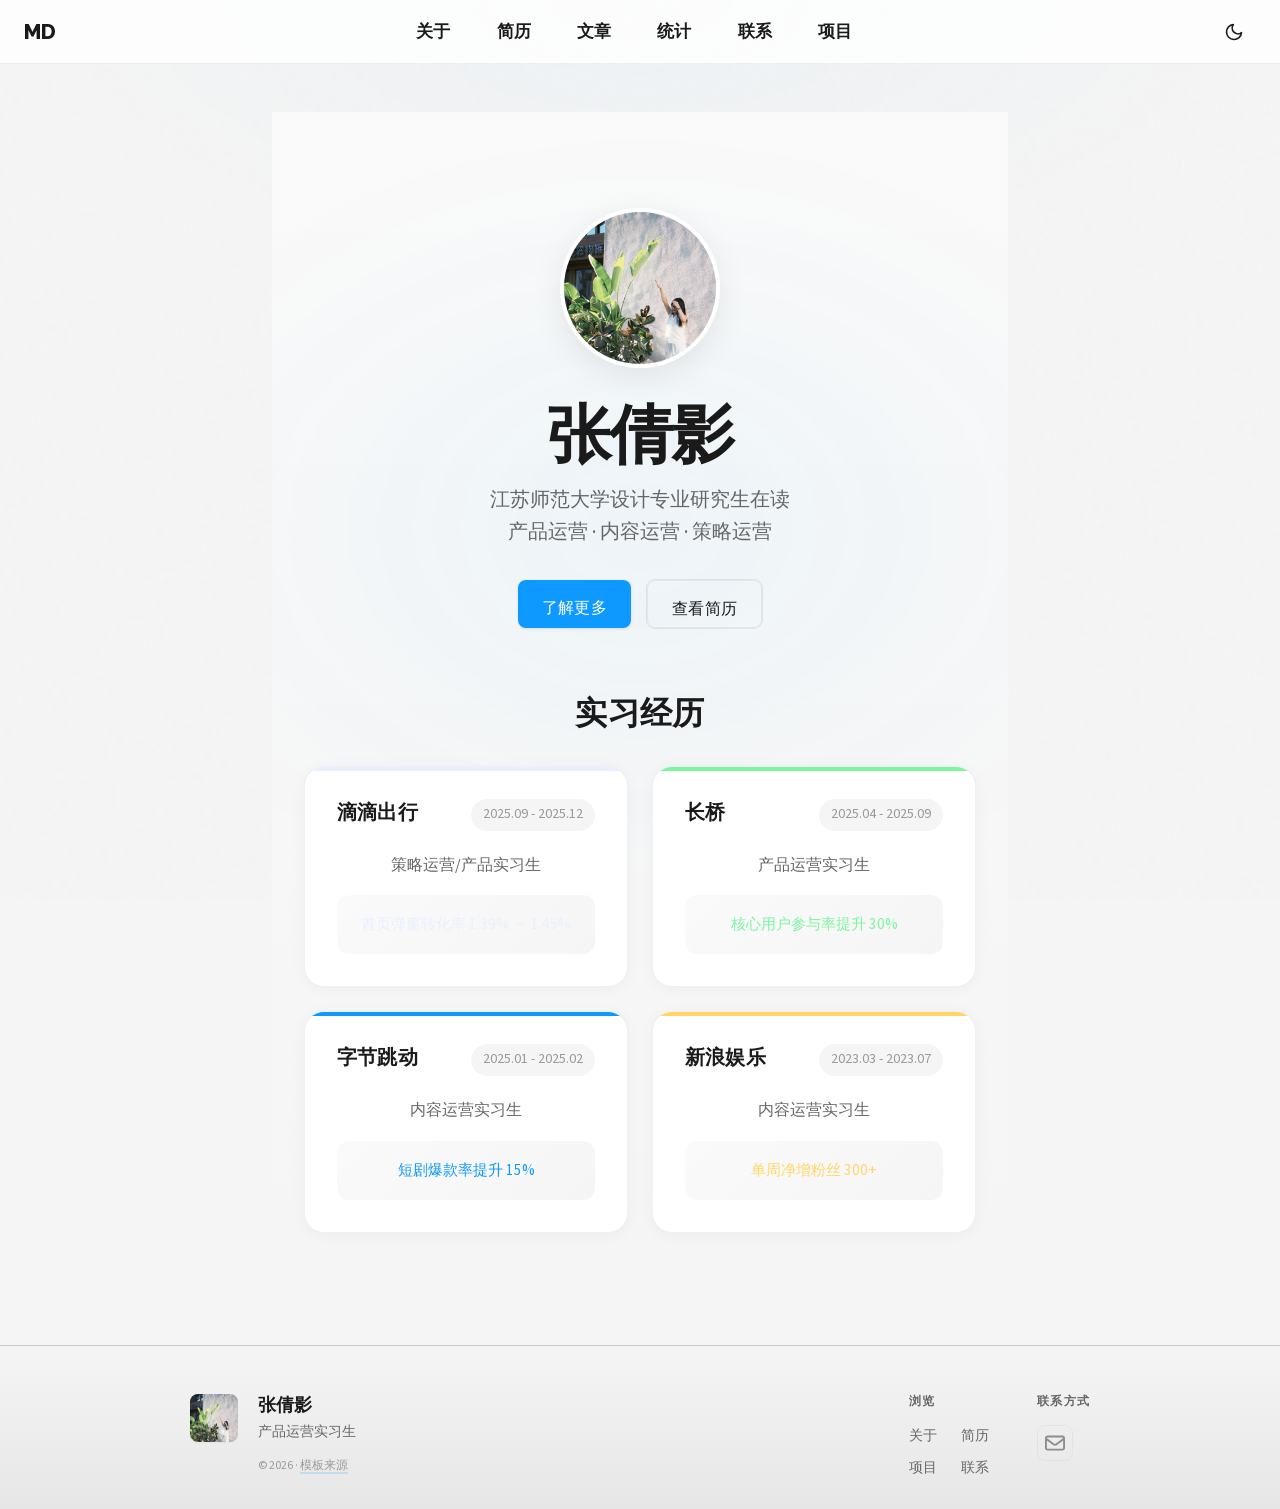
<file: index.html>
<!DOCTYPE html><!--EH5hfFubOTfuYgAp0MLqk--><html lang="en" class="source_sans_3_b4b8baf9-module__d0kohG__variable raleway_3c2bfd15-module__T0_MJG__variable"><head><meta charSet="utf-8"/><meta name="viewport" content="width=device-width, initial-scale=1"/><link rel="preload" href="/_next/static/media/47df9ba1c7236d3b-s.p.7bbb93ea.woff2" as="font" crossorigin="" type="font/woff2"/><link rel="preload" href="/_next/static/media/c825fd02acae0153-s.p.1692d83b.woff2" as="font" crossorigin="" type="font/woff2"/><link rel="preload" href="/images/me-light.jpg" as="image"/><link rel="stylesheet" href="/_next/static/chunks/00f484feee1a6010.css" data-precedence="next"/><link rel="preload" as="script" fetchPriority="low" href="/_next/static/chunks/55fff0aad5fc101e.js"/><script src="/_next/static/chunks/aa738914f7a2fc1d.js" async=""></script><script src="/_next/static/chunks/ae2a127822adcdc1.js" async=""></script><script src="/_next/static/chunks/c3f46326fa651de2.js" async=""></script><script src="/_next/static/chunks/turbopack-a39da94efcc15593.js" async=""></script><script src="/_next/static/chunks/a5694de5572f6771.js" async=""></script><script src="/_next/static/chunks/fd83b9409e91cd68.js" async=""></script><script src="/_next/static/chunks/61aaecc94655ba98.js" async=""></script><meta name="next-size-adjust" content=""/><title>张倩影</title><meta name="description" content="Co-founder &amp; CTO at Promptfoo building LLM security tools. Previously VP Engineering at Smile ID. YC alum, Stanford ICME."/><meta name="author" content="张倩影"/><meta name="keywords" content="张倩影,产品运营,内容运营,策略运营,互联网运营,设计"/><meta name="creator" content="张倩影"/><meta name="robots" content="index, follow"/><meta name="googlebot" content="index, follow, max-video-preview:-1, max-image-preview:large, max-snippet:-1"/><meta property="og:title" content="张倩影"/><meta property="og:description" content="张倩影的个人网站，设计专业研究生，有丰富的互联网运营经验，擅长内容运营、策略运营、产品运营。"/><meta property="og:url" content="https://rico-zhangqy.github.io/"/><meta property="og:site_name" content="张倩影"/><meta property="og:locale" content="en_US"/><meta property="og:image" content="https://rico-zhangqy.github.io/images/me.jpg"/><meta property="og:image:width" content="1200"/><meta property="og:image:height" content="630"/><meta property="og:image:alt" content="张倩影"/><meta property="og:type" content="website"/><meta name="twitter:card" content="summary_large_image"/><meta name="twitter:title" content="张倩影"/><meta name="twitter:description" content="张倩影的个人网站，设计专业研究生，有丰富的互联网运营经验，擅长内容运营、策略运营、产品运营。"/><meta name="twitter:image" content="https://rico-zhangqy.github.io/images/me.jpg"/><link rel="icon" href="/favicon.ico?favicon.1e9db811.ico" sizes="32x32" type="image/x-icon"/><script>(self.__next_s=self.__next_s||[]).push([0,{"children":"(function(){try{var t=localStorage.getItem('theme');if(t==='dark'||t==='light'){document.documentElement.setAttribute('data-theme',t)}else if(window.matchMedia('(prefers-color-scheme:dark)').matches){document.documentElement.setAttribute('data-theme','dark')}else{document.documentElement.setAttribute('data-theme','light')}}catch(e){}})();","id":"theme-init"}])</script><script src="/_next/static/chunks/a6dad97d9634a72d.js" noModule=""></script></head><body><div hidden=""><!--$--><!--/$--></div><div class="site-wrapper"><header class="site-header"><a class="site-logo" href="/"><span class="logo-text">MD</span></a><nav class="nav-links"><a class="nav-link " href="/about/">关于</a><a class="nav-link " href="/resume/">简历</a><a class="nav-link " href="/writing/">文章</a><a class="nav-link " href="/stats/">统计</a><a class="nav-link " href="/contact/">联系</a><a class="nav-link " href="/projects/">项目</a></nav><div class="nav-actions"><div class="theme-toggle-placeholder"></div><div class="hamburger-container"><nav class="main" id="hamburger-nav"><ul><li class="menu"><button type="button" class="hamburger-button" aria-label="Open navigation menu" aria-expanded="false" aria-controls="mobile-nav-menu"><span class="hamburger-icon"><span></span><span></span><span></span></span></button></li></ul></nav></div></div></header><div class="page-container"><main class="page-main"><script type="application/ld+json">{"@context":"https://schema.org","@type":"Person","name":"张倩影","url":"https://rico-zhangqy.github.io","image":"https://rico-zhangqy.github.io/images/me.jpg","jobTitle":"Co-founder & CTO","email":"1641753761@qq.com","sameAs":[],"worksFor":{"@type":"Organization","name":"Promptfoo","url":"https://promptfoo.dev"},"alumniOf":[{"@type":"CollegeOrUniversity","name":"Stanford University","url":"https://stanford.edu"},{"@type":"CollegeOrUniversity","name":"University at Buffalo","url":"https://buffalo.edu"}]}</script><section class="hero"><div class="hero-content"><div class="hero-left"><div class="hero-avatar"><span class="theme-portrait "><img src="/images/me-light.jpg" alt="Michael D&#x27;Angelo" width="160" height="160" loading="eager" decoding="async" class="theme-portrait-light"/><img src="/images/me-dark.jpg" alt="Michael D&#x27;Angelo" width="160" height="160" loading="lazy" decoding="async" class="theme-portrait-dark" aria-hidden="true"/></span></div><h1 class="hero-title"><span class="hero-name">张倩影</span></h1><p class="hero-tagline">江苏师范大学设计专业研究生在读<br/>产品运营 · 内容运营 · 策略运营</p><div class="hero-cta"><a class="button button-primary" href="/about/">了解更多</a><a class="button button-secondary" href="/resume/">查看简历</a></div></div><div class="hero-right"><h3 class="internships-title">实习经历</h3><div class="internships-grid"><div class="internship-card" style="--card-color:#e6f0ff"><div class="card-header"><h4 class="company-name">滴滴出行</h4><span class="period">2025.09 - 2025.12</span></div><p class="role">策略运营/产品实习生</p><div class="highlight"><span class="highlight-text">首页弹窗转化率 1.39% → 1.45%</span></div></div><div class="internship-card" style="--card-color:#7bf5a0"><div class="card-header"><h4 class="company-name">长桥</h4><span class="period">2025.04 - 2025.09</span></div><p class="role">产品运营实习生</p><div class="highlight"><span class="highlight-text">核心用户参与率提升 30%</span></div></div><div class="internship-card" style="--card-color:#0d99ff"><div class="card-header"><h4 class="company-name">字节跳动</h4><span class="period">2025.01 - 2025.02</span></div><p class="role">内容运营实习生</p><div class="highlight"><span class="highlight-text">短剧爆款率提升 15%</span></div></div><div class="internship-card" style="--card-color:#ffd666"><div class="card-header"><h4 class="company-name">新浪娱乐</h4><span class="period">2023.03 - 2023.07</span></div><p class="role">内容运营实习生</p><div class="highlight"><span class="highlight-text">单周净增粉丝 300+</span></div></div></div></div></div><div class="hero-bg" aria-hidden="true"><div class="hero-gradient"></div></div></section></main><footer class="site-footer-new"><div class="footer-content"><div class="footer-identity"><a class="footer-avatar" href="/"><span class="theme-portrait "><img src="/images/me-light.jpg" alt="Michael D&#x27;Angelo" width="80" height="80" loading="lazy" decoding="async" class="theme-portrait-light"/><img src="/images/me-dark.jpg" alt="Michael D&#x27;Angelo" width="80" height="80" loading="lazy" decoding="async" class="theme-portrait-dark" aria-hidden="true"/></span></a><div class="footer-info"><h3>张倩影</h3><p class="footer-role">产品运营实习生</p><p class="footer-copyright">© <!-- -->2026<!-- --> ·<!-- --> <a href="https://github.com/mldangelo/personal-site" target="_blank" rel="noopener noreferrer">模板来源</a></p></div></div><div class="footer-right"><nav class="footer-links" aria-labelledby="footer-links-heading"><h4 id="footer-links-heading" class="footer-links-label">浏览</h4><div class="footer-links-grid"><a href="/about/">关于</a><a href="/resume/">简历</a><a href="/projects/">项目</a><a href="/contact/">联系</a></div></nav><div class="footer-social" aria-labelledby="footer-social-heading"><h4 id="footer-social-heading" class="footer-social-label">联系方式</h4><ul class="icons"><li><a href="mailto:1641753761@qq.com" aria-label="邮箱 (opens in new tab)" target="_blank" rel="noopener noreferrer"><svg data-prefix="far" data-icon="envelope" class="svg-inline--fa fa-envelope size-5" role="img" viewBox="0 0 512 512" aria-hidden="true"><path fill="currentColor" d="M61.4 64C27.5 64 0 91.5 0 125.4 0 126.3 0 127.1 .1 128L0 128 0 384c0 35.3 28.7 64 64 64l384 0c35.3 0 64-28.7 64-64l0-256-.1 0c0-.9 .1-1.7 .1-2.6 0-33.9-27.5-61.4-61.4-61.4L61.4 64zM464 192.3L464 384c0 8.8-7.2 16-16 16L64 400c-8.8 0-16-7.2-16-16l0-191.7 154.8 117.4c31.4 23.9 74.9 23.9 106.4 0L464 192.3zM48 125.4C48 118 54 112 61.4 112l389.2 0c7.4 0 13.4 6 13.4 13.4 0 4.2-2 8.2-5.3 10.7L280.2 271.5c-14.3 10.8-34.1 10.8-48.4 0L53.3 136.1c-3.3-2.5-5.3-6.5-5.3-10.7z"></path></svg></a></li></ul></div></div></div></footer></div><!--$--><!--/$--></div><script src="/_next/static/chunks/55fff0aad5fc101e.js" id="_R_" async=""></script><script>(self.__next_f=self.__next_f||[]).push([0])</script><script>self.__next_f.push([1,"1:\"$Sreact.fragment\"\n2:I[75528,[\"/_next/static/chunks/a5694de5572f6771.js\"],\"\"]\n3:I[54511,[\"/_next/static/chunks/a5694de5572f6771.js\"],\"default\"]\n4:I[3586,[\"/_next/static/chunks/a5694de5572f6771.js\"],\"default\"]\n5:I[40456,[\"/_next/static/chunks/fd83b9409e91cd68.js\",\"/_next/static/chunks/61aaecc94655ba98.js\"],\"default\"]\n6:I[64934,[\"/_next/static/chunks/fd83b9409e91cd68.js\",\"/_next/static/chunks/61aaecc94655ba98.js\"],\"default\"]\n7:I[59599,[\"/_next/static/chunks/a5694de5572f6771.js\"],\"\"]\nf:I[50256,[],\"default\"]\n:HL[\"/_next/static/chunks/00f484feee1a6010.css\",\"style\"]\n:HL[\"/_next/static/media/47df9ba1c7236d3b-s.p.7bbb93ea.woff2\",\"font\",{\"crossOrigin\":\"\",\"type\":\"font/woff2\"}]\n:HL[\"/_next/static/media/c825fd02acae0153-s.p.1692d83b.woff2\",\"font\",{\"crossOrigin\":\"\",\"type\":\"font/woff2\"}]\n:HL[\"/images/me-light.jpg\",\"image\"]\n"])</script><script>self.__next_f.push([1,"0:{\"P\":null,\"b\":\"EH5hfFubOTfuYgAp0MLqk\",\"c\":[\"\",\"\"],\"q\":\"\",\"i\":false,\"f\":[[[\"\",{\"children\":[\"__PAGE__\",{}]},\"$undefined\",\"$undefined\",true],[[\"$\",\"$1\",\"c\",{\"children\":[[[\"$\",\"link\",\"0\",{\"rel\":\"stylesheet\",\"href\":\"/_next/static/chunks/00f484feee1a6010.css\",\"precedence\":\"next\",\"crossOrigin\":\"$undefined\",\"nonce\":\"$undefined\"}],[\"$\",\"script\",\"script-0\",{\"src\":\"/_next/static/chunks/a5694de5572f6771.js\",\"async\":true,\"nonce\":\"$undefined\"}]],[\"$\",\"html\",null,{\"lang\":\"en\",\"className\":\"source_sans_3_b4b8baf9-module__d0kohG__variable raleway_3c2bfd15-module__T0_MJG__variable\",\"suppressHydrationWarning\":true,\"children\":[[\"$\",\"head\",null,{\"children\":[\"$\",\"$L2\",null,{\"id\":\"theme-init\",\"strategy\":\"beforeInteractive\",\"children\":\"(function(){try{var t=localStorage.getItem('theme');if(t==='dark'||t==='light'){document.documentElement.setAttribute('data-theme',t)}else if(window.matchMedia('(prefers-color-scheme:dark)').matches){document.documentElement.setAttribute('data-theme','dark')}else{document.documentElement.setAttribute('data-theme','light')}}catch(e){}})();\"}]}],[\"$\",\"body\",null,{\"children\":[[\"$\",\"$L3\",null,{}],[\"$\",\"div\",null,{\"className\":\"site-wrapper\",\"children\":[[\"$\",\"$L4\",null,{}],[\"$\",\"$L5\",null,{\"parallelRouterKey\":\"children\",\"error\":\"$undefined\",\"errorStyles\":\"$undefined\",\"errorScripts\":\"$undefined\",\"template\":[\"$\",\"$L6\",null,{}],\"templateStyles\":\"$undefined\",\"templateScripts\":\"$undefined\",\"notFound\":[[\"$\",\"main\",null,{\"className\":\"not-found-page\",\"children\":[\"$\",\"div\",null,{\"className\":\"not-found-content\",\"children\":[[\"$\",\"span\",null,{\"className\":\"not-found-code\",\"children\":\"404\"}],[\"$\",\"h1\",null,{\"className\":\"not-found-title\",\"children\":\"Page Not Found\"}],[\"$\",\"p\",null,{\"className\":\"not-found-message\",\"children\":\"The page you're looking for doesn't exist or has been moved.\"}],[\"$\",\"div\",null,{\"className\":\"not-found-actions\",\"children\":[[\"$\",\"$L7\",null,{\"href\":\"/\",\"className\":\"not-found-button\",\"children\":\"Go Home\"}],[\"$\",\"$L7\",null,{\"href\":\"/contact\",\"className\":\"not-found-link\",\"children\":\"Contact Me\"}]]}]]}]}],[]],\"forbidden\":\"$undefined\",\"unauthorized\":\"$undefined\"}]]}],null]}]]}]]}],{\"children\":[[\"$\",\"$1\",\"c\",{\"children\":[[\"$\",\"div\",null,{\"className\":\"page-container\",\"children\":[[\"$\",\"main\",null,{\"className\":\"page-main\",\"children\":[[\"$\",\"script\",null,{\"type\":\"application/ld+json\",\"dangerouslySetInnerHTML\":{\"__html\":\"{\\\"@context\\\":\\\"https://schema.org\\\",\\\"@type\\\":\\\"Person\\\",\\\"name\\\":\\\"张倩影\\\",\\\"url\\\":\\\"https://rico-zhangqy.github.io\\\",\\\"image\\\":\\\"https://rico-zhangqy.github.io/images/me.jpg\\\",\\\"jobTitle\\\":\\\"Co-founder \u0026 CTO\\\",\\\"email\\\":\\\"1641753761@qq.com\\\",\\\"sameAs\\\":[],\\\"worksFor\\\":{\\\"@type\\\":\\\"Organization\\\",\\\"name\\\":\\\"Promptfoo\\\",\\\"url\\\":\\\"https://promptfoo.dev\\\"},\\\"alumniOf\\\":[{\\\"@type\\\":\\\"CollegeOrUniversity\\\",\\\"name\\\":\\\"Stanford University\\\",\\\"url\\\":\\\"https://stanford.edu\\\"},{\\\"@type\\\":\\\"CollegeOrUniversity\\\",\\\"name\\\":\\\"University at Buffalo\\\",\\\"url\\\":\\\"https://buffalo.edu\\\"}]}\"}}],[\"$\",\"section\",null,{\"className\":\"hero\",\"children\":[[\"$\",\"div\",null,{\"className\":\"hero-content\",\"children\":[[\"$\",\"div\",null,{\"className\":\"hero-left\",\"children\":[[\"$\",\"div\",null,{\"className\":\"hero-avatar\",\"children\":[\"$\",\"span\",null,{\"className\":\"theme-portrait \",\"children\":[[\"$\",\"img\",null,{\"src\":\"/images/me-light.jpg\",\"alt\":\"Michael D'Angelo\",\"width\":160,\"height\":160,\"loading\":\"eager\",\"decoding\":\"async\",\"className\":\"theme-portrait-light\"}],[\"$\",\"img\",null,{\"src\":\"/images/me-dark.jpg\",\"alt\":\"Michael D'Angelo\",\"width\":160,\"height\":160,\"loading\":\"lazy\",\"decoding\":\"async\",\"className\":\"theme-portrait-dark\",\"aria-hidden\":\"true\"}]]}]}],[\"$\",\"h1\",null,{\"className\":\"hero-title\",\"children\":[\"$\",\"span\",null,{\"className\":\"hero-name\",\"children\":\"张倩影\"}]}],[\"$\",\"p\",null,{\"className\":\"hero-tagline\",\"children\":[\"江苏师范大学设计专业研究生在读\",[\"$\",\"br\",null,{}],\"产品运营 · 内容运营 · 策略运营\"]}],[\"$\",\"div\",null,{\"className\":\"hero-cta\",\"children\":[[\"$\",\"$L7\",null,{\"href\":\"/about\",\"className\":\"button button-primary\",\"children\":\"了解更多\"}],[\"$\",\"$L7\",null,{\"href\":\"/resume\",\"className\":\"button button-secondary\",\"children\":\"查看简历\"}]]}]]}],[\"$\",\"div\",null,{\"className\":\"hero-right\",\"children\":[[\"$\",\"h3\",null,{\"className\":\"internships-title\",\"children\":\"实习经历\"}],[\"$\",\"div\",null,{\"className\":\"internships-grid\",\"children\":[[\"$\",\"div\",\"滴滴出行\",{\"className\":\"internship-card\",\"style\":{\"--card-color\":\"#e6f0ff\"},\"children\":[[\"$\",\"div\",null,{\"className\":\"card-header\",\"children\":[[\"$\",\"h4\",null,{\"className\":\"company-name\",\"children\":\"滴滴出行\"}],[\"$\",\"span\",null,{\"className\":\"period\",\"children\":\"2025.09 - 2025.12\"}]]}],[\"$\",\"p\",null,{\"className\":\"role\",\"children\":\"策略运营/产品实习生\"}],[\"$\",\"div\",null,{\"className\":\"highlight\",\"children\":[\"$\",\"span\",null,{\"className\":\"highlight-text\",\"children\":\"首页弹窗转化率 1.39% → 1.45%\"}]}]]}],\"$L8\",\"$L9\",\"$La\"]}]]}]]}],\"$Lb\"]}]]}],\"$Lc\"]}],null,\"$Ld\"]}],{},null,false,false]},null,false,false],\"$Le\",false]],\"m\":\"$undefined\",\"G\":[\"$f\",[]],\"S\":true}\n"])</script><script>self.__next_f.push([1,"10:I[93151,[\"/_next/static/chunks/fd83b9409e91cd68.js\",\"/_next/static/chunks/61aaecc94655ba98.js\"],\"OutletBoundary\"]\n11:\"$Sreact.suspense\"\n13:I[93151,[\"/_next/static/chunks/fd83b9409e91cd68.js\",\"/_next/static/chunks/61aaecc94655ba98.js\"],\"ViewportBoundary\"]\n15:I[93151,[\"/_next/static/chunks/fd83b9409e91cd68.js\",\"/_next/static/chunks/61aaecc94655ba98.js\"],\"MetadataBoundary\"]\n8:[\"$\",\"div\",\"长桥\",{\"className\":\"internship-card\",\"style\":{\"--card-color\":\"#7bf5a0\"},\"children\":[[\"$\",\"div\",null,{\"className\":\"card-header\",\"children\":[[\"$\",\"h4\",null,{\"className\":\"company-name\",\"children\":\"长桥\"}],[\"$\",\"span\",null,{\"className\":\"period\",\"children\":\"2025.04 - 2025.09\"}]]}],[\"$\",\"p\",null,{\"className\":\"role\",\"children\":\"产品运营实习生\"}],[\"$\",\"div\",null,{\"className\":\"highlight\",\"children\":[\"$\",\"span\",null,{\"className\":\"highlight-text\",\"children\":\"核心用户参与率提升 30%\"}]}]]}]\n9:[\"$\",\"div\",\"字节跳动\",{\"className\":\"internship-card\",\"style\":{\"--card-color\":\"#0d99ff\"},\"children\":[[\"$\",\"div\",null,{\"className\":\"card-header\",\"children\":[[\"$\",\"h4\",null,{\"className\":\"company-name\",\"children\":\"字节跳动\"}],[\"$\",\"span\",null,{\"className\":\"period\",\"children\":\"2025.01 - 2025.02\"}]]}],[\"$\",\"p\",null,{\"className\":\"role\",\"children\":\"内容运营实习生\"}],[\"$\",\"div\",null,{\"className\":\"highlight\",\"children\":[\"$\",\"span\",null,{\"className\":\"highlight-text\",\"children\":\"短剧爆款率提升 15%\"}]}]]}]\na:[\"$\",\"div\",\"新浪娱乐\",{\"className\":\"internship-card\",\"style\":{\"--card-color\":\"#ffd666\"},\"children\":[[\"$\",\"div\",null,{\"className\":\"card-header\",\"children\":[[\"$\",\"h4\",null,{\"className\":\"company-name\",\"children\":\"新浪娱乐\"}],[\"$\",\"span\",null,{\"className\":\"period\",\"children\":\"2023.03 - 2023.07\"}]]}],[\"$\",\"p\",null,{\"className\":\"role\",\"children\":\"内容运营实习生\"}],[\"$\",\"div\",null,{\"className\":\"highlight\",\"children\":[\"$\",\"span\",null,{\"className\":\"highlight-text\",\"children\":\"单周净增粉丝 300+\"}]}]]}]\nb:[\"$\",\"div\",null,{\"className\":\"hero-bg\",\"aria-hidden\":\"true\",\"children\":[\"$\",\"div\",null,{\"className\":\"hero-gradient\"}]}]\n"])</script><script>self.__next_f.push([1,"c:[\"$\",\"footer\",null,{\"className\":\"site-footer-new\",\"children\":[\"$\",\"div\",null,{\"className\":\"footer-content\",\"children\":[[\"$\",\"div\",null,{\"className\":\"footer-identity\",\"children\":[[\"$\",\"$L7\",null,{\"href\":\"/\",\"className\":\"footer-avatar\",\"children\":[\"$\",\"span\",null,{\"className\":\"theme-portrait \",\"children\":[[\"$\",\"img\",null,{\"src\":\"/images/me-light.jpg\",\"alt\":\"Michael D'Angelo\",\"width\":80,\"height\":80,\"loading\":\"lazy\",\"decoding\":\"async\",\"className\":\"theme-portrait-light\"}],[\"$\",\"img\",null,{\"src\":\"/images/me-dark.jpg\",\"alt\":\"Michael D'Angelo\",\"width\":80,\"height\":80,\"loading\":\"lazy\",\"decoding\":\"async\",\"className\":\"theme-portrait-dark\",\"aria-hidden\":\"true\"}]]}]}],[\"$\",\"div\",null,{\"className\":\"footer-info\",\"children\":[[\"$\",\"h3\",null,{\"children\":\"张倩影\"}],[\"$\",\"p\",null,{\"className\":\"footer-role\",\"children\":\"产品运营实习生\"}],[\"$\",\"p\",null,{\"className\":\"footer-copyright\",\"children\":[\"© \",2026,\" ·\",\" \",[\"$\",\"a\",null,{\"href\":\"https://github.com/mldangelo/personal-site\",\"target\":\"_blank\",\"rel\":\"noopener noreferrer\",\"children\":\"模板来源\"}]]}]]}]]}],[\"$\",\"div\",null,{\"className\":\"footer-right\",\"children\":[[\"$\",\"nav\",null,{\"className\":\"footer-links\",\"aria-labelledby\":\"footer-links-heading\",\"children\":[[\"$\",\"h4\",null,{\"id\":\"footer-links-heading\",\"className\":\"footer-links-label\",\"children\":\"浏览\"}],[\"$\",\"div\",null,{\"className\":\"footer-links-grid\",\"children\":[[\"$\",\"$L7\",null,{\"href\":\"/about\",\"children\":\"关于\"}],[\"$\",\"$L7\",null,{\"href\":\"/resume\",\"children\":\"简历\"}],[\"$\",\"$L7\",null,{\"href\":\"/projects\",\"children\":\"项目\"}],[\"$\",\"$L7\",null,{\"href\":\"/contact\",\"children\":\"联系\"}]]}]]}],[\"$\",\"div\",null,{\"className\":\"footer-social\",\"aria-labelledby\":\"footer-social-heading\",\"children\":[[\"$\",\"h4\",null,{\"id\":\"footer-social-heading\",\"className\":\"footer-social-label\",\"children\":\"联系方式\"}],[\"$\",\"ul\",null,{\"className\":\"icons\",\"children\":[[\"$\",\"li\",\"邮箱\",{\"children\":[\"$\",\"a\",null,{\"href\":\"mailto:1641753761@qq.com\",\"aria-label\":\"邮箱 (opens in new tab)\",\"target\":\"_blank\",\"rel\":\"noopener noreferrer\",\"children\":[\"$\",\"svg\",null,{\"data-prefix\":\"far\",\"data-icon\":\"envelope\",\"className\":\"svg-inline--fa fa-envelope size-5\",\"role\":\"img\",\"viewBox\":\"0 0 512 512\",\"aria-hidden\":\"true\",\"ref\":\"$undefined\",\"children\":[\"$\",\"path\",null,{\"fill\":\"currentColor\",\"d\":\"M61.4 64C27.5 64 0 91.5 0 125.4 0 126.3 0 127.1 .1 128L0 128 0 384c0 35.3 28.7 64 64 64l384 0c35.3 0 64-28.7 64-64l0-256-.1 0c0-.9 .1-1.7 .1-2.6 0-33.9-27.5-61.4-61.4-61.4L61.4 64zM464 192.3L464 384c0 8.8-7.2 16-16 16L64 400c-8.8 0-16-7.2-16-16l0-191.7 154.8 117.4c31.4 23.9 74.9 23.9 106.4 0L464 192.3zM48 125.4C48 118 54 112 61.4 112l389.2 0c7.4 0 13.4 6 13.4 13.4 0 4.2-2 8.2-5.3 10.7L280.2 271.5c-14.3 10.8-34.1 10.8-48.4 0L53.3 136.1c-3.3-2.5-5.3-6.5-5.3-10.7z\"}]}]}]}]]}]]}]]}]]}]}]\n"])</script><script>self.__next_f.push([1,"d:[\"$\",\"$L10\",null,{\"children\":[\"$\",\"$11\",null,{\"name\":\"Next.MetadataOutlet\",\"children\":\"$@12\"}]}]\ne:[\"$\",\"$1\",\"h\",{\"children\":[null,[\"$\",\"$L13\",null,{\"children\":\"$L14\"}],[\"$\",\"div\",null,{\"hidden\":true,\"children\":[\"$\",\"$L15\",null,{\"children\":[\"$\",\"$11\",null,{\"name\":\"Next.Metadata\",\"children\":\"$L16\"}]}]}],[\"$\",\"meta\",null,{\"name\":\"next-size-adjust\",\"content\":\"\"}]]}]\n"])</script><script>self.__next_f.push([1,"14:[[\"$\",\"meta\",\"0\",{\"charSet\":\"utf-8\"}],[\"$\",\"meta\",\"1\",{\"name\":\"viewport\",\"content\":\"width=device-width, initial-scale=1\"}]]\n"])</script><script>self.__next_f.push([1,"17:I[82766,[\"/_next/static/chunks/fd83b9409e91cd68.js\",\"/_next/static/chunks/61aaecc94655ba98.js\"],\"IconMark\"]\n12:null\n"])</script><script>self.__next_f.push([1,"16:[[\"$\",\"title\",\"0\",{\"children\":\"张倩影\"}],[\"$\",\"meta\",\"1\",{\"name\":\"description\",\"content\":\"Co-founder \u0026 CTO at Promptfoo building LLM security tools. Previously VP Engineering at Smile ID. YC alum, Stanford ICME.\"}],[\"$\",\"meta\",\"2\",{\"name\":\"author\",\"content\":\"张倩影\"}],[\"$\",\"meta\",\"3\",{\"name\":\"keywords\",\"content\":\"张倩影,产品运营,内容运营,策略运营,互联网运营,设计\"}],[\"$\",\"meta\",\"4\",{\"name\":\"creator\",\"content\":\"张倩影\"}],[\"$\",\"meta\",\"5\",{\"name\":\"robots\",\"content\":\"index, follow\"}],[\"$\",\"meta\",\"6\",{\"name\":\"googlebot\",\"content\":\"index, follow, max-video-preview:-1, max-image-preview:large, max-snippet:-1\"}],[\"$\",\"meta\",\"7\",{\"property\":\"og:title\",\"content\":\"张倩影\"}],[\"$\",\"meta\",\"8\",{\"property\":\"og:description\",\"content\":\"张倩影的个人网站，设计专业研究生，有丰富的互联网运营经验，擅长内容运营、策略运营、产品运营。\"}],[\"$\",\"meta\",\"9\",{\"property\":\"og:url\",\"content\":\"https://rico-zhangqy.github.io/\"}],[\"$\",\"meta\",\"10\",{\"property\":\"og:site_name\",\"content\":\"张倩影\"}],[\"$\",\"meta\",\"11\",{\"property\":\"og:locale\",\"content\":\"en_US\"}],[\"$\",\"meta\",\"12\",{\"property\":\"og:image\",\"content\":\"https://rico-zhangqy.github.io/images/me.jpg\"}],[\"$\",\"meta\",\"13\",{\"property\":\"og:image:width\",\"content\":\"1200\"}],[\"$\",\"meta\",\"14\",{\"property\":\"og:image:height\",\"content\":\"630\"}],[\"$\",\"meta\",\"15\",{\"property\":\"og:image:alt\",\"content\":\"张倩影\"}],[\"$\",\"meta\",\"16\",{\"property\":\"og:type\",\"content\":\"website\"}],[\"$\",\"meta\",\"17\",{\"name\":\"twitter:card\",\"content\":\"summary_large_image\"}],[\"$\",\"meta\",\"18\",{\"name\":\"twitter:title\",\"content\":\"张倩影\"}],[\"$\",\"meta\",\"19\",{\"name\":\"twitter:description\",\"content\":\"张倩影的个人网站，设计专业研究生，有丰富的互联网运营经验，擅长内容运营、策略运营、产品运营。\"}],[\"$\",\"meta\",\"20\",{\"name\":\"twitter:image\",\"content\":\"https://rico-zhangqy.github.io/images/me.jpg\"}],[\"$\",\"link\",\"21\",{\"rel\":\"icon\",\"href\":\"/favicon.ico?favicon.1e9db811.ico\",\"sizes\":\"32x32\",\"type\":\"image/x-icon\"}],[\"$\",\"$L17\",\"22\",{}]]\n"])</script></body></html>
</file>
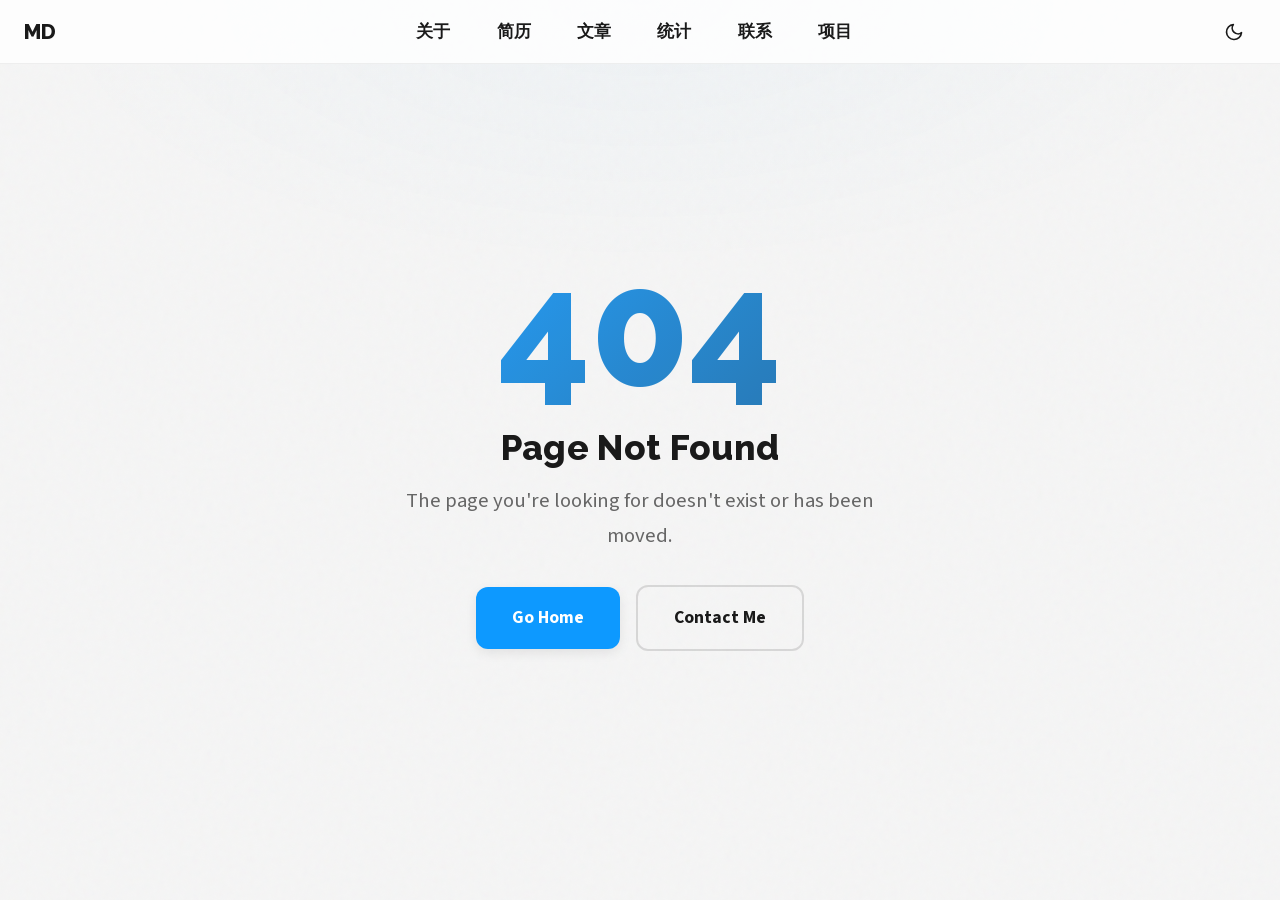
<file: 404/index.html>
<!DOCTYPE html><!--EH5hfFubOTfuYgAp0MLqk--><html lang="en" class="source_sans_3_b4b8baf9-module__d0kohG__variable raleway_3c2bfd15-module__T0_MJG__variable"><head><meta charSet="utf-8"/><meta name="viewport" content="width=device-width, initial-scale=1"/><link rel="stylesheet" href="/_next/static/chunks/00f484feee1a6010.css" data-precedence="next"/><link rel="preload" as="script" fetchPriority="low" href="/_next/static/chunks/55fff0aad5fc101e.js"/><script src="/_next/static/chunks/aa738914f7a2fc1d.js" async=""></script><script src="/_next/static/chunks/ae2a127822adcdc1.js" async=""></script><script src="/_next/static/chunks/c3f46326fa651de2.js" async=""></script><script src="/_next/static/chunks/turbopack-a39da94efcc15593.js" async=""></script><script src="/_next/static/chunks/a5694de5572f6771.js" async=""></script><script src="/_next/static/chunks/fd83b9409e91cd68.js" async=""></script><script src="/_next/static/chunks/61aaecc94655ba98.js" async=""></script><meta name="robots" content="noindex"/><meta name="next-size-adjust" content=""/><title>Page Not Found | 张倩影</title><meta name="description" content="The page you are looking for could not be found."/><meta name="author" content="张倩影"/><meta name="keywords" content="张倩影,产品运营,内容运营,策略运营,互联网运营,设计"/><meta name="creator" content="张倩影"/><meta name="robots" content="index, follow"/><meta name="googlebot" content="index, follow, max-video-preview:-1, max-image-preview:large, max-snippet:-1"/><meta property="og:title" content="张倩影"/><meta property="og:description" content="张倩影的个人网站，设计专业研究生，有丰富的互联网运营经验，擅长内容运营、策略运营、产品运营。"/><meta property="og:url" content="https://rico-zhangqy.github.io/"/><meta property="og:site_name" content="张倩影"/><meta property="og:locale" content="en_US"/><meta property="og:image" content="https://rico-zhangqy.github.io/images/me.jpg"/><meta property="og:image:width" content="1200"/><meta property="og:image:height" content="630"/><meta property="og:image:alt" content="张倩影"/><meta property="og:type" content="website"/><meta name="twitter:card" content="summary_large_image"/><meta name="twitter:title" content="张倩影"/><meta name="twitter:description" content="张倩影的个人网站，设计专业研究生，有丰富的互联网运营经验，擅长内容运营、策略运营、产品运营。"/><meta name="twitter:image" content="https://rico-zhangqy.github.io/images/me.jpg"/><link rel="icon" href="/favicon.ico?favicon.1e9db811.ico" sizes="32x32" type="image/x-icon"/><script>(self.__next_s=self.__next_s||[]).push([0,{"children":"(function(){try{var t=localStorage.getItem('theme');if(t==='dark'||t==='light'){document.documentElement.setAttribute('data-theme',t)}else if(window.matchMedia('(prefers-color-scheme:dark)').matches){document.documentElement.setAttribute('data-theme','dark')}else{document.documentElement.setAttribute('data-theme','light')}}catch(e){}})();","id":"theme-init"}])</script><script src="/_next/static/chunks/a6dad97d9634a72d.js" noModule=""></script></head><body><div hidden=""><!--$--><!--/$--></div><div class="site-wrapper"><header class="site-header"><a class="site-logo" href="/"><span class="logo-text">MD</span></a><nav class="nav-links"><a class="nav-link " href="/about/">关于</a><a class="nav-link " href="/resume/">简历</a><a class="nav-link " href="/writing/">文章</a><a class="nav-link " href="/stats/">统计</a><a class="nav-link " href="/contact/">联系</a><a class="nav-link " href="/projects/">项目</a></nav><div class="nav-actions"><div class="theme-toggle-placeholder"></div><div class="hamburger-container"><nav class="main" id="hamburger-nav"><ul><li class="menu"><button type="button" class="hamburger-button" aria-label="Open navigation menu" aria-expanded="false" aria-controls="mobile-nav-menu"><span class="hamburger-icon"><span></span><span></span><span></span></span></button></li></ul></nav></div></div></header><main class="not-found-page"><div class="not-found-content"><span class="not-found-code">404</span><h1 class="not-found-title">Page Not Found</h1><p class="not-found-message">The page you&#x27;re looking for doesn&#x27;t exist or has been moved.</p><div class="not-found-actions"><a class="not-found-button" href="/">Go Home</a><a class="not-found-link" href="/contact/">Contact Me</a></div></div></main><!--$--><!--/$--></div><script src="/_next/static/chunks/55fff0aad5fc101e.js" id="_R_" async=""></script><script>(self.__next_f=self.__next_f||[]).push([0])</script><script>self.__next_f.push([1,"1:\"$Sreact.fragment\"\n2:I[75528,[\"/_next/static/chunks/a5694de5572f6771.js\"],\"\"]\n3:I[54511,[\"/_next/static/chunks/a5694de5572f6771.js\"],\"default\"]\n4:I[3586,[\"/_next/static/chunks/a5694de5572f6771.js\"],\"default\"]\n5:I[40456,[\"/_next/static/chunks/fd83b9409e91cd68.js\",\"/_next/static/chunks/61aaecc94655ba98.js\"],\"default\"]\n6:I[64934,[\"/_next/static/chunks/fd83b9409e91cd68.js\",\"/_next/static/chunks/61aaecc94655ba98.js\"],\"default\"]\n7:I[59599,[\"/_next/static/chunks/a5694de5572f6771.js\"],\"\"]\n8:I[93151,[\"/_next/static/chunks/fd83b9409e91cd68.js\",\"/_next/static/chunks/61aaecc94655ba98.js\"],\"OutletBoundary\"]\n9:\"$Sreact.suspense\"\nb:I[93151,[\"/_next/static/chunks/fd83b9409e91cd68.js\",\"/_next/static/chunks/61aaecc94655ba98.js\"],\"ViewportBoundary\"]\nd:I[93151,[\"/_next/static/chunks/fd83b9409e91cd68.js\",\"/_next/static/chunks/61aaecc94655ba98.js\"],\"MetadataBoundary\"]\nf:I[50256,[\"/_next/static/chunks/fd83b9409e91cd68.js\",\"/_next/static/chunks/61aaecc94655ba98.js\"],\"default\"]\n:HL[\"/_next/static/chunks/00f484feee1a6010.css\",\"style\"]\n"])</script><script>self.__next_f.push([1,"0:{\"P\":null,\"b\":\"EH5hfFubOTfuYgAp0MLqk\",\"c\":[\"\",\"_not-found\",\"\"],\"q\":\"\",\"i\":false,\"f\":[[[\"\",{\"children\":[\"/_not-found\",{\"children\":[\"__PAGE__\",{}]}]},\"$undefined\",\"$undefined\",true],[[\"$\",\"$1\",\"c\",{\"children\":[[[\"$\",\"link\",\"0\",{\"rel\":\"stylesheet\",\"href\":\"/_next/static/chunks/00f484feee1a6010.css\",\"precedence\":\"next\",\"crossOrigin\":\"$undefined\",\"nonce\":\"$undefined\"}],[\"$\",\"script\",\"script-0\",{\"src\":\"/_next/static/chunks/a5694de5572f6771.js\",\"async\":true,\"nonce\":\"$undefined\"}]],[\"$\",\"html\",null,{\"lang\":\"en\",\"className\":\"source_sans_3_b4b8baf9-module__d0kohG__variable raleway_3c2bfd15-module__T0_MJG__variable\",\"suppressHydrationWarning\":true,\"children\":[[\"$\",\"head\",null,{\"children\":[\"$\",\"$L2\",null,{\"id\":\"theme-init\",\"strategy\":\"beforeInteractive\",\"children\":\"(function(){try{var t=localStorage.getItem('theme');if(t==='dark'||t==='light'){document.documentElement.setAttribute('data-theme',t)}else if(window.matchMedia('(prefers-color-scheme:dark)').matches){document.documentElement.setAttribute('data-theme','dark')}else{document.documentElement.setAttribute('data-theme','light')}}catch(e){}})();\"}]}],[\"$\",\"body\",null,{\"children\":[[\"$\",\"$L3\",null,{}],[\"$\",\"div\",null,{\"className\":\"site-wrapper\",\"children\":[[\"$\",\"$L4\",null,{}],[\"$\",\"$L5\",null,{\"parallelRouterKey\":\"children\",\"error\":\"$undefined\",\"errorStyles\":\"$undefined\",\"errorScripts\":\"$undefined\",\"template\":[\"$\",\"$L6\",null,{}],\"templateStyles\":\"$undefined\",\"templateScripts\":\"$undefined\",\"notFound\":[[\"$\",\"main\",null,{\"className\":\"not-found-page\",\"children\":[\"$\",\"div\",null,{\"className\":\"not-found-content\",\"children\":[[\"$\",\"span\",null,{\"className\":\"not-found-code\",\"children\":\"404\"}],[\"$\",\"h1\",null,{\"className\":\"not-found-title\",\"children\":\"Page Not Found\"}],[\"$\",\"p\",null,{\"className\":\"not-found-message\",\"children\":\"The page you're looking for doesn't exist or has been moved.\"}],[\"$\",\"div\",null,{\"className\":\"not-found-actions\",\"children\":[[\"$\",\"$L7\",null,{\"href\":\"/\",\"className\":\"not-found-button\",\"children\":\"Go Home\"}],[\"$\",\"$L7\",null,{\"href\":\"/contact\",\"className\":\"not-found-link\",\"children\":\"Contact Me\"}]]}]]}]}],[]],\"forbidden\":\"$undefined\",\"unauthorized\":\"$undefined\"}]]}],null]}]]}]]}],{\"children\":[[\"$\",\"$1\",\"c\",{\"children\":[null,[\"$\",\"$L5\",null,{\"parallelRouterKey\":\"children\",\"error\":\"$undefined\",\"errorStyles\":\"$undefined\",\"errorScripts\":\"$undefined\",\"template\":[\"$\",\"$L6\",null,{}],\"templateStyles\":\"$undefined\",\"templateScripts\":\"$undefined\",\"notFound\":\"$undefined\",\"forbidden\":\"$undefined\",\"unauthorized\":\"$undefined\"}]]}],{\"children\":[[\"$\",\"$1\",\"c\",{\"children\":[[\"$\",\"main\",null,{\"className\":\"not-found-page\",\"children\":[\"$\",\"div\",null,{\"className\":\"not-found-content\",\"children\":[[\"$\",\"span\",null,{\"className\":\"not-found-code\",\"children\":\"404\"}],[\"$\",\"h1\",null,{\"className\":\"not-found-title\",\"children\":\"Page Not Found\"}],[\"$\",\"p\",null,{\"className\":\"not-found-message\",\"children\":\"The page you're looking for doesn't exist or has been moved.\"}],[\"$\",\"div\",null,{\"className\":\"not-found-actions\",\"children\":[[\"$\",\"$L7\",null,{\"href\":\"/\",\"className\":\"not-found-button\",\"children\":\"Go Home\"}],[\"$\",\"$L7\",null,{\"href\":\"/contact\",\"className\":\"not-found-link\",\"children\":\"Contact Me\"}]]}]]}]}],null,[\"$\",\"$L8\",null,{\"children\":[\"$\",\"$9\",null,{\"name\":\"Next.MetadataOutlet\",\"children\":\"$@a\"}]}]]}],{},null,false,false]},null,false,false]},null,false,false],[\"$\",\"$1\",\"h\",{\"children\":[[\"$\",\"meta\",null,{\"name\":\"robots\",\"content\":\"noindex\"}],[\"$\",\"$Lb\",null,{\"children\":\"$Lc\"}],[\"$\",\"div\",null,{\"hidden\":true,\"children\":[\"$\",\"$Ld\",null,{\"children\":[\"$\",\"$9\",null,{\"name\":\"Next.Metadata\",\"children\":\"$Le\"}]}]}],[\"$\",\"meta\",null,{\"name\":\"next-size-adjust\",\"content\":\"\"}]]}],false]],\"m\":\"$undefined\",\"G\":[\"$f\",\"$undefined\"],\"S\":true}\n"])</script><script>self.__next_f.push([1,"c:[[\"$\",\"meta\",\"0\",{\"charSet\":\"utf-8\"}],[\"$\",\"meta\",\"1\",{\"name\":\"viewport\",\"content\":\"width=device-width, initial-scale=1\"}]]\n"])</script><script>self.__next_f.push([1,"10:I[82766,[\"/_next/static/chunks/fd83b9409e91cd68.js\",\"/_next/static/chunks/61aaecc94655ba98.js\"],\"IconMark\"]\na:null\n"])</script><script>self.__next_f.push([1,"e:[[\"$\",\"title\",\"0\",{\"children\":\"Page Not Found | 张倩影\"}],[\"$\",\"meta\",\"1\",{\"name\":\"description\",\"content\":\"The page you are looking for could not be found.\"}],[\"$\",\"meta\",\"2\",{\"name\":\"author\",\"content\":\"张倩影\"}],[\"$\",\"meta\",\"3\",{\"name\":\"keywords\",\"content\":\"张倩影,产品运营,内容运营,策略运营,互联网运营,设计\"}],[\"$\",\"meta\",\"4\",{\"name\":\"creator\",\"content\":\"张倩影\"}],[\"$\",\"meta\",\"5\",{\"name\":\"robots\",\"content\":\"index, follow\"}],[\"$\",\"meta\",\"6\",{\"name\":\"googlebot\",\"content\":\"index, follow, max-video-preview:-1, max-image-preview:large, max-snippet:-1\"}],[\"$\",\"meta\",\"7\",{\"property\":\"og:title\",\"content\":\"张倩影\"}],[\"$\",\"meta\",\"8\",{\"property\":\"og:description\",\"content\":\"张倩影的个人网站，设计专业研究生，有丰富的互联网运营经验，擅长内容运营、策略运营、产品运营。\"}],[\"$\",\"meta\",\"9\",{\"property\":\"og:url\",\"content\":\"https://rico-zhangqy.github.io/\"}],[\"$\",\"meta\",\"10\",{\"property\":\"og:site_name\",\"content\":\"张倩影\"}],[\"$\",\"meta\",\"11\",{\"property\":\"og:locale\",\"content\":\"en_US\"}],[\"$\",\"meta\",\"12\",{\"property\":\"og:image\",\"content\":\"https://rico-zhangqy.github.io/images/me.jpg\"}],[\"$\",\"meta\",\"13\",{\"property\":\"og:image:width\",\"content\":\"1200\"}],[\"$\",\"meta\",\"14\",{\"property\":\"og:image:height\",\"content\":\"630\"}],[\"$\",\"meta\",\"15\",{\"property\":\"og:image:alt\",\"content\":\"张倩影\"}],[\"$\",\"meta\",\"16\",{\"property\":\"og:type\",\"content\":\"website\"}],[\"$\",\"meta\",\"17\",{\"name\":\"twitter:card\",\"content\":\"summary_large_image\"}],[\"$\",\"meta\",\"18\",{\"name\":\"twitter:title\",\"content\":\"张倩影\"}],[\"$\",\"meta\",\"19\",{\"name\":\"twitter:description\",\"content\":\"张倩影的个人网站，设计专业研究生，有丰富的互联网运营经验，擅长内容运营、策略运营、产品运营。\"}],[\"$\",\"meta\",\"20\",{\"name\":\"twitter:image\",\"content\":\"https://rico-zhangqy.github.io/images/me.jpg\"}],[\"$\",\"link\",\"21\",{\"rel\":\"icon\",\"href\":\"/favicon.ico?favicon.1e9db811.ico\",\"sizes\":\"32x32\",\"type\":\"image/x-icon\"}],[\"$\",\"$L10\",\"22\",{}]]\n"])</script></body></html>
</file>
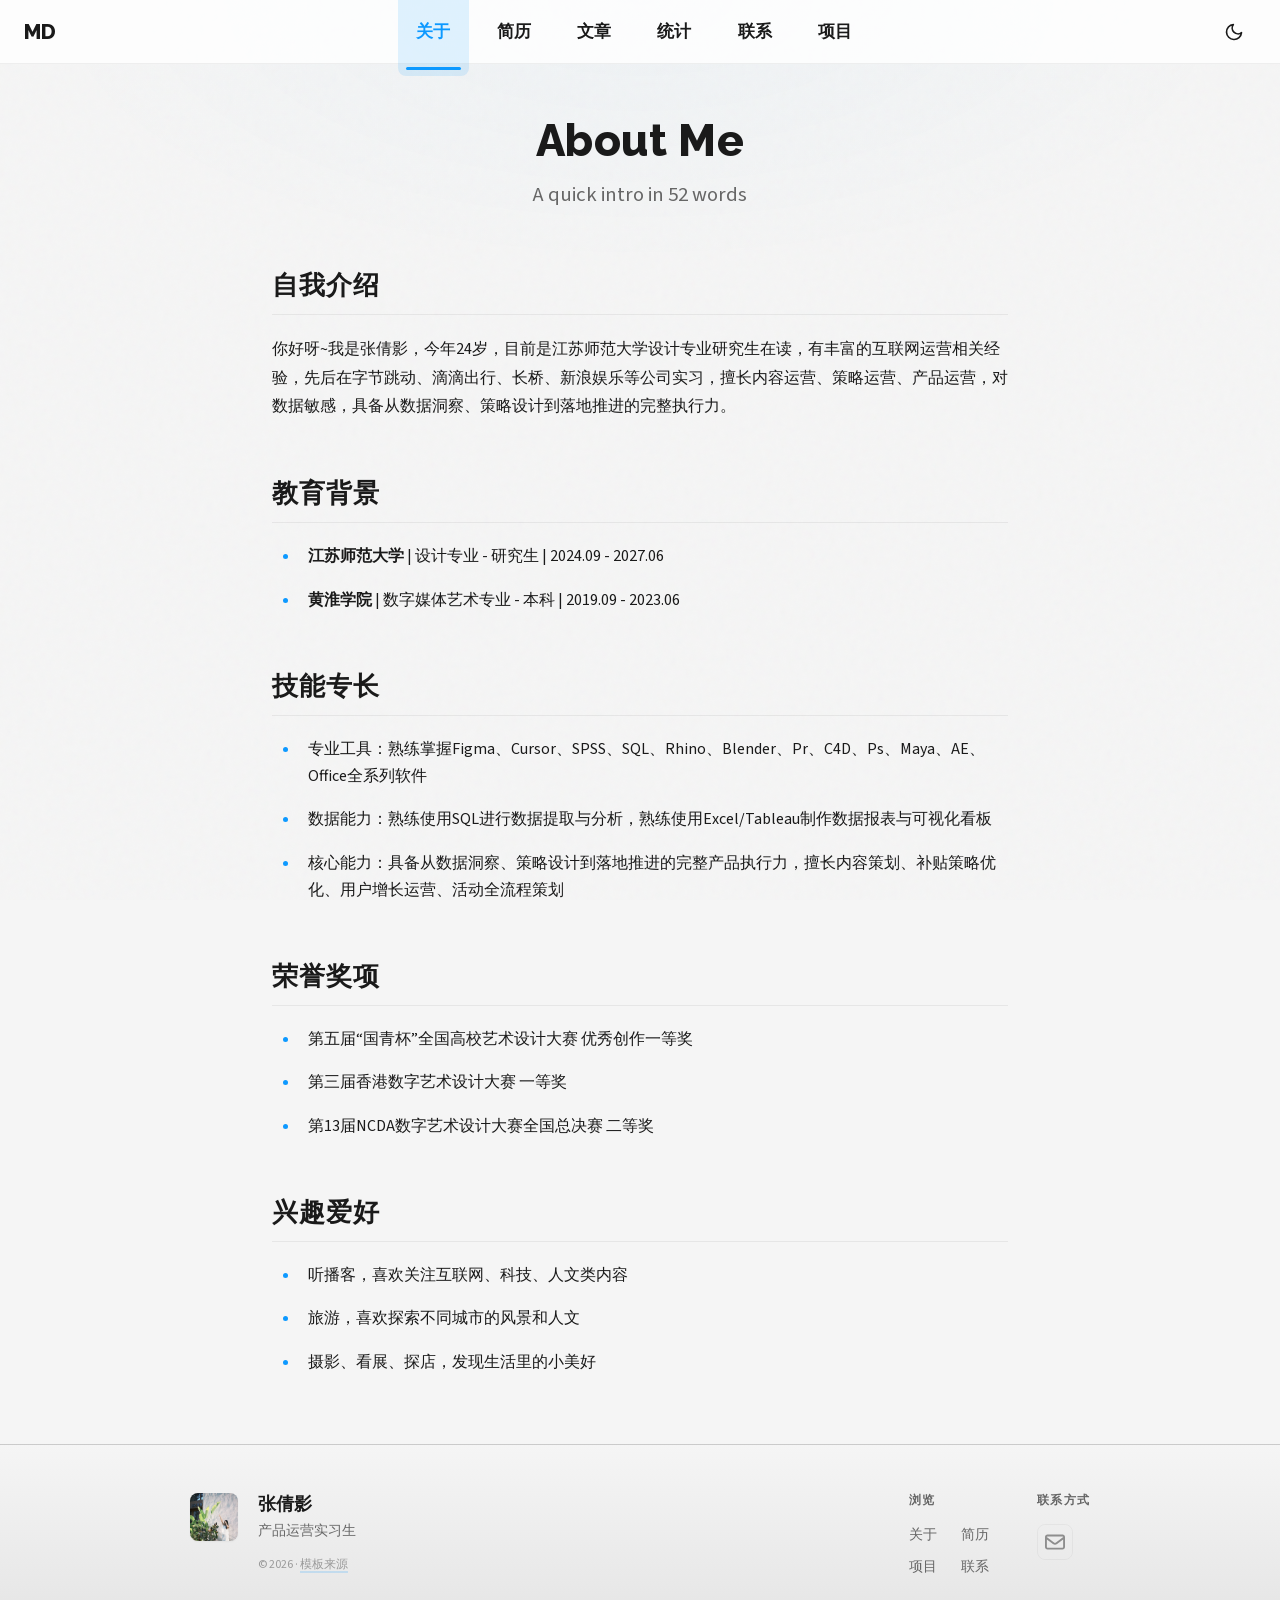
<file: about/index.html>
<!DOCTYPE html><!--EH5hfFubOTfuYgAp0MLqk--><html lang="en" class="source_sans_3_b4b8baf9-module__d0kohG__variable raleway_3c2bfd15-module__T0_MJG__variable"><head><meta charSet="utf-8"/><meta name="viewport" content="width=device-width, initial-scale=1"/><link rel="preload" href="/_next/static/media/47df9ba1c7236d3b-s.p.7bbb93ea.woff2" as="font" crossorigin="" type="font/woff2"/><link rel="preload" href="/_next/static/media/c825fd02acae0153-s.p.1692d83b.woff2" as="font" crossorigin="" type="font/woff2"/><link rel="stylesheet" href="/_next/static/chunks/00f484feee1a6010.css" data-precedence="next"/><link rel="preload" as="script" fetchPriority="low" href="/_next/static/chunks/55fff0aad5fc101e.js"/><script src="/_next/static/chunks/aa738914f7a2fc1d.js" async=""></script><script src="/_next/static/chunks/ae2a127822adcdc1.js" async=""></script><script src="/_next/static/chunks/c3f46326fa651de2.js" async=""></script><script src="/_next/static/chunks/turbopack-a39da94efcc15593.js" async=""></script><script src="/_next/static/chunks/a5694de5572f6771.js" async=""></script><script src="/_next/static/chunks/fd83b9409e91cd68.js" async=""></script><script src="/_next/static/chunks/61aaecc94655ba98.js" async=""></script><meta name="next-size-adjust" content=""/><title>About | 张倩影</title><meta name="description" content="Learn about Michael D&#x27;Angelo - Co-founder &amp; CTO building LLM security tools."/><meta name="author" content="张倩影"/><meta name="keywords" content="张倩影,产品运营,内容运营,策略运营,互联网运营,设计"/><meta name="creator" content="张倩影"/><meta name="robots" content="index, follow"/><meta name="googlebot" content="index, follow, max-video-preview:-1, max-image-preview:large, max-snippet:-1"/><meta property="og:title" content="张倩影"/><meta property="og:description" content="张倩影的个人网站，设计专业研究生，有丰富的互联网运营经验，擅长内容运营、策略运营、产品运营。"/><meta property="og:url" content="https://rico-zhangqy.github.io/"/><meta property="og:site_name" content="张倩影"/><meta property="og:locale" content="en_US"/><meta property="og:image" content="https://rico-zhangqy.github.io/images/me.jpg"/><meta property="og:image:width" content="1200"/><meta property="og:image:height" content="630"/><meta property="og:image:alt" content="张倩影"/><meta property="og:type" content="website"/><meta name="twitter:card" content="summary_large_image"/><meta name="twitter:title" content="张倩影"/><meta name="twitter:description" content="张倩影的个人网站，设计专业研究生，有丰富的互联网运营经验，擅长内容运营、策略运营、产品运营。"/><meta name="twitter:image" content="https://rico-zhangqy.github.io/images/me.jpg"/><link rel="icon" href="/favicon.ico?favicon.1e9db811.ico" sizes="32x32" type="image/x-icon"/><script>(self.__next_s=self.__next_s||[]).push([0,{"children":"(function(){try{var t=localStorage.getItem('theme');if(t==='dark'||t==='light'){document.documentElement.setAttribute('data-theme',t)}else if(window.matchMedia('(prefers-color-scheme:dark)').matches){document.documentElement.setAttribute('data-theme','dark')}else{document.documentElement.setAttribute('data-theme','light')}}catch(e){}})();","id":"theme-init"}])</script><script src="/_next/static/chunks/a6dad97d9634a72d.js" noModule=""></script></head><body><div hidden=""><!--$--><!--/$--></div><div class="site-wrapper"><header class="site-header"><a class="site-logo" href="/"><span class="logo-text">MD</span></a><nav class="nav-links"><a class="nav-link active" aria-current="page" href="/about/">关于</a><a class="nav-link " href="/resume/">简历</a><a class="nav-link " href="/writing/">文章</a><a class="nav-link " href="/stats/">统计</a><a class="nav-link " href="/contact/">联系</a><a class="nav-link " href="/projects/">项目</a></nav><div class="nav-actions"><div class="theme-toggle-placeholder"></div><div class="hamburger-container"><nav class="main" id="hamburger-nav"><ul><li class="menu"><button type="button" class="hamburger-button" aria-label="Open navigation menu" aria-expanded="false" aria-controls="mobile-nav-menu"><span class="hamburger-icon"><span></span><span></span><span></span></span></button></li></ul></nav></div></div></header><div class="page-container"><main class="page-main"><section class="about-page"><header class="about-header"><h1 class="page-title">About Me</h1><p class="page-subtitle">A quick intro in <!-- -->52<!-- --> words</p></header><article class="about-content"><div><h1 id="">自我介绍</h1><p>你好呀~我是张倩影，今年24岁，目前是江苏师范大学设计专业研究生在读，有丰富的互联网运营相关经验，先后在字节跳动、滴滴出行、长桥、新浪娱乐等公司实习，擅长内容运营、策略运营、产品运营，对数据敏感，具备从数据洞察、策略设计到落地推进的完整执行力。</p><h1 id="">教育背景</h1><ul><li><strong>江苏师范大学</strong> | 设计专业 - 研究生 | 2024.09 - 2027.06</li><li><strong>黄淮学院</strong> | 数字媒体艺术专业 - 本科 | 2019.09 - 2023.06</li></ul><h1 id="">技能专长</h1><ul><li>专业工具：熟练掌握Figma、Cursor、SPSS、SQL、Rhino、Blender、Pr、C4D、Ps、Maya、AE、Office全系列软件</li><li>数据能力：熟练使用SQL进行数据提取与分析，熟练使用Excel/Tableau制作数据报表与可视化看板</li><li>核心能力：具备从数据洞察、策略设计到落地推进的完整产品执行力，擅长内容策划、补贴策略优化、用户增长运营、活动全流程策划</li></ul><h1 id="">荣誉奖项</h1><ul><li>第五届“国青杯”全国高校艺术设计大赛 优秀创作一等奖</li><li>第三届香港数字艺术设计大赛 一等奖</li><li>第13届NCDA数字艺术设计大赛全国总决赛 二等奖</li></ul><h1 id="">兴趣爱好</h1><ul><li>听播客，喜欢关注互联网、科技、人文类内容</li><li>旅游，喜欢探索不同城市的风景和人文</li><li>摄影、看展、探店，发现生活里的小美好</li></ul></div></article></section></main><footer class="site-footer-new"><div class="footer-content"><div class="footer-identity"><a class="footer-avatar" href="/"><span class="theme-portrait "><img src="/images/me-light.jpg" alt="Michael D&#x27;Angelo" width="80" height="80" loading="lazy" decoding="async" class="theme-portrait-light"/><img src="/images/me-dark.jpg" alt="Michael D&#x27;Angelo" width="80" height="80" loading="lazy" decoding="async" class="theme-portrait-dark" aria-hidden="true"/></span></a><div class="footer-info"><h3>张倩影</h3><p class="footer-role">产品运营实习生</p><p class="footer-copyright">© <!-- -->2026<!-- --> ·<!-- --> <a href="https://github.com/mldangelo/personal-site" target="_blank" rel="noopener noreferrer">模板来源</a></p></div></div><div class="footer-right"><nav class="footer-links" aria-labelledby="footer-links-heading"><h4 id="footer-links-heading" class="footer-links-label">浏览</h4><div class="footer-links-grid"><a href="/about/">关于</a><a href="/resume/">简历</a><a href="/projects/">项目</a><a href="/contact/">联系</a></div></nav><div class="footer-social" aria-labelledby="footer-social-heading"><h4 id="footer-social-heading" class="footer-social-label">联系方式</h4><ul class="icons"><li><a href="mailto:1641753761@qq.com" aria-label="邮箱 (opens in new tab)" target="_blank" rel="noopener noreferrer"><svg data-prefix="far" data-icon="envelope" class="svg-inline--fa fa-envelope size-5" role="img" viewBox="0 0 512 512" aria-hidden="true"><path fill="currentColor" d="M61.4 64C27.5 64 0 91.5 0 125.4 0 126.3 0 127.1 .1 128L0 128 0 384c0 35.3 28.7 64 64 64l384 0c35.3 0 64-28.7 64-64l0-256-.1 0c0-.9 .1-1.7 .1-2.6 0-33.9-27.5-61.4-61.4-61.4L61.4 64zM464 192.3L464 384c0 8.8-7.2 16-16 16L64 400c-8.8 0-16-7.2-16-16l0-191.7 154.8 117.4c31.4 23.9 74.9 23.9 106.4 0L464 192.3zM48 125.4C48 118 54 112 61.4 112l389.2 0c7.4 0 13.4 6 13.4 13.4 0 4.2-2 8.2-5.3 10.7L280.2 271.5c-14.3 10.8-34.1 10.8-48.4 0L53.3 136.1c-3.3-2.5-5.3-6.5-5.3-10.7z"></path></svg></a></li></ul></div></div></div></footer></div><!--$--><!--/$--></div><script src="/_next/static/chunks/55fff0aad5fc101e.js" id="_R_" async=""></script><script>(self.__next_f=self.__next_f||[]).push([0])</script><script>self.__next_f.push([1,"1:\"$Sreact.fragment\"\n2:I[75528,[\"/_next/static/chunks/a5694de5572f6771.js\"],\"\"]\n3:I[54511,[\"/_next/static/chunks/a5694de5572f6771.js\"],\"default\"]\n4:I[3586,[\"/_next/static/chunks/a5694de5572f6771.js\"],\"default\"]\n5:I[40456,[\"/_next/static/chunks/fd83b9409e91cd68.js\",\"/_next/static/chunks/61aaecc94655ba98.js\"],\"default\"]\n6:I[64934,[\"/_next/static/chunks/fd83b9409e91cd68.js\",\"/_next/static/chunks/61aaecc94655ba98.js\"],\"default\"]\n7:I[59599,[\"/_next/static/chunks/a5694de5572f6771.js\"],\"\"]\nd:I[50256,[],\"default\"]\n:HL[\"/_next/static/chunks/00f484feee1a6010.css\",\"style\"]\n:HL[\"/_next/static/media/47df9ba1c7236d3b-s.p.7bbb93ea.woff2\",\"font\",{\"crossOrigin\":\"\",\"type\":\"font/woff2\"}]\n:HL[\"/_next/static/media/c825fd02acae0153-s.p.1692d83b.woff2\",\"font\",{\"crossOrigin\":\"\",\"type\":\"font/woff2\"}]\n"])</script><script>self.__next_f.push([1,"0:{\"P\":null,\"b\":\"EH5hfFubOTfuYgAp0MLqk\",\"c\":[\"\",\"about\",\"\"],\"q\":\"\",\"i\":false,\"f\":[[[\"\",{\"children\":[\"about\",{\"children\":[\"__PAGE__\",{}]}]},\"$undefined\",\"$undefined\",true],[[\"$\",\"$1\",\"c\",{\"children\":[[[\"$\",\"link\",\"0\",{\"rel\":\"stylesheet\",\"href\":\"/_next/static/chunks/00f484feee1a6010.css\",\"precedence\":\"next\",\"crossOrigin\":\"$undefined\",\"nonce\":\"$undefined\"}],[\"$\",\"script\",\"script-0\",{\"src\":\"/_next/static/chunks/a5694de5572f6771.js\",\"async\":true,\"nonce\":\"$undefined\"}]],[\"$\",\"html\",null,{\"lang\":\"en\",\"className\":\"source_sans_3_b4b8baf9-module__d0kohG__variable raleway_3c2bfd15-module__T0_MJG__variable\",\"suppressHydrationWarning\":true,\"children\":[[\"$\",\"head\",null,{\"children\":[\"$\",\"$L2\",null,{\"id\":\"theme-init\",\"strategy\":\"beforeInteractive\",\"children\":\"(function(){try{var t=localStorage.getItem('theme');if(t==='dark'||t==='light'){document.documentElement.setAttribute('data-theme',t)}else if(window.matchMedia('(prefers-color-scheme:dark)').matches){document.documentElement.setAttribute('data-theme','dark')}else{document.documentElement.setAttribute('data-theme','light')}}catch(e){}})();\"}]}],[\"$\",\"body\",null,{\"children\":[[\"$\",\"$L3\",null,{}],[\"$\",\"div\",null,{\"className\":\"site-wrapper\",\"children\":[[\"$\",\"$L4\",null,{}],[\"$\",\"$L5\",null,{\"parallelRouterKey\":\"children\",\"error\":\"$undefined\",\"errorStyles\":\"$undefined\",\"errorScripts\":\"$undefined\",\"template\":[\"$\",\"$L6\",null,{}],\"templateStyles\":\"$undefined\",\"templateScripts\":\"$undefined\",\"notFound\":[[\"$\",\"main\",null,{\"className\":\"not-found-page\",\"children\":[\"$\",\"div\",null,{\"className\":\"not-found-content\",\"children\":[[\"$\",\"span\",null,{\"className\":\"not-found-code\",\"children\":\"404\"}],[\"$\",\"h1\",null,{\"className\":\"not-found-title\",\"children\":\"Page Not Found\"}],[\"$\",\"p\",null,{\"className\":\"not-found-message\",\"children\":\"The page you're looking for doesn't exist or has been moved.\"}],[\"$\",\"div\",null,{\"className\":\"not-found-actions\",\"children\":[[\"$\",\"$L7\",null,{\"href\":\"/\",\"className\":\"not-found-button\",\"children\":\"Go Home\"}],[\"$\",\"$L7\",null,{\"href\":\"/contact\",\"className\":\"not-found-link\",\"children\":\"Contact Me\"}]]}]]}]}],[]],\"forbidden\":\"$undefined\",\"unauthorized\":\"$undefined\"}]]}],null]}]]}]]}],{\"children\":[[\"$\",\"$1\",\"c\",{\"children\":[null,[\"$\",\"$L5\",null,{\"parallelRouterKey\":\"children\",\"error\":\"$undefined\",\"errorStyles\":\"$undefined\",\"errorScripts\":\"$undefined\",\"template\":[\"$\",\"$L6\",null,{}],\"templateStyles\":\"$undefined\",\"templateScripts\":\"$undefined\",\"notFound\":\"$undefined\",\"forbidden\":\"$undefined\",\"unauthorized\":\"$undefined\"}]]}],{\"children\":[[\"$\",\"$1\",\"c\",{\"children\":[[\"$\",\"div\",null,{\"className\":\"page-container\",\"children\":[[\"$\",\"main\",null,{\"className\":\"page-main\",\"children\":[\"$\",\"section\",null,{\"className\":\"about-page\",\"children\":[[\"$\",\"header\",null,{\"className\":\"about-header\",\"children\":[[\"$\",\"h1\",null,{\"className\":\"page-title\",\"children\":\"About Me\"}],[\"$\",\"p\",null,{\"className\":\"page-subtitle\",\"children\":[\"A quick intro in \",52,\" words\"]}]]}],[\"$\",\"article\",null,{\"className\":\"about-content\",\"children\":[[\"$\",\"div\",\"outer\",{\"children\":[[\"$\",\"h1\",\"0\",{\"id\":\"\",\"className\":\"$undefined\",\"children\":[\"自我介绍\"]}],[\"$\",\"p\",\"1\",{\"className\":\"$undefined\",\"children\":[\"你好呀~我是张倩影，今年24岁，目前是江苏师范大学设计专业研究生在读，有丰富的互联网运营相关经验，先后在字节跳动、滴滴出行、长桥、新浪娱乐等公司实习，擅长内容运营、策略运营、产品运营，对数据敏感，具备从数据洞察、策略设计到落地推进的完整执行力。\"]}],[\"$\",\"h1\",\"2\",{\"id\":\"\",\"className\":\"$undefined\",\"children\":[\"教育背景\"]}],[\"$\",\"ul\",\"3\",{\"start\":\"$undefined\",\"className\":\"$undefined\",\"children\":[[\"$\",\"li\",\"0\",{\"className\":\"$undefined\",\"children\":[[\"$\",\"strong\",\"0\",{\"className\":\"$undefined\",\"children\":[\"江苏师范大学\"]}],\" | 设计专业 - 研究生 | 2024.09 - 2027.06\"]}],[\"$\",\"li\",\"1\",{\"className\":\"$undefined\",\"children\":[[\"$\",\"strong\",\"0\",{\"className\":\"$undefined\",\"children\":[\"黄淮学院\"]}],\" | 数字媒体艺术专业 - 本科 | 2019.09 - 2023.06\"]}]]}],[\"$\",\"h1\",\"4\",{\"id\":\"\",\"className\":\"$undefined\",\"children\":[\"技能专长\"]}],[\"$\",\"ul\",\"5\",{\"start\":\"$undefined\",\"className\":\"$undefined\",\"children\":[[\"$\",\"li\",\"0\",{\"className\":\"$undefined\",\"children\":[\"专业工具：熟练掌握Figma、Cursor、SPSS、SQL、Rhino、Blender、Pr、C4D、Ps、Maya、AE、Office全系列软件\"]}],[\"$\",\"li\",\"1\",{\"className\":\"$undefined\",\"children\":[\"数据能力：熟练使用SQL进行数据提取与分析，熟练使用Excel/Tableau制作数据报表与可视化看板\"]}],[\"$\",\"li\",\"2\",{\"className\":\"$undefined\",\"children\":[\"核心能力：具备从数据洞察、策略设计到落地推进的完整产品执行力，擅长内容策划、补贴策略优化、用户增长运营、活动全流程策划\"]}]]}],[\"$\",\"h1\",\"6\",{\"id\":\"\",\"className\":\"$undefined\",\"children\":[\"荣誉奖项\"]}],[\"$\",\"ul\",\"7\",{\"start\":\"$undefined\",\"className\":\"$undefined\",\"children\":[[\"$\",\"li\",\"0\",{\"className\":\"$undefined\",\"children\":[\"第五届“国青杯”全国高校艺术设计大赛 优秀创作一等奖\"]}],[\"$\",\"li\",\"1\",{\"className\":\"$undefined\",\"children\":[\"第三届香港数字艺术设计大赛 一等奖\"]}],[\"$\",\"li\",\"2\",{\"className\":\"$undefined\",\"children\":[\"第13届NCDA数字艺术设计大赛全国总决赛 二等奖\"]}]]}],[\"$\",\"h1\",\"8\",{\"id\":\"\",\"className\":\"$undefined\",\"children\":[\"兴趣爱好\"]}],[\"$\",\"ul\",\"9\",{\"start\":\"$undefined\",\"className\":\"$undefined\",\"children\":[[\"$\",\"li\",\"0\",{\"className\":\"$undefined\",\"children\":[\"听播客，喜欢关注互联网、科技、人文类内容\"]}],[\"$\",\"li\",\"1\",{\"className\":\"$undefined\",\"children\":[\"旅游，喜欢探索不同城市的风景和人文\"]}],[\"$\",\"li\",\"2\",{\"className\":\"$undefined\",\"children\":[\"摄影、看展、探店，发现生活里的小美好\"]}]]}]]}]]}]]}]}],[\"$\",\"footer\",null,{\"className\":\"site-footer-new\",\"children\":[\"$\",\"div\",null,{\"className\":\"footer-content\",\"children\":[[\"$\",\"div\",null,{\"className\":\"footer-identity\",\"children\":[\"$L8\",\"$L9\"]}],\"$La\"]}]}]]}],null,\"$Lb\"]}],{},null,false,false]},null,false,false]},null,false,false],\"$Lc\",false]],\"m\":\"$undefined\",\"G\":[\"$d\",[]],\"S\":true}\n"])</script><script>self.__next_f.push([1,"e:I[93151,[\"/_next/static/chunks/fd83b9409e91cd68.js\",\"/_next/static/chunks/61aaecc94655ba98.js\"],\"OutletBoundary\"]\nf:\"$Sreact.suspense\"\n11:I[93151,[\"/_next/static/chunks/fd83b9409e91cd68.js\",\"/_next/static/chunks/61aaecc94655ba98.js\"],\"ViewportBoundary\"]\n13:I[93151,[\"/_next/static/chunks/fd83b9409e91cd68.js\",\"/_next/static/chunks/61aaecc94655ba98.js\"],\"MetadataBoundary\"]\n8:[\"$\",\"$L7\",null,{\"href\":\"/\",\"className\":\"footer-avatar\",\"children\":[\"$\",\"span\",null,{\"className\":\"theme-portrait \",\"children\":[[\"$\",\"img\",null,{\"src\":\"/images/me-light.jpg\",\"alt\":\"Michael D'Angelo\",\"width\":80,\"height\":80,\"loading\":\"lazy\",\"decoding\":\"async\",\"className\":\"theme-portrait-light\"}],[\"$\",\"img\",null,{\"src\":\"/images/me-dark.jpg\",\"alt\":\"Michael D'Angelo\",\"width\":80,\"height\":80,\"loading\":\"lazy\",\"decoding\":\"async\",\"className\":\"theme-portrait-dark\",\"aria-hidden\":\"true\"}]]}]}]\n9:[\"$\",\"div\",null,{\"className\":\"footer-info\",\"children\":[[\"$\",\"h3\",null,{\"children\":\"张倩影\"}],[\"$\",\"p\",null,{\"className\":\"footer-role\",\"children\":\"产品运营实习生\"}],[\"$\",\"p\",null,{\"className\":\"footer-copyright\",\"children\":[\"© \",2026,\" ·\",\" \",[\"$\",\"a\",null,{\"href\":\"https://github.com/mldangelo/personal-site\",\"target\":\"_blank\",\"rel\":\"noopener noreferrer\",\"children\":\"模板来源\"}]]}]]}]\n"])</script><script>self.__next_f.push([1,"a:[\"$\",\"div\",null,{\"className\":\"footer-right\",\"children\":[[\"$\",\"nav\",null,{\"className\":\"footer-links\",\"aria-labelledby\":\"footer-links-heading\",\"children\":[[\"$\",\"h4\",null,{\"id\":\"footer-links-heading\",\"className\":\"footer-links-label\",\"children\":\"浏览\"}],[\"$\",\"div\",null,{\"className\":\"footer-links-grid\",\"children\":[[\"$\",\"$L7\",null,{\"href\":\"/about\",\"children\":\"关于\"}],[\"$\",\"$L7\",null,{\"href\":\"/resume\",\"children\":\"简历\"}],[\"$\",\"$L7\",null,{\"href\":\"/projects\",\"children\":\"项目\"}],[\"$\",\"$L7\",null,{\"href\":\"/contact\",\"children\":\"联系\"}]]}]]}],[\"$\",\"div\",null,{\"className\":\"footer-social\",\"aria-labelledby\":\"footer-social-heading\",\"children\":[[\"$\",\"h4\",null,{\"id\":\"footer-social-heading\",\"className\":\"footer-social-label\",\"children\":\"联系方式\"}],[\"$\",\"ul\",null,{\"className\":\"icons\",\"children\":[[\"$\",\"li\",\"邮箱\",{\"children\":[\"$\",\"a\",null,{\"href\":\"mailto:1641753761@qq.com\",\"aria-label\":\"邮箱 (opens in new tab)\",\"target\":\"_blank\",\"rel\":\"noopener noreferrer\",\"children\":[\"$\",\"svg\",null,{\"data-prefix\":\"far\",\"data-icon\":\"envelope\",\"className\":\"svg-inline--fa fa-envelope size-5\",\"role\":\"img\",\"viewBox\":\"0 0 512 512\",\"aria-hidden\":\"true\",\"ref\":\"$undefined\",\"children\":[\"$\",\"path\",null,{\"fill\":\"currentColor\",\"d\":\"M61.4 64C27.5 64 0 91.5 0 125.4 0 126.3 0 127.1 .1 128L0 128 0 384c0 35.3 28.7 64 64 64l384 0c35.3 0 64-28.7 64-64l0-256-.1 0c0-.9 .1-1.7 .1-2.6 0-33.9-27.5-61.4-61.4-61.4L61.4 64zM464 192.3L464 384c0 8.8-7.2 16-16 16L64 400c-8.8 0-16-7.2-16-16l0-191.7 154.8 117.4c31.4 23.9 74.9 23.9 106.4 0L464 192.3zM48 125.4C48 118 54 112 61.4 112l389.2 0c7.4 0 13.4 6 13.4 13.4 0 4.2-2 8.2-5.3 10.7L280.2 271.5c-14.3 10.8-34.1 10.8-48.4 0L53.3 136.1c-3.3-2.5-5.3-6.5-5.3-10.7z\"}]}]}]}]]}]]}]]}]\n"])</script><script>self.__next_f.push([1,"b:[\"$\",\"$Le\",null,{\"children\":[\"$\",\"$f\",null,{\"name\":\"Next.MetadataOutlet\",\"children\":\"$@10\"}]}]\nc:[\"$\",\"$1\",\"h\",{\"children\":[null,[\"$\",\"$L11\",null,{\"children\":\"$L12\"}],[\"$\",\"div\",null,{\"hidden\":true,\"children\":[\"$\",\"$L13\",null,{\"children\":[\"$\",\"$f\",null,{\"name\":\"Next.Metadata\",\"children\":\"$L14\"}]}]}],[\"$\",\"meta\",null,{\"name\":\"next-size-adjust\",\"content\":\"\"}]]}]\n"])</script><script>self.__next_f.push([1,"12:[[\"$\",\"meta\",\"0\",{\"charSet\":\"utf-8\"}],[\"$\",\"meta\",\"1\",{\"name\":\"viewport\",\"content\":\"width=device-width, initial-scale=1\"}]]\n"])</script><script>self.__next_f.push([1,"15:I[82766,[\"/_next/static/chunks/fd83b9409e91cd68.js\",\"/_next/static/chunks/61aaecc94655ba98.js\"],\"IconMark\"]\n10:null\n"])</script><script>self.__next_f.push([1,"14:[[\"$\",\"title\",\"0\",{\"children\":\"About | 张倩影\"}],[\"$\",\"meta\",\"1\",{\"name\":\"description\",\"content\":\"Learn about Michael D'Angelo - Co-founder \u0026 CTO building LLM security tools.\"}],[\"$\",\"meta\",\"2\",{\"name\":\"author\",\"content\":\"张倩影\"}],[\"$\",\"meta\",\"3\",{\"name\":\"keywords\",\"content\":\"张倩影,产品运营,内容运营,策略运营,互联网运营,设计\"}],[\"$\",\"meta\",\"4\",{\"name\":\"creator\",\"content\":\"张倩影\"}],[\"$\",\"meta\",\"5\",{\"name\":\"robots\",\"content\":\"index, follow\"}],[\"$\",\"meta\",\"6\",{\"name\":\"googlebot\",\"content\":\"index, follow, max-video-preview:-1, max-image-preview:large, max-snippet:-1\"}],[\"$\",\"meta\",\"7\",{\"property\":\"og:title\",\"content\":\"张倩影\"}],[\"$\",\"meta\",\"8\",{\"property\":\"og:description\",\"content\":\"张倩影的个人网站，设计专业研究生，有丰富的互联网运营经验，擅长内容运营、策略运营、产品运营。\"}],[\"$\",\"meta\",\"9\",{\"property\":\"og:url\",\"content\":\"https://rico-zhangqy.github.io/\"}],[\"$\",\"meta\",\"10\",{\"property\":\"og:site_name\",\"content\":\"张倩影\"}],[\"$\",\"meta\",\"11\",{\"property\":\"og:locale\",\"content\":\"en_US\"}],[\"$\",\"meta\",\"12\",{\"property\":\"og:image\",\"content\":\"https://rico-zhangqy.github.io/images/me.jpg\"}],[\"$\",\"meta\",\"13\",{\"property\":\"og:image:width\",\"content\":\"1200\"}],[\"$\",\"meta\",\"14\",{\"property\":\"og:image:height\",\"content\":\"630\"}],[\"$\",\"meta\",\"15\",{\"property\":\"og:image:alt\",\"content\":\"张倩影\"}],[\"$\",\"meta\",\"16\",{\"property\":\"og:type\",\"content\":\"website\"}],[\"$\",\"meta\",\"17\",{\"name\":\"twitter:card\",\"content\":\"summary_large_image\"}],[\"$\",\"meta\",\"18\",{\"name\":\"twitter:title\",\"content\":\"张倩影\"}],[\"$\",\"meta\",\"19\",{\"name\":\"twitter:description\",\"content\":\"张倩影的个人网站，设计专业研究生，有丰富的互联网运营经验，擅长内容运营、策略运营、产品运营。\"}],[\"$\",\"meta\",\"20\",{\"name\":\"twitter:image\",\"content\":\"https://rico-zhangqy.github.io/images/me.jpg\"}],[\"$\",\"link\",\"21\",{\"rel\":\"icon\",\"href\":\"/favicon.ico?favicon.1e9db811.ico\",\"sizes\":\"32x32\",\"type\":\"image/x-icon\"}],[\"$\",\"$L15\",\"22\",{}]]\n"])</script></body></html>
</file>
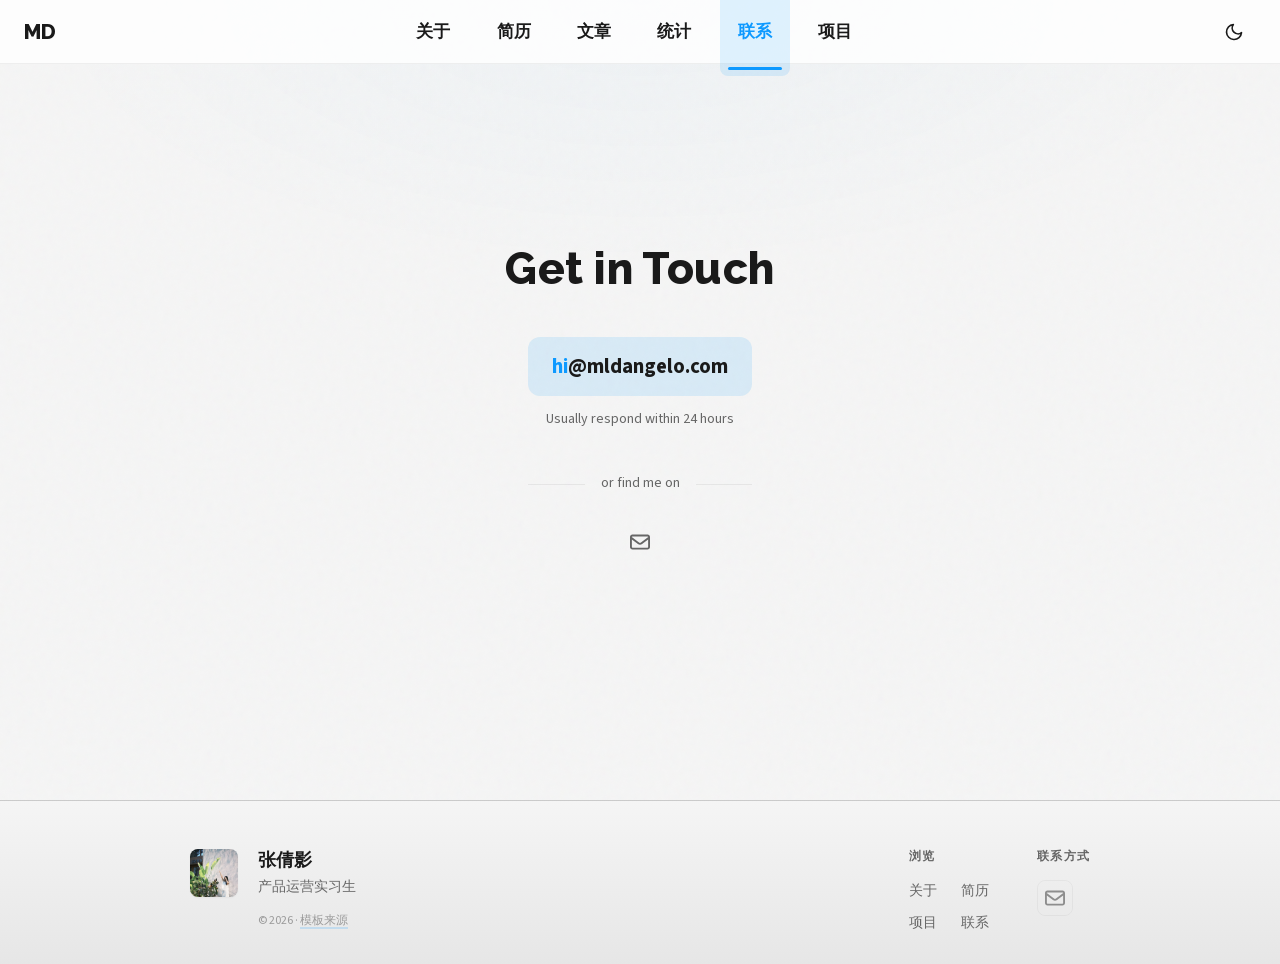
<file: contact/index.html>
<!DOCTYPE html><!--EH5hfFubOTfuYgAp0MLqk--><html lang="en" class="source_sans_3_b4b8baf9-module__d0kohG__variable raleway_3c2bfd15-module__T0_MJG__variable"><head><meta charSet="utf-8"/><meta name="viewport" content="width=device-width, initial-scale=1"/><link rel="preload" href="/_next/static/media/47df9ba1c7236d3b-s.p.7bbb93ea.woff2" as="font" crossorigin="" type="font/woff2"/><link rel="preload" href="/_next/static/media/c825fd02acae0153-s.p.1692d83b.woff2" as="font" crossorigin="" type="font/woff2"/><link rel="stylesheet" href="/_next/static/chunks/00f484feee1a6010.css" data-precedence="next"/><link rel="preload" as="script" fetchPriority="low" href="/_next/static/chunks/55fff0aad5fc101e.js"/><script src="/_next/static/chunks/aa738914f7a2fc1d.js" async=""></script><script src="/_next/static/chunks/ae2a127822adcdc1.js" async=""></script><script src="/_next/static/chunks/c3f46326fa651de2.js" async=""></script><script src="/_next/static/chunks/turbopack-a39da94efcc15593.js" async=""></script><script src="/_next/static/chunks/a5694de5572f6771.js" async=""></script><script src="/_next/static/chunks/fd83b9409e91cd68.js" async=""></script><script src="/_next/static/chunks/61aaecc94655ba98.js" async=""></script><script src="/_next/static/chunks/5f9536f3d5a713fd.js" async=""></script><meta name="next-size-adjust" content=""/><title>Contact | 张倩影</title><meta name="description" content="Contact Michael D&#x27;Angelo via email @ hi@mldangelo.com"/><meta name="author" content="张倩影"/><meta name="keywords" content="张倩影,产品运营,内容运营,策略运营,互联网运营,设计"/><meta name="creator" content="张倩影"/><meta name="robots" content="index, follow"/><meta name="googlebot" content="index, follow, max-video-preview:-1, max-image-preview:large, max-snippet:-1"/><meta property="og:title" content="张倩影"/><meta property="og:description" content="张倩影的个人网站，设计专业研究生，有丰富的互联网运营经验，擅长内容运营、策略运营、产品运营。"/><meta property="og:url" content="https://rico-zhangqy.github.io/"/><meta property="og:site_name" content="张倩影"/><meta property="og:locale" content="en_US"/><meta property="og:image" content="https://rico-zhangqy.github.io/images/me.jpg"/><meta property="og:image:width" content="1200"/><meta property="og:image:height" content="630"/><meta property="og:image:alt" content="张倩影"/><meta property="og:type" content="website"/><meta name="twitter:card" content="summary_large_image"/><meta name="twitter:title" content="张倩影"/><meta name="twitter:description" content="张倩影的个人网站，设计专业研究生，有丰富的互联网运营经验，擅长内容运营、策略运营、产品运营。"/><meta name="twitter:image" content="https://rico-zhangqy.github.io/images/me.jpg"/><link rel="icon" href="/favicon.ico?favicon.1e9db811.ico" sizes="32x32" type="image/x-icon"/><script>(self.__next_s=self.__next_s||[]).push([0,{"children":"(function(){try{var t=localStorage.getItem('theme');if(t==='dark'||t==='light'){document.documentElement.setAttribute('data-theme',t)}else if(window.matchMedia('(prefers-color-scheme:dark)').matches){document.documentElement.setAttribute('data-theme','dark')}else{document.documentElement.setAttribute('data-theme','light')}}catch(e){}})();","id":"theme-init"}])</script><script src="/_next/static/chunks/a6dad97d9634a72d.js" noModule=""></script></head><body><div hidden=""><!--$--><!--/$--></div><div class="site-wrapper"><header class="site-header"><a class="site-logo" href="/"><span class="logo-text">MD</span></a><nav class="nav-links"><a class="nav-link " href="/about/">关于</a><a class="nav-link " href="/resume/">简历</a><a class="nav-link " href="/writing/">文章</a><a class="nav-link " href="/stats/">统计</a><a class="nav-link active" aria-current="page" href="/contact/">联系</a><a class="nav-link " href="/projects/">项目</a></nav><div class="nav-actions"><div class="theme-toggle-placeholder"></div><div class="hamburger-container"><nav class="main" id="hamburger-nav"><ul><li class="menu"><button type="button" class="hamburger-button" aria-label="Open navigation menu" aria-expanded="false" aria-controls="mobile-nav-menu"><span class="hamburger-icon"><span></span><span></span><span></span></span></button></li></ul></nav></div></div></header><div class="page-container"><main class="page-main"><section class="contact-page"><header class="contact-header"><h1 class="page-title">Get in Touch</h1></header><div class="contact-content"><div class="contact-email-block"><div class="contact-email-container"><a href="mailto:hi@mldangelo.com" class="contact-email-link"><span class="contact-email-prefix">hi</span><span class="contact-email-domain">@mldangelo.com</span></a></div><p class="contact-hint">Usually respond within 24 hours</p></div><div class="contact-divider"><span>or find me on</span></div><ul class="icons"><li><a href="mailto:1641753761@qq.com" aria-label="邮箱 (opens in new tab)" target="_blank" rel="noopener noreferrer"><svg data-prefix="far" data-icon="envelope" class="svg-inline--fa fa-envelope size-5" role="img" viewBox="0 0 512 512" aria-hidden="true"><path fill="currentColor" d="M61.4 64C27.5 64 0 91.5 0 125.4 0 126.3 0 127.1 .1 128L0 128 0 384c0 35.3 28.7 64 64 64l384 0c35.3 0 64-28.7 64-64l0-256-.1 0c0-.9 .1-1.7 .1-2.6 0-33.9-27.5-61.4-61.4-61.4L61.4 64zM464 192.3L464 384c0 8.8-7.2 16-16 16L64 400c-8.8 0-16-7.2-16-16l0-191.7 154.8 117.4c31.4 23.9 74.9 23.9 106.4 0L464 192.3zM48 125.4C48 118 54 112 61.4 112l389.2 0c7.4 0 13.4 6 13.4 13.4 0 4.2-2 8.2-5.3 10.7L280.2 271.5c-14.3 10.8-34.1 10.8-48.4 0L53.3 136.1c-3.3-2.5-5.3-6.5-5.3-10.7z"></path></svg></a></li></ul></div></section></main><footer class="site-footer-new"><div class="footer-content"><div class="footer-identity"><a class="footer-avatar" href="/"><span class="theme-portrait "><img src="/images/me-light.jpg" alt="Michael D&#x27;Angelo" width="80" height="80" loading="lazy" decoding="async" class="theme-portrait-light"/><img src="/images/me-dark.jpg" alt="Michael D&#x27;Angelo" width="80" height="80" loading="lazy" decoding="async" class="theme-portrait-dark" aria-hidden="true"/></span></a><div class="footer-info"><h3>张倩影</h3><p class="footer-role">产品运营实习生</p><p class="footer-copyright">© <!-- -->2026<!-- --> ·<!-- --> <a href="https://github.com/mldangelo/personal-site" target="_blank" rel="noopener noreferrer">模板来源</a></p></div></div><div class="footer-right"><nav class="footer-links" aria-labelledby="footer-links-heading"><h4 id="footer-links-heading" class="footer-links-label">浏览</h4><div class="footer-links-grid"><a href="/about/">关于</a><a href="/resume/">简历</a><a href="/projects/">项目</a><a href="/contact/">联系</a></div></nav><div class="footer-social" aria-labelledby="footer-social-heading"><h4 id="footer-social-heading" class="footer-social-label">联系方式</h4><ul class="icons"><li><a href="mailto:1641753761@qq.com" aria-label="邮箱 (opens in new tab)" target="_blank" rel="noopener noreferrer"><svg data-prefix="far" data-icon="envelope" class="svg-inline--fa fa-envelope size-5" role="img" viewBox="0 0 512 512" aria-hidden="true"><path fill="currentColor" d="M61.4 64C27.5 64 0 91.5 0 125.4 0 126.3 0 127.1 .1 128L0 128 0 384c0 35.3 28.7 64 64 64l384 0c35.3 0 64-28.7 64-64l0-256-.1 0c0-.9 .1-1.7 .1-2.6 0-33.9-27.5-61.4-61.4-61.4L61.4 64zM464 192.3L464 384c0 8.8-7.2 16-16 16L64 400c-8.8 0-16-7.2-16-16l0-191.7 154.8 117.4c31.4 23.9 74.9 23.9 106.4 0L464 192.3zM48 125.4C48 118 54 112 61.4 112l389.2 0c7.4 0 13.4 6 13.4 13.4 0 4.2-2 8.2-5.3 10.7L280.2 271.5c-14.3 10.8-34.1 10.8-48.4 0L53.3 136.1c-3.3-2.5-5.3-6.5-5.3-10.7z"></path></svg></a></li></ul></div></div></div></footer></div><!--$--><!--/$--></div><script src="/_next/static/chunks/55fff0aad5fc101e.js" id="_R_" async=""></script><script>(self.__next_f=self.__next_f||[]).push([0])</script><script>self.__next_f.push([1,"1:\"$Sreact.fragment\"\n2:I[75528,[\"/_next/static/chunks/a5694de5572f6771.js\"],\"\"]\n3:I[54511,[\"/_next/static/chunks/a5694de5572f6771.js\"],\"default\"]\n4:I[3586,[\"/_next/static/chunks/a5694de5572f6771.js\"],\"default\"]\n5:I[40456,[\"/_next/static/chunks/fd83b9409e91cd68.js\",\"/_next/static/chunks/61aaecc94655ba98.js\"],\"default\"]\n6:I[64934,[\"/_next/static/chunks/fd83b9409e91cd68.js\",\"/_next/static/chunks/61aaecc94655ba98.js\"],\"default\"]\n7:I[59599,[\"/_next/static/chunks/a5694de5572f6771.js\",\"/_next/static/chunks/5f9536f3d5a713fd.js\"],\"\"]\n8:I[76328,[\"/_next/static/chunks/a5694de5572f6771.js\",\"/_next/static/chunks/5f9536f3d5a713fd.js\"],\"default\"]\ne:I[50256,[],\"default\"]\n:HL[\"/_next/static/chunks/00f484feee1a6010.css\",\"style\"]\n:HL[\"/_next/static/media/47df9ba1c7236d3b-s.p.7bbb93ea.woff2\",\"font\",{\"crossOrigin\":\"\",\"type\":\"font/woff2\"}]\n:HL[\"/_next/static/media/c825fd02acae0153-s.p.1692d83b.woff2\",\"font\",{\"crossOrigin\":\"\",\"type\":\"font/woff2\"}]\n"])</script><script>self.__next_f.push([1,"0:{\"P\":null,\"b\":\"EH5hfFubOTfuYgAp0MLqk\",\"c\":[\"\",\"contact\",\"\"],\"q\":\"\",\"i\":false,\"f\":[[[\"\",{\"children\":[\"contact\",{\"children\":[\"__PAGE__\",{}]}]},\"$undefined\",\"$undefined\",true],[[\"$\",\"$1\",\"c\",{\"children\":[[[\"$\",\"link\",\"0\",{\"rel\":\"stylesheet\",\"href\":\"/_next/static/chunks/00f484feee1a6010.css\",\"precedence\":\"next\",\"crossOrigin\":\"$undefined\",\"nonce\":\"$undefined\"}],[\"$\",\"script\",\"script-0\",{\"src\":\"/_next/static/chunks/a5694de5572f6771.js\",\"async\":true,\"nonce\":\"$undefined\"}]],[\"$\",\"html\",null,{\"lang\":\"en\",\"className\":\"source_sans_3_b4b8baf9-module__d0kohG__variable raleway_3c2bfd15-module__T0_MJG__variable\",\"suppressHydrationWarning\":true,\"children\":[[\"$\",\"head\",null,{\"children\":[\"$\",\"$L2\",null,{\"id\":\"theme-init\",\"strategy\":\"beforeInteractive\",\"children\":\"(function(){try{var t=localStorage.getItem('theme');if(t==='dark'||t==='light'){document.documentElement.setAttribute('data-theme',t)}else if(window.matchMedia('(prefers-color-scheme:dark)').matches){document.documentElement.setAttribute('data-theme','dark')}else{document.documentElement.setAttribute('data-theme','light')}}catch(e){}})();\"}]}],[\"$\",\"body\",null,{\"children\":[[\"$\",\"$L3\",null,{}],[\"$\",\"div\",null,{\"className\":\"site-wrapper\",\"children\":[[\"$\",\"$L4\",null,{}],[\"$\",\"$L5\",null,{\"parallelRouterKey\":\"children\",\"error\":\"$undefined\",\"errorStyles\":\"$undefined\",\"errorScripts\":\"$undefined\",\"template\":[\"$\",\"$L6\",null,{}],\"templateStyles\":\"$undefined\",\"templateScripts\":\"$undefined\",\"notFound\":[[\"$\",\"main\",null,{\"className\":\"not-found-page\",\"children\":[\"$\",\"div\",null,{\"className\":\"not-found-content\",\"children\":[[\"$\",\"span\",null,{\"className\":\"not-found-code\",\"children\":\"404\"}],[\"$\",\"h1\",null,{\"className\":\"not-found-title\",\"children\":\"Page Not Found\"}],[\"$\",\"p\",null,{\"className\":\"not-found-message\",\"children\":\"The page you're looking for doesn't exist or has been moved.\"}],[\"$\",\"div\",null,{\"className\":\"not-found-actions\",\"children\":[[\"$\",\"$L7\",null,{\"href\":\"/\",\"className\":\"not-found-button\",\"children\":\"Go Home\"}],[\"$\",\"$L7\",null,{\"href\":\"/contact\",\"className\":\"not-found-link\",\"children\":\"Contact Me\"}]]}]]}]}],[]],\"forbidden\":\"$undefined\",\"unauthorized\":\"$undefined\"}]]}],null]}]]}]]}],{\"children\":[[\"$\",\"$1\",\"c\",{\"children\":[null,[\"$\",\"$L5\",null,{\"parallelRouterKey\":\"children\",\"error\":\"$undefined\",\"errorStyles\":\"$undefined\",\"errorScripts\":\"$undefined\",\"template\":[\"$\",\"$L6\",null,{}],\"templateStyles\":\"$undefined\",\"templateScripts\":\"$undefined\",\"notFound\":\"$undefined\",\"forbidden\":\"$undefined\",\"unauthorized\":\"$undefined\"}]]}],{\"children\":[[\"$\",\"$1\",\"c\",{\"children\":[[\"$\",\"div\",null,{\"className\":\"page-container\",\"children\":[[\"$\",\"main\",null,{\"className\":\"page-main\",\"children\":[\"$\",\"section\",null,{\"className\":\"contact-page\",\"children\":[[\"$\",\"header\",null,{\"className\":\"contact-header\",\"children\":[\"$\",\"h1\",null,{\"className\":\"page-title\",\"children\":\"Get in Touch\"}]}],[\"$\",\"div\",null,{\"className\":\"contact-content\",\"children\":[[\"$\",\"div\",null,{\"className\":\"contact-email-block\",\"children\":[[\"$\",\"$L8\",null,{}],[\"$\",\"p\",null,{\"className\":\"contact-hint\",\"children\":\"Usually respond within 24 hours\"}]]}],[\"$\",\"div\",null,{\"className\":\"contact-divider\",\"children\":[\"$\",\"span\",null,{\"children\":\"or find me on\"}]}],[\"$\",\"ul\",null,{\"className\":\"icons\",\"children\":[[\"$\",\"li\",\"邮箱\",{\"children\":[\"$\",\"a\",null,{\"href\":\"mailto:1641753761@qq.com\",\"aria-label\":\"邮箱 (opens in new tab)\",\"target\":\"_blank\",\"rel\":\"noopener noreferrer\",\"children\":[\"$\",\"svg\",null,{\"data-prefix\":\"far\",\"data-icon\":\"envelope\",\"className\":\"svg-inline--fa fa-envelope size-5\",\"role\":\"img\",\"viewBox\":\"0 0 512 512\",\"aria-hidden\":\"true\",\"ref\":\"$undefined\",\"children\":[\"$\",\"path\",null,{\"fill\":\"currentColor\",\"d\":\"M61.4 64C27.5 64 0 91.5 0 125.4 0 126.3 0 127.1 .1 128L0 128 0 384c0 35.3 28.7 64 64 64l384 0c35.3 0 64-28.7 64-64l0-256-.1 0c0-.9 .1-1.7 .1-2.6 0-33.9-27.5-61.4-61.4-61.4L61.4 64zM464 192.3L464 384c0 8.8-7.2 16-16 16L64 400c-8.8 0-16-7.2-16-16l0-191.7 154.8 117.4c31.4 23.9 74.9 23.9 106.4 0L464 192.3zM48 125.4C48 118 54 112 61.4 112l389.2 0c7.4 0 13.4 6 13.4 13.4 0 4.2-2 8.2-5.3 10.7L280.2 271.5c-14.3 10.8-34.1 10.8-48.4 0L53.3 136.1c-3.3-2.5-5.3-6.5-5.3-10.7z\"}]}]}]}]]}]]}]]}]}],[\"$\",\"footer\",null,{\"className\":\"site-footer-new\",\"children\":[\"$\",\"div\",null,{\"className\":\"footer-content\",\"children\":[[\"$\",\"div\",null,{\"className\":\"footer-identity\",\"children\":[[\"$\",\"$L7\",null,{\"href\":\"/\",\"className\":\"footer-avatar\",\"children\":[\"$\",\"span\",null,{\"className\":\"theme-portrait \",\"children\":[[\"$\",\"img\",null,{\"src\":\"/images/me-light.jpg\",\"alt\":\"Michael D'Angelo\",\"width\":80,\"height\":80,\"loading\":\"lazy\",\"decoding\":\"async\",\"className\":\"theme-portrait-light\"}],[\"$\",\"img\",null,{\"src\":\"/images/me-dark.jpg\",\"alt\":\"Michael D'Angelo\",\"width\":80,\"height\":80,\"loading\":\"lazy\",\"decoding\":\"async\",\"className\":\"theme-portrait-dark\",\"aria-hidden\":\"true\"}]]}]}],\"$L9\"]}],\"$La\"]}]}]]}],[\"$Lb\"],\"$Lc\"]}],{},null,false,false]},null,false,false]},null,false,false],\"$Ld\",false]],\"m\":\"$undefined\",\"G\":[\"$e\",[]],\"S\":true}\n"])</script><script>self.__next_f.push([1,"f:I[93151,[\"/_next/static/chunks/fd83b9409e91cd68.js\",\"/_next/static/chunks/61aaecc94655ba98.js\"],\"OutletBoundary\"]\n10:\"$Sreact.suspense\"\n12:I[93151,[\"/_next/static/chunks/fd83b9409e91cd68.js\",\"/_next/static/chunks/61aaecc94655ba98.js\"],\"ViewportBoundary\"]\n14:I[93151,[\"/_next/static/chunks/fd83b9409e91cd68.js\",\"/_next/static/chunks/61aaecc94655ba98.js\"],\"MetadataBoundary\"]\n9:[\"$\",\"div\",null,{\"className\":\"footer-info\",\"children\":[[\"$\",\"h3\",null,{\"children\":\"张倩影\"}],[\"$\",\"p\",null,{\"className\":\"footer-role\",\"children\":\"产品运营实习生\"}],[\"$\",\"p\",null,{\"className\":\"footer-copyright\",\"children\":[\"© \",2026,\" ·\",\" \",[\"$\",\"a\",null,{\"href\":\"https://github.com/mldangelo/personal-site\",\"target\":\"_blank\",\"rel\":\"noopener noreferrer\",\"children\":\"模板来源\"}]]}]]}]\n"])</script><script>self.__next_f.push([1,"a:[\"$\",\"div\",null,{\"className\":\"footer-right\",\"children\":[[\"$\",\"nav\",null,{\"className\":\"footer-links\",\"aria-labelledby\":\"footer-links-heading\",\"children\":[[\"$\",\"h4\",null,{\"id\":\"footer-links-heading\",\"className\":\"footer-links-label\",\"children\":\"浏览\"}],[\"$\",\"div\",null,{\"className\":\"footer-links-grid\",\"children\":[[\"$\",\"$L7\",null,{\"href\":\"/about\",\"children\":\"关于\"}],[\"$\",\"$L7\",null,{\"href\":\"/resume\",\"children\":\"简历\"}],[\"$\",\"$L7\",null,{\"href\":\"/projects\",\"children\":\"项目\"}],[\"$\",\"$L7\",null,{\"href\":\"/contact\",\"children\":\"联系\"}]]}]]}],[\"$\",\"div\",null,{\"className\":\"footer-social\",\"aria-labelledby\":\"footer-social-heading\",\"children\":[[\"$\",\"h4\",null,{\"id\":\"footer-social-heading\",\"className\":\"footer-social-label\",\"children\":\"联系方式\"}],[\"$\",\"ul\",null,{\"className\":\"icons\",\"children\":[[\"$\",\"li\",\"邮箱\",{\"children\":[\"$\",\"a\",null,{\"href\":\"mailto:1641753761@qq.com\",\"aria-label\":\"邮箱 (opens in new tab)\",\"target\":\"_blank\",\"rel\":\"noopener noreferrer\",\"children\":[\"$\",\"svg\",null,{\"data-prefix\":\"far\",\"data-icon\":\"envelope\",\"className\":\"svg-inline--fa fa-envelope size-5\",\"role\":\"img\",\"viewBox\":\"0 0 512 512\",\"aria-hidden\":\"true\",\"ref\":\"$undefined\",\"children\":[\"$\",\"path\",null,{\"fill\":\"currentColor\",\"d\":\"M61.4 64C27.5 64 0 91.5 0 125.4 0 126.3 0 127.1 .1 128L0 128 0 384c0 35.3 28.7 64 64 64l384 0c35.3 0 64-28.7 64-64l0-256-.1 0c0-.9 .1-1.7 .1-2.6 0-33.9-27.5-61.4-61.4-61.4L61.4 64zM464 192.3L464 384c0 8.8-7.2 16-16 16L64 400c-8.8 0-16-7.2-16-16l0-191.7 154.8 117.4c31.4 23.9 74.9 23.9 106.4 0L464 192.3zM48 125.4C48 118 54 112 61.4 112l389.2 0c7.4 0 13.4 6 13.4 13.4 0 4.2-2 8.2-5.3 10.7L280.2 271.5c-14.3 10.8-34.1 10.8-48.4 0L53.3 136.1c-3.3-2.5-5.3-6.5-5.3-10.7z\"}]}]}]}]]}]]}]]}]\n"])</script><script>self.__next_f.push([1,"b:[\"$\",\"script\",\"script-0\",{\"src\":\"/_next/static/chunks/5f9536f3d5a713fd.js\",\"async\":true,\"nonce\":\"$undefined\"}]\nc:[\"$\",\"$Lf\",null,{\"children\":[\"$\",\"$10\",null,{\"name\":\"Next.MetadataOutlet\",\"children\":\"$@11\"}]}]\nd:[\"$\",\"$1\",\"h\",{\"children\":[null,[\"$\",\"$L12\",null,{\"children\":\"$L13\"}],[\"$\",\"div\",null,{\"hidden\":true,\"children\":[\"$\",\"$L14\",null,{\"children\":[\"$\",\"$10\",null,{\"name\":\"Next.Metadata\",\"children\":\"$L15\"}]}]}],[\"$\",\"meta\",null,{\"name\":\"next-size-adjust\",\"content\":\"\"}]]}]\n"])</script><script>self.__next_f.push([1,"13:[[\"$\",\"meta\",\"0\",{\"charSet\":\"utf-8\"}],[\"$\",\"meta\",\"1\",{\"name\":\"viewport\",\"content\":\"width=device-width, initial-scale=1\"}]]\n"])</script><script>self.__next_f.push([1,"16:I[82766,[\"/_next/static/chunks/fd83b9409e91cd68.js\",\"/_next/static/chunks/61aaecc94655ba98.js\"],\"IconMark\"]\n11:null\n"])</script><script>self.__next_f.push([1,"15:[[\"$\",\"title\",\"0\",{\"children\":\"Contact | 张倩影\"}],[\"$\",\"meta\",\"1\",{\"name\":\"description\",\"content\":\"Contact Michael D'Angelo via email @ hi@mldangelo.com\"}],[\"$\",\"meta\",\"2\",{\"name\":\"author\",\"content\":\"张倩影\"}],[\"$\",\"meta\",\"3\",{\"name\":\"keywords\",\"content\":\"张倩影,产品运营,内容运营,策略运营,互联网运营,设计\"}],[\"$\",\"meta\",\"4\",{\"name\":\"creator\",\"content\":\"张倩影\"}],[\"$\",\"meta\",\"5\",{\"name\":\"robots\",\"content\":\"index, follow\"}],[\"$\",\"meta\",\"6\",{\"name\":\"googlebot\",\"content\":\"index, follow, max-video-preview:-1, max-image-preview:large, max-snippet:-1\"}],[\"$\",\"meta\",\"7\",{\"property\":\"og:title\",\"content\":\"张倩影\"}],[\"$\",\"meta\",\"8\",{\"property\":\"og:description\",\"content\":\"张倩影的个人网站，设计专业研究生，有丰富的互联网运营经验，擅长内容运营、策略运营、产品运营。\"}],[\"$\",\"meta\",\"9\",{\"property\":\"og:url\",\"content\":\"https://rico-zhangqy.github.io/\"}],[\"$\",\"meta\",\"10\",{\"property\":\"og:site_name\",\"content\":\"张倩影\"}],[\"$\",\"meta\",\"11\",{\"property\":\"og:locale\",\"content\":\"en_US\"}],[\"$\",\"meta\",\"12\",{\"property\":\"og:image\",\"content\":\"https://rico-zhangqy.github.io/images/me.jpg\"}],[\"$\",\"meta\",\"13\",{\"property\":\"og:image:width\",\"content\":\"1200\"}],[\"$\",\"meta\",\"14\",{\"property\":\"og:image:height\",\"content\":\"630\"}],[\"$\",\"meta\",\"15\",{\"property\":\"og:image:alt\",\"content\":\"张倩影\"}],[\"$\",\"meta\",\"16\",{\"property\":\"og:type\",\"content\":\"website\"}],[\"$\",\"meta\",\"17\",{\"name\":\"twitter:card\",\"content\":\"summary_large_image\"}],[\"$\",\"meta\",\"18\",{\"name\":\"twitter:title\",\"content\":\"张倩影\"}],[\"$\",\"meta\",\"19\",{\"name\":\"twitter:description\",\"content\":\"张倩影的个人网站，设计专业研究生，有丰富的互联网运营经验，擅长内容运营、策略运营、产品运营。\"}],[\"$\",\"meta\",\"20\",{\"name\":\"twitter:image\",\"content\":\"https://rico-zhangqy.github.io/images/me.jpg\"}],[\"$\",\"link\",\"21\",{\"rel\":\"icon\",\"href\":\"/favicon.ico?favicon.1e9db811.ico\",\"sizes\":\"32x32\",\"type\":\"image/x-icon\"}],[\"$\",\"$L16\",\"22\",{}]]\n"])</script></body></html>
</file>
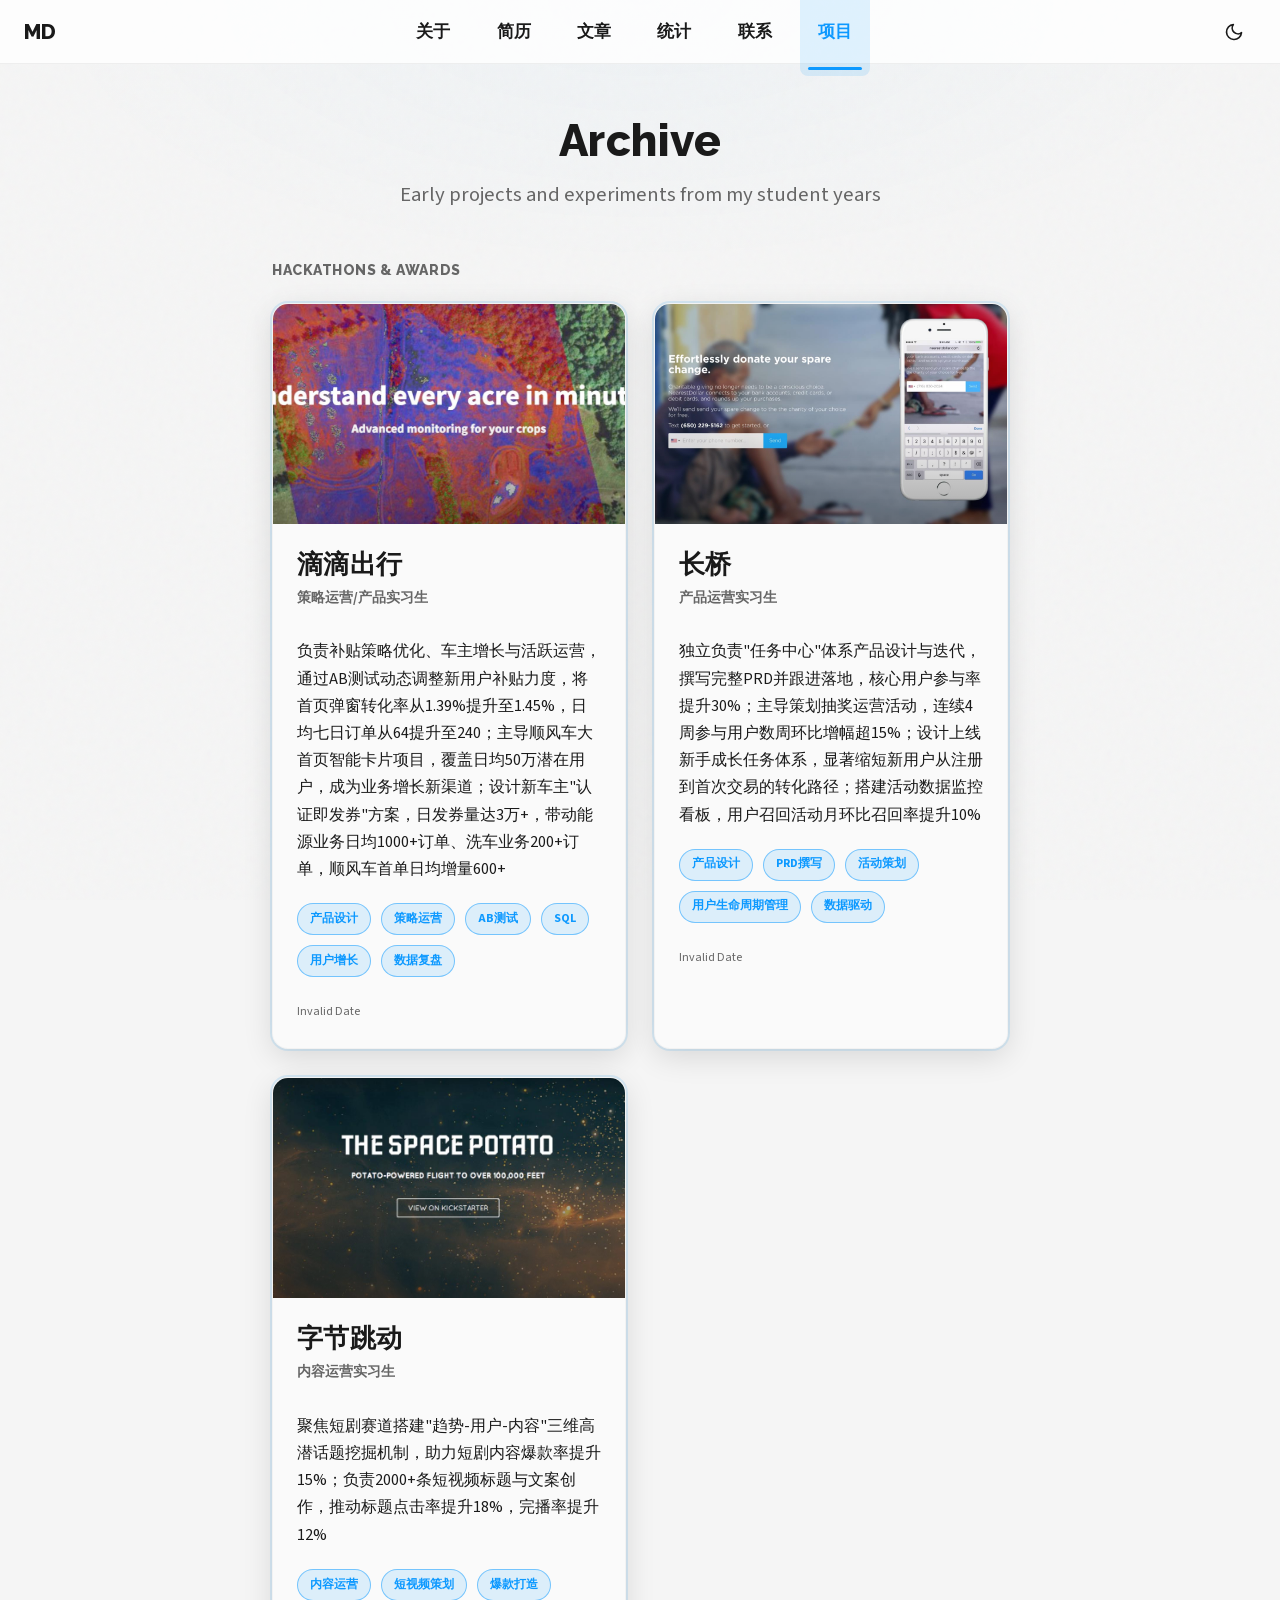
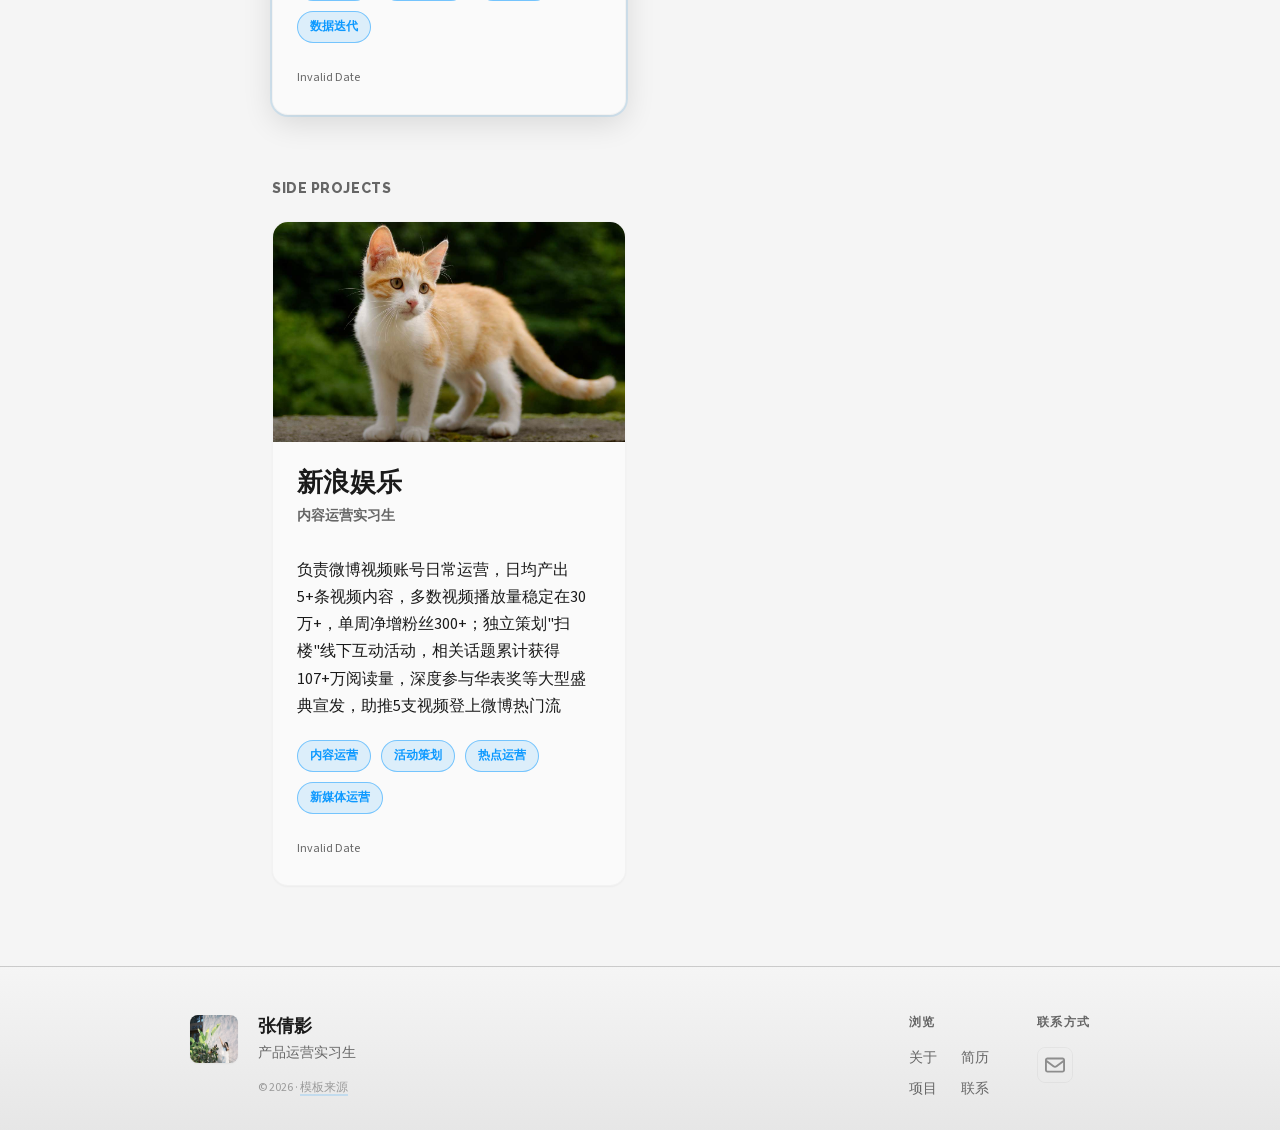
<file: projects/index.html>
<!DOCTYPE html><!--EH5hfFubOTfuYgAp0MLqk--><html lang="en" class="source_sans_3_b4b8baf9-module__d0kohG__variable raleway_3c2bfd15-module__T0_MJG__variable"><head><meta charSet="utf-8"/><meta name="viewport" content="width=device-width, initial-scale=1"/><link rel="preload" href="/_next/static/media/47df9ba1c7236d3b-s.p.7bbb93ea.woff2" as="font" crossorigin="" type="font/woff2"/><link rel="preload" href="/_next/static/media/c825fd02acae0153-s.p.1692d83b.woff2" as="font" crossorigin="" type="font/woff2"/><link rel="stylesheet" href="/_next/static/chunks/00f484feee1a6010.css" data-precedence="next"/><link rel="preload" as="script" fetchPriority="low" href="/_next/static/chunks/55fff0aad5fc101e.js"/><script src="/_next/static/chunks/aa738914f7a2fc1d.js" async=""></script><script src="/_next/static/chunks/ae2a127822adcdc1.js" async=""></script><script src="/_next/static/chunks/c3f46326fa651de2.js" async=""></script><script src="/_next/static/chunks/turbopack-a39da94efcc15593.js" async=""></script><script src="/_next/static/chunks/a5694de5572f6771.js" async=""></script><script src="/_next/static/chunks/fd83b9409e91cd68.js" async=""></script><script src="/_next/static/chunks/61aaecc94655ba98.js" async=""></script><script src="/_next/static/chunks/882123ad6db0c8c2.js" async=""></script><meta name="next-size-adjust" content=""/><title>Archive | 张倩影</title><meta name="description" content="Early projects and experiments from Michael D&#x27;Angelo (2015 and earlier)."/><meta name="author" content="张倩影"/><meta name="keywords" content="张倩影,产品运营,内容运营,策略运营,互联网运营,设计"/><meta name="creator" content="张倩影"/><meta name="robots" content="index, follow"/><meta name="googlebot" content="index, follow, max-video-preview:-1, max-image-preview:large, max-snippet:-1"/><meta property="og:title" content="张倩影"/><meta property="og:description" content="张倩影的个人网站，设计专业研究生，有丰富的互联网运营经验，擅长内容运营、策略运营、产品运营。"/><meta property="og:url" content="https://rico-zhangqy.github.io/"/><meta property="og:site_name" content="张倩影"/><meta property="og:locale" content="en_US"/><meta property="og:image" content="https://rico-zhangqy.github.io/images/me.jpg"/><meta property="og:image:width" content="1200"/><meta property="og:image:height" content="630"/><meta property="og:image:alt" content="张倩影"/><meta property="og:type" content="website"/><meta name="twitter:card" content="summary_large_image"/><meta name="twitter:title" content="张倩影"/><meta name="twitter:description" content="张倩影的个人网站，设计专业研究生，有丰富的互联网运营经验，擅长内容运营、策略运营、产品运营。"/><meta name="twitter:image" content="https://rico-zhangqy.github.io/images/me.jpg"/><link rel="icon" href="/favicon.ico?favicon.1e9db811.ico" sizes="32x32" type="image/x-icon"/><script>(self.__next_s=self.__next_s||[]).push([0,{"children":"(function(){try{var t=localStorage.getItem('theme');if(t==='dark'||t==='light'){document.documentElement.setAttribute('data-theme',t)}else if(window.matchMedia('(prefers-color-scheme:dark)').matches){document.documentElement.setAttribute('data-theme','dark')}else{document.documentElement.setAttribute('data-theme','light')}}catch(e){}})();","id":"theme-init"}])</script><script src="/_next/static/chunks/a6dad97d9634a72d.js" noModule=""></script></head><body><div hidden=""><!--$--><!--/$--></div><div class="site-wrapper"><header class="site-header"><a class="site-logo" href="/"><span class="logo-text">MD</span></a><nav class="nav-links"><a class="nav-link " href="/about/">关于</a><a class="nav-link " href="/resume/">简历</a><a class="nav-link " href="/writing/">文章</a><a class="nav-link " href="/stats/">统计</a><a class="nav-link " href="/contact/">联系</a><a class="nav-link active" aria-current="page" href="/projects/">项目</a></nav><div class="nav-actions"><div class="theme-toggle-placeholder"></div><div class="hamburger-container"><nav class="main" id="hamburger-nav"><ul><li class="menu"><button type="button" class="hamburger-button" aria-label="Open navigation menu" aria-expanded="false" aria-controls="mobile-nav-menu"><span class="hamburger-icon"><span></span><span></span><span></span></span></button></li></ul></nav></div></div></header><div class="page-container"><main class="page-main"><section class="projects-page"><header class="projects-header"><h1 class="page-title">Archive</h1><p class="page-subtitle">Early projects and experiments from my student years</p></header><section class="projects-featured"><h2 class="projects-section-title">Hackathons &amp; Awards</h2><div class="projects-grid projects-grid--featured"><article class="project-card project-card--featured project-card--static"><div class="project-card-static"><div class="project-card-image"><img alt="滴滴出行" loading="lazy" width="600" height="400" decoding="async" data-nimg="1" style="color:transparent" src="/images/projects/harvest.jpg"/><div class="project-card-overlay"></div></div><div class="project-card-content"><header class="project-card-header"><h3 class="project-card-title">滴滴出行</h3><p class="project-card-subtitle">策略运营/产品实习生</p></header><p class="project-card-desc">负责补贴策略优化、车主增长与活跃运营，通过AB测试动态调整新用户补贴力度，将首页弹窗转化率从1.39%提升至1.45%，日均七日订单从64提升至240；主导顺风车大首页智能卡片项目，覆盖日均50万潜在用户，成为业务增长新渠道；设计新车主&quot;认证即发券&quot;方案，日发券量达3万+，带动能源业务日均1000+订单、洗车业务200+订单，顺风车首单日均增量600+</p><div class="project-card-tech"><span class="tech-tag">产品设计</span><span class="tech-tag">策略运营</span><span class="tech-tag">AB测试</span><span class="tech-tag">SQL</span><span class="tech-tag">用户增长</span><span class="tech-tag">数据复盘</span></div><time class="project-card-date" dateTime="2025-09 - 2025-12">Invalid Date</time></div></div></article><article class="project-card project-card--featured project-card--static"><div class="project-card-static"><div class="project-card-image"><img alt="长桥" loading="lazy" width="600" height="400" decoding="async" data-nimg="1" style="color:transparent" src="/images/projects/nearestdollar.jpg"/><div class="project-card-overlay"></div></div><div class="project-card-content"><header class="project-card-header"><h3 class="project-card-title">长桥</h3><p class="project-card-subtitle">产品运营实习生</p></header><p class="project-card-desc">独立负责&quot;任务中心&quot;体系产品设计与迭代，撰写完整PRD并跟进落地，核心用户参与率提升30%；主导策划抽奖运营活动，连续4周参与用户数周环比增幅超15%；设计上线新手成长任务体系，显著缩短新用户从注册到首次交易的转化路径；搭建活动数据监控看板，用户召回活动月环比召回率提升10%</p><div class="project-card-tech"><span class="tech-tag">产品设计</span><span class="tech-tag">PRD撰写</span><span class="tech-tag">活动策划</span><span class="tech-tag">用户生命周期管理</span><span class="tech-tag">数据驱动</span></div><time class="project-card-date" dateTime="2025-04 - 2025-09">Invalid Date</time></div></div></article><article class="project-card project-card--featured project-card--static"><div class="project-card-static"><div class="project-card-image"><img alt="字节跳动" loading="lazy" width="600" height="400" decoding="async" data-nimg="1" style="color:transparent" src="/images/projects/spacepotato.jpg"/><div class="project-card-overlay"></div></div><div class="project-card-content"><header class="project-card-header"><h3 class="project-card-title">字节跳动</h3><p class="project-card-subtitle">内容运营实习生</p></header><p class="project-card-desc">聚焦短剧赛道搭建&quot;趋势-用户-内容&quot;三维高潜话题挖掘机制，助力短剧内容爆款率提升15%；负责2000+条短视频标题与文案创作，推动标题点击率提升18%，完播率提升12%</p><div class="project-card-tech"><span class="tech-tag">内容运营</span><span class="tech-tag">短视频策划</span><span class="tech-tag">爆款打造</span><span class="tech-tag">数据迭代</span></div><time class="project-card-date" dateTime="2025-01 - 2025-02">Invalid Date</time></div></div></article></div></section><section class="projects-other"><h2 class="projects-section-title">Side Projects</h2><div class="projects-grid"><article class="project-card  project-card--static"><div class="project-card-static"><div class="project-card-image"><img alt="新浪娱乐" loading="lazy" width="600" height="400" decoding="async" data-nimg="1" style="color:transparent" src="/images/projects/catdetector.jpg"/><div class="project-card-overlay"></div></div><div class="project-card-content"><header class="project-card-header"><h3 class="project-card-title">新浪娱乐</h3><p class="project-card-subtitle">内容运营实习生</p></header><p class="project-card-desc">负责微博视频账号日常运营，日均产出5+条视频内容，多数视频播放量稳定在30万+，单周净增粉丝300+；独立策划&quot;扫楼&quot;线下互动活动，相关话题累计获得107+万阅读量，深度参与华表奖等大型盛典宣发，助推5支视频登上微博热门流</p><div class="project-card-tech"><span class="tech-tag">内容运营</span><span class="tech-tag">活动策划</span><span class="tech-tag">热点运营</span><span class="tech-tag">新媒体运营</span></div><time class="project-card-date" dateTime="2023-03 - 2023-07">Invalid Date</time></div></div></article></div></section></section></main><footer class="site-footer-new"><div class="footer-content"><div class="footer-identity"><a class="footer-avatar" href="/"><span class="theme-portrait "><img src="/images/me-light.jpg" alt="Michael D&#x27;Angelo" width="80" height="80" loading="lazy" decoding="async" class="theme-portrait-light"/><img src="/images/me-dark.jpg" alt="Michael D&#x27;Angelo" width="80" height="80" loading="lazy" decoding="async" class="theme-portrait-dark" aria-hidden="true"/></span></a><div class="footer-info"><h3>张倩影</h3><p class="footer-role">产品运营实习生</p><p class="footer-copyright">© <!-- -->2026<!-- --> ·<!-- --> <a href="https://github.com/mldangelo/personal-site" target="_blank" rel="noopener noreferrer">模板来源</a></p></div></div><div class="footer-right"><nav class="footer-links" aria-labelledby="footer-links-heading"><h4 id="footer-links-heading" class="footer-links-label">浏览</h4><div class="footer-links-grid"><a href="/about/">关于</a><a href="/resume/">简历</a><a href="/projects/">项目</a><a href="/contact/">联系</a></div></nav><div class="footer-social" aria-labelledby="footer-social-heading"><h4 id="footer-social-heading" class="footer-social-label">联系方式</h4><ul class="icons"><li><a href="mailto:1641753761@qq.com" aria-label="邮箱 (opens in new tab)" target="_blank" rel="noopener noreferrer"><svg data-prefix="far" data-icon="envelope" class="svg-inline--fa fa-envelope size-5" role="img" viewBox="0 0 512 512" aria-hidden="true"><path fill="currentColor" d="M61.4 64C27.5 64 0 91.5 0 125.4 0 126.3 0 127.1 .1 128L0 128 0 384c0 35.3 28.7 64 64 64l384 0c35.3 0 64-28.7 64-64l0-256-.1 0c0-.9 .1-1.7 .1-2.6 0-33.9-27.5-61.4-61.4-61.4L61.4 64zM464 192.3L464 384c0 8.8-7.2 16-16 16L64 400c-8.8 0-16-7.2-16-16l0-191.7 154.8 117.4c31.4 23.9 74.9 23.9 106.4 0L464 192.3zM48 125.4C48 118 54 112 61.4 112l389.2 0c7.4 0 13.4 6 13.4 13.4 0 4.2-2 8.2-5.3 10.7L280.2 271.5c-14.3 10.8-34.1 10.8-48.4 0L53.3 136.1c-3.3-2.5-5.3-6.5-5.3-10.7z"></path></svg></a></li></ul></div></div></div></footer></div><!--$--><!--/$--></div><script src="/_next/static/chunks/55fff0aad5fc101e.js" id="_R_" async=""></script><script>(self.__next_f=self.__next_f||[]).push([0])</script><script>self.__next_f.push([1,"1:\"$Sreact.fragment\"\n2:I[75528,[\"/_next/static/chunks/a5694de5572f6771.js\"],\"\"]\n3:I[54511,[\"/_next/static/chunks/a5694de5572f6771.js\"],\"default\"]\n4:I[3586,[\"/_next/static/chunks/a5694de5572f6771.js\"],\"default\"]\n5:I[40456,[\"/_next/static/chunks/fd83b9409e91cd68.js\",\"/_next/static/chunks/61aaecc94655ba98.js\"],\"default\"]\n6:I[64934,[\"/_next/static/chunks/fd83b9409e91cd68.js\",\"/_next/static/chunks/61aaecc94655ba98.js\"],\"default\"]\n7:I[59599,[\"/_next/static/chunks/a5694de5572f6771.js\",\"/_next/static/chunks/882123ad6db0c8c2.js\"],\"\"]\n8:I[17883,[\"/_next/static/chunks/a5694de5572f6771.js\",\"/_next/static/chunks/882123ad6db0c8c2.js\"],\"Image\"]\n10:I[50256,[],\"default\"]\n:HL[\"/_next/static/chunks/00f484feee1a6010.css\",\"style\"]\n:HL[\"/_next/static/media/47df9ba1c7236d3b-s.p.7bbb93ea.woff2\",\"font\",{\"crossOrigin\":\"\",\"type\":\"font/woff2\"}]\n:HL[\"/_next/static/media/c825fd02acae0153-s.p.1692d83b.woff2\",\"font\",{\"crossOrigin\":\"\",\"type\":\"font/woff2\"}]\n"])</script><script>self.__next_f.push([1,"0:{\"P\":null,\"b\":\"EH5hfFubOTfuYgAp0MLqk\",\"c\":[\"\",\"projects\",\"\"],\"q\":\"\",\"i\":false,\"f\":[[[\"\",{\"children\":[\"projects\",{\"children\":[\"__PAGE__\",{}]}]},\"$undefined\",\"$undefined\",true],[[\"$\",\"$1\",\"c\",{\"children\":[[[\"$\",\"link\",\"0\",{\"rel\":\"stylesheet\",\"href\":\"/_next/static/chunks/00f484feee1a6010.css\",\"precedence\":\"next\",\"crossOrigin\":\"$undefined\",\"nonce\":\"$undefined\"}],[\"$\",\"script\",\"script-0\",{\"src\":\"/_next/static/chunks/a5694de5572f6771.js\",\"async\":true,\"nonce\":\"$undefined\"}]],[\"$\",\"html\",null,{\"lang\":\"en\",\"className\":\"source_sans_3_b4b8baf9-module__d0kohG__variable raleway_3c2bfd15-module__T0_MJG__variable\",\"suppressHydrationWarning\":true,\"children\":[[\"$\",\"head\",null,{\"children\":[\"$\",\"$L2\",null,{\"id\":\"theme-init\",\"strategy\":\"beforeInteractive\",\"children\":\"(function(){try{var t=localStorage.getItem('theme');if(t==='dark'||t==='light'){document.documentElement.setAttribute('data-theme',t)}else if(window.matchMedia('(prefers-color-scheme:dark)').matches){document.documentElement.setAttribute('data-theme','dark')}else{document.documentElement.setAttribute('data-theme','light')}}catch(e){}})();\"}]}],[\"$\",\"body\",null,{\"children\":[[\"$\",\"$L3\",null,{}],[\"$\",\"div\",null,{\"className\":\"site-wrapper\",\"children\":[[\"$\",\"$L4\",null,{}],[\"$\",\"$L5\",null,{\"parallelRouterKey\":\"children\",\"error\":\"$undefined\",\"errorStyles\":\"$undefined\",\"errorScripts\":\"$undefined\",\"template\":[\"$\",\"$L6\",null,{}],\"templateStyles\":\"$undefined\",\"templateScripts\":\"$undefined\",\"notFound\":[[\"$\",\"main\",null,{\"className\":\"not-found-page\",\"children\":[\"$\",\"div\",null,{\"className\":\"not-found-content\",\"children\":[[\"$\",\"span\",null,{\"className\":\"not-found-code\",\"children\":\"404\"}],[\"$\",\"h1\",null,{\"className\":\"not-found-title\",\"children\":\"Page Not Found\"}],[\"$\",\"p\",null,{\"className\":\"not-found-message\",\"children\":\"The page you're looking for doesn't exist or has been moved.\"}],[\"$\",\"div\",null,{\"className\":\"not-found-actions\",\"children\":[[\"$\",\"$L7\",null,{\"href\":\"/\",\"className\":\"not-found-button\",\"children\":\"Go Home\"}],[\"$\",\"$L7\",null,{\"href\":\"/contact\",\"className\":\"not-found-link\",\"children\":\"Contact Me\"}]]}]]}]}],[]],\"forbidden\":\"$undefined\",\"unauthorized\":\"$undefined\"}]]}],null]}]]}]]}],{\"children\":[[\"$\",\"$1\",\"c\",{\"children\":[null,[\"$\",\"$L5\",null,{\"parallelRouterKey\":\"children\",\"error\":\"$undefined\",\"errorStyles\":\"$undefined\",\"errorScripts\":\"$undefined\",\"template\":[\"$\",\"$L6\",null,{}],\"templateStyles\":\"$undefined\",\"templateScripts\":\"$undefined\",\"notFound\":\"$undefined\",\"forbidden\":\"$undefined\",\"unauthorized\":\"$undefined\"}]]}],{\"children\":[[\"$\",\"$1\",\"c\",{\"children\":[[\"$\",\"div\",null,{\"className\":\"page-container\",\"children\":[[\"$\",\"main\",null,{\"className\":\"page-main\",\"children\":[\"$\",\"section\",null,{\"className\":\"projects-page\",\"children\":[[\"$\",\"header\",null,{\"className\":\"projects-header\",\"children\":[[\"$\",\"h1\",null,{\"className\":\"page-title\",\"children\":\"Archive\"}],[\"$\",\"p\",null,{\"className\":\"page-subtitle\",\"children\":\"Early projects and experiments from my student years\"}]]}],[\"$\",\"section\",null,{\"className\":\"projects-featured\",\"children\":[[\"$\",\"h2\",null,{\"className\":\"projects-section-title\",\"children\":\"Hackathons \u0026 Awards\"}],[\"$\",\"div\",null,{\"className\":\"projects-grid projects-grid--featured\",\"children\":[[\"$\",\"article\",\"滴滴出行\",{\"className\":\"project-card project-card--featured project-card--static\",\"children\":[\"$\",\"div\",null,{\"className\":\"project-card-static\",\"children\":[[\"$\",\"div\",null,{\"className\":\"project-card-image\",\"children\":[[\"$\",\"$L8\",null,{\"src\":\"/images/projects/harvest.jpg\",\"alt\":\"滴滴出行\",\"width\":600,\"height\":400,\"sizes\":\"(max-width: 600px) 100vw, 50vw\"}],[\"$\",\"div\",null,{\"className\":\"project-card-overlay\"}]]}],[\"$\",\"div\",null,{\"className\":\"project-card-content\",\"children\":[[\"$\",\"header\",null,{\"className\":\"project-card-header\",\"children\":[[\"$\",\"h3\",null,{\"className\":\"project-card-title\",\"children\":\"滴滴出行\"}],[\"$\",\"p\",null,{\"className\":\"project-card-subtitle\",\"children\":\"策略运营/产品实习生\"}]]}],[\"$\",\"p\",null,{\"className\":\"project-card-desc\",\"children\":\"负责补贴策略优化、车主增长与活跃运营，通过AB测试动态调整新用户补贴力度，将首页弹窗转化率从1.39%提升至1.45%，日均七日订单从64提升至240；主导顺风车大首页智能卡片项目，覆盖日均50万潜在用户，成为业务增长新渠道；设计新车主\\\"认证即发券\\\"方案，日发券量达3万+，带动能源业务日均1000+订单、洗车业务200+订单，顺风车首单日均增量600+\"}],[\"$\",\"div\",null,{\"className\":\"project-card-tech\",\"children\":[[\"$\",\"span\",\"产品设计\",{\"className\":\"tech-tag\",\"children\":\"产品设计\"}],[\"$\",\"span\",\"策略运营\",{\"className\":\"tech-tag\",\"children\":\"策略运营\"}],[\"$\",\"span\",\"AB测试\",{\"className\":\"tech-tag\",\"children\":\"AB测试\"}],[\"$\",\"span\",\"SQL\",{\"className\":\"tech-tag\",\"children\":\"SQL\"}],[\"$\",\"span\",\"用户增长\",{\"className\":\"tech-tag\",\"children\":\"用户增长\"}],[\"$\",\"span\",\"数据复盘\",{\"className\":\"tech-tag\",\"children\":\"数据复盘\"}]]}],[\"$\",\"time\",null,{\"className\":\"project-card-date\",\"dateTime\":\"2025-09 - 2025-12\",\"children\":\"Invalid Date\"}]]}]]}]}],[\"$\",\"article\",\"长桥\",{\"className\":\"project-card project-card--featured project-card--static\",\"children\":\"$L9\"}],\"$La\"]}]]}],\"$Lb\"]}]}],\"$Lc\"]}],[\"$Ld\"],\"$Le\"]}],{},null,false,false]},null,false,false]},null,false,false],\"$Lf\",false]],\"m\":\"$undefined\",\"G\":[\"$10\",[]],\"S\":true}\n"])</script><script>self.__next_f.push([1,"11:I[93151,[\"/_next/static/chunks/fd83b9409e91cd68.js\",\"/_next/static/chunks/61aaecc94655ba98.js\"],\"OutletBoundary\"]\n12:\"$Sreact.suspense\"\n14:I[93151,[\"/_next/static/chunks/fd83b9409e91cd68.js\",\"/_next/static/chunks/61aaecc94655ba98.js\"],\"ViewportBoundary\"]\n16:I[93151,[\"/_next/static/chunks/fd83b9409e91cd68.js\",\"/_next/static/chunks/61aaecc94655ba98.js\"],\"MetadataBoundary\"]\n9:[\"$\",\"div\",null,{\"className\":\"project-card-static\",\"children\":[[\"$\",\"div\",null,{\"className\":\"project-card-image\",\"children\":[[\"$\",\"$L8\",null,{\"src\":\"/images/projects/nearestdollar.jpg\",\"alt\":\"长桥\",\"width\":600,\"height\":400,\"sizes\":\"(max-width: 600px) 100vw, 50vw\"}],[\"$\",\"div\",null,{\"className\":\"project-card-overlay\"}]]}],[\"$\",\"div\",null,{\"className\":\"project-card-content\",\"children\":[[\"$\",\"header\",null,{\"className\":\"project-card-header\",\"children\":[[\"$\",\"h3\",null,{\"className\":\"project-card-title\",\"children\":\"长桥\"}],[\"$\",\"p\",null,{\"className\":\"project-card-subtitle\",\"children\":\"产品运营实习生\"}]]}],[\"$\",\"p\",null,{\"className\":\"project-card-desc\",\"children\":\"独立负责\\\"任务中心\\\"体系产品设计与迭代，撰写完整PRD并跟进落地，核心用户参与率提升30%；主导策划抽奖运营活动，连续4周参与用户数周环比增幅超15%；设计上线新手成长任务体系，显著缩短新用户从注册到首次交易的转化路径；搭建活动数据监控看板，用户召回活动月环比召回率提升10%\"}],[\"$\",\"div\",null,{\"className\":\"project-card-tech\",\"children\":[[\"$\",\"span\",\"产品设计\",{\"className\":\"tech-tag\",\"children\":\"产品设计\"}],[\"$\",\"span\",\"PRD撰写\",{\"className\":\"tech-tag\",\"children\":\"PRD撰写\"}],[\"$\",\"span\",\"活动策划\",{\"className\":\"tech-tag\",\"children\":\"活动策划\"}],[\"$\",\"span\",\"用户生命周期管理\",{\"className\":\"tech-tag\",\"children\":\"用户生命周期管理\"}],[\"$\",\"span\",\"数据驱动\",{\"className\":\"tech-tag\",\"children\":\"数据驱动\"}]]}],[\"$\",\"time\",null,{\"className\":\"project-card-date\",\"dateTime\":\"2025-04 - 2025-09\",\"children\":\"Invalid Date\"}]]}]]}]\na:[\"$\",\"article\",\"字节跳动\",{\"className\":\"project-card project-card--featured project-card--static\",\"children\":[\"$\",\"div\",null,{\"className\":\"project-card-static\",\"children\":[[\"$\",\"div\",null,{\"className\":\"project-card-image\",\"children\":[[\"$\",\"$L8\",null,{\"src\":\"/images/projects/spacepotato.jpg\",\"alt\":\"字节跳动\",\"width\":600,\"height\":400,\"sizes\":\"(max-width: 600px) 100vw, 50vw\"}],[\"$\",\"div\",null,{\"className\":\"project-card-overlay\"}]]}],[\"$\",\"div\",null,{\"className\":\"project-card-content\",\"children\":[[\"$\",\"header\",null,{\"className\":\"project-card-header\",\"children\":[[\"$\",\"h3\",null,{\"className\":\"project-card-title\",\"children\":\"字节跳动\"}],[\"$\",\"p\",null,{\"className\":\"project-card-subtitle\",\"children\":\"内容运营实习生\"}]]}],[\"$\",\"p\",null,{\"className\":\"project-card-desc\",\"children\":\"聚焦短剧赛道搭建\\\"趋势-用户-内容\\\"三维高潜话题挖掘机制，助力短剧内容爆款率提升15%；负责2000+条短视频标题与文案创作，推动标题点击率提升18%，完播率提升12%\"}],[\"$\",\"div\",null,{\"className\":\"project-card-tech\",\"children\":[[\"$\",\"span\",\"内容运营\",{\"className\":\"tech-tag\",\"children\":\"内容运营\"}],[\"$\",\"span\",\"短视频策划\",{\"className\":\"tech-tag\",\"children\":\"短视频策划\"}],[\"$\",\"span\",\"爆款打造\",{\"className\":\"tech-tag\",\"children\":\"爆款打造\"}],[\"$\",\"span\",\"数据迭代\",{\"className\":\"tech-tag\",\"children\":\"数据迭代\"}]]}],[\"$\",\"time\",null,{\"className\":\"project-card-date\",\"dateTime\":\"2025-01 - 2025-02\",\"children\":\"Invalid Date\"}]]}]]}]}]\n"])</script><script>self.__next_f.push([1,"b:[\"$\",\"section\",null,{\"className\":\"projects-other\",\"children\":[[\"$\",\"h2\",null,{\"className\":\"projects-section-title\",\"children\":\"Side Projects\"}],[\"$\",\"div\",null,{\"className\":\"projects-grid\",\"children\":[[\"$\",\"article\",\"新浪娱乐\",{\"className\":\"project-card  project-card--static\",\"children\":[\"$\",\"div\",null,{\"className\":\"project-card-static\",\"children\":[[\"$\",\"div\",null,{\"className\":\"project-card-image\",\"children\":[[\"$\",\"$L8\",null,{\"src\":\"/images/projects/catdetector.jpg\",\"alt\":\"新浪娱乐\",\"width\":600,\"height\":400,\"sizes\":\"(max-width: 600px) 100vw, 50vw\"}],[\"$\",\"div\",null,{\"className\":\"project-card-overlay\"}]]}],[\"$\",\"div\",null,{\"className\":\"project-card-content\",\"children\":[[\"$\",\"header\",null,{\"className\":\"project-card-header\",\"children\":[[\"$\",\"h3\",null,{\"className\":\"project-card-title\",\"children\":\"新浪娱乐\"}],[\"$\",\"p\",null,{\"className\":\"project-card-subtitle\",\"children\":\"内容运营实习生\"}]]}],[\"$\",\"p\",null,{\"className\":\"project-card-desc\",\"children\":\"负责微博视频账号日常运营，日均产出5+条视频内容，多数视频播放量稳定在30万+，单周净增粉丝300+；独立策划\\\"扫楼\\\"线下互动活动，相关话题累计获得107+万阅读量，深度参与华表奖等大型盛典宣发，助推5支视频登上微博热门流\"}],[\"$\",\"div\",null,{\"className\":\"project-card-tech\",\"children\":[[\"$\",\"span\",\"内容运营\",{\"className\":\"tech-tag\",\"children\":\"内容运营\"}],[\"$\",\"span\",\"活动策划\",{\"className\":\"tech-tag\",\"children\":\"活动策划\"}],[\"$\",\"span\",\"热点运营\",{\"className\":\"tech-tag\",\"children\":\"热点运营\"}],[\"$\",\"span\",\"新媒体运营\",{\"className\":\"tech-tag\",\"children\":\"新媒体运营\"}]]}],[\"$\",\"time\",null,{\"className\":\"project-card-date\",\"dateTime\":\"2023-03 - 2023-07\",\"children\":\"Invalid Date\"}]]}]]}]}]]}]]}]\n"])</script><script>self.__next_f.push([1,"c:[\"$\",\"footer\",null,{\"className\":\"site-footer-new\",\"children\":[\"$\",\"div\",null,{\"className\":\"footer-content\",\"children\":[[\"$\",\"div\",null,{\"className\":\"footer-identity\",\"children\":[[\"$\",\"$L7\",null,{\"href\":\"/\",\"className\":\"footer-avatar\",\"children\":[\"$\",\"span\",null,{\"className\":\"theme-portrait \",\"children\":[[\"$\",\"img\",null,{\"src\":\"/images/me-light.jpg\",\"alt\":\"Michael D'Angelo\",\"width\":80,\"height\":80,\"loading\":\"lazy\",\"decoding\":\"async\",\"className\":\"theme-portrait-light\"}],[\"$\",\"img\",null,{\"src\":\"/images/me-dark.jpg\",\"alt\":\"Michael D'Angelo\",\"width\":80,\"height\":80,\"loading\":\"lazy\",\"decoding\":\"async\",\"className\":\"theme-portrait-dark\",\"aria-hidden\":\"true\"}]]}]}],[\"$\",\"div\",null,{\"className\":\"footer-info\",\"children\":[[\"$\",\"h3\",null,{\"children\":\"张倩影\"}],[\"$\",\"p\",null,{\"className\":\"footer-role\",\"children\":\"产品运营实习生\"}],[\"$\",\"p\",null,{\"className\":\"footer-copyright\",\"children\":[\"© \",2026,\" ·\",\" \",[\"$\",\"a\",null,{\"href\":\"https://github.com/mldangelo/personal-site\",\"target\":\"_blank\",\"rel\":\"noopener noreferrer\",\"children\":\"模板来源\"}]]}]]}]]}],[\"$\",\"div\",null,{\"className\":\"footer-right\",\"children\":[[\"$\",\"nav\",null,{\"className\":\"footer-links\",\"aria-labelledby\":\"footer-links-heading\",\"children\":[[\"$\",\"h4\",null,{\"id\":\"footer-links-heading\",\"className\":\"footer-links-label\",\"children\":\"浏览\"}],[\"$\",\"div\",null,{\"className\":\"footer-links-grid\",\"children\":[[\"$\",\"$L7\",null,{\"href\":\"/about\",\"children\":\"关于\"}],[\"$\",\"$L7\",null,{\"href\":\"/resume\",\"children\":\"简历\"}],[\"$\",\"$L7\",null,{\"href\":\"/projects\",\"children\":\"项目\"}],[\"$\",\"$L7\",null,{\"href\":\"/contact\",\"children\":\"联系\"}]]}]]}],[\"$\",\"div\",null,{\"className\":\"footer-social\",\"aria-labelledby\":\"footer-social-heading\",\"children\":[[\"$\",\"h4\",null,{\"id\":\"footer-social-heading\",\"className\":\"footer-social-label\",\"children\":\"联系方式\"}],[\"$\",\"ul\",null,{\"className\":\"icons\",\"children\":[[\"$\",\"li\",\"邮箱\",{\"children\":[\"$\",\"a\",null,{\"href\":\"mailto:1641753761@qq.com\",\"aria-label\":\"邮箱 (opens in new tab)\",\"target\":\"_blank\",\"rel\":\"noopener noreferrer\",\"children\":[\"$\",\"svg\",null,{\"data-prefix\":\"far\",\"data-icon\":\"envelope\",\"className\":\"svg-inline--fa fa-envelope size-5\",\"role\":\"img\",\"viewBox\":\"0 0 512 512\",\"aria-hidden\":\"true\",\"ref\":\"$undefined\",\"children\":[\"$\",\"path\",null,{\"fill\":\"currentColor\",\"d\":\"M61.4 64C27.5 64 0 91.5 0 125.4 0 126.3 0 127.1 .1 128L0 128 0 384c0 35.3 28.7 64 64 64l384 0c35.3 0 64-28.7 64-64l0-256-.1 0c0-.9 .1-1.7 .1-2.6 0-33.9-27.5-61.4-61.4-61.4L61.4 64zM464 192.3L464 384c0 8.8-7.2 16-16 16L64 400c-8.8 0-16-7.2-16-16l0-191.7 154.8 117.4c31.4 23.9 74.9 23.9 106.4 0L464 192.3zM48 125.4C48 118 54 112 61.4 112l389.2 0c7.4 0 13.4 6 13.4 13.4 0 4.2-2 8.2-5.3 10.7L280.2 271.5c-14.3 10.8-34.1 10.8-48.4 0L53.3 136.1c-3.3-2.5-5.3-6.5-5.3-10.7z\"}]}]}]}]]}]]}]]}]]}]}]\n"])</script><script>self.__next_f.push([1,"d:[\"$\",\"script\",\"script-0\",{\"src\":\"/_next/static/chunks/882123ad6db0c8c2.js\",\"async\":true,\"nonce\":\"$undefined\"}]\ne:[\"$\",\"$L11\",null,{\"children\":[\"$\",\"$12\",null,{\"name\":\"Next.MetadataOutlet\",\"children\":\"$@13\"}]}]\nf:[\"$\",\"$1\",\"h\",{\"children\":[null,[\"$\",\"$L14\",null,{\"children\":\"$L15\"}],[\"$\",\"div\",null,{\"hidden\":true,\"children\":[\"$\",\"$L16\",null,{\"children\":[\"$\",\"$12\",null,{\"name\":\"Next.Metadata\",\"children\":\"$L17\"}]}]}],[\"$\",\"meta\",null,{\"name\":\"next-size-adjust\",\"content\":\"\"}]]}]\n"])</script><script>self.__next_f.push([1,"15:[[\"$\",\"meta\",\"0\",{\"charSet\":\"utf-8\"}],[\"$\",\"meta\",\"1\",{\"name\":\"viewport\",\"content\":\"width=device-width, initial-scale=1\"}]]\n"])</script><script>self.__next_f.push([1,"18:I[82766,[\"/_next/static/chunks/fd83b9409e91cd68.js\",\"/_next/static/chunks/61aaecc94655ba98.js\"],\"IconMark\"]\n13:null\n"])</script><script>self.__next_f.push([1,"17:[[\"$\",\"title\",\"0\",{\"children\":\"Archive | 张倩影\"}],[\"$\",\"meta\",\"1\",{\"name\":\"description\",\"content\":\"Early projects and experiments from Michael D'Angelo (2015 and earlier).\"}],[\"$\",\"meta\",\"2\",{\"name\":\"author\",\"content\":\"张倩影\"}],[\"$\",\"meta\",\"3\",{\"name\":\"keywords\",\"content\":\"张倩影,产品运营,内容运营,策略运营,互联网运营,设计\"}],[\"$\",\"meta\",\"4\",{\"name\":\"creator\",\"content\":\"张倩影\"}],[\"$\",\"meta\",\"5\",{\"name\":\"robots\",\"content\":\"index, follow\"}],[\"$\",\"meta\",\"6\",{\"name\":\"googlebot\",\"content\":\"index, follow, max-video-preview:-1, max-image-preview:large, max-snippet:-1\"}],[\"$\",\"meta\",\"7\",{\"property\":\"og:title\",\"content\":\"张倩影\"}],[\"$\",\"meta\",\"8\",{\"property\":\"og:description\",\"content\":\"张倩影的个人网站，设计专业研究生，有丰富的互联网运营经验，擅长内容运营、策略运营、产品运营。\"}],[\"$\",\"meta\",\"9\",{\"property\":\"og:url\",\"content\":\"https://rico-zhangqy.github.io/\"}],[\"$\",\"meta\",\"10\",{\"property\":\"og:site_name\",\"content\":\"张倩影\"}],[\"$\",\"meta\",\"11\",{\"property\":\"og:locale\",\"content\":\"en_US\"}],[\"$\",\"meta\",\"12\",{\"property\":\"og:image\",\"content\":\"https://rico-zhangqy.github.io/images/me.jpg\"}],[\"$\",\"meta\",\"13\",{\"property\":\"og:image:width\",\"content\":\"1200\"}],[\"$\",\"meta\",\"14\",{\"property\":\"og:image:height\",\"content\":\"630\"}],[\"$\",\"meta\",\"15\",{\"property\":\"og:image:alt\",\"content\":\"张倩影\"}],[\"$\",\"meta\",\"16\",{\"property\":\"og:type\",\"content\":\"website\"}],[\"$\",\"meta\",\"17\",{\"name\":\"twitter:card\",\"content\":\"summary_large_image\"}],[\"$\",\"meta\",\"18\",{\"name\":\"twitter:title\",\"content\":\"张倩影\"}],[\"$\",\"meta\",\"19\",{\"name\":\"twitter:description\",\"content\":\"张倩影的个人网站，设计专业研究生，有丰富的互联网运营经验，擅长内容运营、策略运营、产品运营。\"}],[\"$\",\"meta\",\"20\",{\"name\":\"twitter:image\",\"content\":\"https://rico-zhangqy.github.io/images/me.jpg\"}],[\"$\",\"link\",\"21\",{\"rel\":\"icon\",\"href\":\"/favicon.ico?favicon.1e9db811.ico\",\"sizes\":\"32x32\",\"type\":\"image/x-icon\"}],[\"$\",\"$L18\",\"22\",{}]]\n"])</script></body></html>
</file>
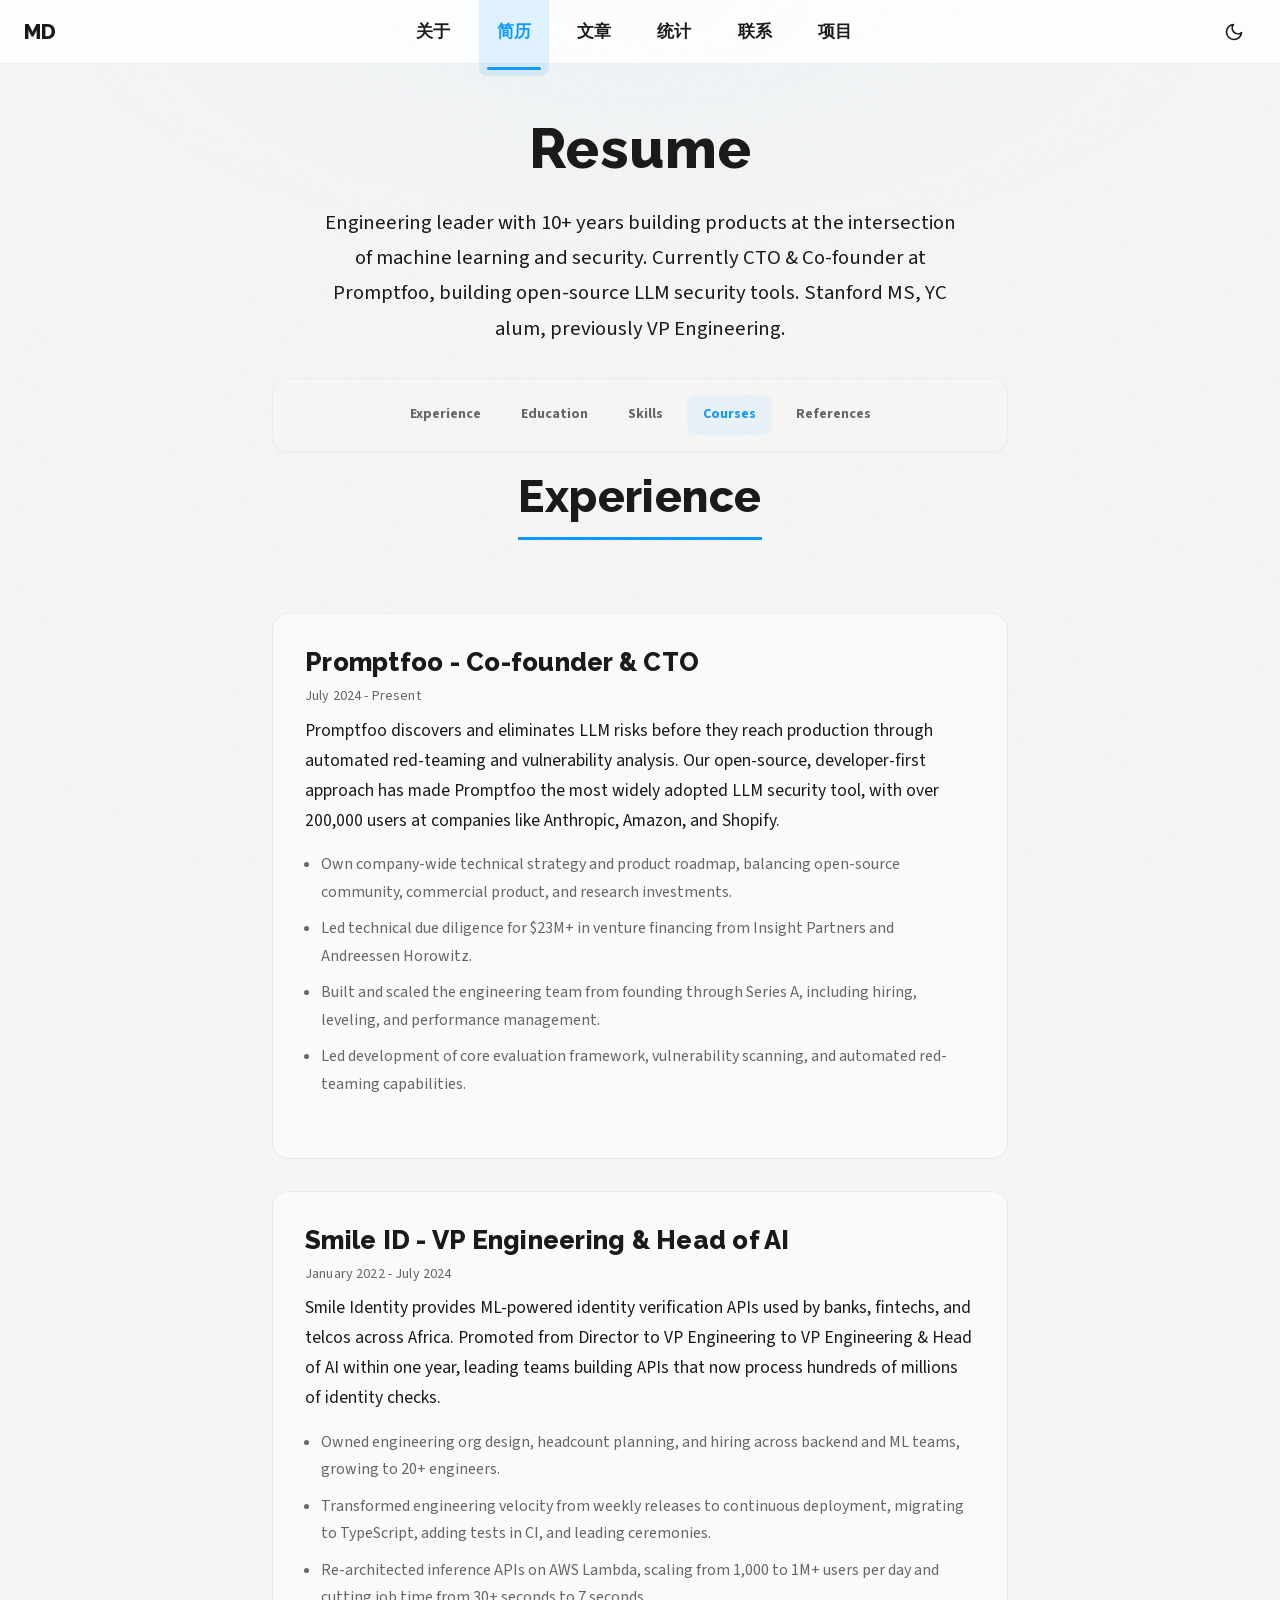
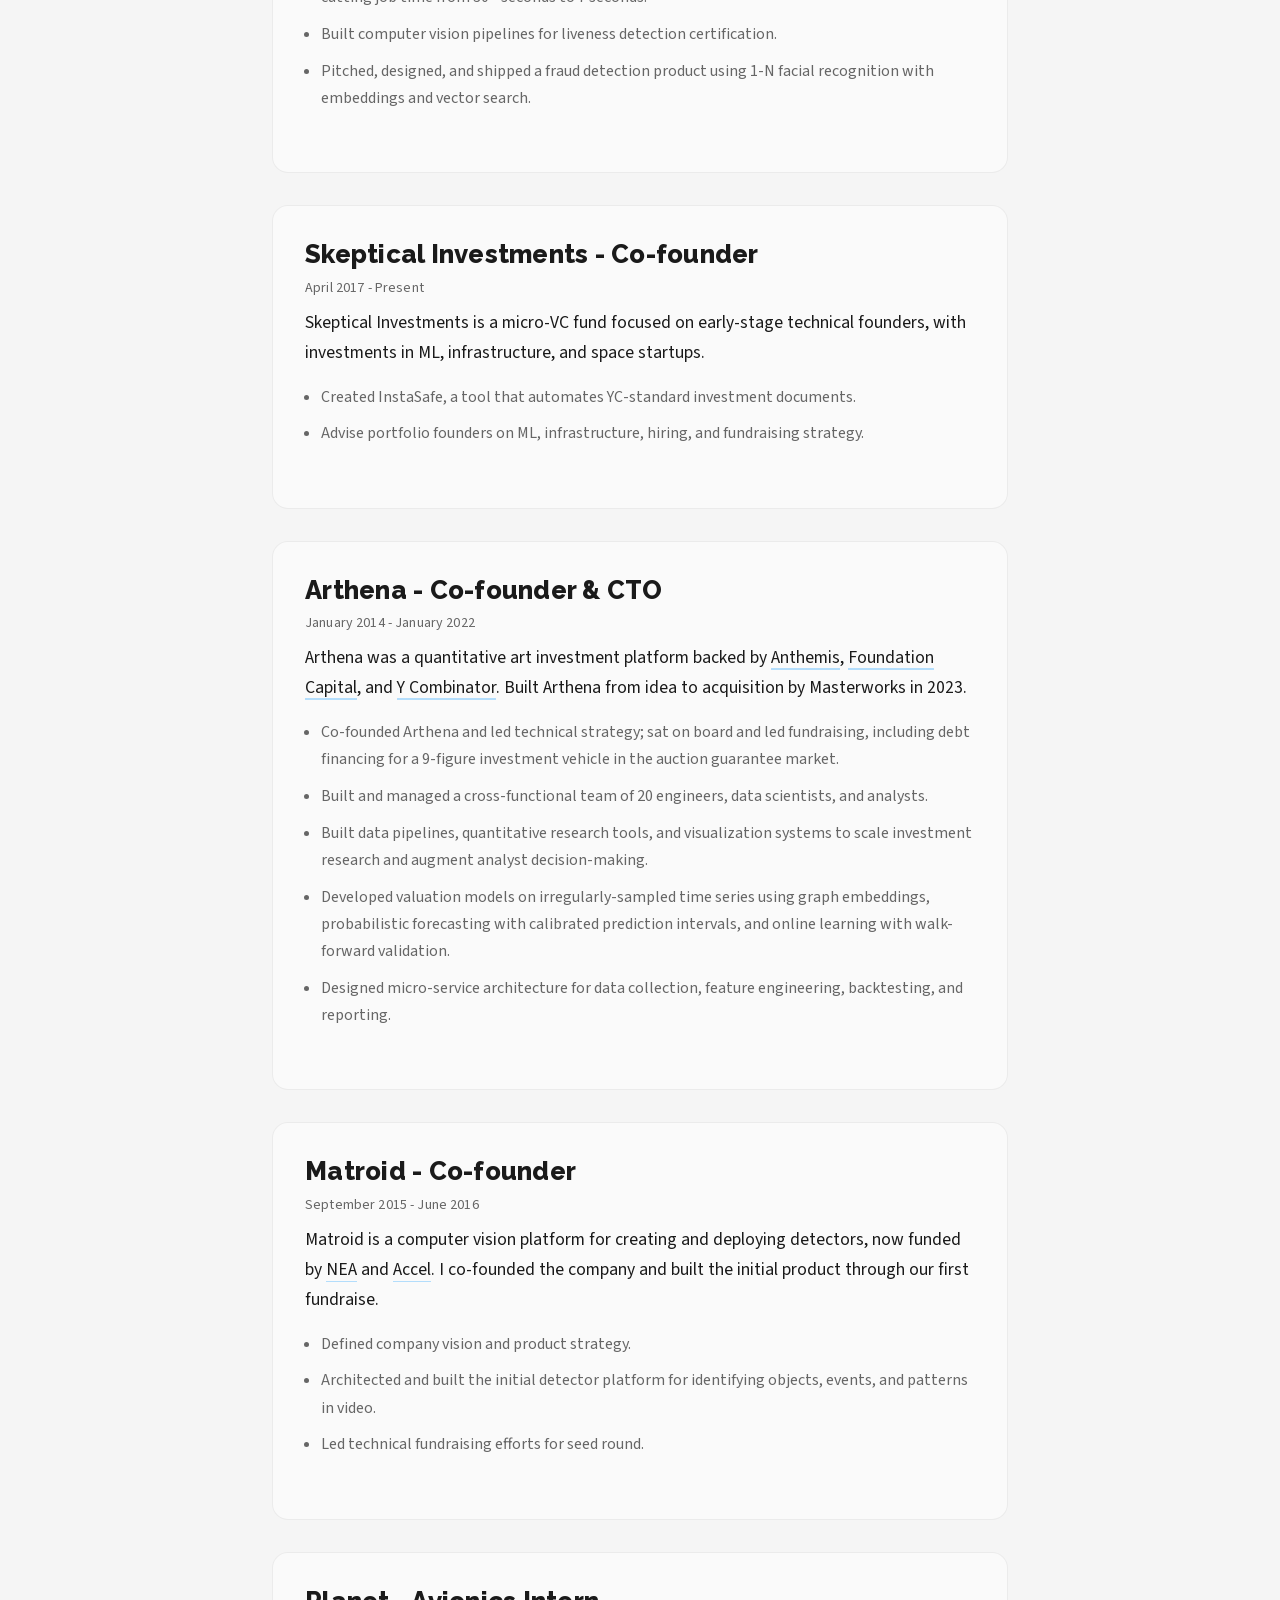
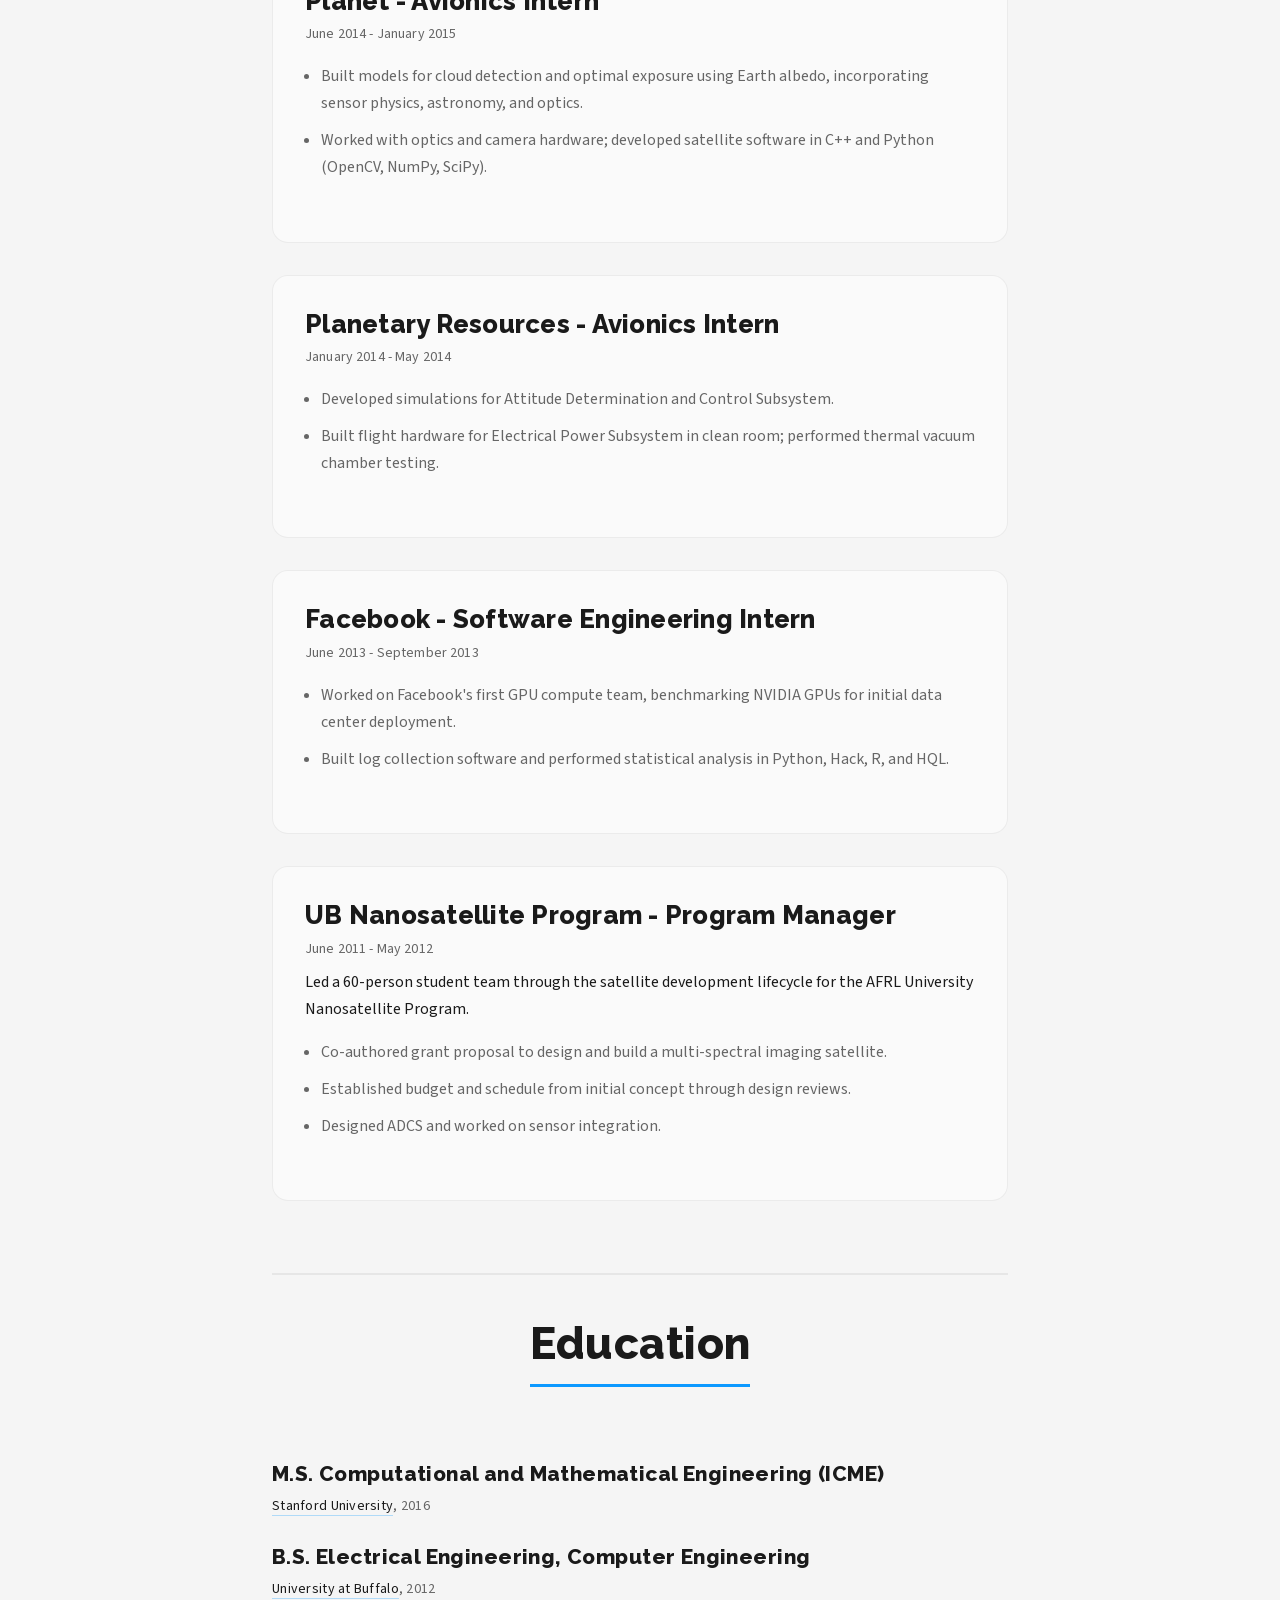
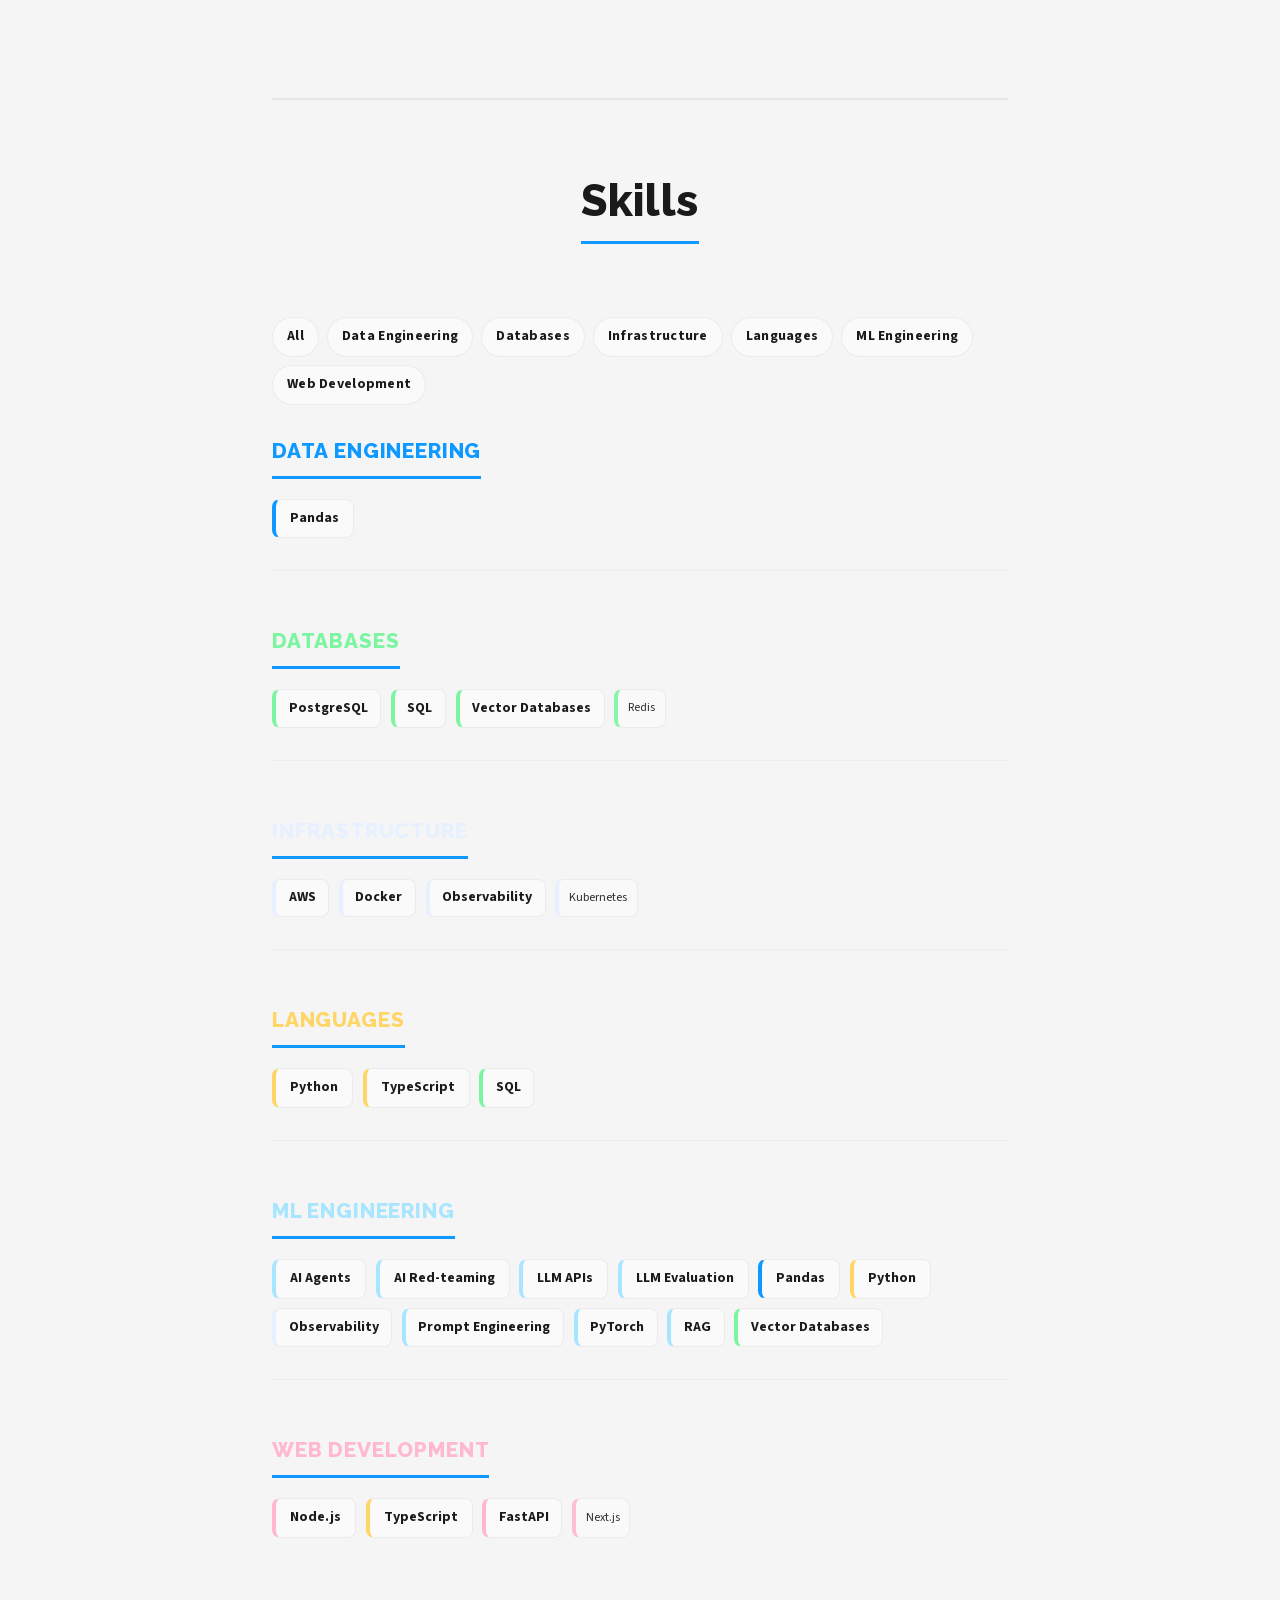
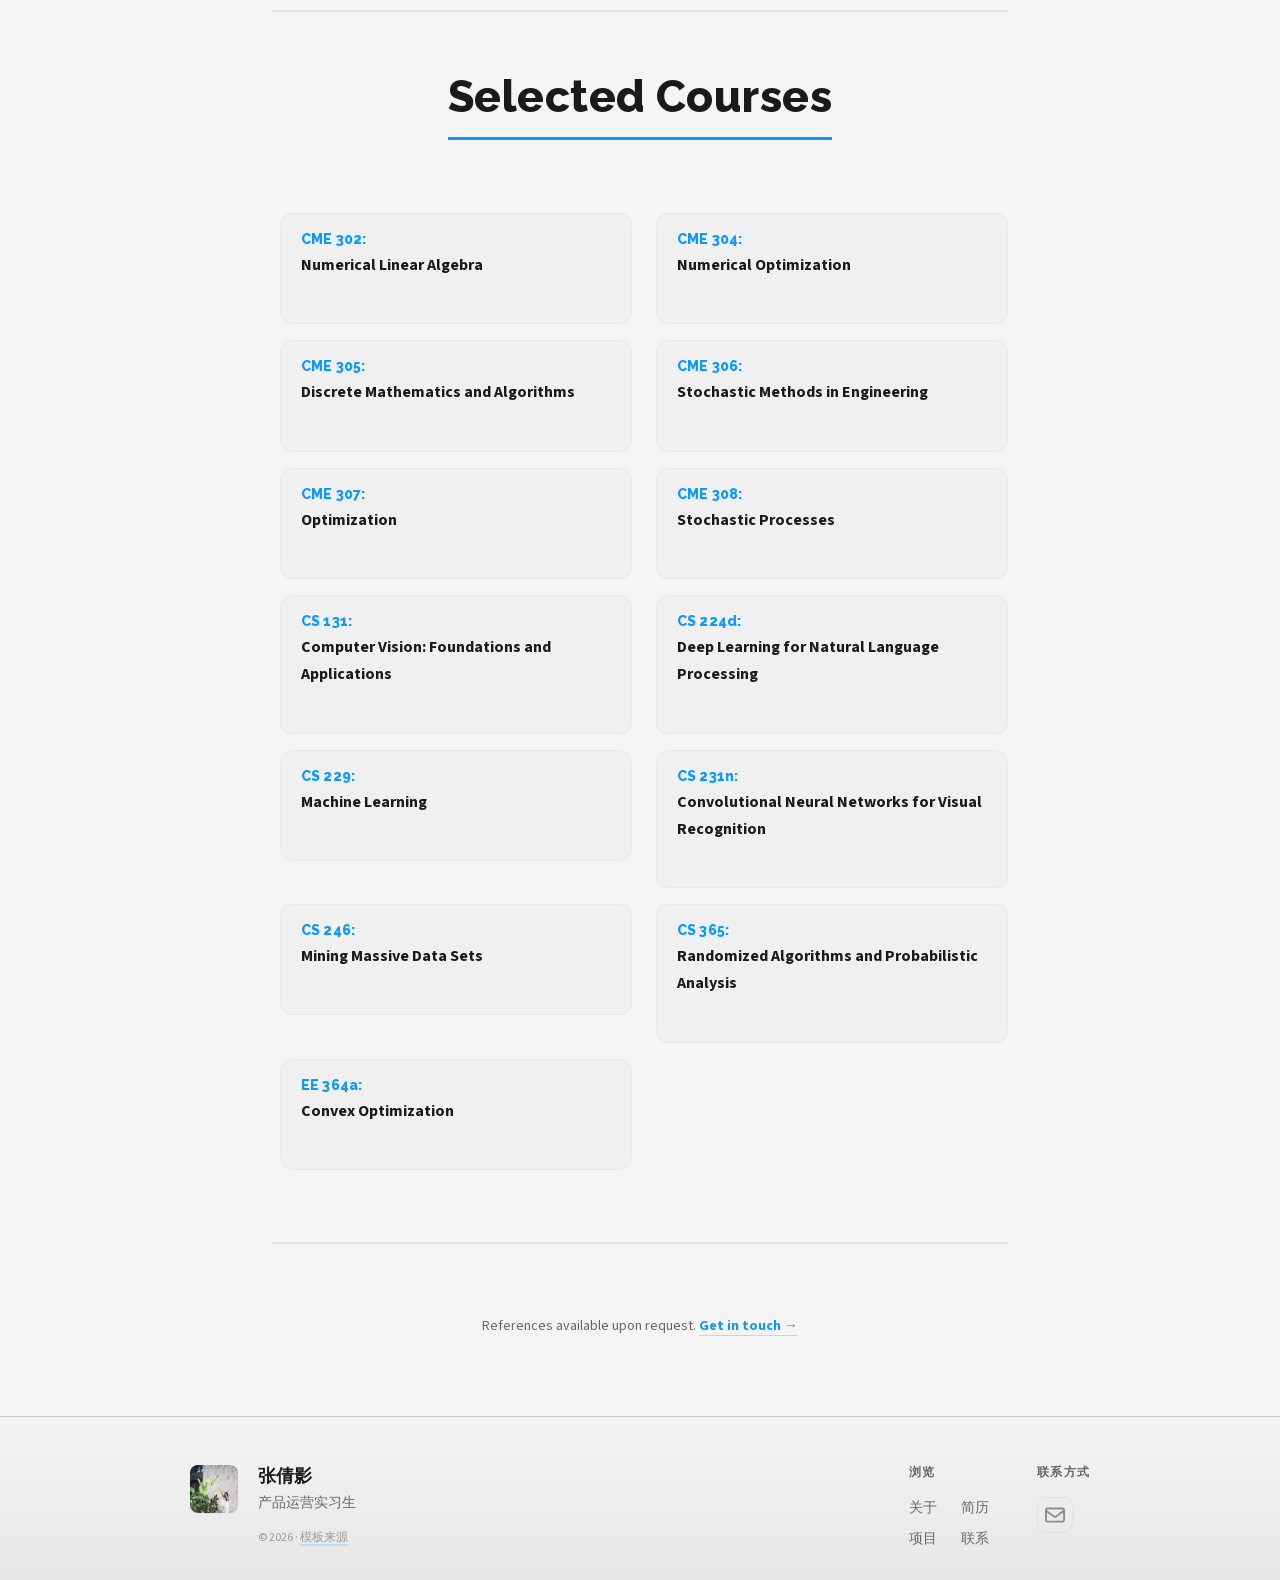
<file: resume/index.html>
<!DOCTYPE html><!--EH5hfFubOTfuYgAp0MLqk--><html lang="en" class="source_sans_3_b4b8baf9-module__d0kohG__variable raleway_3c2bfd15-module__T0_MJG__variable"><head><meta charSet="utf-8"/><meta name="viewport" content="width=device-width, initial-scale=1"/><link rel="preload" href="/_next/static/media/47df9ba1c7236d3b-s.p.7bbb93ea.woff2" as="font" crossorigin="" type="font/woff2"/><link rel="preload" href="/_next/static/media/c825fd02acae0153-s.p.1692d83b.woff2" as="font" crossorigin="" type="font/woff2"/><link rel="stylesheet" href="/_next/static/chunks/00f484feee1a6010.css" data-precedence="next"/><link rel="preload" as="script" fetchPriority="low" href="/_next/static/chunks/55fff0aad5fc101e.js"/><script src="/_next/static/chunks/aa738914f7a2fc1d.js" async=""></script><script src="/_next/static/chunks/ae2a127822adcdc1.js" async=""></script><script src="/_next/static/chunks/c3f46326fa651de2.js" async=""></script><script src="/_next/static/chunks/turbopack-a39da94efcc15593.js" async=""></script><script src="/_next/static/chunks/a5694de5572f6771.js" async=""></script><script src="/_next/static/chunks/fd83b9409e91cd68.js" async=""></script><script src="/_next/static/chunks/61aaecc94655ba98.js" async=""></script><script src="/_next/static/chunks/5d1024b84334c7e8.js" async=""></script><meta name="next-size-adjust" content=""/><title>Resume | 张倩影</title><meta name="description" content="Michael D&#x27;Angelo&#x27;s Resume. Promptfoo, Smile ID, Arthena, Matroid, Stanford ICME, YC alum."/><meta name="author" content="张倩影"/><meta name="keywords" content="张倩影,产品运营,内容运营,策略运营,互联网运营,设计"/><meta name="creator" content="张倩影"/><meta name="robots" content="index, follow"/><meta name="googlebot" content="index, follow, max-video-preview:-1, max-image-preview:large, max-snippet:-1"/><meta property="og:title" content="张倩影"/><meta property="og:description" content="张倩影的个人网站，设计专业研究生，有丰富的互联网运营经验，擅长内容运营、策略运营、产品运营。"/><meta property="og:url" content="https://rico-zhangqy.github.io/"/><meta property="og:site_name" content="张倩影"/><meta property="og:locale" content="en_US"/><meta property="og:image" content="https://rico-zhangqy.github.io/images/me.jpg"/><meta property="og:image:width" content="1200"/><meta property="og:image:height" content="630"/><meta property="og:image:alt" content="张倩影"/><meta property="og:type" content="website"/><meta name="twitter:card" content="summary_large_image"/><meta name="twitter:title" content="张倩影"/><meta name="twitter:description" content="张倩影的个人网站，设计专业研究生，有丰富的互联网运营经验，擅长内容运营、策略运营、产品运营。"/><meta name="twitter:image" content="https://rico-zhangqy.github.io/images/me.jpg"/><link rel="icon" href="/favicon.ico?favicon.1e9db811.ico" sizes="32x32" type="image/x-icon"/><script>(self.__next_s=self.__next_s||[]).push([0,{"children":"(function(){try{var t=localStorage.getItem('theme');if(t==='dark'||t==='light'){document.documentElement.setAttribute('data-theme',t)}else if(window.matchMedia('(prefers-color-scheme:dark)').matches){document.documentElement.setAttribute('data-theme','dark')}else{document.documentElement.setAttribute('data-theme','light')}}catch(e){}})();","id":"theme-init"}])</script><script src="/_next/static/chunks/a6dad97d9634a72d.js" noModule=""></script></head><body><div hidden=""><!--$--><!--/$--></div><div class="site-wrapper"><header class="site-header"><a class="site-logo" href="/"><span class="logo-text">MD</span></a><nav class="nav-links"><a class="nav-link " href="/about/">关于</a><a class="nav-link active" aria-current="page" href="/resume/">简历</a><a class="nav-link " href="/writing/">文章</a><a class="nav-link " href="/stats/">统计</a><a class="nav-link " href="/contact/">联系</a><a class="nav-link " href="/projects/">项目</a></nav><div class="nav-actions"><div class="theme-toggle-placeholder"></div><div class="hamburger-container"><nav class="main" id="hamburger-nav"><ul><li class="menu"><button type="button" class="hamburger-button" aria-label="Open navigation menu" aria-expanded="false" aria-controls="mobile-nav-menu"><span class="hamburger-icon"><span></span><span></span><span></span></span></button></li></ul></nav></div></div></header><div class="page-container"><main class="page-main"><section class="resume-page"><header class="resume-header"><h1 class="resume-title">Resume</h1><p class="resume-summary">Engineering leader with 10+ years building products at the intersection of machine learning and security. Currently CTO &amp; Co-founder at Promptfoo, building open-source LLM security tools. Stanford MS, YC alum, previously VP Engineering.</p></header><nav class="resume-nav" aria-label="Resume sections"><a href="#experience" class="resume-nav-link active" aria-current="location">Experience</a><a href="#education" class="resume-nav-link ">Education</a><a href="#skills" class="resume-nav-link ">Skills</a><a href="#courses" class="resume-nav-link ">Courses</a><a href="#references" class="resume-nav-link ">References</a></nav><div class="resume-content"><section id="experience" class="resume-section"><div class="experience"><div class="link-to" id="experience"></div><div class="title"><h3>Experience</h3></div><article class="jobs-container"><header><h4><a href="https://promptfoo.dev">Promptfoo</a> - <!-- -->Co-founder &amp; CTO</h4><p class="daterange"> <time dateTime="2024-07-01">July 2024</time> <!-- -->-<!-- --> <!-- -->Present</p></header><p class="summary">Promptfoo discovers and eliminates LLM risks before they reach production through automated
red-teaming and vulnerability analysis. Our open-source, developer-first approach has made Promptfoo the most
widely adopted LLM security tool, with over 200,000 users at companies like Anthropic, Amazon, and Shopify.</p><ul class="points"><li>Own company-wide technical strategy and product roadmap, balancing open-source community, commercial product, and research investments.</li><li>Led technical due diligence for $23M+ in venture financing from Insight Partners and Andreessen Horowitz.</li><li>Built and scaled the engineering team from founding through Series A, including hiring, leveling, and performance management.</li><li>Led development of core evaluation framework, vulnerability scanning, and automated red-teaming capabilities.</li></ul></article><article class="jobs-container"><header><h4><a href="https://usesmileid.com">Smile ID</a> - <!-- -->VP Engineering &amp; Head of AI</h4><p class="daterange"> <time dateTime="2022-01-01">January 2022</time> <!-- -->-<!-- --> <time dateTime="2024-07-01">July 2024</time></p></header><p class="summary">Smile Identity provides ML-powered identity verification APIs used by banks, fintechs, and
telcos across Africa. Promoted from Director to VP Engineering to VP Engineering &amp; Head of AI within one year,
leading teams building APIs that now process hundreds of millions of identity checks.</p><ul class="points"><li>Owned engineering org design, headcount planning, and hiring across backend and ML teams, growing to 20+ engineers.</li><li>Transformed engineering velocity from weekly releases to continuous deployment, migrating to TypeScript, adding tests in CI, and leading ceremonies.</li><li>Re-architected inference APIs on AWS Lambda, scaling from 1,000 to 1M+ users per day and cutting job time from 30+ seconds to 7 seconds.</li><li>Built computer vision pipelines for liveness detection certification.</li><li>Pitched, designed, and shipped a fraud detection product using 1-N facial recognition with embeddings and vector search.</li></ul></article><article class="jobs-container"><header><h4><a href="http://skepticalinvestments.biz">Skeptical Investments</a> - <!-- -->Co-founder</h4><p class="daterange"> <time dateTime="2017-04-01">April 2017</time> <!-- -->-<!-- --> <!-- -->Present</p></header><p class="summary">Skeptical Investments is a micro-VC fund focused on early-stage technical founders,
with investments in ML, infrastructure, and space startups.</p><ul class="points"><li>Created InstaSafe, a tool that automates YC-standard investment documents.</li><li>Advise portfolio founders on ML, infrastructure, hiring, and fundraising strategy.</li></ul></article><article class="jobs-container"><header><h4><a href="https://arthena.com">Arthena</a> - <!-- -->Co-founder &amp; CTO</h4><p class="daterange"> <time dateTime="2014-01-01">January 2014</time> <!-- -->-<!-- --> <time dateTime="2022-01-01">January 2022</time></p></header><p class="summary">Arthena was a quantitative art investment platform backed by <a href="https://www.anthemis.com/">Anthemis</a>,
<a href="https://foundationcapital.com">Foundation Capital</a>, and <a href="https://ycombinator.com">Y Combinator</a>.
Built Arthena from idea to acquisition by Masterworks in 2023.</p><ul class="points"><li>Co-founded Arthena and led technical strategy; sat on board and led fundraising, including debt financing for a 9-figure investment vehicle in the auction guarantee market.</li><li>Built and managed a cross-functional team of 20 engineers, data scientists, and analysts.</li><li>Built data pipelines, quantitative research tools, and visualization systems to scale investment research and augment analyst decision-making.</li><li>Developed valuation models on irregularly-sampled time series using graph embeddings, probabilistic forecasting with calibrated prediction intervals, and online learning with walk-forward validation.</li><li>Designed micro-service architecture for data collection, feature engineering, backtesting, and reporting.</li></ul></article><article class="jobs-container"><header><h4><a href="https://matroid.com">Matroid</a> - <!-- -->Co-founder</h4><p class="daterange"> <time dateTime="2015-09-01">September 2015</time> <!-- -->-<!-- --> <time dateTime="2016-06-01">June 2016</time></p></header><p class="summary">Matroid is a computer vision platform for creating and deploying detectors, now funded by
<a href="https://www.nea.com">NEA</a> and <a href="https://www.accel.com">Accel</a>. I co-founded
the company and built the initial product through our first fundraise.</p><ul class="points"><li>Defined company vision and product strategy.</li><li>Architected and built the initial detector platform for identifying objects, events, and patterns in video.</li><li>Led technical fundraising efforts for seed round.</li></ul></article><article class="jobs-container"><header><h4><a href="https://planet.com">Planet</a> - <!-- -->Avionics Intern</h4><p class="daterange"> <time dateTime="2014-06-01">June 2014</time> <!-- -->-<!-- --> <time dateTime="2015-01-01">January 2015</time></p></header><ul class="points"><li>Built models for cloud detection and optimal exposure using Earth albedo, incorporating sensor physics, astronomy, and optics.</li><li>Worked with optics and camera hardware; developed satellite software in C++ and Python (OpenCV, NumPy, SciPy).</li></ul></article><article class="jobs-container"><header><h4><a href="https://www.planetaryresources.com">Planetary Resources</a> - <!-- -->Avionics Intern</h4><p class="daterange"> <time dateTime="2014-01-01">January 2014</time> <!-- -->-<!-- --> <time dateTime="2014-05-01">May 2014</time></p></header><ul class="points"><li>Developed simulations for Attitude Determination and Control Subsystem.</li><li>Built flight hardware for Electrical Power Subsystem in clean room; performed thermal vacuum chamber testing.</li></ul></article><article class="jobs-container"><header><h4><a href="https://facebook.com">Facebook</a> - <!-- -->Software Engineering Intern</h4><p class="daterange"> <time dateTime="2013-06-01">June 2013</time> <!-- -->-<!-- --> <time dateTime="2013-09-01">September 2013</time></p></header><ul class="points"><li>Worked on Facebook&#x27;s first GPU compute team, benchmarking NVIDIA GPUs for initial data center deployment.</li><li>Built log collection software and performed statistical analysis in Python, Hack, R, and HQL.</li></ul></article><article class="jobs-container"><header><h4><a href="https://ubnl.space/">UB Nanosatellite Program</a> - <!-- -->Program Manager</h4><p class="daterange"> <time dateTime="2011-06-01">June 2011</time> <!-- -->-<!-- --> <time dateTime="2012-05-01">May 2012</time></p></header>Led a 60-person student team through the satellite development lifecycle for the AFRL University Nanosatellite Program.<ul class="points"><li>Co-authored grant proposal to design and build a multi-spectral imaging satellite.</li><li>Established budget and schedule from initial concept through design reviews.</li><li>Designed ADCS and worked on sensor integration.</li></ul></article></div></section><section id="education" class="resume-section"><div class="education"><div class="link-to" id="education"></div><div class="title"><h3>Education</h3></div><article class="degree-container"><header><h4 class="degree">M.S. Computational and Mathematical Engineering (ICME)</h4><p class="school"><a href="https://stanford.edu">Stanford University</a>,<!-- --> <time dateTime="2016">2016</time></p></header></article><article class="degree-container"><header><h4 class="degree">B.S. Electrical Engineering, Computer Engineering</h4><p class="school"><a href="https://buffalo.edu">University at Buffalo</a>,<!-- --> <time dateTime="2012">2012</time></p></header></article></div></section><section id="skills" class="resume-section"><div class="skills"><div class="link-to" id="skills"></div><div class="title"><h3>Skills</h3></div><div class="skill-button-container"><button class="skillbutton " type="button" aria-pressed="false">All</button><button class="skillbutton " type="button" aria-pressed="false">Data Engineering</button><button class="skillbutton " type="button" aria-pressed="false">Databases</button><button class="skillbutton " type="button" aria-pressed="false">Infrastructure</button><button class="skillbutton " type="button" aria-pressed="false">Languages</button><button class="skillbutton " type="button" aria-pressed="false">ML Engineering</button><button class="skillbutton " type="button" aria-pressed="false">Web Development</button></div><div class="skill-groups"><div class="skill-group"><h4 class="skill-group-title" style="--skill-category-color:var(--color-skill-1)">Data Engineering</h4><div class="skill-tags"><span class="skill-tag skill-tag--lg" style="--tag-color:var(--color-skill-1)" title="Pandas: 5 out of 5" aria-label="Pandas: proficiency 5 out of 5"><span class="skill-tag-name">Pandas</span></span></div></div><div class="skill-group"><h4 class="skill-group-title" style="--skill-category-color:var(--color-skill-2)">Databases</h4><div class="skill-tags"><span class="skill-tag skill-tag--md" style="--tag-color:var(--color-skill-2)" title="PostgreSQL: 4 out of 5" aria-label="PostgreSQL: proficiency 4 out of 5"><span class="skill-tag-name">PostgreSQL</span></span><span class="skill-tag skill-tag--md" style="--tag-color:var(--color-skill-2)" title="SQL: 4 out of 5" aria-label="SQL: proficiency 4 out of 5"><span class="skill-tag-name">SQL</span></span><span class="skill-tag skill-tag--md" style="--tag-color:var(--color-skill-2)" title="Vector Databases: 4 out of 5" aria-label="Vector Databases: proficiency 4 out of 5"><span class="skill-tag-name">Vector Databases</span></span><span class="skill-tag skill-tag--sm" style="--tag-color:var(--color-skill-2)" title="Redis: 3 out of 5" aria-label="Redis: proficiency 3 out of 5"><span class="skill-tag-name">Redis</span></span></div></div><div class="skill-group"><h4 class="skill-group-title" style="--skill-category-color:var(--color-skill-3)">Infrastructure</h4><div class="skill-tags"><span class="skill-tag skill-tag--md" style="--tag-color:var(--color-skill-3)" title="AWS: 4 out of 5" aria-label="AWS: proficiency 4 out of 5"><span class="skill-tag-name">AWS</span></span><span class="skill-tag skill-tag--md" style="--tag-color:var(--color-skill-3)" title="Docker: 4 out of 5" aria-label="Docker: proficiency 4 out of 5"><span class="skill-tag-name">Docker</span></span><span class="skill-tag skill-tag--md" style="--tag-color:var(--color-skill-3)" title="Observability: 4 out of 5" aria-label="Observability: proficiency 4 out of 5"><span class="skill-tag-name">Observability</span></span><span class="skill-tag skill-tag--sm" style="--tag-color:var(--color-skill-3)" title="Kubernetes: 3 out of 5" aria-label="Kubernetes: proficiency 3 out of 5"><span class="skill-tag-name">Kubernetes</span></span></div></div><div class="skill-group"><h4 class="skill-group-title" style="--skill-category-color:var(--color-skill-4)">Languages</h4><div class="skill-tags"><span class="skill-tag skill-tag--lg" style="--tag-color:var(--color-skill-4)" title="Python: 5 out of 5" aria-label="Python: proficiency 5 out of 5"><span class="skill-tag-name">Python</span></span><span class="skill-tag skill-tag--lg" style="--tag-color:var(--color-skill-4)" title="TypeScript: 5 out of 5" aria-label="TypeScript: proficiency 5 out of 5"><span class="skill-tag-name">TypeScript</span></span><span class="skill-tag skill-tag--md" style="--tag-color:var(--color-skill-2)" title="SQL: 4 out of 5" aria-label="SQL: proficiency 4 out of 5"><span class="skill-tag-name">SQL</span></span></div></div><div class="skill-group"><h4 class="skill-group-title" style="--skill-category-color:var(--color-skill-5)">ML Engineering</h4><div class="skill-tags"><span class="skill-tag skill-tag--lg" style="--tag-color:var(--color-skill-5)" title="AI Agents: 5 out of 5" aria-label="AI Agents: proficiency 5 out of 5"><span class="skill-tag-name">AI Agents</span></span><span class="skill-tag skill-tag--lg" style="--tag-color:var(--color-skill-5)" title="AI Red-teaming: 5 out of 5" aria-label="AI Red-teaming: proficiency 5 out of 5"><span class="skill-tag-name">AI Red-teaming</span></span><span class="skill-tag skill-tag--lg" style="--tag-color:var(--color-skill-5)" title="LLM APIs: 5 out of 5" aria-label="LLM APIs: proficiency 5 out of 5"><span class="skill-tag-name">LLM APIs</span></span><span class="skill-tag skill-tag--lg" style="--tag-color:var(--color-skill-5)" title="LLM Evaluation: 5 out of 5" aria-label="LLM Evaluation: proficiency 5 out of 5"><span class="skill-tag-name">LLM Evaluation</span></span><span class="skill-tag skill-tag--lg" style="--tag-color:var(--color-skill-1)" title="Pandas: 5 out of 5" aria-label="Pandas: proficiency 5 out of 5"><span class="skill-tag-name">Pandas</span></span><span class="skill-tag skill-tag--lg" style="--tag-color:var(--color-skill-4)" title="Python: 5 out of 5" aria-label="Python: proficiency 5 out of 5"><span class="skill-tag-name">Python</span></span><span class="skill-tag skill-tag--md" style="--tag-color:var(--color-skill-3)" title="Observability: 4 out of 5" aria-label="Observability: proficiency 4 out of 5"><span class="skill-tag-name">Observability</span></span><span class="skill-tag skill-tag--md" style="--tag-color:var(--color-skill-5)" title="Prompt Engineering: 4 out of 5" aria-label="Prompt Engineering: proficiency 4 out of 5"><span class="skill-tag-name">Prompt Engineering</span></span><span class="skill-tag skill-tag--md" style="--tag-color:var(--color-skill-5)" title="PyTorch: 4 out of 5" aria-label="PyTorch: proficiency 4 out of 5"><span class="skill-tag-name">PyTorch</span></span><span class="skill-tag skill-tag--md" style="--tag-color:var(--color-skill-5)" title="RAG: 4 out of 5" aria-label="RAG: proficiency 4 out of 5"><span class="skill-tag-name">RAG</span></span><span class="skill-tag skill-tag--md" style="--tag-color:var(--color-skill-2)" title="Vector Databases: 4 out of 5" aria-label="Vector Databases: proficiency 4 out of 5"><span class="skill-tag-name">Vector Databases</span></span></div></div><div class="skill-group"><h4 class="skill-group-title" style="--skill-category-color:var(--color-skill-6)">Web Development</h4><div class="skill-tags"><span class="skill-tag skill-tag--lg" style="--tag-color:var(--color-skill-6)" title="Node.js: 5 out of 5" aria-label="Node.js: proficiency 5 out of 5"><span class="skill-tag-name">Node.js</span></span><span class="skill-tag skill-tag--lg" style="--tag-color:var(--color-skill-4)" title="TypeScript: 5 out of 5" aria-label="TypeScript: proficiency 5 out of 5"><span class="skill-tag-name">TypeScript</span></span><span class="skill-tag skill-tag--md" style="--tag-color:var(--color-skill-6)" title="FastAPI: 4 out of 5" aria-label="FastAPI: proficiency 4 out of 5"><span class="skill-tag-name">FastAPI</span></span><span class="skill-tag skill-tag--sm" style="--tag-color:var(--color-skill-6)" title="Next.js: 3 out of 5" aria-label="Next.js: proficiency 3 out of 5"><span class="skill-tag-name">Next.js</span></span></div></div></div></div></section><section id="courses" class="resume-section"><div class="courses"><div class="link-to" id="courses"></div><div class="title"><h3>Selected Courses</h3></div><ul class="course-list"><li class="course-container"><a href="http://scpd.stanford.edu/search/publicCourseSearchDetails.do;jsessionid=561188A06434D7D97953C4706DE12831?method=load&amp;courseId=11685"><h4 class="course-number">CME 302<!-- -->:</h4><p class="course-name">Numerical Linear Algebra</p></a></li><li class="course-container"><a href="http://web.stanford.edu/class/cme304/"><h4 class="course-number">CME 304<!-- -->:</h4><p class="course-name">Numerical Optimization</p></a></li><li class="course-container"><a href="http://stanford.edu/~rezab/discrete/"><h4 class="course-number">CME 305<!-- -->:</h4><p class="course-name">Discrete Mathematics and Algorithms</p></a></li><li class="course-container"><a href="http://web.stanford.edu/class/cme306/"><h4 class="course-number">CME 306<!-- -->:</h4><p class="course-name">Stochastic Methods in Engineering</p></a></li><li class="course-container"><a href="http://stanford.edu/class/cme307/"><h4 class="course-number">CME 307<!-- -->:</h4><p class="course-name">Optimization</p></a></li><li class="course-container"><a href="http://web.stanford.edu/class/cme308/"><h4 class="course-number">CME 308<!-- -->:</h4><p class="course-name">Stochastic Processes</p></a></li><li class="course-container"><a href="http://vision.stanford.edu/teaching/cs131_fall1415/index.html"><h4 class="course-number">CS 131<!-- -->:</h4><p class="course-name">Computer Vision: Foundations and Applications</p></a></li><li class="course-container"><a href="http://cs224d.stanford.edu"><h4 class="course-number">CS 224d<!-- -->:</h4><p class="course-name">Deep Learning for Natural Language Processing</p></a></li><li class="course-container"><a href="http://cs229.stanford.edu/"><h4 class="course-number">CS 229<!-- -->:</h4><p class="course-name">Machine Learning</p></a></li><li class="course-container"><a href="http://cs231n.stanford.edu/"><h4 class="course-number">CS 231n<!-- -->:</h4><p class="course-name">Convolutional Neural Networks for Visual Recognition</p></a></li><li class="course-container"><a href="http://web.stanford.edu/class/cs246/"><h4 class="course-number">CS 246<!-- -->:</h4><p class="course-name">Mining Massive Data Sets</p></a></li><li class="course-container"><a href="http://web.stanford.edu/class/cs365/"><h4 class="course-number">CS 365<!-- -->:</h4><p class="course-name">Randomized Algorithms and Probabilistic Analysis</p></a></li><li class="course-container"><a href="http://stanford.edu/class/ee364a/"><h4 class="course-number">EE 364a<!-- -->:</h4><p class="course-name">Convex Optimization</p></a></li></ul></div></section><section id="references" class="resume-section"><div class="references"><div class="link-to" id="references"></div><p class="text-sm text-[var(--color-fg-light)] text-center">References available upon request.<!-- --> <a class="font-medium text-[var(--color-accent)] hover:text-[var(--color-fg-bold)] transition-colors duration-150" href="/contact/">Get in touch →</a></p></div></section></div></section></main><footer class="site-footer-new"><div class="footer-content"><div class="footer-identity"><a class="footer-avatar" href="/"><span class="theme-portrait "><img src="/images/me-light.jpg" alt="Michael D&#x27;Angelo" width="80" height="80" loading="lazy" decoding="async" class="theme-portrait-light"/><img src="/images/me-dark.jpg" alt="Michael D&#x27;Angelo" width="80" height="80" loading="lazy" decoding="async" class="theme-portrait-dark" aria-hidden="true"/></span></a><div class="footer-info"><h3>张倩影</h3><p class="footer-role">产品运营实习生</p><p class="footer-copyright">© <!-- -->2026<!-- --> ·<!-- --> <a href="https://github.com/mldangelo/personal-site" target="_blank" rel="noopener noreferrer">模板来源</a></p></div></div><div class="footer-right"><nav class="footer-links" aria-labelledby="footer-links-heading"><h4 id="footer-links-heading" class="footer-links-label">浏览</h4><div class="footer-links-grid"><a href="/about/">关于</a><a href="/resume/">简历</a><a href="/projects/">项目</a><a href="/contact/">联系</a></div></nav><div class="footer-social" aria-labelledby="footer-social-heading"><h4 id="footer-social-heading" class="footer-social-label">联系方式</h4><ul class="icons"><li><a href="mailto:1641753761@qq.com" aria-label="邮箱 (opens in new tab)" target="_blank" rel="noopener noreferrer"><svg data-prefix="far" data-icon="envelope" class="svg-inline--fa fa-envelope size-5" role="img" viewBox="0 0 512 512" aria-hidden="true"><path fill="currentColor" d="M61.4 64C27.5 64 0 91.5 0 125.4 0 126.3 0 127.1 .1 128L0 128 0 384c0 35.3 28.7 64 64 64l384 0c35.3 0 64-28.7 64-64l0-256-.1 0c0-.9 .1-1.7 .1-2.6 0-33.9-27.5-61.4-61.4-61.4L61.4 64zM464 192.3L464 384c0 8.8-7.2 16-16 16L64 400c-8.8 0-16-7.2-16-16l0-191.7 154.8 117.4c31.4 23.9 74.9 23.9 106.4 0L464 192.3zM48 125.4C48 118 54 112 61.4 112l389.2 0c7.4 0 13.4 6 13.4 13.4 0 4.2-2 8.2-5.3 10.7L280.2 271.5c-14.3 10.8-34.1 10.8-48.4 0L53.3 136.1c-3.3-2.5-5.3-6.5-5.3-10.7z"></path></svg></a></li></ul></div></div></div></footer></div><!--$--><!--/$--></div><script src="/_next/static/chunks/55fff0aad5fc101e.js" id="_R_" async=""></script><script>(self.__next_f=self.__next_f||[]).push([0])</script><script>self.__next_f.push([1,"1:\"$Sreact.fragment\"\n2:I[75528,[\"/_next/static/chunks/a5694de5572f6771.js\"],\"\"]\n3:I[54511,[\"/_next/static/chunks/a5694de5572f6771.js\"],\"default\"]\n4:I[3586,[\"/_next/static/chunks/a5694de5572f6771.js\"],\"default\"]\n5:I[40456,[\"/_next/static/chunks/fd83b9409e91cd68.js\",\"/_next/static/chunks/61aaecc94655ba98.js\"],\"default\"]\n6:I[64934,[\"/_next/static/chunks/fd83b9409e91cd68.js\",\"/_next/static/chunks/61aaecc94655ba98.js\"],\"default\"]\n7:I[59599,[\"/_next/static/chunks/a5694de5572f6771.js\",\"/_next/static/chunks/5d1024b84334c7e8.js\"],\"\"]\n8:I[63567,[\"/_next/static/chunks/a5694de5572f6771.js\",\"/_next/static/chunks/5d1024b84334c7e8.js\"],\"default\"]\n1c:I[50256,[],\"default\"]\n:HL[\"/_next/static/chunks/00f484feee1a6010.css\",\"style\"]\n:HL[\"/_next/static/media/47df9ba1c7236d3b-s.p.7bbb93ea.woff2\",\"font\",{\"crossOrigin\":\"\",\"type\":\"font/woff2\"}]\n:HL[\"/_next/static/media/c825fd02acae0153-s.p.1692d83b.woff2\",\"font\",{\"crossOrigin\":\"\",\"type\":\"font/woff2\"}]\n"])</script><script>self.__next_f.push([1,"0:{\"P\":null,\"b\":\"EH5hfFubOTfuYgAp0MLqk\",\"c\":[\"\",\"resume\",\"\"],\"q\":\"\",\"i\":false,\"f\":[[[\"\",{\"children\":[\"resume\",{\"children\":[\"__PAGE__\",{}]}]},\"$undefined\",\"$undefined\",true],[[\"$\",\"$1\",\"c\",{\"children\":[[[\"$\",\"link\",\"0\",{\"rel\":\"stylesheet\",\"href\":\"/_next/static/chunks/00f484feee1a6010.css\",\"precedence\":\"next\",\"crossOrigin\":\"$undefined\",\"nonce\":\"$undefined\"}],[\"$\",\"script\",\"script-0\",{\"src\":\"/_next/static/chunks/a5694de5572f6771.js\",\"async\":true,\"nonce\":\"$undefined\"}]],[\"$\",\"html\",null,{\"lang\":\"en\",\"className\":\"source_sans_3_b4b8baf9-module__d0kohG__variable raleway_3c2bfd15-module__T0_MJG__variable\",\"suppressHydrationWarning\":true,\"children\":[[\"$\",\"head\",null,{\"children\":[\"$\",\"$L2\",null,{\"id\":\"theme-init\",\"strategy\":\"beforeInteractive\",\"children\":\"(function(){try{var t=localStorage.getItem('theme');if(t==='dark'||t==='light'){document.documentElement.setAttribute('data-theme',t)}else if(window.matchMedia('(prefers-color-scheme:dark)').matches){document.documentElement.setAttribute('data-theme','dark')}else{document.documentElement.setAttribute('data-theme','light')}}catch(e){}})();\"}]}],[\"$\",\"body\",null,{\"children\":[[\"$\",\"$L3\",null,{}],[\"$\",\"div\",null,{\"className\":\"site-wrapper\",\"children\":[[\"$\",\"$L4\",null,{}],[\"$\",\"$L5\",null,{\"parallelRouterKey\":\"children\",\"error\":\"$undefined\",\"errorStyles\":\"$undefined\",\"errorScripts\":\"$undefined\",\"template\":[\"$\",\"$L6\",null,{}],\"templateStyles\":\"$undefined\",\"templateScripts\":\"$undefined\",\"notFound\":[[\"$\",\"main\",null,{\"className\":\"not-found-page\",\"children\":[\"$\",\"div\",null,{\"className\":\"not-found-content\",\"children\":[[\"$\",\"span\",null,{\"className\":\"not-found-code\",\"children\":\"404\"}],[\"$\",\"h1\",null,{\"className\":\"not-found-title\",\"children\":\"Page Not Found\"}],[\"$\",\"p\",null,{\"className\":\"not-found-message\",\"children\":\"The page you're looking for doesn't exist or has been moved.\"}],[\"$\",\"div\",null,{\"className\":\"not-found-actions\",\"children\":[[\"$\",\"$L7\",null,{\"href\":\"/\",\"className\":\"not-found-button\",\"children\":\"Go Home\"}],[\"$\",\"$L7\",null,{\"href\":\"/contact\",\"className\":\"not-found-link\",\"children\":\"Contact Me\"}]]}]]}]}],[]],\"forbidden\":\"$undefined\",\"unauthorized\":\"$undefined\"}]]}],null]}]]}]]}],{\"children\":[[\"$\",\"$1\",\"c\",{\"children\":[null,[\"$\",\"$L5\",null,{\"parallelRouterKey\":\"children\",\"error\":\"$undefined\",\"errorStyles\":\"$undefined\",\"errorScripts\":\"$undefined\",\"template\":[\"$\",\"$L6\",null,{}],\"templateStyles\":\"$undefined\",\"templateScripts\":\"$undefined\",\"notFound\":\"$undefined\",\"forbidden\":\"$undefined\",\"unauthorized\":\"$undefined\"}]]}],{\"children\":[[\"$\",\"$1\",\"c\",{\"children\":[[\"$\",\"div\",null,{\"className\":\"page-container\",\"children\":[[\"$\",\"main\",null,{\"className\":\"page-main\",\"children\":[\"$\",\"section\",null,{\"className\":\"resume-page\",\"children\":[[\"$\",\"header\",null,{\"className\":\"resume-header\",\"children\":[[\"$\",\"h1\",null,{\"className\":\"resume-title\",\"children\":\"Resume\"}],[\"$\",\"p\",null,{\"className\":\"resume-summary\",\"children\":\"Engineering leader with 10+ years building products at the intersection of machine learning and security. Currently CTO \u0026 Co-founder at Promptfoo, building open-source LLM security tools. Stanford MS, YC alum, previously VP Engineering.\"}]]}],[\"$\",\"$L8\",null,{}],[\"$\",\"div\",null,{\"className\":\"resume-content\",\"children\":[[\"$\",\"section\",null,{\"id\":\"experience\",\"className\":\"resume-section\",\"children\":[\"$\",\"div\",null,{\"className\":\"experience\",\"children\":[[\"$\",\"div\",null,{\"className\":\"link-to\",\"id\":\"experience\"}],[\"$\",\"div\",null,{\"className\":\"title\",\"children\":[\"$\",\"h3\",null,{\"children\":\"Experience\"}]}],[[\"$\",\"article\",\"Promptfoo-Co-founder \u0026 CTO\",{\"className\":\"jobs-container\",\"children\":[[\"$\",\"header\",null,{\"children\":[[\"$\",\"h4\",null,{\"children\":[[\"$\",\"a\",null,{\"href\":\"https://promptfoo.dev\",\"children\":\"Promptfoo\"}],\" - \",\"Co-founder \u0026 CTO\"]}],[\"$\",\"p\",null,{\"className\":\"daterange\",\"children\":[\" \",[\"$\",\"time\",null,{\"dateTime\":\"2024-07-01\",\"children\":\"July 2024\"}],\" \",\"-\",\" \",\"Present\"]}]]}],[[\"$\",\"p\",\"0\",{\"className\":\"summary\",\"children\":[\"Promptfoo discovers and eliminates LLM risks before they reach production through automated\\nred-teaming and vulnerability analysis. Our open-source, developer-first approach has made Promptfoo the most\\nwidely adopted LLM security tool, with over 200,000 users at companies like Anthropic, Amazon, and Shopify.\"]}]],[\"$\",\"ul\",null,{\"className\":\"points\",\"children\":[[\"$\",\"li\",\"Own company-wide technical strategy and product roadmap, balancing open-source community, commercial product, and research investments.\",{\"children\":\"Own company-wide technical strategy and product roadmap, balancing open-source community, commercial product, and research investments.\"}],\"$L9\",\"$La\",\"$Lb\"]}]]}],\"$Lc\",\"$Ld\",\"$Le\",\"$Lf\",\"$L10\",\"$L11\",\"$L12\",\"$L13\"]]}]}],\"$L14\",\"$L15\",\"$L16\",\"$L17\"]}]]}]}],\"$L18\"]}],[\"$L19\"],\"$L1a\"]}],{},null,false,false]},null,false,false]},null,false,false],\"$L1b\",false]],\"m\":\"$undefined\",\"G\":[\"$1c\",[]],\"S\":true}\n"])</script><script>self.__next_f.push([1,"1d:I[14780,[\"/_next/static/chunks/a5694de5572f6771.js\",\"/_next/static/chunks/5d1024b84334c7e8.js\"],\"default\"]\n20:I[93151,[\"/_next/static/chunks/fd83b9409e91cd68.js\",\"/_next/static/chunks/61aaecc94655ba98.js\"],\"OutletBoundary\"]\n21:\"$Sreact.suspense\"\n23:I[93151,[\"/_next/static/chunks/fd83b9409e91cd68.js\",\"/_next/static/chunks/61aaecc94655ba98.js\"],\"ViewportBoundary\"]\n25:I[93151,[\"/_next/static/chunks/fd83b9409e91cd68.js\",\"/_next/static/chunks/61aaecc94655ba98.js\"],\"MetadataBoundary\"]\n9:[\"$\",\"li\",\"Led technical due diligence for $23M+ in venture financing from Insight Partners and Andreessen Horowitz.\",{\"children\":\"Led technical due diligence for $23M+ in venture financing from Insight Partners and Andreessen Horowitz.\"}]\na:[\"$\",\"li\",\"Built and scaled the engineering team from founding through Series A, including hiring, leveling, and performance management.\",{\"children\":\"Built and scaled the engineering team from founding through Series A, including hiring, leveling, and performance management.\"}]\nb:[\"$\",\"li\",\"Led development of core evaluation framework, vulnerability scanning, and automated red-teaming capabilities.\",{\"children\":\"Led development of core evaluation framework, vulnerability scanning, and automated red-teaming capabilities.\"}]\n"])</script><script>self.__next_f.push([1,"c:[\"$\",\"article\",\"Smile ID-VP Engineering \u0026 Head of AI\",{\"className\":\"jobs-container\",\"children\":[[\"$\",\"header\",null,{\"children\":[[\"$\",\"h4\",null,{\"children\":[[\"$\",\"a\",null,{\"href\":\"https://usesmileid.com\",\"children\":\"Smile ID\"}],\" - \",\"VP Engineering \u0026 Head of AI\"]}],[\"$\",\"p\",null,{\"className\":\"daterange\",\"children\":[\" \",[\"$\",\"time\",null,{\"dateTime\":\"2022-01-01\",\"children\":\"January 2022\"}],\" \",\"-\",\" \",[\"$\",\"time\",null,{\"dateTime\":\"2024-07-01\",\"children\":\"July 2024\"}]]}]]}],[[\"$\",\"p\",\"0\",{\"className\":\"summary\",\"children\":[\"Smile Identity provides ML-powered identity verification APIs used by banks, fintechs, and\\ntelcos across Africa. Promoted from Director to VP Engineering to VP Engineering \u0026 Head of AI within one year,\\nleading teams building APIs that now process hundreds of millions of identity checks.\"]}]],[\"$\",\"ul\",null,{\"className\":\"points\",\"children\":[[\"$\",\"li\",\"Owned engineering org design, headcount planning, and hiring across backend and ML teams, growing to 20+ engineers.\",{\"children\":\"Owned engineering org design, headcount planning, and hiring across backend and ML teams, growing to 20+ engineers.\"}],[\"$\",\"li\",\"Transformed engineering velocity from weekly releases to continuous deployment, migrating to TypeScript, adding tests in CI, and leading ceremonies.\",{\"children\":\"Transformed engineering velocity from weekly releases to continuous deployment, migrating to TypeScript, adding tests in CI, and leading ceremonies.\"}],[\"$\",\"li\",\"Re-architected inference APIs on AWS Lambda, scaling from 1,000 to 1M+ users per day and cutting job time from 30+ seconds to 7 seconds.\",{\"children\":\"Re-architected inference APIs on AWS Lambda, scaling from 1,000 to 1M+ users per day and cutting job time from 30+ seconds to 7 seconds.\"}],[\"$\",\"li\",\"Built computer vision pipelines for liveness detection certification.\",{\"children\":\"Built computer vision pipelines for liveness detection certification.\"}],[\"$\",\"li\",\"Pitched, designed, and shipped a fraud detection product using 1-N facial recognition with embeddings and vector search.\",{\"children\":\"Pitched, designed, and shipped a fraud detection product using 1-N facial recognition with embeddings and vector search.\"}]]}]]}]\n"])</script><script>self.__next_f.push([1,"d:[\"$\",\"article\",\"Skeptical Investments-Co-founder\",{\"className\":\"jobs-container\",\"children\":[[\"$\",\"header\",null,{\"children\":[[\"$\",\"h4\",null,{\"children\":[[\"$\",\"a\",null,{\"href\":\"http://skepticalinvestments.biz\",\"children\":\"Skeptical Investments\"}],\" - \",\"Co-founder\"]}],[\"$\",\"p\",null,{\"className\":\"daterange\",\"children\":[\" \",[\"$\",\"time\",null,{\"dateTime\":\"2017-04-01\",\"children\":\"April 2017\"}],\" \",\"-\",\" \",\"Present\"]}]]}],[[\"$\",\"p\",\"0\",{\"className\":\"summary\",\"children\":[\"Skeptical Investments is a micro-VC fund focused on early-stage technical founders,\\nwith investments in ML, infrastructure, and space startups.\"]}]],[\"$\",\"ul\",null,{\"className\":\"points\",\"children\":[[\"$\",\"li\",\"Created InstaSafe, a tool that automates YC-standard investment documents.\",{\"children\":\"Created InstaSafe, a tool that automates YC-standard investment documents.\"}],[\"$\",\"li\",\"Advise portfolio founders on ML, infrastructure, hiring, and fundraising strategy.\",{\"children\":\"Advise portfolio founders on ML, infrastructure, hiring, and fundraising strategy.\"}]]}]]}]\n"])</script><script>self.__next_f.push([1,"e:[\"$\",\"article\",\"Arthena-Co-founder \u0026 CTO\",{\"className\":\"jobs-container\",\"children\":[[\"$\",\"header\",null,{\"children\":[[\"$\",\"h4\",null,{\"children\":[[\"$\",\"a\",null,{\"href\":\"https://arthena.com\",\"children\":\"Arthena\"}],\" - \",\"Co-founder \u0026 CTO\"]}],[\"$\",\"p\",null,{\"className\":\"daterange\",\"children\":[\" \",[\"$\",\"time\",null,{\"dateTime\":\"2014-01-01\",\"children\":\"January 2014\"}],\" \",\"-\",\" \",[\"$\",\"time\",null,{\"dateTime\":\"2022-01-01\",\"children\":\"January 2022\"}]]}]]}],[[\"$\",\"p\",\"0\",{\"className\":\"summary\",\"children\":[\"Arthena was a quantitative art investment platform backed by \",[\"$\",\"a\",\"1\",{\"href\":\"https://www.anthemis.com/\",\"className\":\"$undefined\",\"children\":[\"Anthemis\"]}],\",\\n\",[\"$\",\"a\",\"4\",{\"href\":\"https://foundationcapital.com\",\"className\":\"$undefined\",\"children\":[\"Foundation Capital\"]}],\", and \",[\"$\",\"a\",\"6\",{\"href\":\"https://ycombinator.com\",\"className\":\"$undefined\",\"children\":[\"Y Combinator\"]}],\".\\nBuilt Arthena from idea to acquisition by Masterworks in 2023.\"]}]],[\"$\",\"ul\",null,{\"className\":\"points\",\"children\":[[\"$\",\"li\",\"Co-founded Arthena and led technical strategy; sat on board and led fundraising, including debt financing for a 9-figure investment vehicle in the auction guarantee market.\",{\"children\":\"Co-founded Arthena and led technical strategy; sat on board and led fundraising, including debt financing for a 9-figure investment vehicle in the auction guarantee market.\"}],[\"$\",\"li\",\"Built and managed a cross-functional team of 20 engineers, data scientists, and analysts.\",{\"children\":\"Built and managed a cross-functional team of 20 engineers, data scientists, and analysts.\"}],[\"$\",\"li\",\"Built data pipelines, quantitative research tools, and visualization systems to scale investment research and augment analyst decision-making.\",{\"children\":\"Built data pipelines, quantitative research tools, and visualization systems to scale investment research and augment analyst decision-making.\"}],[\"$\",\"li\",\"Developed valuation models on irregularly-sampled time series using graph embeddings, probabilistic forecasting with calibrated prediction intervals, and online learning with walk-forward validation.\",{\"children\":\"Developed valuation models on irregularly-sampled time series using graph embeddings, probabilistic forecasting with calibrated prediction intervals, and online learning with walk-forward validation.\"}],[\"$\",\"li\",\"Designed micro-service architecture for data collection, feature engineering, backtesting, and reporting.\",{\"children\":\"Designed micro-service architecture for data collection, feature engineering, backtesting, and reporting.\"}]]}]]}]\n"])</script><script>self.__next_f.push([1,"f:[\"$\",\"article\",\"Matroid-Co-founder\",{\"className\":\"jobs-container\",\"children\":[[\"$\",\"header\",null,{\"children\":[[\"$\",\"h4\",null,{\"children\":[[\"$\",\"a\",null,{\"href\":\"https://matroid.com\",\"children\":\"Matroid\"}],\" - \",\"Co-founder\"]}],[\"$\",\"p\",null,{\"className\":\"daterange\",\"children\":[\" \",[\"$\",\"time\",null,{\"dateTime\":\"2015-09-01\",\"children\":\"September 2015\"}],\" \",\"-\",\" \",[\"$\",\"time\",null,{\"dateTime\":\"2016-06-01\",\"children\":\"June 2016\"}]]}]]}],[[\"$\",\"p\",\"0\",{\"className\":\"summary\",\"children\":[\"Matroid is a computer vision platform for creating and deploying detectors, now funded by\\n\",[\"$\",\"a\",\"2\",{\"href\":\"https://www.nea.com\",\"className\":\"$undefined\",\"children\":[\"NEA\"]}],\" and \",[\"$\",\"a\",\"4\",{\"href\":\"https://www.accel.com\",\"className\":\"$undefined\",\"children\":[\"Accel\"]}],\". I co-founded\\nthe company and built the initial product through our first fundraise.\"]}]],[\"$\",\"ul\",null,{\"className\":\"points\",\"children\":[[\"$\",\"li\",\"Defined company vision and product strategy.\",{\"children\":\"Defined company vision and product strategy.\"}],[\"$\",\"li\",\"Architected and built the initial detector platform for identifying objects, events, and patterns in video.\",{\"children\":\"Architected and built the initial detector platform for identifying objects, events, and patterns in video.\"}],[\"$\",\"li\",\"Led technical fundraising efforts for seed round.\",{\"children\":\"Led technical fundraising efforts for seed round.\"}]]}]]}]\n"])</script><script>self.__next_f.push([1,"10:[\"$\",\"article\",\"Planet-Avionics Intern\",{\"className\":\"jobs-container\",\"children\":[[\"$\",\"header\",null,{\"children\":[[\"$\",\"h4\",null,{\"children\":[[\"$\",\"a\",null,{\"href\":\"https://planet.com\",\"children\":\"Planet\"}],\" - \",\"Avionics Intern\"]}],[\"$\",\"p\",null,{\"className\":\"daterange\",\"children\":[\" \",[\"$\",\"time\",null,{\"dateTime\":\"2014-06-01\",\"children\":\"June 2014\"}],\" \",\"-\",\" \",[\"$\",\"time\",null,{\"dateTime\":\"2015-01-01\",\"children\":\"January 2015\"}]]}]]}],null,[\"$\",\"ul\",null,{\"className\":\"points\",\"children\":[[\"$\",\"li\",\"Built models for cloud detection and optimal exposure using Earth albedo, incorporating sensor physics, astronomy, and optics.\",{\"children\":\"Built models for cloud detection and optimal exposure using Earth albedo, incorporating sensor physics, astronomy, and optics.\"}],[\"$\",\"li\",\"Worked with optics and camera hardware; developed satellite software in C++ and Python (OpenCV, NumPy, SciPy).\",{\"children\":\"Worked with optics and camera hardware; developed satellite software in C++ and Python (OpenCV, NumPy, SciPy).\"}]]}]]}]\n11:[\"$\",\"article\",\"Planetary Resources-Avionics Intern\",{\"className\":\"jobs-container\",\"children\":[[\"$\",\"header\",null,{\"children\":[[\"$\",\"h4\",null,{\"children\":[[\"$\",\"a\",null,{\"href\":\"https://www.planetaryresources.com\",\"children\":\"Planetary Resources\"}],\" - \",\"Avionics Intern\"]}],[\"$\",\"p\",null,{\"className\":\"daterange\",\"children\":[\" \",[\"$\",\"time\",null,{\"dateTime\":\"2014-01-01\",\"children\":\"January 2014\"}],\" \",\"-\",\" \",[\"$\",\"time\",null,{\"dateTime\":\"2014-05-01\",\"children\":\"May 2014\"}]]}]]}],null,[\"$\",\"ul\",null,{\"className\":\"points\",\"children\":[[\"$\",\"li\",\"Developed simulations for Attitude Determination and Control Subsystem.\",{\"children\":\"Developed simulations for Attitude Determination and Control Subsystem.\"}],[\"$\",\"li\",\"Built flight hardware for Electrical Power Subsystem in clean room; performed thermal vacuum chamber testing.\",{\"children\":\"Built flight hardware for Electrical Power Subsystem in clean room; performed thermal vacuum chamber testing.\"}]]}]]}]\n12:[\"$\",\"article\",\"Facebook-Software Engineering Intern\",{\"className\":\"jobs-container\",\"children\":[[\"$\",\"header\",null,{\"children\":[[\"$\",\"h4\",null,{\"children\":[[\"$\",\"a\",null,{\"href\":\"https://facebook.com\",\"children\":\"Facebook\"}],\" - \",\"Software Engineering Intern\"]}],[\"$\",\"p\",null,{\"className\":\"daterange\",\"children\":[\" \",[\"$\",\"time\",null,{\"dateTime\":\"2013-06-01\",\"children\":\"June 2013\"}],\" \",\"-\",\" \",[\"$\",\"time\",null,{\"dateTime\":\"2013-09-01\",\"children\":\"September 2013\"}]]}]]}],null,[\"$\",\"ul\",null,{\"className\":\"points\",\"children\":[[\"$\",\"li\",\"Worked on Facebook's first GPU compute team, benchmarking NVIDIA GPUs for initial data center deployment.\",{\"children\":\"Worked on Facebook's first GPU compute team, benchmarking NVIDIA GPUs for initial data center deployment.\"}],[\"$\",\"li\",\"Built log collection software and performed statistical analysis in Python, Hack, R, and HQL.\",{\"children\":\"Built log collection software and performed statistical analysis in Python, Hack, R, and HQL.\"}]]}]]}]\n13:[\"$\",\"article\",\"UB Nanosatellite Program-Program Manager\",{\"className\":\"jobs-container\",\"children\":[[\"$\",\"header\",null,{\"children\":[[\"$\",\"h4\",null,{\"children\":[[\"$\",\"a\",null,{\"href\":\"https://ubnl.space/\",\"children\":\"UB Nanosatellite Program\"}],\" - \",\"Program Manager\"]}],[\"$\",\"p\",null,{\"className\":\"daterange\",\"children\":[\" \",[\"$\",\"time\",null,{\"dateTime\":\"2011-06-01\",\"children\":\"June 2011\"}],\" \",\"-\",\" \",[\"$\",\"time\",null,{\"dateTime\":\"2012-05-01\",\"children\":\"May 2012\"}]]}]]}],\"Led a 60-person student team through the satellite development lifecycle for the AFRL University Nanosatellite Program.\",[\"$\",\"ul\",null,{\"className\":\"points\",\"children\":[[\"$\",\"li\",\"Co-authored grant proposal to design and build a multi-spectral imaging satellite.\",{\"children\":\"Co-authored grant proposal to design and build a multi-spectral imaging satellite.\"}],[\"$\",\"li\",\"Established budget and schedule from initial concept through design reviews.\",{\"children\":\"Established budget and schedule from initial concept through design reviews.\"}],[\"$\",\"li\",\"Designed ADCS and worked on sensor integration.\",{\"child"])</script><script>self.__next_f.push([1,"ren\":\"Designed ADCS and worked on sensor integration.\"}]]}]]}]\n14:[\"$\",\"section\",null,{\"id\":\"education\",\"className\":\"resume-section\",\"children\":[\"$\",\"div\",null,{\"className\":\"education\",\"children\":[[\"$\",\"div\",null,{\"className\":\"link-to\",\"id\":\"education\"}],[\"$\",\"div\",null,{\"className\":\"title\",\"children\":[\"$\",\"h3\",null,{\"children\":\"Education\"}]}],[[\"$\",\"article\",\"Stanford University\",{\"className\":\"degree-container\",\"children\":[\"$\",\"header\",null,{\"children\":[[\"$\",\"h4\",null,{\"className\":\"degree\",\"children\":\"M.S. Computational and Mathematical Engineering (ICME)\"}],[\"$\",\"p\",null,{\"className\":\"school\",\"children\":[[\"$\",\"a\",null,{\"href\":\"https://stanford.edu\",\"children\":\"Stanford University\"}],\",\",\" \",[\"$\",\"time\",null,{\"dateTime\":\"2016\",\"children\":2016}]]}]]}]}],[\"$\",\"article\",\"University at Buffalo\",{\"className\":\"degree-container\",\"children\":[\"$\",\"header\",null,{\"children\":[[\"$\",\"h4\",null,{\"className\":\"degree\",\"children\":\"B.S. Electrical Engineering, Computer Engineering\"}],[\"$\",\"p\",null,{\"className\":\"school\",\"children\":[[\"$\",\"a\",null,{\"href\":\"https://buffalo.edu\",\"children\":\"University at Buffalo\"}],\",\",\" \",[\"$\",\"time\",null,{\"dateTime\":\"2012\",\"children\":2012}]]}]]}]}]]]}]}]\n"])</script><script>self.__next_f.push([1,"15:[\"$\",\"section\",null,{\"id\":\"skills\",\"className\":\"resume-section\",\"children\":[\"$\",\"$L1d\",null,{\"skills\":[{\"title\":\"Python\",\"competency\":5,\"category\":[\"Languages\",\"ML Engineering\"]},{\"title\":\"TypeScript\",\"competency\":5,\"category\":[\"Languages\",\"Web Development\"]},{\"title\":\"SQL\",\"competency\":4,\"category\":[\"Databases\",\"Languages\"]},{\"title\":\"AI Agents\",\"competency\":5,\"category\":[\"ML Engineering\"]},{\"title\":\"LLM Evaluation\",\"competency\":5,\"category\":[\"ML Engineering\"]},{\"title\":\"AI Red-teaming\",\"competency\":5,\"category\":[\"ML Engineering\"]},{\"title\":\"LLM APIs\",\"competency\":5,\"category\":[\"ML Engineering\"]},{\"title\":\"RAG\",\"competency\":4,\"category\":[\"ML Engineering\"]},{\"title\":\"Prompt Engineering\",\"competency\":4,\"category\":[\"ML Engineering\"]},{\"title\":\"Vector Databases\",\"competency\":4,\"category\":[\"Databases\",\"ML Engineering\"]},{\"title\":\"PyTorch\",\"competency\":4,\"category\":[\"ML Engineering\"]},{\"title\":\"Pandas\",\"competency\":5,\"category\":[\"Data Engineering\",\"ML Engineering\"]},{\"title\":\"Node.js\",\"competency\":5,\"category\":[\"Web Development\"]},{\"title\":\"FastAPI\",\"competency\":4,\"category\":[\"Web Development\"]},{\"title\":\"Next.js\",\"competency\":3,\"category\":[\"Web Development\"]},{\"title\":\"PostgreSQL\",\"competency\":4,\"category\":[\"Databases\"]},{\"title\":\"Redis\",\"competency\":3,\"category\":[\"Databases\"]},{\"title\":\"AWS\",\"competency\":4,\"category\":[\"Infrastructure\"]},{\"title\":\"Docker\",\"competency\":4,\"category\":[\"Infrastructure\"]},{\"title\":\"Kubernetes\",\"competency\":3,\"category\":[\"Infrastructure\"]},{\"title\":\"Observability\",\"competency\":4,\"category\":[\"Infrastructure\",\"ML Engineering\"]}],\"categories\":[{\"name\":\"Data Engineering\",\"color\":\"var(--color-skill-1)\",\"textColor\":\"light\"},{\"name\":\"Databases\",\"color\":\"var(--color-skill-2)\",\"textColor\":\"dark\"},{\"name\":\"Infrastructure\",\"color\":\"var(--color-skill-3)\",\"textColor\":\"light\"},{\"name\":\"Languages\",\"color\":\"var(--color-skill-4)\",\"textColor\":\"light\"},{\"name\":\"ML Engineering\",\"color\":\"var(--color-skill-5)\",\"textColor\":\"dark\"},{\"name\":\"Web Development\",\"color\":\"var(--color-skill-6)\",\"textColor\":\"dark\"}]}]}]\n"])</script><script>self.__next_f.push([1,"16:[\"$\",\"section\",null,{\"id\":\"courses\",\"className\":\"resume-section\",\"children\":[\"$\",\"div\",null,{\"className\":\"courses\",\"children\":[[\"$\",\"div\",null,{\"className\":\"link-to\",\"id\":\"courses\"}],[\"$\",\"div\",null,{\"className\":\"title\",\"children\":[\"$\",\"h3\",null,{\"children\":\"Selected Courses\"}]}],[\"$\",\"ul\",null,{\"className\":\"course-list\",\"children\":[[\"$\",\"li\",\"Numerical Linear Algebra\",{\"className\":\"course-container\",\"children\":[\"$\",\"a\",null,{\"href\":\"http://scpd.stanford.edu/search/publicCourseSearchDetails.do;jsessionid=561188A06434D7D97953C4706DE12831?method=load\u0026courseId=11685\",\"children\":[[\"$\",\"h4\",null,{\"className\":\"course-number\",\"children\":[\"CME 302\",\":\"]}],[\"$\",\"p\",null,{\"className\":\"course-name\",\"children\":\"Numerical Linear Algebra\"}]]}]}],[\"$\",\"li\",\"Numerical Optimization\",{\"className\":\"course-container\",\"children\":[\"$\",\"a\",null,{\"href\":\"http://web.stanford.edu/class/cme304/\",\"children\":[[\"$\",\"h4\",null,{\"className\":\"course-number\",\"children\":[\"CME 304\",\":\"]}],[\"$\",\"p\",null,{\"className\":\"course-name\",\"children\":\"Numerical Optimization\"}]]}]}],[\"$\",\"li\",\"Discrete Mathematics and Algorithms\",{\"className\":\"course-container\",\"children\":[\"$\",\"a\",null,{\"href\":\"http://stanford.edu/~rezab/discrete/\",\"children\":[[\"$\",\"h4\",null,{\"className\":\"course-number\",\"children\":[\"CME 305\",\":\"]}],[\"$\",\"p\",null,{\"className\":\"course-name\",\"children\":\"Discrete Mathematics and Algorithms\"}]]}]}],[\"$\",\"li\",\"Stochastic Methods in Engineering\",{\"className\":\"course-container\",\"children\":[\"$\",\"a\",null,{\"href\":\"http://web.stanford.edu/class/cme306/\",\"children\":[[\"$\",\"h4\",null,{\"className\":\"course-number\",\"children\":[\"CME 306\",\":\"]}],[\"$\",\"p\",null,{\"className\":\"course-name\",\"children\":\"Stochastic Methods in Engineering\"}]]}]}],[\"$\",\"li\",\"Optimization\",{\"className\":\"course-container\",\"children\":[\"$\",\"a\",null,{\"href\":\"http://stanford.edu/class/cme307/\",\"children\":[[\"$\",\"h4\",null,{\"className\":\"course-number\",\"children\":[\"CME 307\",\":\"]}],[\"$\",\"p\",null,{\"className\":\"course-name\",\"children\":\"Optimization\"}]]}]}],[\"$\",\"li\",\"Stochastic Processes\",{\"className\":\"course-container\",\"children\":[\"$\",\"a\",null,{\"href\":\"http://web.stanford.edu/class/cme308/\",\"children\":[[\"$\",\"h4\",null,{\"className\":\"course-number\",\"children\":[\"CME 308\",\":\"]}],[\"$\",\"p\",null,{\"className\":\"course-name\",\"children\":\"Stochastic Processes\"}]]}]}],[\"$\",\"li\",\"Computer Vision: Foundations and Applications\",{\"className\":\"course-container\",\"children\":[\"$\",\"a\",null,{\"href\":\"http://vision.stanford.edu/teaching/cs131_fall1415/index.html\",\"children\":[[\"$\",\"h4\",null,{\"className\":\"course-number\",\"children\":[\"CS 131\",\":\"]}],[\"$\",\"p\",null,{\"className\":\"course-name\",\"children\":\"Computer Vision: Foundations and Applications\"}]]}]}],[\"$\",\"li\",\"Deep Learning for Natural Language Processing\",{\"className\":\"course-container\",\"children\":[\"$\",\"a\",null,{\"href\":\"http://cs224d.stanford.edu\",\"children\":[[\"$\",\"h4\",null,{\"className\":\"course-number\",\"children\":[\"CS 224d\",\":\"]}],[\"$\",\"p\",null,{\"className\":\"course-name\",\"children\":\"Deep Learning for Natural Language Processing\"}]]}]}],[\"$\",\"li\",\"Machine Learning\",{\"className\":\"course-container\",\"children\":[\"$\",\"a\",null,{\"href\":\"http://cs229.stanford.edu/\",\"children\":[[\"$\",\"h4\",null,{\"className\":\"course-number\",\"children\":[\"CS 229\",\":\"]}],[\"$\",\"p\",null,{\"className\":\"course-name\",\"children\":\"Machine Learning\"}]]}]}],[\"$\",\"li\",\"Convolutional Neural Networks for Visual Recognition\",{\"className\":\"course-container\",\"children\":[\"$\",\"a\",null,{\"href\":\"http://cs231n.stanford.edu/\",\"children\":[[\"$\",\"h4\",null,{\"className\":\"course-number\",\"children\":[\"CS 231n\",\":\"]}],[\"$\",\"p\",null,{\"className\":\"course-name\",\"children\":\"Convolutional Neural Networks for Visual Recognition\"}]]}]}],[\"$\",\"li\",\"Mining Massive Data Sets\",{\"className\":\"course-container\",\"children\":[\"$\",\"a\",null,{\"href\":\"http://web.stanford.edu/class/cs246/\",\"children\":[[\"$\",\"h4\",null,{\"className\":\"course-number\",\"children\":[\"CS 246\",\":\"]}],[\"$\",\"p\",null,{\"className\":\"course-name\",\"children\":\"Mining Massive Data Sets\"}]]}]}],[\"$\",\"li\",\"Randomized Algorithms and Probabilistic Analysis\",{\"className\":\"course-container\",\"children\":[\"$\",\"a\",null,{\"href\":\"http://web.stanford.edu/class/cs365/\",\"children\":[[\"$\",\"h4\",null,{\"className\":\"course-number\",\"children\":[\"CS 365\",\":\"]}],[\"$\",\"p\",null,{\"className\":\"course-name\",\"children\":\"Randomized Algorithms and Probabilistic Analysis\"}]]}]}],[\"$\",\"li\",\"Convex Optimization\",{\"className\":\"course-container\",\"children\":[\"$\",\"a\",null,{\"href\":\"http://stanford.edu/class/ee364a/\",\"children\":[\"$L1e\",\"$L1f\"]}]}]]}]]}]}]\n"])</script><script>self.__next_f.push([1,"17:[\"$\",\"section\",null,{\"id\":\"references\",\"className\":\"resume-section\",\"children\":[\"$\",\"div\",null,{\"className\":\"references\",\"children\":[[\"$\",\"div\",null,{\"className\":\"link-to\",\"id\":\"references\"}],[\"$\",\"p\",null,{\"className\":\"text-sm text-[var(--color-fg-light)] text-center\",\"children\":[\"References available upon request.\",\" \",[\"$\",\"$L7\",null,{\"href\":\"/contact\",\"className\":\"font-medium text-[var(--color-accent)] hover:text-[var(--color-fg-bold)] transition-colors duration-150\",\"children\":\"Get in touch →\"}]]}]]}]}]\n"])</script><script>self.__next_f.push([1,"18:[\"$\",\"footer\",null,{\"className\":\"site-footer-new\",\"children\":[\"$\",\"div\",null,{\"className\":\"footer-content\",\"children\":[[\"$\",\"div\",null,{\"className\":\"footer-identity\",\"children\":[[\"$\",\"$L7\",null,{\"href\":\"/\",\"className\":\"footer-avatar\",\"children\":[\"$\",\"span\",null,{\"className\":\"theme-portrait \",\"children\":[[\"$\",\"img\",null,{\"src\":\"/images/me-light.jpg\",\"alt\":\"Michael D'Angelo\",\"width\":80,\"height\":80,\"loading\":\"lazy\",\"decoding\":\"async\",\"className\":\"theme-portrait-light\"}],[\"$\",\"img\",null,{\"src\":\"/images/me-dark.jpg\",\"alt\":\"Michael D'Angelo\",\"width\":80,\"height\":80,\"loading\":\"lazy\",\"decoding\":\"async\",\"className\":\"theme-portrait-dark\",\"aria-hidden\":\"true\"}]]}]}],[\"$\",\"div\",null,{\"className\":\"footer-info\",\"children\":[[\"$\",\"h3\",null,{\"children\":\"张倩影\"}],[\"$\",\"p\",null,{\"className\":\"footer-role\",\"children\":\"产品运营实习生\"}],[\"$\",\"p\",null,{\"className\":\"footer-copyright\",\"children\":[\"© \",2026,\" ·\",\" \",[\"$\",\"a\",null,{\"href\":\"https://github.com/mldangelo/personal-site\",\"target\":\"_blank\",\"rel\":\"noopener noreferrer\",\"children\":\"模板来源\"}]]}]]}]]}],[\"$\",\"div\",null,{\"className\":\"footer-right\",\"children\":[[\"$\",\"nav\",null,{\"className\":\"footer-links\",\"aria-labelledby\":\"footer-links-heading\",\"children\":[[\"$\",\"h4\",null,{\"id\":\"footer-links-heading\",\"className\":\"footer-links-label\",\"children\":\"浏览\"}],[\"$\",\"div\",null,{\"className\":\"footer-links-grid\",\"children\":[[\"$\",\"$L7\",null,{\"href\":\"/about\",\"children\":\"关于\"}],[\"$\",\"$L7\",null,{\"href\":\"/resume\",\"children\":\"简历\"}],[\"$\",\"$L7\",null,{\"href\":\"/projects\",\"children\":\"项目\"}],[\"$\",\"$L7\",null,{\"href\":\"/contact\",\"children\":\"联系\"}]]}]]}],[\"$\",\"div\",null,{\"className\":\"footer-social\",\"aria-labelledby\":\"footer-social-heading\",\"children\":[[\"$\",\"h4\",null,{\"id\":\"footer-social-heading\",\"className\":\"footer-social-label\",\"children\":\"联系方式\"}],[\"$\",\"ul\",null,{\"className\":\"icons\",\"children\":[[\"$\",\"li\",\"邮箱\",{\"children\":[\"$\",\"a\",null,{\"href\":\"mailto:1641753761@qq.com\",\"aria-label\":\"邮箱 (opens in new tab)\",\"target\":\"_blank\",\"rel\":\"noopener noreferrer\",\"children\":[\"$\",\"svg\",null,{\"data-prefix\":\"far\",\"data-icon\":\"envelope\",\"className\":\"svg-inline--fa fa-envelope size-5\",\"role\":\"img\",\"viewBox\":\"0 0 512 512\",\"aria-hidden\":\"true\",\"ref\":\"$undefined\",\"children\":[\"$\",\"path\",null,{\"fill\":\"currentColor\",\"d\":\"M61.4 64C27.5 64 0 91.5 0 125.4 0 126.3 0 127.1 .1 128L0 128 0 384c0 35.3 28.7 64 64 64l384 0c35.3 0 64-28.7 64-64l0-256-.1 0c0-.9 .1-1.7 .1-2.6 0-33.9-27.5-61.4-61.4-61.4L61.4 64zM464 192.3L464 384c0 8.8-7.2 16-16 16L64 400c-8.8 0-16-7.2-16-16l0-191.7 154.8 117.4c31.4 23.9 74.9 23.9 106.4 0L464 192.3zM48 125.4C48 118 54 112 61.4 112l389.2 0c7.4 0 13.4 6 13.4 13.4 0 4.2-2 8.2-5.3 10.7L280.2 271.5c-14.3 10.8-34.1 10.8-48.4 0L53.3 136.1c-3.3-2.5-5.3-6.5-5.3-10.7z\"}]}]}]}]]}]]}]]}]]}]}]\n"])</script><script>self.__next_f.push([1,"19:[\"$\",\"script\",\"script-0\",{\"src\":\"/_next/static/chunks/5d1024b84334c7e8.js\",\"async\":true,\"nonce\":\"$undefined\"}]\n1a:[\"$\",\"$L20\",null,{\"children\":[\"$\",\"$21\",null,{\"name\":\"Next.MetadataOutlet\",\"children\":\"$@22\"}]}]\n1b:[\"$\",\"$1\",\"h\",{\"children\":[null,[\"$\",\"$L23\",null,{\"children\":\"$L24\"}],[\"$\",\"div\",null,{\"hidden\":true,\"children\":[\"$\",\"$L25\",null,{\"children\":[\"$\",\"$21\",null,{\"name\":\"Next.Metadata\",\"children\":\"$L26\"}]}]}],[\"$\",\"meta\",null,{\"name\":\"next-size-adjust\",\"content\":\"\"}]]}]\n"])</script><script>self.__next_f.push([1,"1e:[\"$\",\"h4\",null,{\"className\":\"course-number\",\"children\":[\"EE 364a\",\":\"]}]\n1f:[\"$\",\"p\",null,{\"className\":\"course-name\",\"children\":\"Convex Optimization\"}]\n"])</script><script>self.__next_f.push([1,"24:[[\"$\",\"meta\",\"0\",{\"charSet\":\"utf-8\"}],[\"$\",\"meta\",\"1\",{\"name\":\"viewport\",\"content\":\"width=device-width, initial-scale=1\"}]]\n"])</script><script>self.__next_f.push([1,"27:I[82766,[\"/_next/static/chunks/fd83b9409e91cd68.js\",\"/_next/static/chunks/61aaecc94655ba98.js\"],\"IconMark\"]\n22:null\n"])</script><script>self.__next_f.push([1,"26:[[\"$\",\"title\",\"0\",{\"children\":\"Resume | 张倩影\"}],[\"$\",\"meta\",\"1\",{\"name\":\"description\",\"content\":\"Michael D'Angelo's Resume. Promptfoo, Smile ID, Arthena, Matroid, Stanford ICME, YC alum.\"}],[\"$\",\"meta\",\"2\",{\"name\":\"author\",\"content\":\"张倩影\"}],[\"$\",\"meta\",\"3\",{\"name\":\"keywords\",\"content\":\"张倩影,产品运营,内容运营,策略运营,互联网运营,设计\"}],[\"$\",\"meta\",\"4\",{\"name\":\"creator\",\"content\":\"张倩影\"}],[\"$\",\"meta\",\"5\",{\"name\":\"robots\",\"content\":\"index, follow\"}],[\"$\",\"meta\",\"6\",{\"name\":\"googlebot\",\"content\":\"index, follow, max-video-preview:-1, max-image-preview:large, max-snippet:-1\"}],[\"$\",\"meta\",\"7\",{\"property\":\"og:title\",\"content\":\"张倩影\"}],[\"$\",\"meta\",\"8\",{\"property\":\"og:description\",\"content\":\"张倩影的个人网站，设计专业研究生，有丰富的互联网运营经验，擅长内容运营、策略运营、产品运营。\"}],[\"$\",\"meta\",\"9\",{\"property\":\"og:url\",\"content\":\"https://rico-zhangqy.github.io/\"}],[\"$\",\"meta\",\"10\",{\"property\":\"og:site_name\",\"content\":\"张倩影\"}],[\"$\",\"meta\",\"11\",{\"property\":\"og:locale\",\"content\":\"en_US\"}],[\"$\",\"meta\",\"12\",{\"property\":\"og:image\",\"content\":\"https://rico-zhangqy.github.io/images/me.jpg\"}],[\"$\",\"meta\",\"13\",{\"property\":\"og:image:width\",\"content\":\"1200\"}],[\"$\",\"meta\",\"14\",{\"property\":\"og:image:height\",\"content\":\"630\"}],[\"$\",\"meta\",\"15\",{\"property\":\"og:image:alt\",\"content\":\"张倩影\"}],[\"$\",\"meta\",\"16\",{\"property\":\"og:type\",\"content\":\"website\"}],[\"$\",\"meta\",\"17\",{\"name\":\"twitter:card\",\"content\":\"summary_large_image\"}],[\"$\",\"meta\",\"18\",{\"name\":\"twitter:title\",\"content\":\"张倩影\"}],[\"$\",\"meta\",\"19\",{\"name\":\"twitter:description\",\"content\":\"张倩影的个人网站，设计专业研究生，有丰富的互联网运营经验，擅长内容运营、策略运营、产品运营。\"}],[\"$\",\"meta\",\"20\",{\"name\":\"twitter:image\",\"content\":\"https://rico-zhangqy.github.io/images/me.jpg\"}],[\"$\",\"link\",\"21\",{\"rel\":\"icon\",\"href\":\"/favicon.ico?favicon.1e9db811.ico\",\"sizes\":\"32x32\",\"type\":\"image/x-icon\"}],[\"$\",\"$L27\",\"22\",{}]]\n"])</script></body></html>
</file>
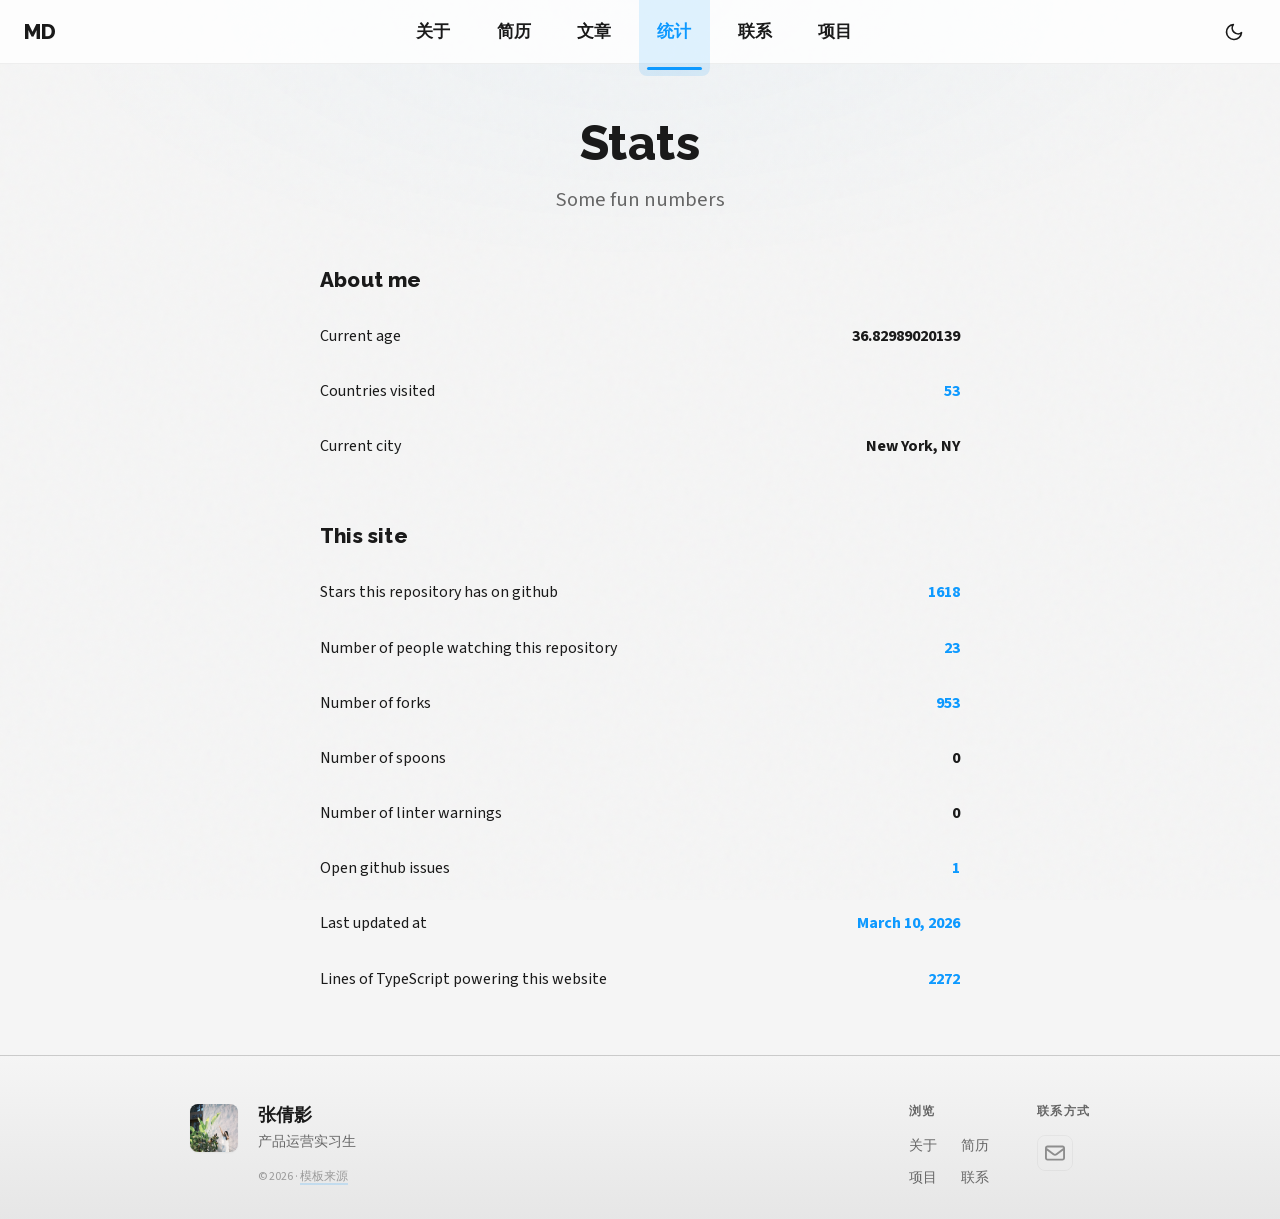
<file: stats/index.html>
<!DOCTYPE html><!--EH5hfFubOTfuYgAp0MLqk--><html lang="en" class="source_sans_3_b4b8baf9-module__d0kohG__variable raleway_3c2bfd15-module__T0_MJG__variable"><head><meta charSet="utf-8"/><meta name="viewport" content="width=device-width, initial-scale=1"/><link rel="preload" href="/_next/static/media/47df9ba1c7236d3b-s.p.7bbb93ea.woff2" as="font" crossorigin="" type="font/woff2"/><link rel="preload" href="/_next/static/media/c825fd02acae0153-s.p.1692d83b.woff2" as="font" crossorigin="" type="font/woff2"/><link rel="stylesheet" href="/_next/static/chunks/00f484feee1a6010.css" data-precedence="next"/><link rel="preload" as="script" fetchPriority="low" href="/_next/static/chunks/55fff0aad5fc101e.js"/><script src="/_next/static/chunks/aa738914f7a2fc1d.js" async=""></script><script src="/_next/static/chunks/ae2a127822adcdc1.js" async=""></script><script src="/_next/static/chunks/c3f46326fa651de2.js" async=""></script><script src="/_next/static/chunks/turbopack-a39da94efcc15593.js" async=""></script><script src="/_next/static/chunks/a5694de5572f6771.js" async=""></script><script src="/_next/static/chunks/fd83b9409e91cd68.js" async=""></script><script src="/_next/static/chunks/61aaecc94655ba98.js" async=""></script><script src="/_next/static/chunks/f7bc23fcb84a2703.js" async=""></script><meta name="next-size-adjust" content=""/><title>Stats | 张倩影</title><meta name="description" content="Some statistics about Michael D&#x27;Angelo and mldangelo.com"/><meta name="author" content="张倩影"/><meta name="keywords" content="张倩影,产品运营,内容运营,策略运营,互联网运营,设计"/><meta name="creator" content="张倩影"/><meta name="robots" content="index, follow"/><meta name="googlebot" content="index, follow, max-video-preview:-1, max-image-preview:large, max-snippet:-1"/><meta property="og:title" content="张倩影"/><meta property="og:description" content="张倩影的个人网站，设计专业研究生，有丰富的互联网运营经验，擅长内容运营、策略运营、产品运营。"/><meta property="og:url" content="https://rico-zhangqy.github.io/"/><meta property="og:site_name" content="张倩影"/><meta property="og:locale" content="en_US"/><meta property="og:image" content="https://rico-zhangqy.github.io/images/me.jpg"/><meta property="og:image:width" content="1200"/><meta property="og:image:height" content="630"/><meta property="og:image:alt" content="张倩影"/><meta property="og:type" content="website"/><meta name="twitter:card" content="summary_large_image"/><meta name="twitter:title" content="张倩影"/><meta name="twitter:description" content="张倩影的个人网站，设计专业研究生，有丰富的互联网运营经验，擅长内容运营、策略运营、产品运营。"/><meta name="twitter:image" content="https://rico-zhangqy.github.io/images/me.jpg"/><link rel="icon" href="/favicon.ico?favicon.1e9db811.ico" sizes="32x32" type="image/x-icon"/><script>(self.__next_s=self.__next_s||[]).push([0,{"children":"(function(){try{var t=localStorage.getItem('theme');if(t==='dark'||t==='light'){document.documentElement.setAttribute('data-theme',t)}else if(window.matchMedia('(prefers-color-scheme:dark)').matches){document.documentElement.setAttribute('data-theme','dark')}else{document.documentElement.setAttribute('data-theme','light')}}catch(e){}})();","id":"theme-init"}])</script><script src="/_next/static/chunks/a6dad97d9634a72d.js" noModule=""></script></head><body><div hidden=""><!--$--><!--/$--></div><div class="site-wrapper"><header class="site-header"><a class="site-logo" href="/"><span class="logo-text">MD</span></a><nav class="nav-links"><a class="nav-link " href="/about/">关于</a><a class="nav-link " href="/resume/">简历</a><a class="nav-link " href="/writing/">文章</a><a class="nav-link active" aria-current="page" href="/stats/">统计</a><a class="nav-link " href="/contact/">联系</a><a class="nav-link " href="/projects/">项目</a></nav><div class="nav-actions"><div class="theme-toggle-placeholder"></div><div class="hamburger-container"><nav class="main" id="hamburger-nav"><ul><li class="menu"><button type="button" class="hamburger-button" aria-label="Open navigation menu" aria-expanded="false" aria-controls="mobile-nav-menu"><span class="hamburger-icon"><span></span><span></span><span></span></span></button></li></ul></nav></div></div></header><div class="page-container"><main class="page-main"><section class="stats-page"><header class="stats-header"><h1 class="stats-title">Stats</h1><p class="stats-subtitle">Some fun numbers</p></header><div class="stats-content"><section><h2 class="stats-section-title">About me</h2><table class="stat-table"><thead class="sr-only"><tr><th scope="col">Statistic</th><th scope="col">Value</th></tr></thead><tbody><tr><td class="stat-table-label">Current age</td><td class="stat-table-value"></td></tr><tr><td class="stat-table-label">Countries visited</td><td class="stat-table-value"><a href="https://www.google.com/maps/d/embed?mid=1iBBTscqateQ93pWFVfHCUZXoDu8&amp;z=2">53</a></td></tr><tr><td class="stat-table-label">Current city</td><td class="stat-table-value">New York, NY</td></tr></tbody></table></section><section><h2 class="stats-section-title">This site</h2><table class="stat-table"><thead class="sr-only"><tr><th scope="col">Statistic</th><th scope="col">Value</th></tr></thead><tbody><tr><td class="stat-table-label">Stars this repository has on github</td><td class="stat-table-value"><a href="https://github.com/mldangelo/personal-site/stargazers">1618</a></td></tr><tr><td class="stat-table-label">Number of people watching this repository</td><td class="stat-table-value"><a href="https://github.com/mldangelo/personal-site/stargazers">23</a></td></tr><tr><td class="stat-table-label">Number of forks</td><td class="stat-table-value"><a href="https://github.com/mldangelo/personal-site/network">953</a></td></tr><tr><td class="stat-table-label">Number of spoons</td><td class="stat-table-value">0</td></tr><tr><td class="stat-table-label">Number of linter warnings</td><td class="stat-table-value">0</td></tr><tr><td class="stat-table-label">Open github issues</td><td class="stat-table-value"><a href="https://github.com/mldangelo/personal-site/issues">1</a></td></tr><tr><td class="stat-table-label">Last updated at</td><td class="stat-table-value"><a href="https://github.com/mldangelo/personal-site/commits">March 10, 2026</a></td></tr><tr><td class="stat-table-label">Lines of TypeScript powering this website</td><td class="stat-table-value"><a href="https://github.com/mldangelo/personal-site/graphs/contributors">2272</a></td></tr></tbody></table></section></div></section></main><footer class="site-footer-new"><div class="footer-content"><div class="footer-identity"><a class="footer-avatar" href="/"><span class="theme-portrait "><img src="/images/me-light.jpg" alt="Michael D&#x27;Angelo" width="80" height="80" loading="lazy" decoding="async" class="theme-portrait-light"/><img src="/images/me-dark.jpg" alt="Michael D&#x27;Angelo" width="80" height="80" loading="lazy" decoding="async" class="theme-portrait-dark" aria-hidden="true"/></span></a><div class="footer-info"><h3>张倩影</h3><p class="footer-role">产品运营实习生</p><p class="footer-copyright">© <!-- -->2026<!-- --> ·<!-- --> <a href="https://github.com/mldangelo/personal-site" target="_blank" rel="noopener noreferrer">模板来源</a></p></div></div><div class="footer-right"><nav class="footer-links" aria-labelledby="footer-links-heading"><h4 id="footer-links-heading" class="footer-links-label">浏览</h4><div class="footer-links-grid"><a href="/about/">关于</a><a href="/resume/">简历</a><a href="/projects/">项目</a><a href="/contact/">联系</a></div></nav><div class="footer-social" aria-labelledby="footer-social-heading"><h4 id="footer-social-heading" class="footer-social-label">联系方式</h4><ul class="icons"><li><a href="mailto:1641753761@qq.com" aria-label="邮箱 (opens in new tab)" target="_blank" rel="noopener noreferrer"><svg data-prefix="far" data-icon="envelope" class="svg-inline--fa fa-envelope size-5" role="img" viewBox="0 0 512 512" aria-hidden="true"><path fill="currentColor" d="M61.4 64C27.5 64 0 91.5 0 125.4 0 126.3 0 127.1 .1 128L0 128 0 384c0 35.3 28.7 64 64 64l384 0c35.3 0 64-28.7 64-64l0-256-.1 0c0-.9 .1-1.7 .1-2.6 0-33.9-27.5-61.4-61.4-61.4L61.4 64zM464 192.3L464 384c0 8.8-7.2 16-16 16L64 400c-8.8 0-16-7.2-16-16l0-191.7 154.8 117.4c31.4 23.9 74.9 23.9 106.4 0L464 192.3zM48 125.4C48 118 54 112 61.4 112l389.2 0c7.4 0 13.4 6 13.4 13.4 0 4.2-2 8.2-5.3 10.7L280.2 271.5c-14.3 10.8-34.1 10.8-48.4 0L53.3 136.1c-3.3-2.5-5.3-6.5-5.3-10.7z"></path></svg></a></li></ul></div></div></div></footer></div><!--$--><!--/$--></div><script src="/_next/static/chunks/55fff0aad5fc101e.js" id="_R_" async=""></script><script>(self.__next_f=self.__next_f||[]).push([0])</script><script>self.__next_f.push([1,"1:\"$Sreact.fragment\"\n2:I[75528,[\"/_next/static/chunks/a5694de5572f6771.js\"],\"\"]\n3:I[54511,[\"/_next/static/chunks/a5694de5572f6771.js\"],\"default\"]\n4:I[3586,[\"/_next/static/chunks/a5694de5572f6771.js\"],\"default\"]\n5:I[40456,[\"/_next/static/chunks/fd83b9409e91cd68.js\",\"/_next/static/chunks/61aaecc94655ba98.js\"],\"default\"]\n6:I[64934,[\"/_next/static/chunks/fd83b9409e91cd68.js\",\"/_next/static/chunks/61aaecc94655ba98.js\"],\"default\"]\n7:I[59599,[\"/_next/static/chunks/a5694de5572f6771.js\",\"/_next/static/chunks/f7bc23fcb84a2703.js\"],\"\"]\n8:I[30073,[\"/_next/static/chunks/a5694de5572f6771.js\",\"/_next/static/chunks/f7bc23fcb84a2703.js\"],\"default\"]\ne:I[50256,[],\"default\"]\n:HL[\"/_next/static/chunks/00f484feee1a6010.css\",\"style\"]\n:HL[\"/_next/static/media/47df9ba1c7236d3b-s.p.7bbb93ea.woff2\",\"font\",{\"crossOrigin\":\"\",\"type\":\"font/woff2\"}]\n:HL[\"/_next/static/media/c825fd02acae0153-s.p.1692d83b.woff2\",\"font\",{\"crossOrigin\":\"\",\"type\":\"font/woff2\"}]\n"])</script><script>self.__next_f.push([1,"0:{\"P\":null,\"b\":\"EH5hfFubOTfuYgAp0MLqk\",\"c\":[\"\",\"stats\",\"\"],\"q\":\"\",\"i\":false,\"f\":[[[\"\",{\"children\":[\"stats\",{\"children\":[\"__PAGE__\",{}]}]},\"$undefined\",\"$undefined\",true],[[\"$\",\"$1\",\"c\",{\"children\":[[[\"$\",\"link\",\"0\",{\"rel\":\"stylesheet\",\"href\":\"/_next/static/chunks/00f484feee1a6010.css\",\"precedence\":\"next\",\"crossOrigin\":\"$undefined\",\"nonce\":\"$undefined\"}],[\"$\",\"script\",\"script-0\",{\"src\":\"/_next/static/chunks/a5694de5572f6771.js\",\"async\":true,\"nonce\":\"$undefined\"}]],[\"$\",\"html\",null,{\"lang\":\"en\",\"className\":\"source_sans_3_b4b8baf9-module__d0kohG__variable raleway_3c2bfd15-module__T0_MJG__variable\",\"suppressHydrationWarning\":true,\"children\":[[\"$\",\"head\",null,{\"children\":[\"$\",\"$L2\",null,{\"id\":\"theme-init\",\"strategy\":\"beforeInteractive\",\"children\":\"(function(){try{var t=localStorage.getItem('theme');if(t==='dark'||t==='light'){document.documentElement.setAttribute('data-theme',t)}else if(window.matchMedia('(prefers-color-scheme:dark)').matches){document.documentElement.setAttribute('data-theme','dark')}else{document.documentElement.setAttribute('data-theme','light')}}catch(e){}})();\"}]}],[\"$\",\"body\",null,{\"children\":[[\"$\",\"$L3\",null,{}],[\"$\",\"div\",null,{\"className\":\"site-wrapper\",\"children\":[[\"$\",\"$L4\",null,{}],[\"$\",\"$L5\",null,{\"parallelRouterKey\":\"children\",\"error\":\"$undefined\",\"errorStyles\":\"$undefined\",\"errorScripts\":\"$undefined\",\"template\":[\"$\",\"$L6\",null,{}],\"templateStyles\":\"$undefined\",\"templateScripts\":\"$undefined\",\"notFound\":[[\"$\",\"main\",null,{\"className\":\"not-found-page\",\"children\":[\"$\",\"div\",null,{\"className\":\"not-found-content\",\"children\":[[\"$\",\"span\",null,{\"className\":\"not-found-code\",\"children\":\"404\"}],[\"$\",\"h1\",null,{\"className\":\"not-found-title\",\"children\":\"Page Not Found\"}],[\"$\",\"p\",null,{\"className\":\"not-found-message\",\"children\":\"The page you're looking for doesn't exist or has been moved.\"}],[\"$\",\"div\",null,{\"className\":\"not-found-actions\",\"children\":[[\"$\",\"$L7\",null,{\"href\":\"/\",\"className\":\"not-found-button\",\"children\":\"Go Home\"}],[\"$\",\"$L7\",null,{\"href\":\"/contact\",\"className\":\"not-found-link\",\"children\":\"Contact Me\"}]]}]]}]}],[]],\"forbidden\":\"$undefined\",\"unauthorized\":\"$undefined\"}]]}],null]}]]}]]}],{\"children\":[[\"$\",\"$1\",\"c\",{\"children\":[null,[\"$\",\"$L5\",null,{\"parallelRouterKey\":\"children\",\"error\":\"$undefined\",\"errorStyles\":\"$undefined\",\"errorScripts\":\"$undefined\",\"template\":[\"$\",\"$L6\",null,{}],\"templateStyles\":\"$undefined\",\"templateScripts\":\"$undefined\",\"notFound\":\"$undefined\",\"forbidden\":\"$undefined\",\"unauthorized\":\"$undefined\"}]]}],{\"children\":[[\"$\",\"$1\",\"c\",{\"children\":[[\"$\",\"div\",null,{\"className\":\"page-container\",\"children\":[[\"$\",\"main\",null,{\"className\":\"page-main\",\"children\":[\"$\",\"section\",null,{\"className\":\"stats-page\",\"children\":[[\"$\",\"header\",null,{\"className\":\"stats-header\",\"children\":[[\"$\",\"h1\",null,{\"className\":\"stats-title\",\"children\":\"Stats\"}],[\"$\",\"p\",null,{\"className\":\"stats-subtitle\",\"children\":\"Some fun numbers\"}]]}],[\"$\",\"div\",null,{\"className\":\"stats-content\",\"children\":[[\"$\",\"section\",null,{\"children\":[[\"$\",\"h2\",null,{\"className\":\"stats-section-title\",\"children\":\"About me\"}],[\"$\",\"$L8\",null,{}]]}],[\"$\",\"section\",null,{\"children\":[[\"$\",\"h2\",null,{\"className\":\"stats-section-title\",\"children\":\"This site\"}],\"$L9\"]}]]}]]}]}],[\"$\",\"footer\",null,{\"className\":\"site-footer-new\",\"children\":[\"$\",\"div\",null,{\"className\":\"footer-content\",\"children\":[[\"$\",\"div\",null,{\"className\":\"footer-identity\",\"children\":[[\"$\",\"$L7\",null,{\"href\":\"/\",\"className\":\"footer-avatar\",\"children\":[\"$\",\"span\",null,{\"className\":\"theme-portrait \",\"children\":[[\"$\",\"img\",null,{\"src\":\"/images/me-light.jpg\",\"alt\":\"Michael D'Angelo\",\"width\":80,\"height\":80,\"loading\":\"lazy\",\"decoding\":\"async\",\"className\":\"theme-portrait-light\"}],[\"$\",\"img\",null,{\"src\":\"/images/me-dark.jpg\",\"alt\":\"Michael D'Angelo\",\"width\":80,\"height\":80,\"loading\":\"lazy\",\"decoding\":\"async\",\"className\":\"theme-portrait-dark\",\"aria-hidden\":\"true\"}]]}]}],[\"$\",\"div\",null,{\"className\":\"footer-info\",\"children\":[[\"$\",\"h3\",null,{\"children\":\"张倩影\"}],[\"$\",\"p\",null,{\"className\":\"footer-role\",\"children\":\"产品运营实习生\"}],[\"$\",\"p\",null,{\"className\":\"footer-copyright\",\"children\":[\"© \",2026,\" ·\",\" \",[\"$\",\"a\",null,{\"href\":\"https://github.com/mldangelo/personal-site\",\"target\":\"_blank\",\"rel\":\"noopener noreferrer\",\"children\":\"模板来源\"}]]}]]}]]}],[\"$\",\"div\",null,{\"className\":\"footer-right\",\"children\":[[\"$\",\"nav\",null,{\"className\":\"footer-links\",\"aria-labelledby\":\"footer-links-heading\",\"children\":[[\"$\",\"h4\",null,{\"id\":\"footer-links-heading\",\"className\":\"footer-links-label\",\"children\":\"浏览\"}],[\"$\",\"div\",null,{\"className\":\"footer-links-grid\",\"children\":[[\"$\",\"$L7\",null,{\"href\":\"/about\",\"children\":\"关于\"}],[\"$\",\"$L7\",null,{\"href\":\"/resume\",\"children\":\"简历\"}],[\"$\",\"$L7\",null,{\"href\":\"/projects\",\"children\":\"项目\"}],[\"$\",\"$L7\",null,{\"href\":\"/contact\",\"children\":\"联系\"}]]}]]}],[\"$\",\"div\",null,{\"className\":\"footer-social\",\"aria-labelledby\":\"footer-social-heading\",\"children\":[[\"$\",\"h4\",null,{\"id\":\"footer-social-heading\",\"className\":\"footer-social-label\",\"children\":\"联系方式\"}],[\"$\",\"ul\",null,{\"className\":\"icons\",\"children\":[\"$La\"]}]]}]]}]]}]}]]}],[\"$Lb\"],\"$Lc\"]}],{},null,false,false]},null,false,false]},null,false,false],\"$Ld\",false]],\"m\":\"$undefined\",\"G\":[\"$e\",[]],\"S\":true}\n"])</script><script>self.__next_f.push([1,"f:I[93151,[\"/_next/static/chunks/fd83b9409e91cd68.js\",\"/_next/static/chunks/61aaecc94655ba98.js\"],\"OutletBoundary\"]\n10:\"$Sreact.suspense\"\n12:I[93151,[\"/_next/static/chunks/fd83b9409e91cd68.js\",\"/_next/static/chunks/61aaecc94655ba98.js\"],\"ViewportBoundary\"]\n14:I[93151,[\"/_next/static/chunks/fd83b9409e91cd68.js\",\"/_next/static/chunks/61aaecc94655ba98.js\"],\"MetadataBoundary\"]\na:[\"$\",\"li\",\"邮箱\",{\"children\":[\"$\",\"a\",null,{\"href\":\"mailto:1641753761@qq.com\",\"aria-label\":\"邮箱 (opens in new tab)\",\"target\":\"_blank\",\"rel\":\"noopener noreferrer\",\"children\":[\"$\",\"svg\",null,{\"data-prefix\":\"far\",\"data-icon\":\"envelope\",\"className\":\"svg-inline--fa fa-envelope size-5\",\"role\":\"img\",\"viewBox\":\"0 0 512 512\",\"aria-hidden\":\"true\",\"ref\":\"$undefined\",\"children\":[\"$\",\"path\",null,{\"fill\":\"currentColor\",\"d\":\"M61.4 64C27.5 64 0 91.5 0 125.4 0 126.3 0 127.1 .1 128L0 128 0 384c0 35.3 28.7 64 64 64l384 0c35.3 0 64-28.7 64-64l0-256-.1 0c0-.9 .1-1.7 .1-2.6 0-33.9-27.5-61.4-61.4-61.4L61.4 64zM464 192.3L464 384c0 8.8-7.2 16-16 16L64 400c-8.8 0-16-7.2-16-16l0-191.7 154.8 117.4c31.4 23.9 74.9 23.9 106.4 0L464 192.3zM48 125.4C48 118 54 112 61.4 112l389.2 0c7.4 0 13.4 6 13.4 13.4 0 4.2-2 8.2-5.3 10.7L280.2 271.5c-14.3 10.8-34.1 10.8-48.4 0L53.3 136.1c-3.3-2.5-5.3-6.5-5.3-10.7z\"}]}]}]}]\nb:[\"$\",\"script\",\"script-0\",{\"src\":\"/_next/static/chunks/f7bc23fcb84a2703.js\",\"async\":true,\"nonce\":\"$undefined\"}]\nc:[\"$\",\"$Lf\",null,{\"children\":[\"$\",\"$10\",null,{\"name\":\"Next.MetadataOutlet\",\"children\":\"$@11\"}]}]\nd:[\"$\",\"$1\",\"h\",{\"children\":[null,[\"$\",\"$L12\",null,{\"children\":\"$L13\"}],[\"$\",\"div\",null,{\"hidden\":true,\"children\":[\"$\",\"$L14\",null,{\"children\":[\"$\",\"$10\",null,{\"name\":\"Next.Metadata\",\"children\":\"$L15\"}]}]}],[\"$\",\"meta\",null,{\"name\":\"next-size-adjust\",\"content\":\"\"}]]}]\n"])</script><script>self.__next_f.push([1,"13:[[\"$\",\"meta\",\"0\",{\"charSet\":\"utf-8\"}],[\"$\",\"meta\",\"1\",{\"name\":\"viewport\",\"content\":\"width=device-width, initial-scale=1\"}]]\n"])</script><script>self.__next_f.push([1,"16:I[82766,[\"/_next/static/chunks/fd83b9409e91cd68.js\",\"/_next/static/chunks/61aaecc94655ba98.js\"],\"IconMark\"]\n11:null\n"])</script><script>self.__next_f.push([1,"15:[[\"$\",\"title\",\"0\",{\"children\":\"Stats | 张倩影\"}],[\"$\",\"meta\",\"1\",{\"name\":\"description\",\"content\":\"Some statistics about Michael D'Angelo and mldangelo.com\"}],[\"$\",\"meta\",\"2\",{\"name\":\"author\",\"content\":\"张倩影\"}],[\"$\",\"meta\",\"3\",{\"name\":\"keywords\",\"content\":\"张倩影,产品运营,内容运营,策略运营,互联网运营,设计\"}],[\"$\",\"meta\",\"4\",{\"name\":\"creator\",\"content\":\"张倩影\"}],[\"$\",\"meta\",\"5\",{\"name\":\"robots\",\"content\":\"index, follow\"}],[\"$\",\"meta\",\"6\",{\"name\":\"googlebot\",\"content\":\"index, follow, max-video-preview:-1, max-image-preview:large, max-snippet:-1\"}],[\"$\",\"meta\",\"7\",{\"property\":\"og:title\",\"content\":\"张倩影\"}],[\"$\",\"meta\",\"8\",{\"property\":\"og:description\",\"content\":\"张倩影的个人网站，设计专业研究生，有丰富的互联网运营经验，擅长内容运营、策略运营、产品运营。\"}],[\"$\",\"meta\",\"9\",{\"property\":\"og:url\",\"content\":\"https://rico-zhangqy.github.io/\"}],[\"$\",\"meta\",\"10\",{\"property\":\"og:site_name\",\"content\":\"张倩影\"}],[\"$\",\"meta\",\"11\",{\"property\":\"og:locale\",\"content\":\"en_US\"}],[\"$\",\"meta\",\"12\",{\"property\":\"og:image\",\"content\":\"https://rico-zhangqy.github.io/images/me.jpg\"}],[\"$\",\"meta\",\"13\",{\"property\":\"og:image:width\",\"content\":\"1200\"}],[\"$\",\"meta\",\"14\",{\"property\":\"og:image:height\",\"content\":\"630\"}],[\"$\",\"meta\",\"15\",{\"property\":\"og:image:alt\",\"content\":\"张倩影\"}],[\"$\",\"meta\",\"16\",{\"property\":\"og:type\",\"content\":\"website\"}],[\"$\",\"meta\",\"17\",{\"name\":\"twitter:card\",\"content\":\"summary_large_image\"}],[\"$\",\"meta\",\"18\",{\"name\":\"twitter:title\",\"content\":\"张倩影\"}],[\"$\",\"meta\",\"19\",{\"name\":\"twitter:description\",\"content\":\"张倩影的个人网站，设计专业研究生，有丰富的互联网运营经验，擅长内容运营、策略运营、产品运营。\"}],[\"$\",\"meta\",\"20\",{\"name\":\"twitter:image\",\"content\":\"https://rico-zhangqy.github.io/images/me.jpg\"}],[\"$\",\"link\",\"21\",{\"rel\":\"icon\",\"href\":\"/favicon.ico?favicon.1e9db811.ico\",\"sizes\":\"32x32\",\"type\":\"image/x-icon\"}],[\"$\",\"$L16\",\"22\",{}]]\n"])</script><script>self.__next_f.push([1,"9:[\"$\",\"table\",null,{\"className\":\"stat-table\",\"children\":[[\"$\",\"thead\",null,{\"className\":\"sr-only\",\"children\":[\"$\",\"tr\",null,{\"children\":[[\"$\",\"th\",null,{\"scope\":\"col\",\"children\":\"Statistic\"}],[\"$\",\"th\",null,{\"scope\":\"col\",\"children\":\"Value\"}]]}]}],[\"$\",\"tbody\",null,{\"children\":[[\"$\",\"tr\",\"Stars this repository has on github\",{\"children\":[[\"$\",\"td\",null,{\"className\":\"stat-table-label\",\"children\":\"Stars this repository has on github\"}],[\"$\",\"td\",null,{\"className\":\"stat-table-value\",\"children\":[\"$\",\"a\",null,{\"href\":\"https://github.com/mldangelo/personal-site/stargazers\",\"children\":\"1618\"}]}]]}],[\"$\",\"tr\",\"Number of people watching this repository\",{\"children\":[[\"$\",\"td\",null,{\"className\":\"stat-table-label\",\"children\":\"Number of people watching this repository\"}],[\"$\",\"td\",null,{\"className\":\"stat-table-value\",\"children\":[\"$\",\"a\",null,{\"href\":\"https://github.com/mldangelo/personal-site/stargazers\",\"children\":\"23\"}]}]]}],[\"$\",\"tr\",\"Number of forks\",{\"children\":[[\"$\",\"td\",null,{\"className\":\"stat-table-label\",\"children\":\"Number of forks\"}],[\"$\",\"td\",null,{\"className\":\"stat-table-value\",\"children\":[\"$\",\"a\",null,{\"href\":\"https://github.com/mldangelo/personal-site/network\",\"children\":\"953\"}]}]]}],[\"$\",\"tr\",\"Number of spoons\",{\"children\":[[\"$\",\"td\",null,{\"className\":\"stat-table-label\",\"children\":\"Number of spoons\"}],[\"$\",\"td\",null,{\"className\":\"stat-table-value\",\"children\":\"0\"}]]}],[\"$\",\"tr\",\"Number of linter warnings\",{\"children\":[[\"$\",\"td\",null,{\"className\":\"stat-table-label\",\"children\":\"Number of linter warnings\"}],[\"$\",\"td\",null,{\"className\":\"stat-table-value\",\"children\":\"0\"}]]}],[\"$\",\"tr\",\"Open github issues\",{\"children\":[[\"$\",\"td\",null,{\"className\":\"stat-table-label\",\"children\":\"Open github issues\"}],[\"$\",\"td\",null,{\"className\":\"stat-table-value\",\"children\":[\"$\",\"a\",null,{\"href\":\"https://github.com/mldangelo/personal-site/issues\",\"children\":\"1\"}]}]]}],[\"$\",\"tr\",\"Last updated at\",{\"children\":[[\"$\",\"td\",null,{\"className\":\"stat-table-label\",\"children\":\"Last updated at\"}],[\"$\",\"td\",null,{\"className\":\"stat-table-value\",\"children\":[\"$\",\"a\",null,{\"href\":\"https://github.com/mldangelo/personal-site/commits\",\"children\":\"March 10, 2026\"}]}]]}],[\"$\",\"tr\",\"Lines of TypeScript powering this website\",{\"children\":[[\"$\",\"td\",null,{\"className\":\"stat-table-label\",\"children\":\"Lines of TypeScript powering this website\"}],[\"$\",\"td\",null,{\"className\":\"stat-table-value\",\"children\":[\"$\",\"a\",null,{\"href\":\"https://github.com/mldangelo/personal-site/graphs/contributors\",\"children\":\"2272\"}]}]]}]]}]]}]\n"])</script></body></html>
</file>
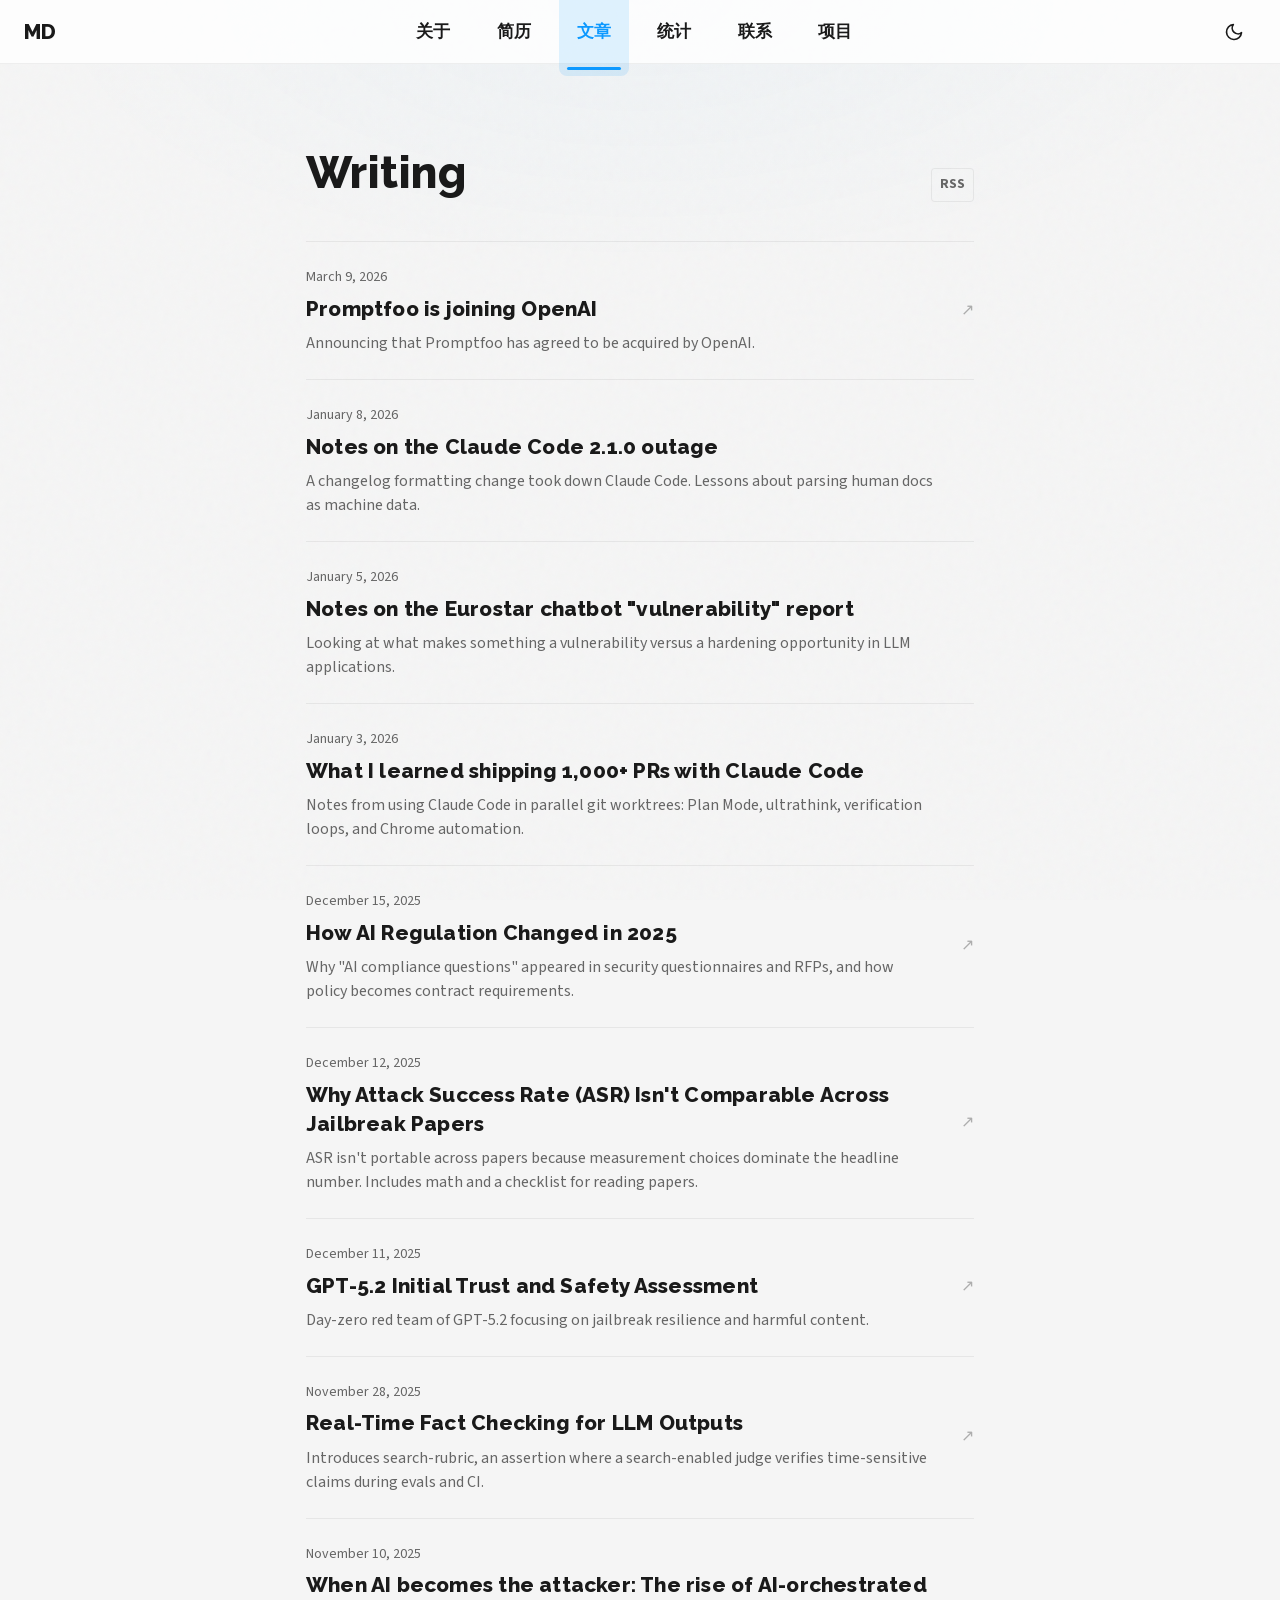
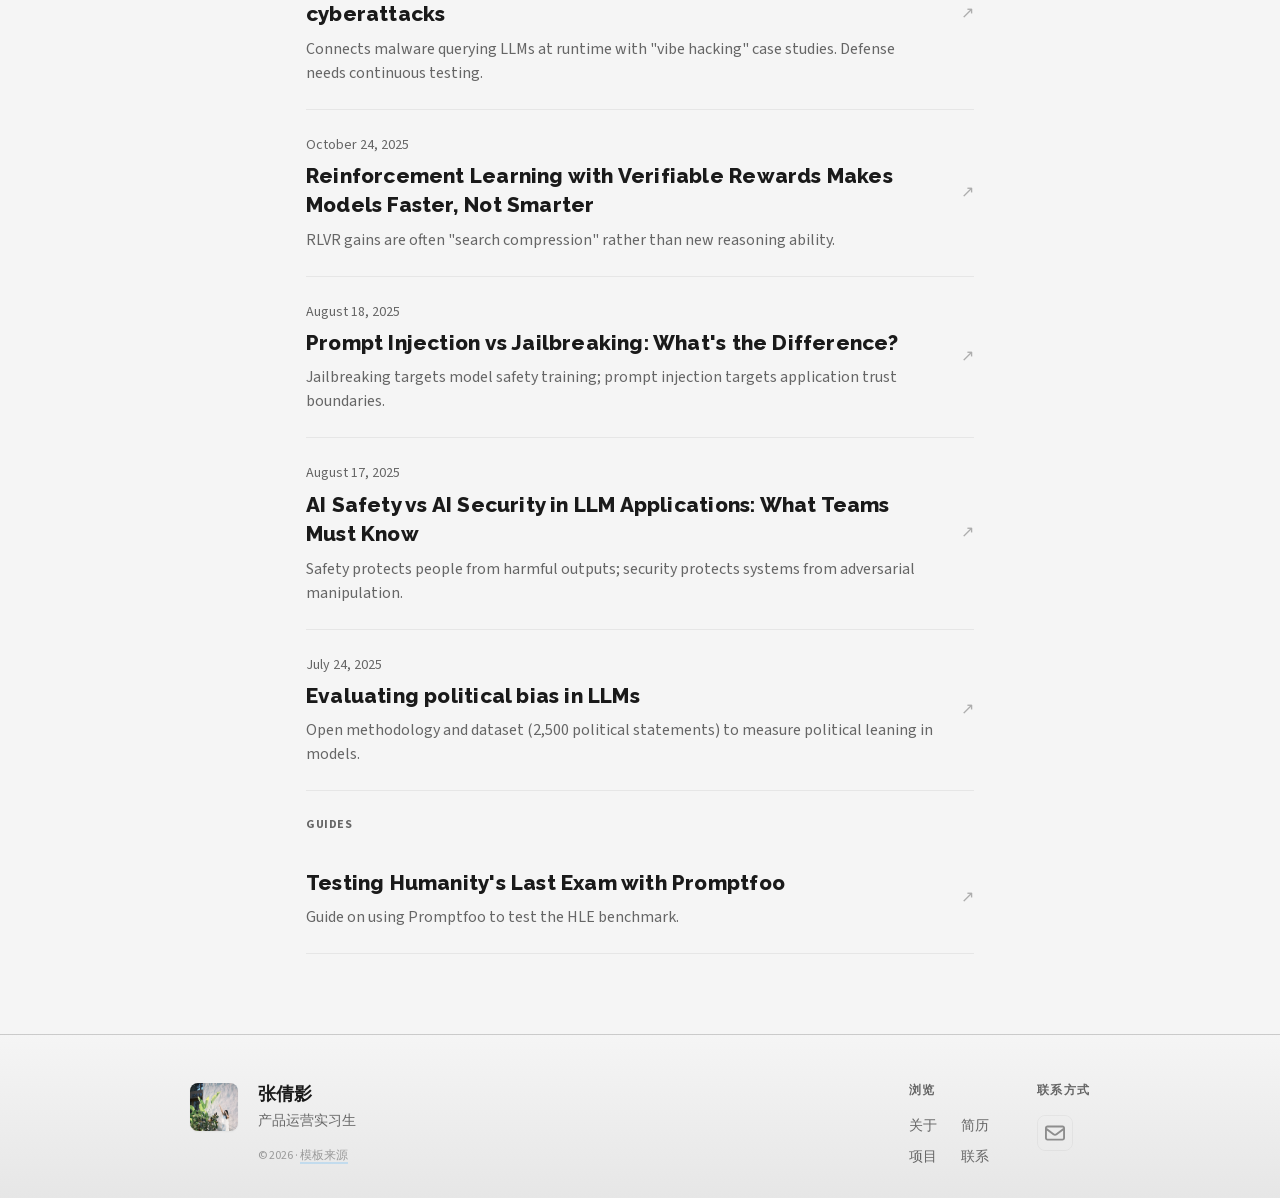
<file: writing/index.html>
<!DOCTYPE html><!--EH5hfFubOTfuYgAp0MLqk--><html lang="en" class="source_sans_3_b4b8baf9-module__d0kohG__variable raleway_3c2bfd15-module__T0_MJG__variable"><head><meta charSet="utf-8"/><meta name="viewport" content="width=device-width, initial-scale=1"/><link rel="preload" href="/_next/static/media/47df9ba1c7236d3b-s.p.7bbb93ea.woff2" as="font" crossorigin="" type="font/woff2"/><link rel="preload" href="/_next/static/media/c825fd02acae0153-s.p.1692d83b.woff2" as="font" crossorigin="" type="font/woff2"/><link rel="stylesheet" href="/_next/static/chunks/00f484feee1a6010.css" data-precedence="next"/><link rel="preload" as="script" fetchPriority="low" href="/_next/static/chunks/55fff0aad5fc101e.js"/><script src="/_next/static/chunks/aa738914f7a2fc1d.js" async=""></script><script src="/_next/static/chunks/ae2a127822adcdc1.js" async=""></script><script src="/_next/static/chunks/c3f46326fa651de2.js" async=""></script><script src="/_next/static/chunks/turbopack-a39da94efcc15593.js" async=""></script><script src="/_next/static/chunks/a5694de5572f6771.js" async=""></script><script src="/_next/static/chunks/fd83b9409e91cd68.js" async=""></script><script src="/_next/static/chunks/61aaecc94655ba98.js" async=""></script><meta name="next-size-adjust" content=""/><title>Writing | 张倩影</title><meta name="description" content="Articles on AI security, LLM red teaming, and trust &amp; safety."/><meta name="author" content="张倩影"/><meta name="keywords" content="张倩影,产品运营,内容运营,策略运营,互联网运营,设计"/><meta name="creator" content="张倩影"/><meta name="robots" content="index, follow"/><meta name="googlebot" content="index, follow, max-video-preview:-1, max-image-preview:large, max-snippet:-1"/><link rel="alternate" type="application/rss+xml" href="https://rico-zhangqy.github.io/feed.xml"/><meta property="og:title" content="张倩影"/><meta property="og:description" content="张倩影的个人网站，设计专业研究生，有丰富的互联网运营经验，擅长内容运营、策略运营、产品运营。"/><meta property="og:url" content="https://rico-zhangqy.github.io/"/><meta property="og:site_name" content="张倩影"/><meta property="og:locale" content="en_US"/><meta property="og:image" content="https://rico-zhangqy.github.io/images/me.jpg"/><meta property="og:image:width" content="1200"/><meta property="og:image:height" content="630"/><meta property="og:image:alt" content="张倩影"/><meta property="og:type" content="website"/><meta name="twitter:card" content="summary_large_image"/><meta name="twitter:title" content="张倩影"/><meta name="twitter:description" content="张倩影的个人网站，设计专业研究生，有丰富的互联网运营经验，擅长内容运营、策略运营、产品运营。"/><meta name="twitter:image" content="https://rico-zhangqy.github.io/images/me.jpg"/><link rel="icon" href="/favicon.ico?favicon.1e9db811.ico" sizes="32x32" type="image/x-icon"/><script>(self.__next_s=self.__next_s||[]).push([0,{"children":"(function(){try{var t=localStorage.getItem('theme');if(t==='dark'||t==='light'){document.documentElement.setAttribute('data-theme',t)}else if(window.matchMedia('(prefers-color-scheme:dark)').matches){document.documentElement.setAttribute('data-theme','dark')}else{document.documentElement.setAttribute('data-theme','light')}}catch(e){}})();","id":"theme-init"}])</script><script src="/_next/static/chunks/a6dad97d9634a72d.js" noModule=""></script></head><body><div hidden=""><!--$--><!--/$--></div><div class="site-wrapper"><header class="site-header"><a class="site-logo" href="/"><span class="logo-text">MD</span></a><nav class="nav-links"><a class="nav-link " href="/about/">关于</a><a class="nav-link " href="/resume/">简历</a><a class="nav-link active" aria-current="page" href="/writing/">文章</a><a class="nav-link " href="/stats/">统计</a><a class="nav-link " href="/contact/">联系</a><a class="nav-link " href="/projects/">项目</a></nav><div class="nav-actions"><div class="theme-toggle-placeholder"></div><div class="hamburger-container"><nav class="main" id="hamburger-nav"><ul><li class="menu"><button type="button" class="hamburger-button" aria-label="Open navigation menu" aria-expanded="false" aria-controls="mobile-nav-menu"><span class="hamburger-icon"><span></span><span></span><span></span></span></button></li></ul></nav></div></div></header><div class="page-container"><main class="page-main"><article class="writing-page"><header class="writing-header"><div class="writing-header-row"><h1 class="page-title">Writing</h1><a href="/feed.xml" class="writing-rss-link" title="RSS Feed" aria-label="RSS Feed">RSS</a></div></header><div class="writing-list"><a href="https://www.linkedin.com/posts/michaelldangelo_today-were-announcing-that-promptfoo-will-share-7436818429187088386-_hpH" target="_blank" rel="noopener noreferrer" class="writing-item"><time class="writing-date" dateTime="2026-03-09">March 9, 2026</time><h2 class="writing-title">Promptfoo is joining OpenAI</h2><p class="writing-description">Announcing that Promptfoo has agreed to be acquired by OpenAI.</p><span class="writing-external" aria-hidden="true">↗</span></a><a class="writing-item" href="/writing/claude-code-outage/"><time class="writing-date" dateTime="2026-01-08">January 8, 2026</time><h2 class="writing-title">Notes on the Claude Code 2.1.0 outage</h2><p class="writing-description">A changelog formatting change took down Claude Code. Lessons about parsing human docs as machine data.</p></a><a class="writing-item" href="/writing/eurostar-chatbot-analysis/"><time class="writing-date" dateTime="2026-01-05">January 5, 2026</time><h2 class="writing-title">Notes on the Eurostar chatbot &quot;vulnerability&quot; report</h2><p class="writing-description">Looking at what makes something a vulnerability versus a hardening opportunity in LLM applications.</p></a><a class="writing-item" href="/writing/shipping-with-claude-code/"><time class="writing-date" dateTime="2026-01-03">January 3, 2026</time><h2 class="writing-title">What I learned shipping 1,000+ PRs with Claude Code</h2><p class="writing-description">Notes from using Claude Code in parallel git worktrees: Plan Mode, ultrathink, verification loops, and Chrome automation.</p></a><a href="https://www.promptfoo.dev/blog/ai-regulation-2025/" target="_blank" rel="noopener noreferrer" class="writing-item"><time class="writing-date" dateTime="2025-12-15">December 15, 2025</time><h2 class="writing-title">How AI Regulation Changed in 2025</h2><p class="writing-description">Why &quot;AI compliance questions&quot; appeared in security questionnaires and RFPs, and how policy becomes contract requirements.</p><span class="writing-external" aria-hidden="true">↗</span></a><a href="https://www.promptfoo.dev/blog/asr-not-portable-metric/" target="_blank" rel="noopener noreferrer" class="writing-item"><time class="writing-date" dateTime="2025-12-12">December 12, 2025</time><h2 class="writing-title">Why Attack Success Rate (ASR) Isn&#x27;t Comparable Across Jailbreak Papers</h2><p class="writing-description">ASR isn&#x27;t portable across papers because measurement choices dominate the headline number. Includes math and a checklist for reading papers.</p><span class="writing-external" aria-hidden="true">↗</span></a><a href="https://www.promptfoo.dev/blog/gpt-5.2-trust-safety-assessment/" target="_blank" rel="noopener noreferrer" class="writing-item"><time class="writing-date" dateTime="2025-12-11">December 11, 2025</time><h2 class="writing-title">GPT-5.2 Initial Trust and Safety Assessment</h2><p class="writing-description">Day-zero red team of GPT-5.2 focusing on jailbreak resilience and harmful content.</p><span class="writing-external" aria-hidden="true">↗</span></a><a href="https://www.promptfoo.dev/blog/llm-search-rubric-assertions/" target="_blank" rel="noopener noreferrer" class="writing-item"><time class="writing-date" dateTime="2025-11-28">November 28, 2025</time><h2 class="writing-title">Real-Time Fact Checking for LLM Outputs</h2><p class="writing-description">Introduces search-rubric, an assertion where a search-enabled judge verifies time-sensitive claims during evals and CI.</p><span class="writing-external" aria-hidden="true">↗</span></a><a href="https://www.promptfoo.dev/blog/anthropic-threat-intelligence-vibe-hacking/" target="_blank" rel="noopener noreferrer" class="writing-item"><time class="writing-date" dateTime="2025-11-10">November 10, 2025</time><h2 class="writing-title">When AI becomes the attacker: The rise of AI-orchestrated cyberattacks</h2><p class="writing-description">Connects malware querying LLMs at runtime with &quot;vibe hacking&quot; case studies. Defense needs continuous testing.</p><span class="writing-external" aria-hidden="true">↗</span></a><a href="https://www.promptfoo.dev/blog/rlvr-explained/" target="_blank" rel="noopener noreferrer" class="writing-item"><time class="writing-date" dateTime="2025-10-24">October 24, 2025</time><h2 class="writing-title">Reinforcement Learning with Verifiable Rewards Makes Models Faster, Not Smarter</h2><p class="writing-description">RLVR gains are often &quot;search compression&quot; rather than new reasoning ability.</p><span class="writing-external" aria-hidden="true">↗</span></a><a href="https://www.promptfoo.dev/blog/jailbreaking-vs-prompt-injection/" target="_blank" rel="noopener noreferrer" class="writing-item"><time class="writing-date" dateTime="2025-08-18">August 18, 2025</time><h2 class="writing-title">Prompt Injection vs Jailbreaking: What&#x27;s the Difference?</h2><p class="writing-description">Jailbreaking targets model safety training; prompt injection targets application trust boundaries.</p><span class="writing-external" aria-hidden="true">↗</span></a><a href="https://www.promptfoo.dev/blog/ai-safety-vs-security/" target="_blank" rel="noopener noreferrer" class="writing-item"><time class="writing-date" dateTime="2025-08-17">August 17, 2025</time><h2 class="writing-title">AI Safety vs AI Security in LLM Applications: What Teams Must Know</h2><p class="writing-description">Safety protects people from harmful outputs; security protects systems from adversarial manipulation.</p><span class="writing-external" aria-hidden="true">↗</span></a><a href="https://www.promptfoo.dev/blog/grok-4-political-bias/" target="_blank" rel="noopener noreferrer" class="writing-item"><time class="writing-date" dateTime="2025-07-24">July 24, 2025</time><h2 class="writing-title">Evaluating political bias in LLMs</h2><p class="writing-description">Open methodology and dataset (2,500 political statements) to measure political leaning in models.</p><span class="writing-external" aria-hidden="true">↗</span></a><div class="writing-section-label">Guides</div><a href="https://www.promptfoo.dev/docs/guides/hle-benchmark/" target="_blank" rel="noopener noreferrer" class="writing-item"><h2 class="writing-title">Testing Humanity&#x27;s Last Exam with Promptfoo</h2><p class="writing-description">Guide on using Promptfoo to test the HLE benchmark.</p><span class="writing-external" aria-hidden="true">↗</span></a></div></article></main><footer class="site-footer-new"><div class="footer-content"><div class="footer-identity"><a class="footer-avatar" href="/"><span class="theme-portrait "><img src="/images/me-light.jpg" alt="Michael D&#x27;Angelo" width="80" height="80" loading="lazy" decoding="async" class="theme-portrait-light"/><img src="/images/me-dark.jpg" alt="Michael D&#x27;Angelo" width="80" height="80" loading="lazy" decoding="async" class="theme-portrait-dark" aria-hidden="true"/></span></a><div class="footer-info"><h3>张倩影</h3><p class="footer-role">产品运营实习生</p><p class="footer-copyright">© <!-- -->2026<!-- --> ·<!-- --> <a href="https://github.com/mldangelo/personal-site" target="_blank" rel="noopener noreferrer">模板来源</a></p></div></div><div class="footer-right"><nav class="footer-links" aria-labelledby="footer-links-heading"><h4 id="footer-links-heading" class="footer-links-label">浏览</h4><div class="footer-links-grid"><a href="/about/">关于</a><a href="/resume/">简历</a><a href="/projects/">项目</a><a href="/contact/">联系</a></div></nav><div class="footer-social" aria-labelledby="footer-social-heading"><h4 id="footer-social-heading" class="footer-social-label">联系方式</h4><ul class="icons"><li><a href="mailto:1641753761@qq.com" aria-label="邮箱 (opens in new tab)" target="_blank" rel="noopener noreferrer"><svg data-prefix="far" data-icon="envelope" class="svg-inline--fa fa-envelope size-5" role="img" viewBox="0 0 512 512" aria-hidden="true"><path fill="currentColor" d="M61.4 64C27.5 64 0 91.5 0 125.4 0 126.3 0 127.1 .1 128L0 128 0 384c0 35.3 28.7 64 64 64l384 0c35.3 0 64-28.7 64-64l0-256-.1 0c0-.9 .1-1.7 .1-2.6 0-33.9-27.5-61.4-61.4-61.4L61.4 64zM464 192.3L464 384c0 8.8-7.2 16-16 16L64 400c-8.8 0-16-7.2-16-16l0-191.7 154.8 117.4c31.4 23.9 74.9 23.9 106.4 0L464 192.3zM48 125.4C48 118 54 112 61.4 112l389.2 0c7.4 0 13.4 6 13.4 13.4 0 4.2-2 8.2-5.3 10.7L280.2 271.5c-14.3 10.8-34.1 10.8-48.4 0L53.3 136.1c-3.3-2.5-5.3-6.5-5.3-10.7z"></path></svg></a></li></ul></div></div></div></footer></div><!--$--><!--/$--></div><script src="/_next/static/chunks/55fff0aad5fc101e.js" id="_R_" async=""></script><script>(self.__next_f=self.__next_f||[]).push([0])</script><script>self.__next_f.push([1,"1:\"$Sreact.fragment\"\n2:I[75528,[\"/_next/static/chunks/a5694de5572f6771.js\"],\"\"]\n3:I[54511,[\"/_next/static/chunks/a5694de5572f6771.js\"],\"default\"]\n4:I[3586,[\"/_next/static/chunks/a5694de5572f6771.js\"],\"default\"]\n5:I[40456,[\"/_next/static/chunks/fd83b9409e91cd68.js\",\"/_next/static/chunks/61aaecc94655ba98.js\"],\"default\"]\n6:I[64934,[\"/_next/static/chunks/fd83b9409e91cd68.js\",\"/_next/static/chunks/61aaecc94655ba98.js\"],\"default\"]\n7:I[59599,[\"/_next/static/chunks/a5694de5572f6771.js\"],\"\"]\n17:I[50256,[],\"default\"]\n:HL[\"/_next/static/chunks/00f484feee1a6010.css\",\"style\"]\n:HL[\"/_next/static/media/47df9ba1c7236d3b-s.p.7bbb93ea.woff2\",\"font\",{\"crossOrigin\":\"\",\"type\":\"font/woff2\"}]\n:HL[\"/_next/static/media/c825fd02acae0153-s.p.1692d83b.woff2\",\"font\",{\"crossOrigin\":\"\",\"type\":\"font/woff2\"}]\n"])</script><script>self.__next_f.push([1,"0:{\"P\":null,\"b\":\"EH5hfFubOTfuYgAp0MLqk\",\"c\":[\"\",\"writing\",\"\"],\"q\":\"\",\"i\":false,\"f\":[[[\"\",{\"children\":[\"writing\",{\"children\":[\"__PAGE__\",{}]}]},\"$undefined\",\"$undefined\",true],[[\"$\",\"$1\",\"c\",{\"children\":[[[\"$\",\"link\",\"0\",{\"rel\":\"stylesheet\",\"href\":\"/_next/static/chunks/00f484feee1a6010.css\",\"precedence\":\"next\",\"crossOrigin\":\"$undefined\",\"nonce\":\"$undefined\"}],[\"$\",\"script\",\"script-0\",{\"src\":\"/_next/static/chunks/a5694de5572f6771.js\",\"async\":true,\"nonce\":\"$undefined\"}]],[\"$\",\"html\",null,{\"lang\":\"en\",\"className\":\"source_sans_3_b4b8baf9-module__d0kohG__variable raleway_3c2bfd15-module__T0_MJG__variable\",\"suppressHydrationWarning\":true,\"children\":[[\"$\",\"head\",null,{\"children\":[\"$\",\"$L2\",null,{\"id\":\"theme-init\",\"strategy\":\"beforeInteractive\",\"children\":\"(function(){try{var t=localStorage.getItem('theme');if(t==='dark'||t==='light'){document.documentElement.setAttribute('data-theme',t)}else if(window.matchMedia('(prefers-color-scheme:dark)').matches){document.documentElement.setAttribute('data-theme','dark')}else{document.documentElement.setAttribute('data-theme','light')}}catch(e){}})();\"}]}],[\"$\",\"body\",null,{\"children\":[[\"$\",\"$L3\",null,{}],[\"$\",\"div\",null,{\"className\":\"site-wrapper\",\"children\":[[\"$\",\"$L4\",null,{}],[\"$\",\"$L5\",null,{\"parallelRouterKey\":\"children\",\"error\":\"$undefined\",\"errorStyles\":\"$undefined\",\"errorScripts\":\"$undefined\",\"template\":[\"$\",\"$L6\",null,{}],\"templateStyles\":\"$undefined\",\"templateScripts\":\"$undefined\",\"notFound\":[[\"$\",\"main\",null,{\"className\":\"not-found-page\",\"children\":[\"$\",\"div\",null,{\"className\":\"not-found-content\",\"children\":[[\"$\",\"span\",null,{\"className\":\"not-found-code\",\"children\":\"404\"}],[\"$\",\"h1\",null,{\"className\":\"not-found-title\",\"children\":\"Page Not Found\"}],[\"$\",\"p\",null,{\"className\":\"not-found-message\",\"children\":\"The page you're looking for doesn't exist or has been moved.\"}],[\"$\",\"div\",null,{\"className\":\"not-found-actions\",\"children\":[[\"$\",\"$L7\",null,{\"href\":\"/\",\"className\":\"not-found-button\",\"children\":\"Go Home\"}],[\"$\",\"$L7\",null,{\"href\":\"/contact\",\"className\":\"not-found-link\",\"children\":\"Contact Me\"}]]}]]}]}],[]],\"forbidden\":\"$undefined\",\"unauthorized\":\"$undefined\"}]]}],null]}]]}]]}],{\"children\":[[\"$\",\"$1\",\"c\",{\"children\":[null,[\"$\",\"$L5\",null,{\"parallelRouterKey\":\"children\",\"error\":\"$undefined\",\"errorStyles\":\"$undefined\",\"errorScripts\":\"$undefined\",\"template\":[\"$\",\"$L6\",null,{}],\"templateStyles\":\"$undefined\",\"templateScripts\":\"$undefined\",\"notFound\":\"$undefined\",\"forbidden\":\"$undefined\",\"unauthorized\":\"$undefined\"}]]}],{\"children\":[[\"$\",\"$1\",\"c\",{\"children\":[[\"$\",\"div\",null,{\"className\":\"page-container\",\"children\":[[\"$\",\"main\",null,{\"className\":\"page-main\",\"children\":[\"$\",\"article\",null,{\"className\":\"writing-page\",\"children\":[[\"$\",\"header\",null,{\"className\":\"writing-header\",\"children\":[\"$\",\"div\",null,{\"className\":\"writing-header-row\",\"children\":[[\"$\",\"h1\",null,{\"className\":\"page-title\",\"children\":\"Writing\"}],[\"$\",\"a\",null,{\"href\":\"/feed.xml\",\"className\":\"writing-rss-link\",\"title\":\"RSS Feed\",\"aria-label\":\"RSS Feed\",\"children\":\"RSS\"}]]}]}],[\"$\",\"div\",null,{\"className\":\"writing-list\",\"children\":[[[\"$\",\"a\",\"https://www.linkedin.com/posts/michaelldangelo_today-were-announcing-that-promptfoo-will-share-7436818429187088386-_hpH\",{\"href\":\"https://www.linkedin.com/posts/michaelldangelo_today-were-announcing-that-promptfoo-will-share-7436818429187088386-_hpH\",\"target\":\"_blank\",\"rel\":\"noopener noreferrer\",\"className\":\"writing-item\",\"children\":[[\"$\",\"time\",null,{\"className\":\"writing-date\",\"dateTime\":\"2026-03-09\",\"children\":\"March 9, 2026\"}],[\"$\",\"h2\",null,{\"className\":\"writing-title\",\"children\":\"Promptfoo is joining OpenAI\"}],[\"$\",\"p\",null,{\"className\":\"writing-description\",\"children\":\"Announcing that Promptfoo has agreed to be acquired by OpenAI.\"}],[\"$\",\"span\",null,{\"className\":\"writing-external\",\"aria-hidden\":\"true\",\"children\":\"↗\"}]]}],[\"$\",\"$L7\",\"/writing/claude-code-outage\",{\"href\":\"/writing/claude-code-outage\",\"className\":\"writing-item\",\"children\":[[\"$\",\"time\",null,{\"className\":\"writing-date\",\"dateTime\":\"2026-01-08\",\"children\":\"January 8, 2026\"}],[\"$\",\"h2\",null,{\"className\":\"writing-title\",\"children\":\"Notes on the Claude Code 2.1.0 outage\"}],[\"$\",\"p\",null,{\"className\":\"writing-description\",\"children\":\"A changelog formatting change took down Claude Code. Lessons about parsing human docs as machine data.\"}],false]}],[\"$\",\"$L7\",\"/writing/eurostar-chatbot-analysis\",{\"href\":\"/writing/eurostar-chatbot-analysis\",\"className\":\"writing-item\",\"children\":[[\"$\",\"time\",null,{\"className\":\"writing-date\",\"dateTime\":\"2026-01-05\",\"children\":\"January 5, 2026\"}],[\"$\",\"h2\",null,{\"className\":\"writing-title\",\"children\":\"Notes on the Eurostar chatbot \\\"vulnerability\\\" report\"}],\"$L8\",false]}],\"$L9\",\"$La\",\"$Lb\",\"$Lc\",\"$Ld\",\"$Le\",\"$Lf\",\"$L10\",\"$L11\",\"$L12\"],\"$L13\"]}]]}]}],\"$L14\"]}],null,\"$L15\"]}],{},null,false,false]},null,false,false]},null,false,false],\"$L16\",false]],\"m\":\"$undefined\",\"G\":[\"$17\",[]],\"S\":true}\n"])</script><script>self.__next_f.push([1,"18:I[93151,[\"/_next/static/chunks/fd83b9409e91cd68.js\",\"/_next/static/chunks/61aaecc94655ba98.js\"],\"OutletBoundary\"]\n19:\"$Sreact.suspense\"\n1b:I[93151,[\"/_next/static/chunks/fd83b9409e91cd68.js\",\"/_next/static/chunks/61aaecc94655ba98.js\"],\"ViewportBoundary\"]\n1d:I[93151,[\"/_next/static/chunks/fd83b9409e91cd68.js\",\"/_next/static/chunks/61aaecc94655ba98.js\"],\"MetadataBoundary\"]\n8:[\"$\",\"p\",null,{\"className\":\"writing-description\",\"children\":\"Looking at what makes something a vulnerability versus a hardening opportunity in LLM applications.\"}]\n9:[\"$\",\"$L7\",\"/writing/shipping-with-claude-code\",{\"href\":\"/writing/shipping-with-claude-code\",\"className\":\"writing-item\",\"children\":[[\"$\",\"time\",null,{\"className\":\"writing-date\",\"dateTime\":\"2026-01-03\",\"children\":\"January 3, 2026\"}],[\"$\",\"h2\",null,{\"className\":\"writing-title\",\"children\":\"What I learned shipping 1,000+ PRs with Claude Code\"}],[\"$\",\"p\",null,{\"className\":\"writing-description\",\"children\":\"Notes from using Claude Code in parallel git worktrees: Plan Mode, ultrathink, verification loops, and Chrome automation.\"}],false]}]\na:[\"$\",\"a\",\"https://www.promptfoo.dev/blog/ai-regulation-2025/\",{\"href\":\"https://www.promptfoo.dev/blog/ai-regulation-2025/\",\"target\":\"_blank\",\"rel\":\"noopener noreferrer\",\"className\":\"writing-item\",\"children\":[[\"$\",\"time\",null,{\"className\":\"writing-date\",\"dateTime\":\"2025-12-15\",\"children\":\"December 15, 2025\"}],[\"$\",\"h2\",null,{\"className\":\"writing-title\",\"children\":\"How AI Regulation Changed in 2025\"}],[\"$\",\"p\",null,{\"className\":\"writing-description\",\"children\":\"Why \\\"AI compliance questions\\\" appeared in security questionnaires and RFPs, and how policy becomes contract requirements.\"}],[\"$\",\"span\",null,{\"className\":\"writing-external\",\"aria-hidden\":\"true\",\"children\":\"↗\"}]]}]\nb:[\"$\",\"a\",\"https://www.promptfoo.dev/blog/asr-not-portable-metric/\",{\"href\":\"https://www.promptfoo.dev/blog/asr-not-portable-metric/\",\"target\":\"_blank\",\"rel\":\"noopener noreferrer\",\"className\":\"writing-item\",\"children\":[[\"$\",\"time\",null,{\"className\":\"writing-date\",\"dateTime\":\"2025-12-12\",\"children\":\"December 12, 2025\"}],[\"$\",\"h2\",null,{\"className\":\"writing-title\",\"children\":\"Why Attack Success Rate (ASR) Isn't Comparable Across Jailbreak Papers\"}],[\"$\",\"p\",null,{\"className\":\"writing-description\",\"children\":\"ASR isn't portable across papers because measurement choices dominate the headline number. Includes math and a checklist for reading papers.\"}],[\"$\",\"span\",null,{\"className\":\"writing-external\",\"aria-hidden\":\"true\",\"children\":\"↗\"}]]}]\nc:[\"$\",\"a\",\"https://www.promptfoo.dev/blog/gpt-5.2-trust-safety-assessment/\",{\"href\":\"https://www.promptfoo.dev/blog/gpt-5.2-trust-safety-assessment/\",\"target\":\"_blank\",\"rel\":\"noopener noreferrer\",\"className\":\"writing-item\",\"children\":[[\"$\",\"time\",null,{\"className\":\"writing-date\",\"dateTime\":\"2025-12-11\",\"children\":\"December 11, 2025\"}],[\"$\",\"h2\",null,{\"className\":\"writing-title\",\"children\":\"GPT-5.2 Initial Trust and Safety Assessment\"}],[\"$\",\"p\",null,{\"className\":\"writing-description\",\"children\":\"Day-zero red team of GPT-5.2 focusing on jailbreak resilience and harmful content.\"}],[\"$\",\"span\",null,{\"className\":\"writing-external\",\"aria-hidden\":\"true\",\"children\":\"↗\"}]]}]\nd:[\"$\",\"a\",\"https://www.promptfoo.dev/blog/llm-search-rubric-assertions/\",{\"href\":\"https://www.promptfoo.dev/blog/llm-search-rubric-assertions/\",\"target\":\"_blank\",\"rel\":\"noopener noreferrer\",\"className\":\"writing-item\",\"children\":[[\"$\",\"time\",null,{\"className\":\"writing-date\",\"dateTime\":\"2025-11-28\",\"children\":\"November 28, 2025\"}],[\"$\",\"h2\",null,{\"className\":\"writing-title\",\"children\":\"Real-Time Fact Checking for LLM Outputs\"}],[\"$\",\"p\",null,{\"className\":\"writing-description\",\"children\":\"Introduces search-rubric, an assertion where a search-enabled judge verifies time-sensitive claims during evals and CI.\"}],[\"$\",\"span\",null,{\"className\":\"writing-external\",\"aria-hidden\":\"true\",\"children\":\"↗\"}]]}]\ne:[\"$\",\"a\",\"https://www.promptfoo.dev/blog/anthropic-threat-intelligence-vibe-hacking/\",{\"href\":\"https://www.promptfoo.dev/blog/anthropic-threat-intelligence-vibe-hacking/\",\"target\":\"_blank\",\""])</script><script>self.__next_f.push([1,"rel\":\"noopener noreferrer\",\"className\":\"writing-item\",\"children\":[[\"$\",\"time\",null,{\"className\":\"writing-date\",\"dateTime\":\"2025-11-10\",\"children\":\"November 10, 2025\"}],[\"$\",\"h2\",null,{\"className\":\"writing-title\",\"children\":\"When AI becomes the attacker: The rise of AI-orchestrated cyberattacks\"}],[\"$\",\"p\",null,{\"className\":\"writing-description\",\"children\":\"Connects malware querying LLMs at runtime with \\\"vibe hacking\\\" case studies. Defense needs continuous testing.\"}],[\"$\",\"span\",null,{\"className\":\"writing-external\",\"aria-hidden\":\"true\",\"children\":\"↗\"}]]}]\nf:[\"$\",\"a\",\"https://www.promptfoo.dev/blog/rlvr-explained/\",{\"href\":\"https://www.promptfoo.dev/blog/rlvr-explained/\",\"target\":\"_blank\",\"rel\":\"noopener noreferrer\",\"className\":\"writing-item\",\"children\":[[\"$\",\"time\",null,{\"className\":\"writing-date\",\"dateTime\":\"2025-10-24\",\"children\":\"October 24, 2025\"}],[\"$\",\"h2\",null,{\"className\":\"writing-title\",\"children\":\"Reinforcement Learning with Verifiable Rewards Makes Models Faster, Not Smarter\"}],[\"$\",\"p\",null,{\"className\":\"writing-description\",\"children\":\"RLVR gains are often \\\"search compression\\\" rather than new reasoning ability.\"}],[\"$\",\"span\",null,{\"className\":\"writing-external\",\"aria-hidden\":\"true\",\"children\":\"↗\"}]]}]\n10:[\"$\",\"a\",\"https://www.promptfoo.dev/blog/jailbreaking-vs-prompt-injection/\",{\"href\":\"https://www.promptfoo.dev/blog/jailbreaking-vs-prompt-injection/\",\"target\":\"_blank\",\"rel\":\"noopener noreferrer\",\"className\":\"writing-item\",\"children\":[[\"$\",\"time\",null,{\"className\":\"writing-date\",\"dateTime\":\"2025-08-18\",\"children\":\"August 18, 2025\"}],[\"$\",\"h2\",null,{\"className\":\"writing-title\",\"children\":\"Prompt Injection vs Jailbreaking: What's the Difference?\"}],[\"$\",\"p\",null,{\"className\":\"writing-description\",\"children\":\"Jailbreaking targets model safety training; prompt injection targets application trust boundaries.\"}],[\"$\",\"span\",null,{\"className\":\"writing-external\",\"aria-hidden\":\"true\",\"children\":\"↗\"}]]}]\n11:[\"$\",\"a\",\"https://www.promptfoo.dev/blog/ai-safety-vs-security/\",{\"href\":\"https://www.promptfoo.dev/blog/ai-safety-vs-security/\",\"target\":\"_blank\",\"rel\":\"noopener noreferrer\",\"className\":\"writing-item\",\"children\":[[\"$\",\"time\",null,{\"className\":\"writing-date\",\"dateTime\":\"2025-08-17\",\"children\":\"August 17, 2025\"}],[\"$\",\"h2\",null,{\"className\":\"writing-title\",\"children\":\"AI Safety vs AI Security in LLM Applications: What Teams Must Know\"}],[\"$\",\"p\",null,{\"className\":\"writing-description\",\"children\":\"Safety protects people from harmful outputs; security protects systems from adversarial manipulation.\"}],[\"$\",\"span\",null,{\"className\":\"writing-external\",\"aria-hidden\":\"true\",\"children\":\"↗\"}]]}]\n12:[\"$\",\"a\",\"https://www.promptfoo.dev/blog/grok-4-political-bias/\",{\"href\":\"https://www.promptfoo.dev/blog/grok-4-political-bias/\",\"target\":\"_blank\",\"rel\":\"noopener noreferrer\",\"className\":\"writing-item\",\"children\":[[\"$\",\"time\",null,{\"className\":\"writing-date\",\"dateTime\":\"2025-07-24\",\"children\":\"July 24, 2025\"}],[\"$\",\"h2\",null,{\"className\":\"writing-title\",\"children\":\"Evaluating political bias in LLMs\"}],[\"$\",\"p\",null,{\"className\":\"writing-description\",\"children\":\"Open methodology and dataset (2,500 political statements) to measure political leaning in models.\"}],[\"$\",\"span\",null,{\"className\":\"writing-external\",\"aria-hidden\":\"true\",\"children\":\"↗\"}]]}]\n13:[[\"$\",\"div\",null,{\"className\":\"writing-section-label\",\"children\":\"Guides\"}],[[\"$\",\"a\",\"https://www.promptfoo.dev/docs/guides/hle-benchmark/\",{\"href\":\"https://www.promptfoo.dev/docs/guides/hle-benchmark/\",\"target\":\"_blank\",\"rel\":\"noopener noreferrer\",\"className\":\"writing-item\",\"children\":[false,[\"$\",\"h2\",null,{\"className\":\"writing-title\",\"children\":\"Testing Humanity's Last Exam with Promptfoo\"}],[\"$\",\"p\",null,{\"className\":\"writing-description\",\"children\":\"Guide on using Promptfoo to test the HLE benchmark.\"}],[\"$\",\"span\",null,{\"className\":\"writing-external\",\"aria-hidden\":\"true\",\"children\":\"↗\"}]]}]]]\n"])</script><script>self.__next_f.push([1,"14:[\"$\",\"footer\",null,{\"className\":\"site-footer-new\",\"children\":[\"$\",\"div\",null,{\"className\":\"footer-content\",\"children\":[[\"$\",\"div\",null,{\"className\":\"footer-identity\",\"children\":[[\"$\",\"$L7\",null,{\"href\":\"/\",\"className\":\"footer-avatar\",\"children\":[\"$\",\"span\",null,{\"className\":\"theme-portrait \",\"children\":[[\"$\",\"img\",null,{\"src\":\"/images/me-light.jpg\",\"alt\":\"Michael D'Angelo\",\"width\":80,\"height\":80,\"loading\":\"lazy\",\"decoding\":\"async\",\"className\":\"theme-portrait-light\"}],[\"$\",\"img\",null,{\"src\":\"/images/me-dark.jpg\",\"alt\":\"Michael D'Angelo\",\"width\":80,\"height\":80,\"loading\":\"lazy\",\"decoding\":\"async\",\"className\":\"theme-portrait-dark\",\"aria-hidden\":\"true\"}]]}]}],[\"$\",\"div\",null,{\"className\":\"footer-info\",\"children\":[[\"$\",\"h3\",null,{\"children\":\"张倩影\"}],[\"$\",\"p\",null,{\"className\":\"footer-role\",\"children\":\"产品运营实习生\"}],[\"$\",\"p\",null,{\"className\":\"footer-copyright\",\"children\":[\"© \",2026,\" ·\",\" \",[\"$\",\"a\",null,{\"href\":\"https://github.com/mldangelo/personal-site\",\"target\":\"_blank\",\"rel\":\"noopener noreferrer\",\"children\":\"模板来源\"}]]}]]}]]}],[\"$\",\"div\",null,{\"className\":\"footer-right\",\"children\":[[\"$\",\"nav\",null,{\"className\":\"footer-links\",\"aria-labelledby\":\"footer-links-heading\",\"children\":[[\"$\",\"h4\",null,{\"id\":\"footer-links-heading\",\"className\":\"footer-links-label\",\"children\":\"浏览\"}],[\"$\",\"div\",null,{\"className\":\"footer-links-grid\",\"children\":[[\"$\",\"$L7\",null,{\"href\":\"/about\",\"children\":\"关于\"}],[\"$\",\"$L7\",null,{\"href\":\"/resume\",\"children\":\"简历\"}],[\"$\",\"$L7\",null,{\"href\":\"/projects\",\"children\":\"项目\"}],[\"$\",\"$L7\",null,{\"href\":\"/contact\",\"children\":\"联系\"}]]}]]}],[\"$\",\"div\",null,{\"className\":\"footer-social\",\"aria-labelledby\":\"footer-social-heading\",\"children\":[[\"$\",\"h4\",null,{\"id\":\"footer-social-heading\",\"className\":\"footer-social-label\",\"children\":\"联系方式\"}],[\"$\",\"ul\",null,{\"className\":\"icons\",\"children\":[[\"$\",\"li\",\"邮箱\",{\"children\":[\"$\",\"a\",null,{\"href\":\"mailto:1641753761@qq.com\",\"aria-label\":\"邮箱 (opens in new tab)\",\"target\":\"_blank\",\"rel\":\"noopener noreferrer\",\"children\":[\"$\",\"svg\",null,{\"data-prefix\":\"far\",\"data-icon\":\"envelope\",\"className\":\"svg-inline--fa fa-envelope size-5\",\"role\":\"img\",\"viewBox\":\"0 0 512 512\",\"aria-hidden\":\"true\",\"ref\":\"$undefined\",\"children\":[\"$\",\"path\",null,{\"fill\":\"currentColor\",\"d\":\"M61.4 64C27.5 64 0 91.5 0 125.4 0 126.3 0 127.1 .1 128L0 128 0 384c0 35.3 28.7 64 64 64l384 0c35.3 0 64-28.7 64-64l0-256-.1 0c0-.9 .1-1.7 .1-2.6 0-33.9-27.5-61.4-61.4-61.4L61.4 64zM464 192.3L464 384c0 8.8-7.2 16-16 16L64 400c-8.8 0-16-7.2-16-16l0-191.7 154.8 117.4c31.4 23.9 74.9 23.9 106.4 0L464 192.3zM48 125.4C48 118 54 112 61.4 112l389.2 0c7.4 0 13.4 6 13.4 13.4 0 4.2-2 8.2-5.3 10.7L280.2 271.5c-14.3 10.8-34.1 10.8-48.4 0L53.3 136.1c-3.3-2.5-5.3-6.5-5.3-10.7z\"}]}]}]}]]}]]}]]}]]}]}]\n"])</script><script>self.__next_f.push([1,"15:[\"$\",\"$L18\",null,{\"children\":[\"$\",\"$19\",null,{\"name\":\"Next.MetadataOutlet\",\"children\":\"$@1a\"}]}]\n16:[\"$\",\"$1\",\"h\",{\"children\":[null,[\"$\",\"$L1b\",null,{\"children\":\"$L1c\"}],[\"$\",\"div\",null,{\"hidden\":true,\"children\":[\"$\",\"$L1d\",null,{\"children\":[\"$\",\"$19\",null,{\"name\":\"Next.Metadata\",\"children\":\"$L1e\"}]}]}],[\"$\",\"meta\",null,{\"name\":\"next-size-adjust\",\"content\":\"\"}]]}]\n"])</script><script>self.__next_f.push([1,"1c:[[\"$\",\"meta\",\"0\",{\"charSet\":\"utf-8\"}],[\"$\",\"meta\",\"1\",{\"name\":\"viewport\",\"content\":\"width=device-width, initial-scale=1\"}]]\n"])</script><script>self.__next_f.push([1,"1f:I[82766,[\"/_next/static/chunks/fd83b9409e91cd68.js\",\"/_next/static/chunks/61aaecc94655ba98.js\"],\"IconMark\"]\n1a:null\n"])</script><script>self.__next_f.push([1,"1e:[[\"$\",\"title\",\"0\",{\"children\":\"Writing | 张倩影\"}],[\"$\",\"meta\",\"1\",{\"name\":\"description\",\"content\":\"Articles on AI security, LLM red teaming, and trust \u0026 safety.\"}],[\"$\",\"meta\",\"2\",{\"name\":\"author\",\"content\":\"张倩影\"}],[\"$\",\"meta\",\"3\",{\"name\":\"keywords\",\"content\":\"张倩影,产品运营,内容运营,策略运营,互联网运营,设计\"}],[\"$\",\"meta\",\"4\",{\"name\":\"creator\",\"content\":\"张倩影\"}],[\"$\",\"meta\",\"5\",{\"name\":\"robots\",\"content\":\"index, follow\"}],[\"$\",\"meta\",\"6\",{\"name\":\"googlebot\",\"content\":\"index, follow, max-video-preview:-1, max-image-preview:large, max-snippet:-1\"}],[\"$\",\"link\",\"7\",{\"rel\":\"alternate\",\"type\":\"application/rss+xml\",\"href\":\"https://rico-zhangqy.github.io/feed.xml\"}],[\"$\",\"meta\",\"8\",{\"property\":\"og:title\",\"content\":\"张倩影\"}],[\"$\",\"meta\",\"9\",{\"property\":\"og:description\",\"content\":\"张倩影的个人网站，设计专业研究生，有丰富的互联网运营经验，擅长内容运营、策略运营、产品运营。\"}],[\"$\",\"meta\",\"10\",{\"property\":\"og:url\",\"content\":\"https://rico-zhangqy.github.io/\"}],[\"$\",\"meta\",\"11\",{\"property\":\"og:site_name\",\"content\":\"张倩影\"}],[\"$\",\"meta\",\"12\",{\"property\":\"og:locale\",\"content\":\"en_US\"}],[\"$\",\"meta\",\"13\",{\"property\":\"og:image\",\"content\":\"https://rico-zhangqy.github.io/images/me.jpg\"}],[\"$\",\"meta\",\"14\",{\"property\":\"og:image:width\",\"content\":\"1200\"}],[\"$\",\"meta\",\"15\",{\"property\":\"og:image:height\",\"content\":\"630\"}],[\"$\",\"meta\",\"16\",{\"property\":\"og:image:alt\",\"content\":\"张倩影\"}],[\"$\",\"meta\",\"17\",{\"property\":\"og:type\",\"content\":\"website\"}],[\"$\",\"meta\",\"18\",{\"name\":\"twitter:card\",\"content\":\"summary_large_image\"}],[\"$\",\"meta\",\"19\",{\"name\":\"twitter:title\",\"content\":\"张倩影\"}],[\"$\",\"meta\",\"20\",{\"name\":\"twitter:description\",\"content\":\"张倩影的个人网站，设计专业研究生，有丰富的互联网运营经验，擅长内容运营、策略运营、产品运营。\"}],[\"$\",\"meta\",\"21\",{\"name\":\"twitter:image\",\"content\":\"https://rico-zhangqy.github.io/images/me.jpg\"}],[\"$\",\"link\",\"22\",{\"rel\":\"icon\",\"href\":\"/favicon.ico?favicon.1e9db811.ico\",\"sizes\":\"32x32\",\"type\":\"image/x-icon\"}],[\"$\",\"$L1f\",\"23\",{}]]\n"])</script></body></html>
</file>
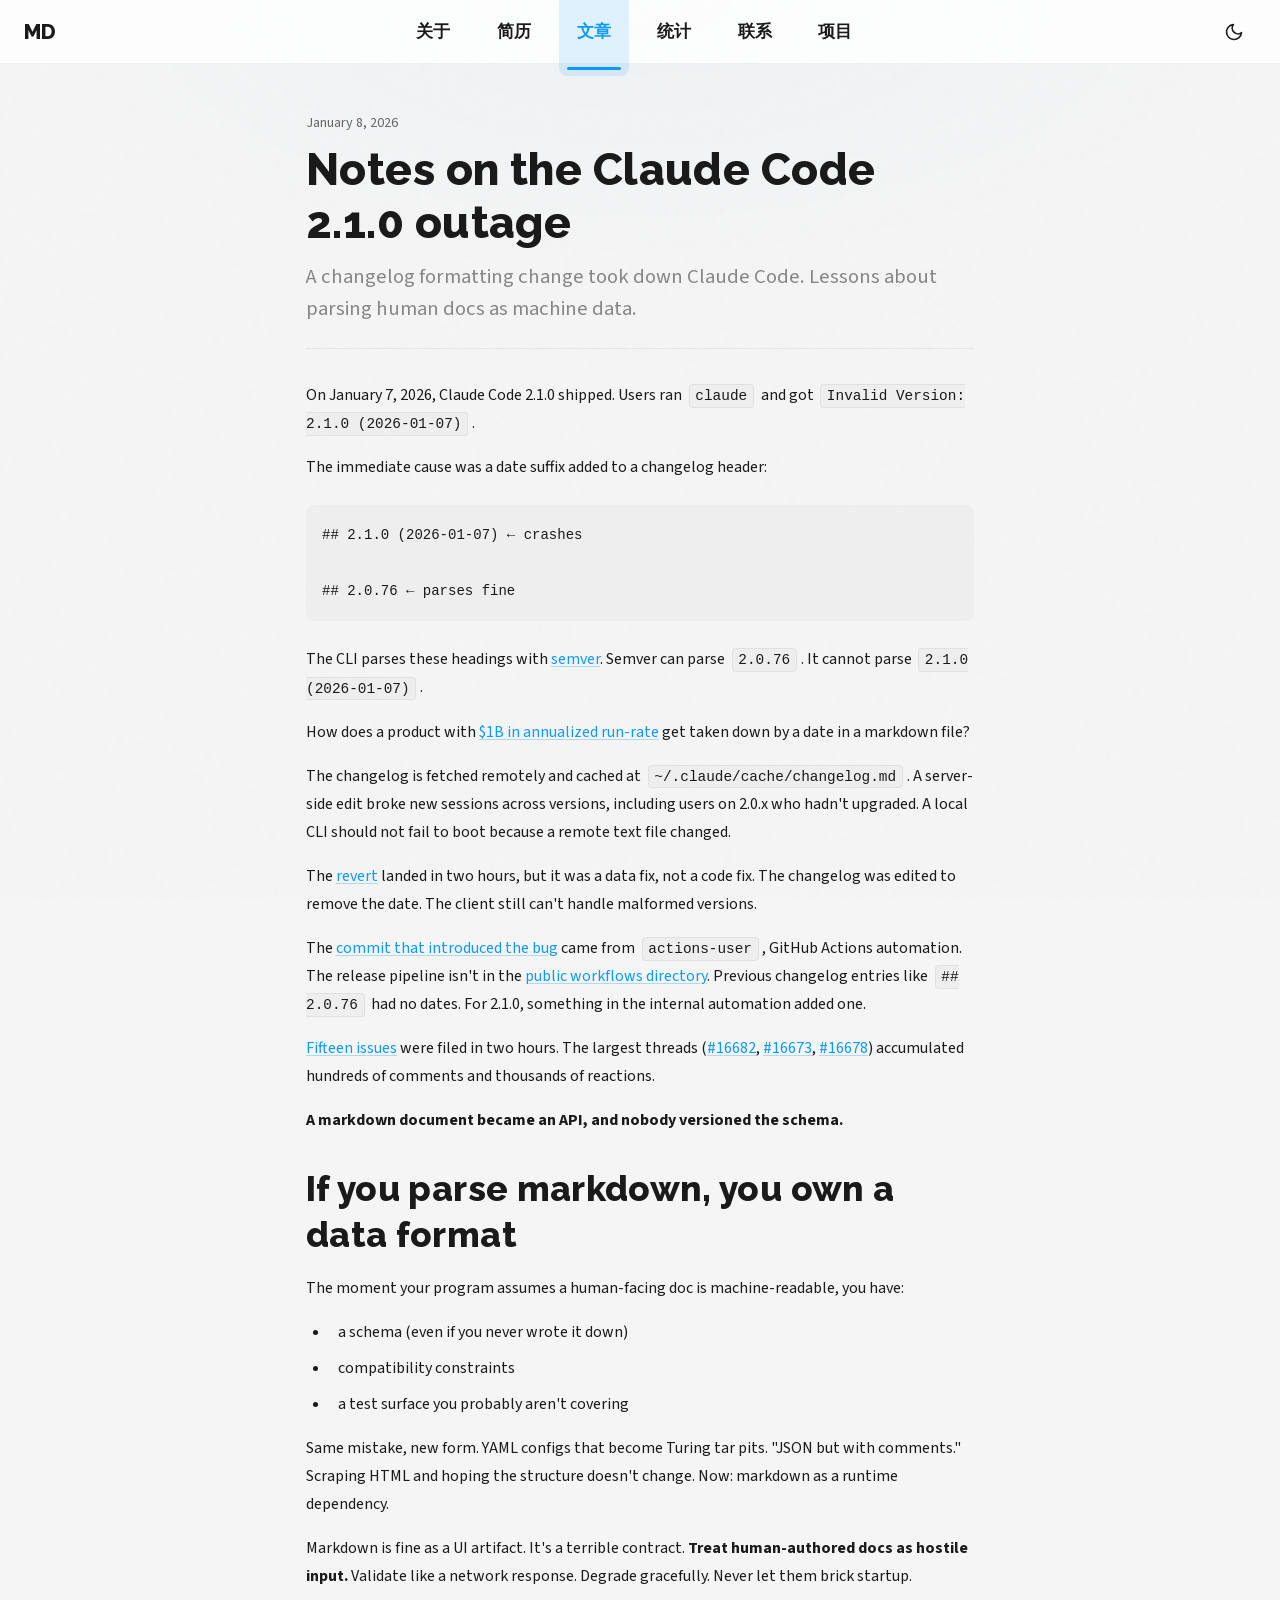
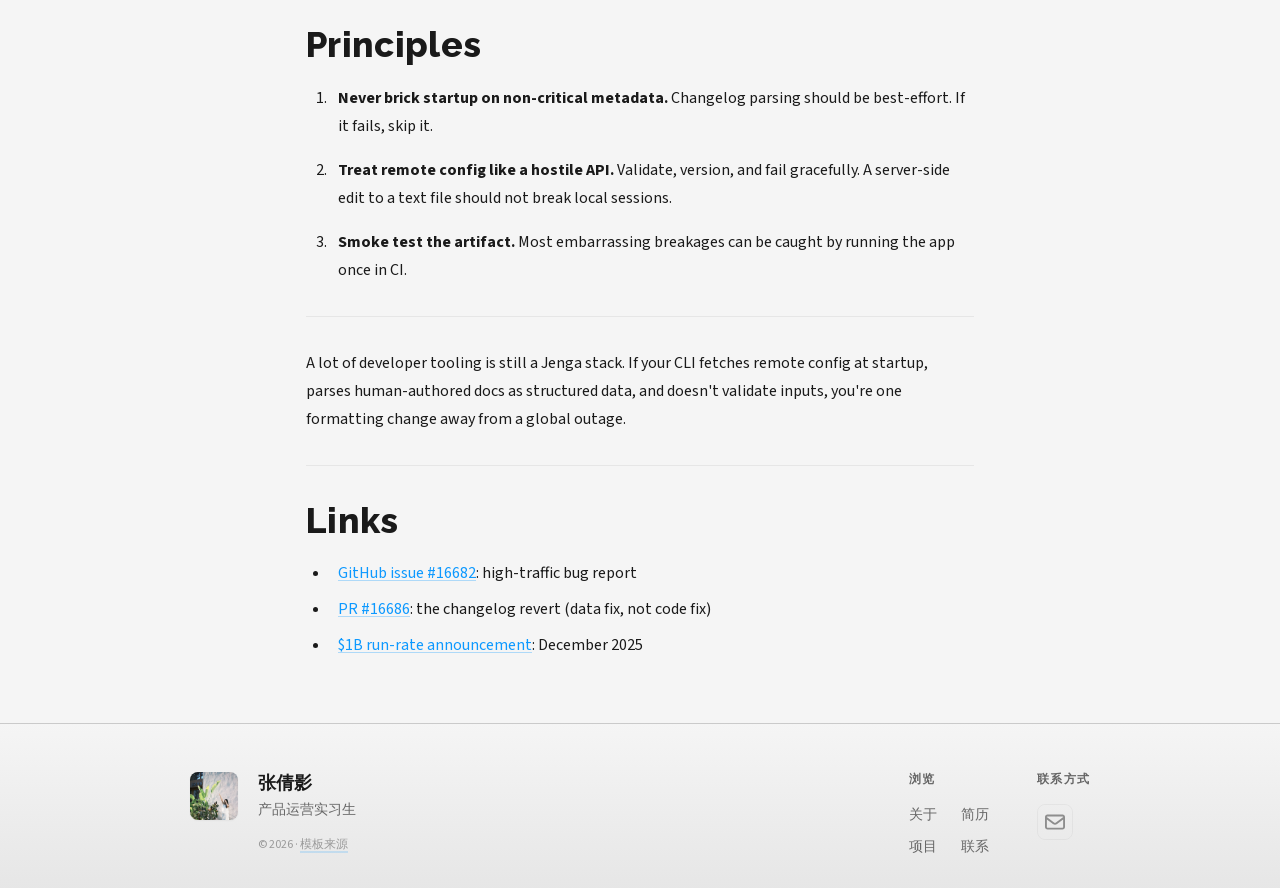
<file: writing/claude-code-outage/index.html>
<!DOCTYPE html><!--EH5hfFubOTfuYgAp0MLqk--><html lang="en" class="source_sans_3_b4b8baf9-module__d0kohG__variable raleway_3c2bfd15-module__T0_MJG__variable"><head><meta charSet="utf-8"/><meta name="viewport" content="width=device-width, initial-scale=1"/><link rel="preload" href="/_next/static/media/47df9ba1c7236d3b-s.p.7bbb93ea.woff2" as="font" crossorigin="" type="font/woff2"/><link rel="preload" href="/_next/static/media/c825fd02acae0153-s.p.1692d83b.woff2" as="font" crossorigin="" type="font/woff2"/><link rel="stylesheet" href="/_next/static/chunks/00f484feee1a6010.css" data-precedence="next"/><link rel="preload" as="script" fetchPriority="low" href="/_next/static/chunks/55fff0aad5fc101e.js"/><script src="/_next/static/chunks/aa738914f7a2fc1d.js" async=""></script><script src="/_next/static/chunks/ae2a127822adcdc1.js" async=""></script><script src="/_next/static/chunks/c3f46326fa651de2.js" async=""></script><script src="/_next/static/chunks/turbopack-a39da94efcc15593.js" async=""></script><script src="/_next/static/chunks/a5694de5572f6771.js" async=""></script><script src="/_next/static/chunks/fd83b9409e91cd68.js" async=""></script><script src="/_next/static/chunks/61aaecc94655ba98.js" async=""></script><script src="/_next/static/chunks/882123ad6db0c8c2.js" async=""></script><meta name="next-size-adjust" content=""/><title>Notes on the Claude Code 2.1.0 outage | 张倩影</title><meta name="description" content="A changelog formatting change took down Claude Code. Lessons about parsing human docs as machine data."/><meta name="author" content="张倩影"/><meta name="keywords" content="张倩影,产品运营,内容运营,策略运营,互联网运营,设计"/><meta name="creator" content="张倩影"/><meta name="robots" content="index, follow"/><meta name="googlebot" content="index, follow, max-video-preview:-1, max-image-preview:large, max-snippet:-1"/><meta property="og:title" content="Notes on the Claude Code 2.1.0 outage"/><meta property="og:description" content="A changelog formatting change took down Claude Code. Lessons about parsing human docs as machine data."/><meta property="og:url" content="https://rico-zhangqy.github.io/writing/claude-code-outage/"/><meta property="og:type" content="article"/><meta property="article:published_time" content="2026-01-08"/><meta property="article:author" content="张倩影"/><meta name="twitter:card" content="summary_large_image"/><meta name="twitter:title" content="Notes on the Claude Code 2.1.0 outage"/><meta name="twitter:description" content="A changelog formatting change took down Claude Code. Lessons about parsing human docs as machine data."/><link rel="icon" href="/favicon.ico?favicon.1e9db811.ico" sizes="32x32" type="image/x-icon"/><script>(self.__next_s=self.__next_s||[]).push([0,{"children":"(function(){try{var t=localStorage.getItem('theme');if(t==='dark'||t==='light'){document.documentElement.setAttribute('data-theme',t)}else if(window.matchMedia('(prefers-color-scheme:dark)').matches){document.documentElement.setAttribute('data-theme','dark')}else{document.documentElement.setAttribute('data-theme','light')}}catch(e){}})();","id":"theme-init"}])</script><script src="/_next/static/chunks/a6dad97d9634a72d.js" noModule=""></script></head><body><div hidden=""><!--$--><!--/$--></div><div class="site-wrapper"><header class="site-header"><a class="site-logo" href="/"><span class="logo-text">MD</span></a><nav class="nav-links"><a class="nav-link " href="/about/">关于</a><a class="nav-link " href="/resume/">简历</a><a class="nav-link active" aria-current="page" href="/writing/">文章</a><a class="nav-link " href="/stats/">统计</a><a class="nav-link " href="/contact/">联系</a><a class="nav-link " href="/projects/">项目</a></nav><div class="nav-actions"><div class="theme-toggle-placeholder"></div><div class="hamburger-container"><nav class="main" id="hamburger-nav"><ul><li class="menu"><button type="button" class="hamburger-button" aria-label="Open navigation menu" aria-expanded="false" aria-controls="mobile-nav-menu"><span class="hamburger-icon"><span></span><span></span><span></span></span></button></li></ul></nav></div></div></header><div class="page-container"><main class="page-main"><script type="application/ld+json">{"@context":"https://schema.org","@type":"BlogPosting","headline":"Notes on the Claude Code 2.1.0 outage","description":"A changelog formatting change took down Claude Code. Lessons about parsing human docs as machine data.","image":"https://rico-zhangqy.github.io/images/me.jpg","datePublished":"2026-01-08","dateModified":"2026-01-08","url":"https://rico-zhangqy.github.io/writing/claude-code-outage","author":{"@type":"Person","name":"张倩影","url":"https://rico-zhangqy.github.io"},"publisher":{"@type":"Person","name":"张倩影","url":"https://rico-zhangqy.github.io","logo":{"@type":"ImageObject","url":"https://rico-zhangqy.github.io/images/me.jpg"}},"mainEntityOfPage":{"@type":"WebPage","@id":"https://rico-zhangqy.github.io/writing/claude-code-outage"}}</script><article class="post-page"><header class="post-header"><time class="post-date" dateTime="2026-01-08">January 8, 2026</time><h1 class="post-title">Notes on the Claude Code 2.1.0 outage</h1><p class="post-description">A changelog formatting change took down Claude Code. Lessons about parsing human docs as machine data.</p></header><div class="post-content prose"><div><p>On January 7, 2026, Claude Code 2.1.0 shipped. Users ran <code>claude</code> and got <code>Invalid Version: 2.1.0 (2026-01-07)</code>.</p><p>The immediate cause was a date suffix added to a changelog header:</p><pre><code class="language-markdown lang-markdown">## 2.1.0 (2026-01-07) ← crashes

## 2.0.76 ← parses fine</code></pre><p>The CLI parses these headings with <a href="https://github.com/npm/node-semver">semver</a>. Semver can parse <code>2.0.76</code>. It cannot parse <code>2.1.0 (2026-01-07)</code>.</p><p>How does a product with <a href="https://www.anthropic.com/news/anthropic-acquires-bun-as-claude-code-reaches-usd1b-milestone">$1B in annualized run-rate</a> get taken down by a date in a markdown file?</p><p>The changelog is fetched remotely and cached at <code>~/.claude/cache/changelog.md</code>. A server-side edit broke new sessions across versions, including users on 2.0.x who hadn&#x27;t upgraded. A local CLI should not fail to boot because a remote text file changed.</p><p>The <a href="https://github.com/anthropics/claude-code/pull/16686">revert</a> landed in two hours, but it was a data fix, not a code fix. The changelog was edited to remove the date. The client still can&#x27;t handle malformed versions.</p><p>The <a href="https://github.com/anthropics/claude-code/commit/870624fc1581a70590e382f263e2972b3f1e56f5">commit that introduced the bug</a> came from <code>actions-user</code>, GitHub Actions automation. The release pipeline isn&#x27;t in the <a href="https://github.com/anthropics/claude-code/tree/main/.github/workflows">public workflows directory</a>. Previous changelog entries like <code>## 2.0.76</code> had no dates. For 2.1.0, something in the internal automation added one.</p><p><a href="https://github.com/anthropics/claude-code/issues?q=is%3Aissue+Invalid+Version+2.1.0">Fifteen issues</a> were filed in two hours. The largest threads (<a href="https://github.com/anthropics/claude-code/issues/16682">#16682</a>, <a href="https://github.com/anthropics/claude-code/issues/16673">#16673</a>, <a href="https://github.com/anthropics/claude-code/issues/16678">#16678</a>) accumulated hundreds of comments and thousands of reactions.</p><p><strong>A markdown document became an API, and nobody versioned the schema.</strong></p><h2 id="if-you-parse-markdown-you-own-a-data-format">If you parse markdown, you own a data format</h2><p>The moment your program assumes a human-facing doc is machine-readable, you have:</p><ul><li>a schema (even if you never wrote it down)</li><li>compatibility constraints</li><li>a test surface you probably aren&#x27;t covering</li></ul><p>Same mistake, new form. YAML configs that become Turing tar pits. &quot;JSON but with comments.&quot; Scraping HTML and hoping the structure doesn&#x27;t change. Now: markdown as a runtime dependency.</p><p>Markdown is fine as a UI artifact. It&#x27;s a terrible contract. <strong>Treat human-authored docs as hostile input.</strong> Validate like a network response. Degrade gracefully. Never let them brick startup.</p><h2 id="principles">Principles</h2><ol start="1"><li><p><strong>Never brick startup on non-critical metadata.</strong> Changelog parsing should be best-effort. If it fails, skip it.</p></li><li><p><strong>Treat remote config like a hostile API.</strong> Validate, version, and fail gracefully. A server-side edit to a text file should not break local sessions.</p></li><li><p><strong>Smoke test the artifact.</strong> Most embarrassing breakages can be caught by running the app once in CI.</p></li></ol><hr/><p>A lot of developer tooling is still a Jenga stack. If your CLI fetches remote config at startup, parses human-authored docs as structured data, and doesn&#x27;t validate inputs, you&#x27;re one formatting change away from a global outage.</p><hr/><h2 id="links">Links</h2><ul><li><a href="https://github.com/anthropics/claude-code/issues/16682">GitHub issue #16682</a>: high-traffic bug report</li><li><a href="https://github.com/anthropics/claude-code/pull/16686">PR #16686</a>: the changelog revert (data fix, not code fix)</li><li><a href="https://www.anthropic.com/news/anthropic-acquires-bun-as-claude-code-reaches-usd1b-milestone">$1B run-rate announcement</a>: December 2025</li></ul></div></div></article></main><footer class="site-footer-new"><div class="footer-content"><div class="footer-identity"><a class="footer-avatar" href="/"><span class="theme-portrait "><img src="/images/me-light.jpg" alt="Michael D&#x27;Angelo" width="80" height="80" loading="lazy" decoding="async" class="theme-portrait-light"/><img src="/images/me-dark.jpg" alt="Michael D&#x27;Angelo" width="80" height="80" loading="lazy" decoding="async" class="theme-portrait-dark" aria-hidden="true"/></span></a><div class="footer-info"><h3>张倩影</h3><p class="footer-role">产品运营实习生</p><p class="footer-copyright">© <!-- -->2026<!-- --> ·<!-- --> <a href="https://github.com/mldangelo/personal-site" target="_blank" rel="noopener noreferrer">模板来源</a></p></div></div><div class="footer-right"><nav class="footer-links" aria-labelledby="footer-links-heading"><h4 id="footer-links-heading" class="footer-links-label">浏览</h4><div class="footer-links-grid"><a href="/about/">关于</a><a href="/resume/">简历</a><a href="/projects/">项目</a><a href="/contact/">联系</a></div></nav><div class="footer-social" aria-labelledby="footer-social-heading"><h4 id="footer-social-heading" class="footer-social-label">联系方式</h4><ul class="icons"><li><a href="mailto:1641753761@qq.com" aria-label="邮箱 (opens in new tab)" target="_blank" rel="noopener noreferrer"><svg data-prefix="far" data-icon="envelope" class="svg-inline--fa fa-envelope size-5" role="img" viewBox="0 0 512 512" aria-hidden="true"><path fill="currentColor" d="M61.4 64C27.5 64 0 91.5 0 125.4 0 126.3 0 127.1 .1 128L0 128 0 384c0 35.3 28.7 64 64 64l384 0c35.3 0 64-28.7 64-64l0-256-.1 0c0-.9 .1-1.7 .1-2.6 0-33.9-27.5-61.4-61.4-61.4L61.4 64zM464 192.3L464 384c0 8.8-7.2 16-16 16L64 400c-8.8 0-16-7.2-16-16l0-191.7 154.8 117.4c31.4 23.9 74.9 23.9 106.4 0L464 192.3zM48 125.4C48 118 54 112 61.4 112l389.2 0c7.4 0 13.4 6 13.4 13.4 0 4.2-2 8.2-5.3 10.7L280.2 271.5c-14.3 10.8-34.1 10.8-48.4 0L53.3 136.1c-3.3-2.5-5.3-6.5-5.3-10.7z"></path></svg></a></li></ul></div></div></div></footer></div><!--$--><!--/$--></div><script src="/_next/static/chunks/55fff0aad5fc101e.js" id="_R_" async=""></script><script>(self.__next_f=self.__next_f||[]).push([0])</script><script>self.__next_f.push([1,"1:\"$Sreact.fragment\"\n2:I[75528,[\"/_next/static/chunks/a5694de5572f6771.js\"],\"\"]\n3:I[54511,[\"/_next/static/chunks/a5694de5572f6771.js\"],\"default\"]\n4:I[3586,[\"/_next/static/chunks/a5694de5572f6771.js\"],\"default\"]\n5:I[40456,[\"/_next/static/chunks/fd83b9409e91cd68.js\",\"/_next/static/chunks/61aaecc94655ba98.js\"],\"default\"]\n6:I[64934,[\"/_next/static/chunks/fd83b9409e91cd68.js\",\"/_next/static/chunks/61aaecc94655ba98.js\"],\"default\"]\n7:I[59599,[\"/_next/static/chunks/a5694de5572f6771.js\",\"/_next/static/chunks/882123ad6db0c8c2.js\"],\"\"]\n9:I[93151,[\"/_next/static/chunks/fd83b9409e91cd68.js\",\"/_next/static/chunks/61aaecc94655ba98.js\"],\"OutletBoundary\"]\na:\"$Sreact.suspense\"\nc:I[93151,[\"/_next/static/chunks/fd83b9409e91cd68.js\",\"/_next/static/chunks/61aaecc94655ba98.js\"],\"ViewportBoundary\"]\ne:I[93151,[\"/_next/static/chunks/fd83b9409e91cd68.js\",\"/_next/static/chunks/61aaecc94655ba98.js\"],\"MetadataBoundary\"]\n10:I[50256,[],\"default\"]\n:HL[\"/_next/static/chunks/00f484feee1a6010.css\",\"style\"]\n:HL[\"/_next/static/media/47df9ba1c7236d3b-s.p.7bbb93ea.woff2\",\"font\",{\"crossOrigin\":\"\",\"type\":\"font/woff2\"}]\n:HL[\"/_next/static/media/c825fd02acae0153-s.p.1692d83b.woff2\",\"font\",{\"crossOrigin\":\"\",\"type\":\"font/woff2\"}]\n"])</script><script>self.__next_f.push([1,"0:{\"P\":null,\"b\":\"EH5hfFubOTfuYgAp0MLqk\",\"c\":[\"\",\"writing\",\"claude-code-outage\",\"\"],\"q\":\"\",\"i\":false,\"f\":[[[\"\",{\"children\":[\"writing\",{\"children\":[[\"slug\",\"claude-code-outage\",\"d\"],{\"children\":[\"__PAGE__\",{}]}]}]},\"$undefined\",\"$undefined\",true],[[\"$\",\"$1\",\"c\",{\"children\":[[[\"$\",\"link\",\"0\",{\"rel\":\"stylesheet\",\"href\":\"/_next/static/chunks/00f484feee1a6010.css\",\"precedence\":\"next\",\"crossOrigin\":\"$undefined\",\"nonce\":\"$undefined\"}],[\"$\",\"script\",\"script-0\",{\"src\":\"/_next/static/chunks/a5694de5572f6771.js\",\"async\":true,\"nonce\":\"$undefined\"}]],[\"$\",\"html\",null,{\"lang\":\"en\",\"className\":\"source_sans_3_b4b8baf9-module__d0kohG__variable raleway_3c2bfd15-module__T0_MJG__variable\",\"suppressHydrationWarning\":true,\"children\":[[\"$\",\"head\",null,{\"children\":[\"$\",\"$L2\",null,{\"id\":\"theme-init\",\"strategy\":\"beforeInteractive\",\"children\":\"(function(){try{var t=localStorage.getItem('theme');if(t==='dark'||t==='light'){document.documentElement.setAttribute('data-theme',t)}else if(window.matchMedia('(prefers-color-scheme:dark)').matches){document.documentElement.setAttribute('data-theme','dark')}else{document.documentElement.setAttribute('data-theme','light')}}catch(e){}})();\"}]}],[\"$\",\"body\",null,{\"children\":[[\"$\",\"$L3\",null,{}],[\"$\",\"div\",null,{\"className\":\"site-wrapper\",\"children\":[[\"$\",\"$L4\",null,{}],[\"$\",\"$L5\",null,{\"parallelRouterKey\":\"children\",\"error\":\"$undefined\",\"errorStyles\":\"$undefined\",\"errorScripts\":\"$undefined\",\"template\":[\"$\",\"$L6\",null,{}],\"templateStyles\":\"$undefined\",\"templateScripts\":\"$undefined\",\"notFound\":[[\"$\",\"main\",null,{\"className\":\"not-found-page\",\"children\":[\"$\",\"div\",null,{\"className\":\"not-found-content\",\"children\":[[\"$\",\"span\",null,{\"className\":\"not-found-code\",\"children\":\"404\"}],[\"$\",\"h1\",null,{\"className\":\"not-found-title\",\"children\":\"Page Not Found\"}],[\"$\",\"p\",null,{\"className\":\"not-found-message\",\"children\":\"The page you're looking for doesn't exist or has been moved.\"}],[\"$\",\"div\",null,{\"className\":\"not-found-actions\",\"children\":[[\"$\",\"$L7\",null,{\"href\":\"/\",\"className\":\"not-found-button\",\"children\":\"Go Home\"}],[\"$\",\"$L7\",null,{\"href\":\"/contact\",\"className\":\"not-found-link\",\"children\":\"Contact Me\"}]]}]]}]}],[]],\"forbidden\":\"$undefined\",\"unauthorized\":\"$undefined\"}]]}],null]}]]}]]}],{\"children\":[[\"$\",\"$1\",\"c\",{\"children\":[null,[\"$\",\"$L5\",null,{\"parallelRouterKey\":\"children\",\"error\":\"$undefined\",\"errorStyles\":\"$undefined\",\"errorScripts\":\"$undefined\",\"template\":[\"$\",\"$L6\",null,{}],\"templateStyles\":\"$undefined\",\"templateScripts\":\"$undefined\",\"notFound\":\"$undefined\",\"forbidden\":\"$undefined\",\"unauthorized\":\"$undefined\"}]]}],{\"children\":[[\"$\",\"$1\",\"c\",{\"children\":[null,[\"$\",\"$L5\",null,{\"parallelRouterKey\":\"children\",\"error\":\"$undefined\",\"errorStyles\":\"$undefined\",\"errorScripts\":\"$undefined\",\"template\":[\"$\",\"$L6\",null,{}],\"templateStyles\":\"$undefined\",\"templateScripts\":\"$undefined\",\"notFound\":\"$undefined\",\"forbidden\":\"$undefined\",\"unauthorized\":\"$undefined\"}]]}],{\"children\":[[\"$\",\"$1\",\"c\",{\"children\":[\"$L8\",[[\"$\",\"script\",\"script-0\",{\"src\":\"/_next/static/chunks/882123ad6db0c8c2.js\",\"async\":true,\"nonce\":\"$undefined\"}]],[\"$\",\"$L9\",null,{\"children\":[\"$\",\"$a\",null,{\"name\":\"Next.MetadataOutlet\",\"children\":\"$@b\"}]}]]}],{},null,false,false]},null,false,false]},null,false,false]},null,false,false],[\"$\",\"$1\",\"h\",{\"children\":[null,[\"$\",\"$Lc\",null,{\"children\":\"$Ld\"}],[\"$\",\"div\",null,{\"hidden\":true,\"children\":[\"$\",\"$Le\",null,{\"children\":[\"$\",\"$a\",null,{\"name\":\"Next.Metadata\",\"children\":\"$Lf\"}]}]}],[\"$\",\"meta\",null,{\"name\":\"next-size-adjust\",\"content\":\"\"}]]}],false]],\"m\":\"$undefined\",\"G\":[\"$10\",[]],\"S\":true}\n"])</script><script>self.__next_f.push([1,"8:[\"$\",\"div\",null,{\"className\":\"page-container\",\"children\":[[\"$\",\"main\",null,{\"className\":\"page-main\",\"children\":[[\"$\",\"script\",null,{\"type\":\"application/ld+json\",\"dangerouslySetInnerHTML\":{\"__html\":\"{\\\"@context\\\":\\\"https://schema.org\\\",\\\"@type\\\":\\\"BlogPosting\\\",\\\"headline\\\":\\\"Notes on the Claude Code 2.1.0 outage\\\",\\\"description\\\":\\\"A changelog formatting change took down Claude Code. Lessons about parsing human docs as machine data.\\\",\\\"image\\\":\\\"https://rico-zhangqy.github.io/images/me.jpg\\\",\\\"datePublished\\\":\\\"2026-01-08\\\",\\\"dateModified\\\":\\\"2026-01-08\\\",\\\"url\\\":\\\"https://rico-zhangqy.github.io/writing/claude-code-outage\\\",\\\"author\\\":{\\\"@type\\\":\\\"Person\\\",\\\"name\\\":\\\"张倩影\\\",\\\"url\\\":\\\"https://rico-zhangqy.github.io\\\"},\\\"publisher\\\":{\\\"@type\\\":\\\"Person\\\",\\\"name\\\":\\\"张倩影\\\",\\\"url\\\":\\\"https://rico-zhangqy.github.io\\\",\\\"logo\\\":{\\\"@type\\\":\\\"ImageObject\\\",\\\"url\\\":\\\"https://rico-zhangqy.github.io/images/me.jpg\\\"}},\\\"mainEntityOfPage\\\":{\\\"@type\\\":\\\"WebPage\\\",\\\"@id\\\":\\\"https://rico-zhangqy.github.io/writing/claude-code-outage\\\"}}\"}}],[\"$\",\"article\",null,{\"className\":\"post-page\",\"children\":[[\"$\",\"header\",null,{\"className\":\"post-header\",\"children\":[[\"$\",\"time\",null,{\"className\":\"post-date\",\"dateTime\":\"2026-01-08\",\"children\":\"January 8, 2026\"}],[\"$\",\"h1\",null,{\"className\":\"post-title\",\"children\":\"Notes on the Claude Code 2.1.0 outage\"}],[\"$\",\"p\",null,{\"className\":\"post-description\",\"children\":\"A changelog formatting change took down Claude Code. Lessons about parsing human docs as machine data.\"}]]}],[\"$\",\"div\",null,{\"className\":\"post-content prose\",\"children\":[[\"$\",\"div\",\"outer\",{\"children\":[[\"$\",\"p\",\"0\",{\"className\":\"$undefined\",\"children\":[\"On January 7, 2026, Claude Code 2.1.0 shipped. Users ran \",[\"$\",\"code\",\"1\",{\"className\":\"$undefined\",\"children\":\"claude\"}],\" and got \",[\"$\",\"code\",\"3\",{\"className\":\"$undefined\",\"children\":\"Invalid Version: 2.1.0 (2026-01-07)\"}],\".\"]}],[\"$\",\"p\",\"1\",{\"className\":\"$undefined\",\"children\":[\"The immediate cause was a date suffix added to a changelog header:\"]}],[\"$\",\"pre\",\"2\",{\"className\":\"$undefined\",\"children\":[\"$\",\"code\",null,{\"className\":\"language-markdown lang-markdown\",\"children\":\"## 2.1.0 (2026-01-07) ← crashes\\n\\n## 2.0.76 ← parses fine\"}]}],[\"$\",\"p\",\"3\",{\"className\":\"$undefined\",\"children\":[\"The CLI parses these headings with \",[\"$\",\"a\",\"1\",{\"href\":\"https://github.com/npm/node-semver\",\"className\":\"$undefined\",\"children\":[\"semver\"]}],\". Semver can parse \",[\"$\",\"code\",\"3\",{\"className\":\"$undefined\",\"children\":\"2.0.76\"}],\". It cannot parse \",[\"$\",\"code\",\"5\",{\"className\":\"$undefined\",\"children\":\"2.1.0 (2026-01-07)\"}],\".\"]}],[\"$\",\"p\",\"4\",{\"className\":\"$undefined\",\"children\":[\"How does a product with \",[\"$\",\"a\",\"1\",{\"href\":\"https://www.anthropic.com/news/anthropic-acquires-bun-as-claude-code-reaches-usd1b-milestone\",\"className\":\"$undefined\",\"children\":[\"$$1B in annualized run-rate\"]}],\" get taken down by a date in a markdown file?\"]}],[\"$\",\"p\",\"5\",{\"className\":\"$undefined\",\"children\":[\"The changelog is fetched remotely and cached at \",[\"$\",\"code\",\"1\",{\"className\":\"$undefined\",\"children\":\"~/.claude/cache/changelog.md\"}],\". A server-side edit broke new sessions across versions, including users on 2.0.x who hadn't upgraded. A local CLI should not fail to boot because a remote text file changed.\"]}],[\"$\",\"p\",\"6\",{\"className\":\"$undefined\",\"children\":[\"The \",[\"$\",\"a\",\"1\",{\"href\":\"https://github.com/anthropics/claude-code/pull/16686\",\"className\":\"$undefined\",\"children\":[\"revert\"]}],\" landed in two hours, but it was a data fix, not a code fix. The changelog was edited to remove the date. The client still can't handle malformed versions.\"]}],[\"$\",\"p\",\"7\",{\"className\":\"$undefined\",\"children\":[\"The \",[\"$\",\"a\",\"1\",{\"href\":\"https://github.com/anthropics/claude-code/commit/870624fc1581a70590e382f263e2972b3f1e56f5\",\"className\":\"$undefined\",\"children\":[\"commit that introduced the bug\"]}],\" came from \",[\"$\",\"code\",\"3\",{\"className\":\"$undefined\",\"children\":\"actions-user\"}],\", GitHub Actions automation. The release pipeline isn't in the \",[\"$\",\"a\",\"5\",{\"href\":\"https://github.com/anthropics/claude-code/tree/main/.github/workflows\",\"className\":\"$undefined\",\"children\":[\"public workflows directory\"]}],\". Previous changelog entries like \",\"$L11\",\" had no dates. For 2.1.0, something in the internal automation added one.\"]}],\"$L12\",\"$L13\",\"$L14\",\"$L15\",\"$L16\",\"$L17\",\"$L18\",\"$L19\",\"$L1a\",\"$L1b\",\"$L1c\",\"$L1d\",\"$L1e\",\"$L1f\"]}]]}]]}]]}],\"$L20\"]}]\n"])</script><script>self.__next_f.push([1,"11:[\"$\",\"code\",\"7\",{\"className\":\"$undefined\",\"children\":\"## 2.0.76\"}]\n12:[\"$\",\"p\",\"8\",{\"className\":\"$undefined\",\"children\":[[\"$\",\"a\",\"0\",{\"href\":\"https://github.com/anthropics/claude-code/issues?q=is%3Aissue+Invalid+Version+2.1.0\",\"className\":\"$undefined\",\"children\":[\"Fifteen issues\"]}],\" were filed in two hours. The largest threads (\",[\"$\",\"a\",\"2\",{\"href\":\"https://github.com/anthropics/claude-code/issues/16682\",\"className\":\"$undefined\",\"children\":[\"#16682\"]}],\", \",[\"$\",\"a\",\"4\",{\"href\":\"https://github.com/anthropics/claude-code/issues/16673\",\"className\":\"$undefined\",\"children\":[\"#16673\"]}],\", \",[\"$\",\"a\",\"6\",{\"href\":\"https://github.com/anthropics/claude-code/issues/16678\",\"className\":\"$undefined\",\"children\":[\"#16678\"]}],\") accumulated hundreds of comments and thousands of reactions.\"]}]\n13:[\"$\",\"p\",\"9\",{\"className\":\"$undefined\",\"children\":[[\"$\",\"strong\",\"0\",{\"className\":\"$undefined\",\"children\":[\"A markdown document became an API, and nobody versioned the schema.\"]}]]}]\n14:[\"$\",\"h2\",\"10\",{\"id\":\"if-you-parse-markdown-you-own-a-data-format\",\"className\":\"$undefined\",\"children\":[\"If you parse markdown, you own a data format\"]}]\n15:[\"$\",\"p\",\"11\",{\"className\":\"$undefined\",\"children\":[\"The moment your program assumes a human-facing doc is machine-readable, you have:\"]}]\n16:[\"$\",\"ul\",\"12\",{\"start\":\"$undefined\",\"className\":\"$undefined\",\"children\":[[\"$\",\"li\",\"0\",{\"className\":\"$undefined\",\"children\":[\"a schema (even if you never wrote it down)\"]}],[\"$\",\"li\",\"1\",{\"className\":\"$undefined\",\"children\":[\"compatibility constraints\"]}],[\"$\",\"li\",\"2\",{\"className\":\"$undefined\",\"children\":[\"a test surface you probably aren't covering\"]}]]}]\n17:[\"$\",\"p\",\"13\",{\"className\":\"$undefined\",\"children\":[\"Same mistake, new form. YAML configs that become Turing tar pits. \\\"JSON but with comments.\\\" Scraping HTML and hoping the structure doesn't change. Now: markdown as a runtime dependency.\"]}]\n18:[\"$\",\"p\",\"14\",{\"className\":\"$undefined\",\"children\":[\"Markdown is fine as a UI artifact. It's a terrible contract. \",[\"$\",\"strong\",\"1\",{\"className\":\"$undefined\",\"children\":[\"Treat human-authored docs as hostile input.\"]}],\" Validate like a network response. Degrade gracefully. Never let them brick startup.\"]}]\n19:[\"$\",\"h2\",\"15\",{\"id\":\"principles\",\"className\":\"$undefined\",\"children\":[\"Principles\"]}]\n1a:[\"$\",\"ol\",\"16\",{\"start\":1,\"className\":\"$undefined\",\"children\":[[\"$\",\"li\",\"0\",{\"className\":\"$undefined\",\"children\":[[\"$\",\"p\",\"0\",{\"className\":\"$undefined\",\"children\":[[\"$\",\"strong\",\"0\",{\"className\":\"$undefined\",\"children\":[\"Never brick startup on non-critical metadata.\"]}],\" Changelog parsing should be best-effort. If it fails, skip it.\"]}]]}],[\"$\",\"li\",\"1\",{\"className\":\"$undefined\",\"children\":[[\"$\",\"p\",\"0\",{\"className\":\"$undefined\",\"children\":[[\"$\",\"strong\",\"0\",{\"className\":\"$undefined\",\"children\":[\"Treat remote config like a hostile API.\"]}],\" Validate, version, and fail gracefully. A server-side edit to a text file should not break local sessions.\"]}]]}],[\"$\",\"li\",\"2\",{\"className\":\"$undefined\",\"children\":[[\"$\",\"p\",\"0\",{\"className\":\"$undefined\",\"children\":[[\"$\",\"strong\",\"0\",{\"className\":\"$undefined\",\"children\":[\"Smoke test the artifact.\"]}],\" Most embarrassing breakages can be caught by running the app once in CI.\"]}]]}]]}]\n1b:[\"$\",\"hr\",\"17\",{\"className\":\"$undefined\"}]\n1c:[\"$\",\"p\",\"18\",{\"className\":\"$undefined\",\"children\":[\"A lot of developer tooling is still a Jenga stack. If your CLI fetches remote config at startup, parses human-authored docs as structured data, and doesn't validate inputs, you're one formatting change away from a global outage.\"]}]\n1d:[\"$\",\"hr\",\"19\",{\"className\":\"$undefined\"}]\n1e:[\"$\",\"h2\",\"20\",{\"id\":\"links\",\"className\":\"$undefined\",\"children\":[\"Links\"]}]\n1f:[\"$\",\"ul\",\"21\",{\"start\":\"$undefined\",\"className\":\"$undefined\",\"children\":[[\"$\",\"li\",\"0\",{\"className\":\"$undefined\",\"children\":[[\"$\",\"a\",\"0\",{\"href\":\"https://github.com/anthropics/claude-code/issues/16682\",\"className\":\"$undefined\",\"children\":[\"GitHub issue #16682\"]}],\": high-traffic bug report\"]}],[\"$\",\"li\",\"1\",{\"className\":\"$undefined\",\"children\":[[\"$\",\"a\",\"0\",{\"href\":\"https://github.com/an"])</script><script>self.__next_f.push([1,"thropics/claude-code/pull/16686\",\"className\":\"$undefined\",\"children\":[\"PR #16686\"]}],\": the changelog revert (data fix, not code fix)\"]}],[\"$\",\"li\",\"2\",{\"className\":\"$undefined\",\"children\":[[\"$\",\"a\",\"0\",{\"href\":\"https://www.anthropic.com/news/anthropic-acquires-bun-as-claude-code-reaches-usd1b-milestone\",\"className\":\"$undefined\",\"children\":[\"$$1B run-rate announcement\"]}],\": December 2025\"]}]]}]\n"])</script><script>self.__next_f.push([1,"20:[\"$\",\"footer\",null,{\"className\":\"site-footer-new\",\"children\":[\"$\",\"div\",null,{\"className\":\"footer-content\",\"children\":[[\"$\",\"div\",null,{\"className\":\"footer-identity\",\"children\":[[\"$\",\"$L7\",null,{\"href\":\"/\",\"className\":\"footer-avatar\",\"children\":[\"$\",\"span\",null,{\"className\":\"theme-portrait \",\"children\":[[\"$\",\"img\",null,{\"src\":\"/images/me-light.jpg\",\"alt\":\"Michael D'Angelo\",\"width\":80,\"height\":80,\"loading\":\"lazy\",\"decoding\":\"async\",\"className\":\"theme-portrait-light\"}],[\"$\",\"img\",null,{\"src\":\"/images/me-dark.jpg\",\"alt\":\"Michael D'Angelo\",\"width\":80,\"height\":80,\"loading\":\"lazy\",\"decoding\":\"async\",\"className\":\"theme-portrait-dark\",\"aria-hidden\":\"true\"}]]}]}],[\"$\",\"div\",null,{\"className\":\"footer-info\",\"children\":[[\"$\",\"h3\",null,{\"children\":\"张倩影\"}],[\"$\",\"p\",null,{\"className\":\"footer-role\",\"children\":\"产品运营实习生\"}],[\"$\",\"p\",null,{\"className\":\"footer-copyright\",\"children\":[\"© \",2026,\" ·\",\" \",[\"$\",\"a\",null,{\"href\":\"https://github.com/mldangelo/personal-site\",\"target\":\"_blank\",\"rel\":\"noopener noreferrer\",\"children\":\"模板来源\"}]]}]]}]]}],[\"$\",\"div\",null,{\"className\":\"footer-right\",\"children\":[[\"$\",\"nav\",null,{\"className\":\"footer-links\",\"aria-labelledby\":\"footer-links-heading\",\"children\":[[\"$\",\"h4\",null,{\"id\":\"footer-links-heading\",\"className\":\"footer-links-label\",\"children\":\"浏览\"}],[\"$\",\"div\",null,{\"className\":\"footer-links-grid\",\"children\":[[\"$\",\"$L7\",null,{\"href\":\"/about\",\"children\":\"关于\"}],[\"$\",\"$L7\",null,{\"href\":\"/resume\",\"children\":\"简历\"}],[\"$\",\"$L7\",null,{\"href\":\"/projects\",\"children\":\"项目\"}],[\"$\",\"$L7\",null,{\"href\":\"/contact\",\"children\":\"联系\"}]]}]]}],[\"$\",\"div\",null,{\"className\":\"footer-social\",\"aria-labelledby\":\"footer-social-heading\",\"children\":[[\"$\",\"h4\",null,{\"id\":\"footer-social-heading\",\"className\":\"footer-social-label\",\"children\":\"联系方式\"}],[\"$\",\"ul\",null,{\"className\":\"icons\",\"children\":[[\"$\",\"li\",\"邮箱\",{\"children\":[\"$\",\"a\",null,{\"href\":\"mailto:1641753761@qq.com\",\"aria-label\":\"邮箱 (opens in new tab)\",\"target\":\"_blank\",\"rel\":\"noopener noreferrer\",\"children\":[\"$\",\"svg\",null,{\"data-prefix\":\"far\",\"data-icon\":\"envelope\",\"className\":\"svg-inline--fa fa-envelope size-5\",\"role\":\"img\",\"viewBox\":\"0 0 512 512\",\"aria-hidden\":\"true\",\"ref\":\"$undefined\",\"children\":[\"$\",\"path\",null,{\"fill\":\"currentColor\",\"d\":\"M61.4 64C27.5 64 0 91.5 0 125.4 0 126.3 0 127.1 .1 128L0 128 0 384c0 35.3 28.7 64 64 64l384 0c35.3 0 64-28.7 64-64l0-256-.1 0c0-.9 .1-1.7 .1-2.6 0-33.9-27.5-61.4-61.4-61.4L61.4 64zM464 192.3L464 384c0 8.8-7.2 16-16 16L64 400c-8.8 0-16-7.2-16-16l0-191.7 154.8 117.4c31.4 23.9 74.9 23.9 106.4 0L464 192.3zM48 125.4C48 118 54 112 61.4 112l389.2 0c7.4 0 13.4 6 13.4 13.4 0 4.2-2 8.2-5.3 10.7L280.2 271.5c-14.3 10.8-34.1 10.8-48.4 0L53.3 136.1c-3.3-2.5-5.3-6.5-5.3-10.7z\"}]}]}]}]]}]]}]]}]]}]}]\n"])</script><script>self.__next_f.push([1,"d:[[\"$\",\"meta\",\"0\",{\"charSet\":\"utf-8\"}],[\"$\",\"meta\",\"1\",{\"name\":\"viewport\",\"content\":\"width=device-width, initial-scale=1\"}]]\n"])</script><script>self.__next_f.push([1,"21:I[82766,[\"/_next/static/chunks/fd83b9409e91cd68.js\",\"/_next/static/chunks/61aaecc94655ba98.js\"],\"IconMark\"]\nb:null\n"])</script><script>self.__next_f.push([1,"f:[[\"$\",\"title\",\"0\",{\"children\":\"Notes on the Claude Code 2.1.0 outage | 张倩影\"}],[\"$\",\"meta\",\"1\",{\"name\":\"description\",\"content\":\"A changelog formatting change took down Claude Code. Lessons about parsing human docs as machine data.\"}],[\"$\",\"meta\",\"2\",{\"name\":\"author\",\"content\":\"张倩影\"}],[\"$\",\"meta\",\"3\",{\"name\":\"keywords\",\"content\":\"张倩影,产品运营,内容运营,策略运营,互联网运营,设计\"}],[\"$\",\"meta\",\"4\",{\"name\":\"creator\",\"content\":\"张倩影\"}],[\"$\",\"meta\",\"5\",{\"name\":\"robots\",\"content\":\"index, follow\"}],[\"$\",\"meta\",\"6\",{\"name\":\"googlebot\",\"content\":\"index, follow, max-video-preview:-1, max-image-preview:large, max-snippet:-1\"}],[\"$\",\"meta\",\"7\",{\"property\":\"og:title\",\"content\":\"Notes on the Claude Code 2.1.0 outage\"}],[\"$\",\"meta\",\"8\",{\"property\":\"og:description\",\"content\":\"A changelog formatting change took down Claude Code. Lessons about parsing human docs as machine data.\"}],[\"$\",\"meta\",\"9\",{\"property\":\"og:url\",\"content\":\"https://rico-zhangqy.github.io/writing/claude-code-outage/\"}],[\"$\",\"meta\",\"10\",{\"property\":\"og:type\",\"content\":\"article\"}],[\"$\",\"meta\",\"11\",{\"property\":\"article:published_time\",\"content\":\"2026-01-08\"}],[\"$\",\"meta\",\"12\",{\"property\":\"article:author\",\"content\":\"张倩影\"}],[\"$\",\"meta\",\"13\",{\"name\":\"twitter:card\",\"content\":\"summary_large_image\"}],[\"$\",\"meta\",\"14\",{\"name\":\"twitter:title\",\"content\":\"Notes on the Claude Code 2.1.0 outage\"}],[\"$\",\"meta\",\"15\",{\"name\":\"twitter:description\",\"content\":\"A changelog formatting change took down Claude Code. Lessons about parsing human docs as machine data.\"}],[\"$\",\"link\",\"16\",{\"rel\":\"icon\",\"href\":\"/favicon.ico?favicon.1e9db811.ico\",\"sizes\":\"32x32\",\"type\":\"image/x-icon\"}],[\"$\",\"$L21\",\"17\",{}]]\n"])</script></body></html>
</file>
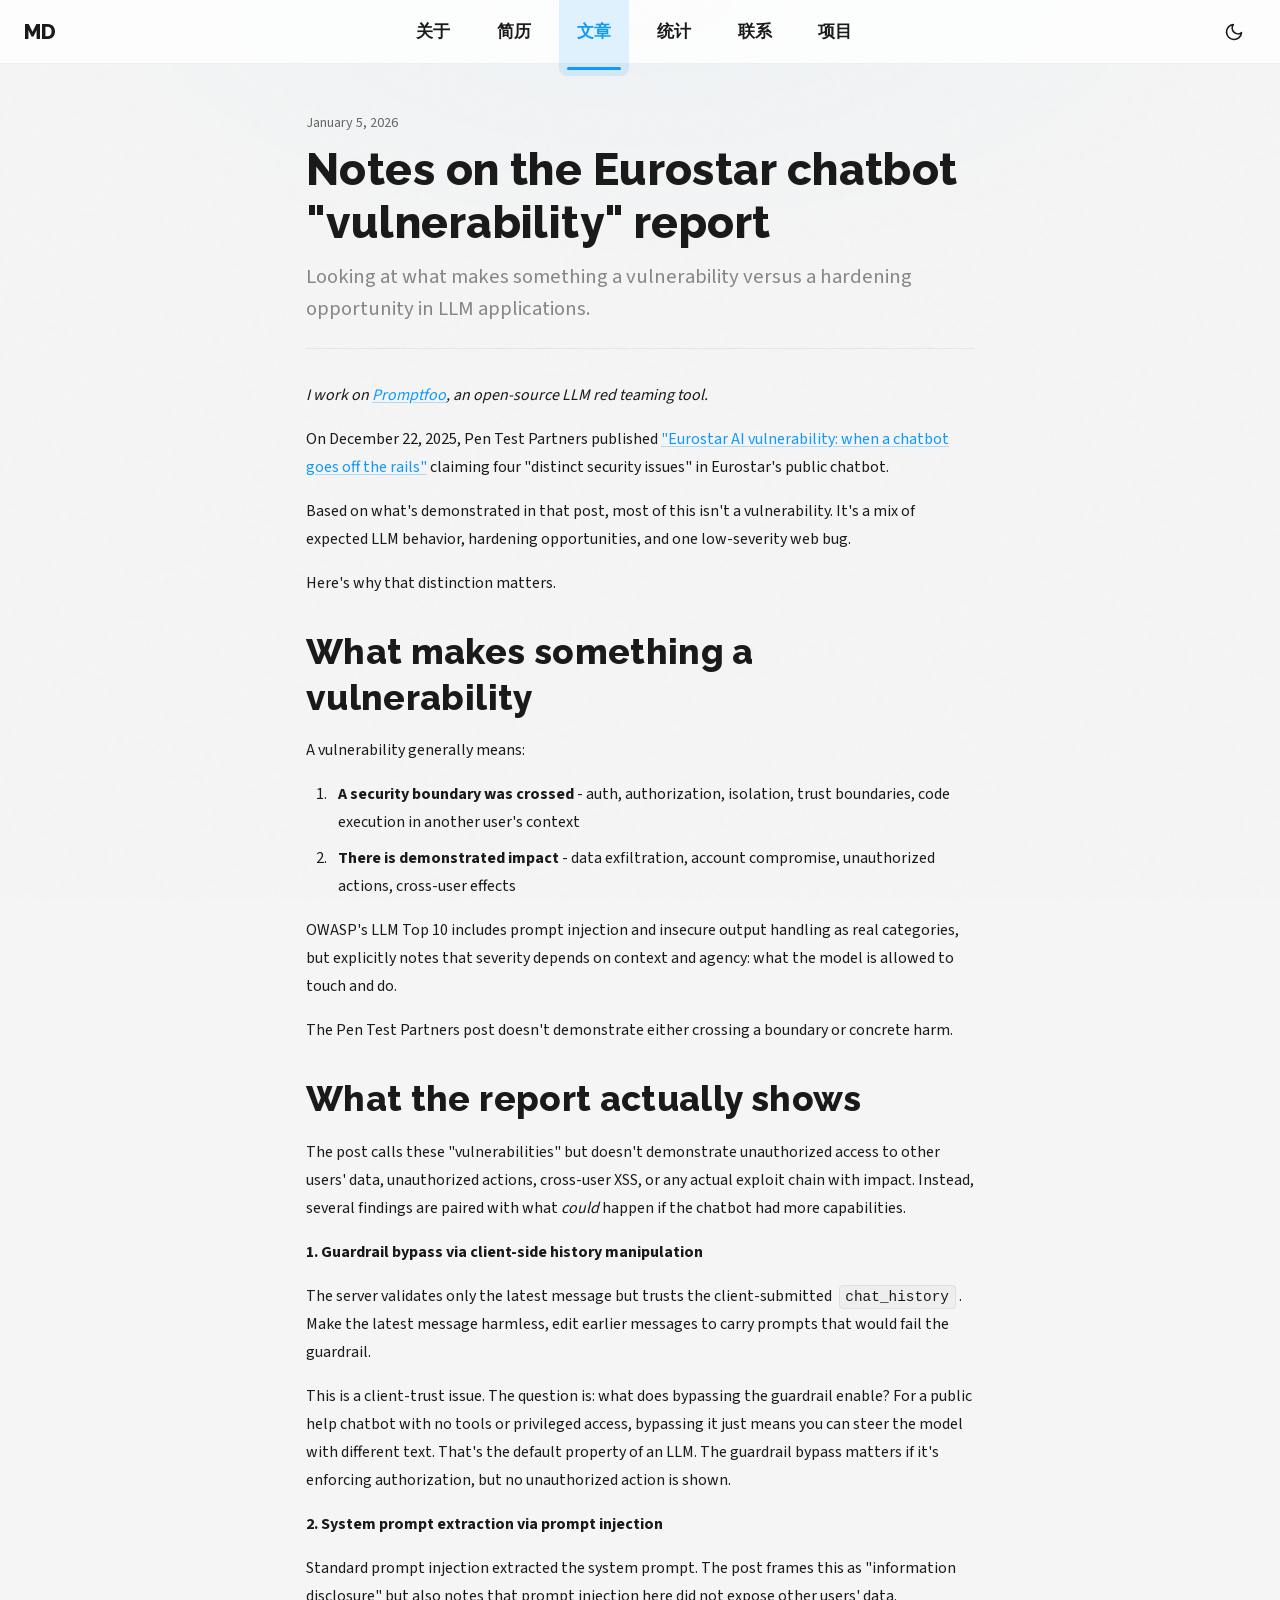
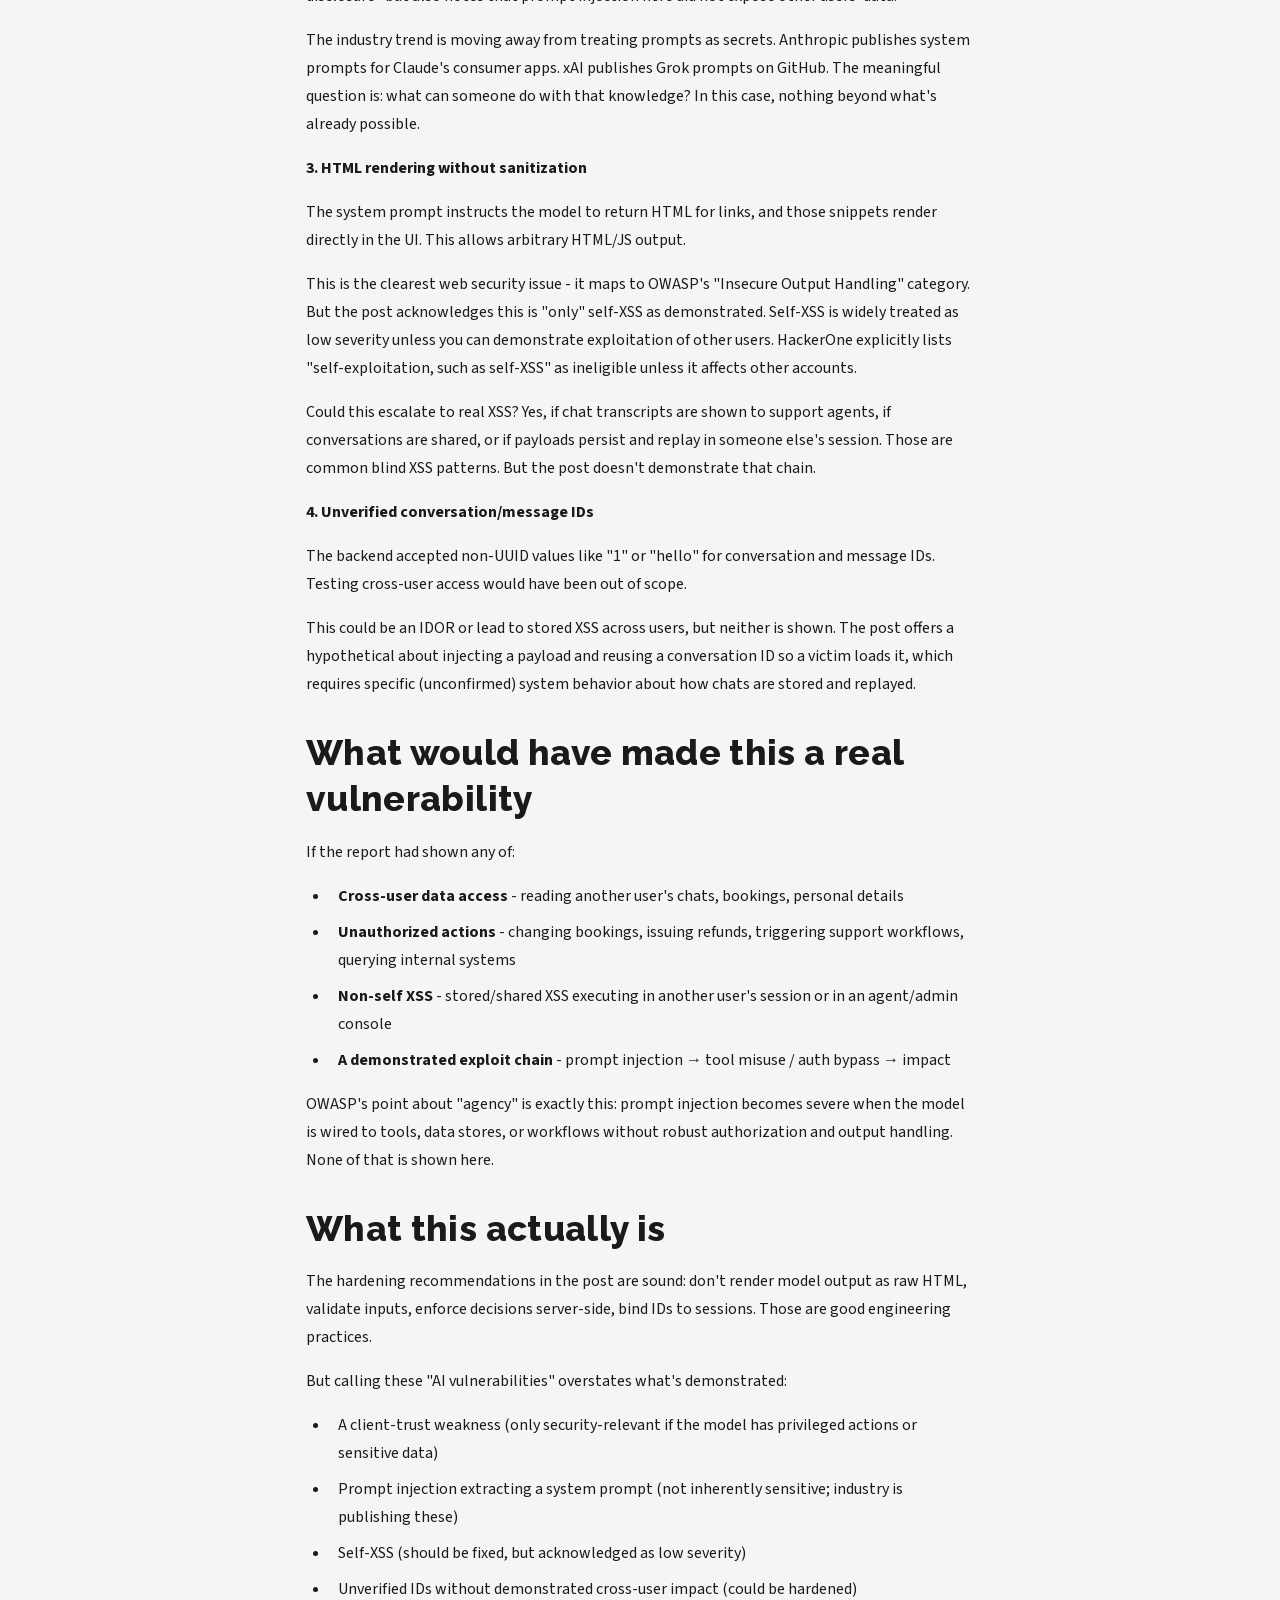
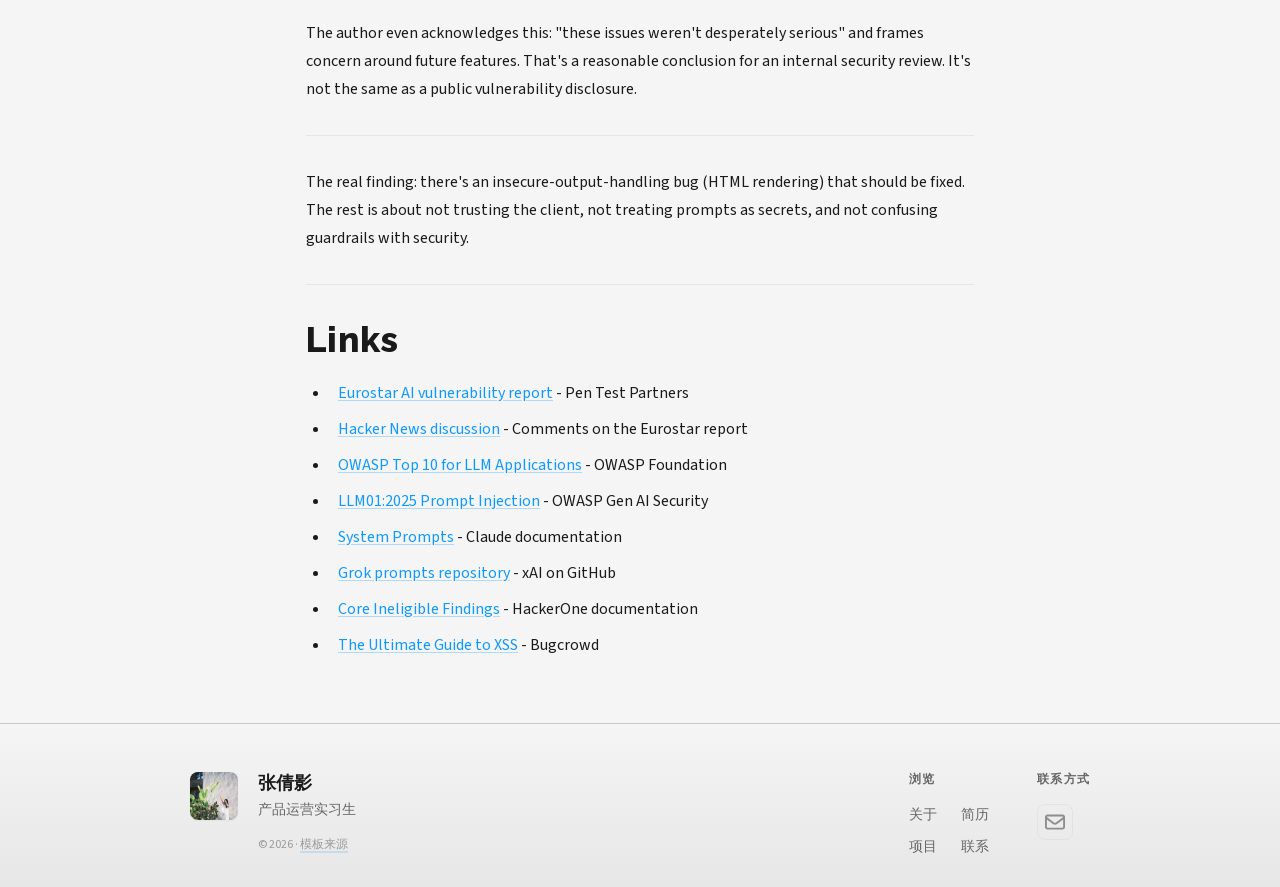
<file: writing/eurostar-chatbot-analysis/index.html>
<!DOCTYPE html><!--EH5hfFubOTfuYgAp0MLqk--><html lang="en" class="source_sans_3_b4b8baf9-module__d0kohG__variable raleway_3c2bfd15-module__T0_MJG__variable"><head><meta charSet="utf-8"/><meta name="viewport" content="width=device-width, initial-scale=1"/><link rel="preload" href="/_next/static/media/47df9ba1c7236d3b-s.p.7bbb93ea.woff2" as="font" crossorigin="" type="font/woff2"/><link rel="preload" href="/_next/static/media/c825fd02acae0153-s.p.1692d83b.woff2" as="font" crossorigin="" type="font/woff2"/><link rel="stylesheet" href="/_next/static/chunks/00f484feee1a6010.css" data-precedence="next"/><link rel="preload" as="script" fetchPriority="low" href="/_next/static/chunks/55fff0aad5fc101e.js"/><script src="/_next/static/chunks/aa738914f7a2fc1d.js" async=""></script><script src="/_next/static/chunks/ae2a127822adcdc1.js" async=""></script><script src="/_next/static/chunks/c3f46326fa651de2.js" async=""></script><script src="/_next/static/chunks/turbopack-a39da94efcc15593.js" async=""></script><script src="/_next/static/chunks/a5694de5572f6771.js" async=""></script><script src="/_next/static/chunks/fd83b9409e91cd68.js" async=""></script><script src="/_next/static/chunks/61aaecc94655ba98.js" async=""></script><script src="/_next/static/chunks/882123ad6db0c8c2.js" async=""></script><meta name="next-size-adjust" content=""/><title>Notes on the Eurostar chatbot &quot;vulnerability&quot; report | 张倩影</title><meta name="description" content="Looking at what makes something a vulnerability versus a hardening opportunity in LLM applications."/><meta name="author" content="张倩影"/><meta name="keywords" content="张倩影,产品运营,内容运营,策略运营,互联网运营,设计"/><meta name="creator" content="张倩影"/><meta name="robots" content="index, follow"/><meta name="googlebot" content="index, follow, max-video-preview:-1, max-image-preview:large, max-snippet:-1"/><meta property="og:title" content="Notes on the Eurostar chatbot &quot;vulnerability&quot; report"/><meta property="og:description" content="Looking at what makes something a vulnerability versus a hardening opportunity in LLM applications."/><meta property="og:url" content="https://rico-zhangqy.github.io/writing/eurostar-chatbot-analysis/"/><meta property="og:type" content="article"/><meta property="article:published_time" content="2026-01-05"/><meta property="article:author" content="张倩影"/><meta name="twitter:card" content="summary_large_image"/><meta name="twitter:title" content="Notes on the Eurostar chatbot &quot;vulnerability&quot; report"/><meta name="twitter:description" content="Looking at what makes something a vulnerability versus a hardening opportunity in LLM applications."/><link rel="icon" href="/favicon.ico?favicon.1e9db811.ico" sizes="32x32" type="image/x-icon"/><script>(self.__next_s=self.__next_s||[]).push([0,{"children":"(function(){try{var t=localStorage.getItem('theme');if(t==='dark'||t==='light'){document.documentElement.setAttribute('data-theme',t)}else if(window.matchMedia('(prefers-color-scheme:dark)').matches){document.documentElement.setAttribute('data-theme','dark')}else{document.documentElement.setAttribute('data-theme','light')}}catch(e){}})();","id":"theme-init"}])</script><script src="/_next/static/chunks/a6dad97d9634a72d.js" noModule=""></script></head><body><div hidden=""><!--$--><!--/$--></div><div class="site-wrapper"><header class="site-header"><a class="site-logo" href="/"><span class="logo-text">MD</span></a><nav class="nav-links"><a class="nav-link " href="/about/">关于</a><a class="nav-link " href="/resume/">简历</a><a class="nav-link active" aria-current="page" href="/writing/">文章</a><a class="nav-link " href="/stats/">统计</a><a class="nav-link " href="/contact/">联系</a><a class="nav-link " href="/projects/">项目</a></nav><div class="nav-actions"><div class="theme-toggle-placeholder"></div><div class="hamburger-container"><nav class="main" id="hamburger-nav"><ul><li class="menu"><button type="button" class="hamburger-button" aria-label="Open navigation menu" aria-expanded="false" aria-controls="mobile-nav-menu"><span class="hamburger-icon"><span></span><span></span><span></span></span></button></li></ul></nav></div></div></header><div class="page-container"><main class="page-main"><script type="application/ld+json">{"@context":"https://schema.org","@type":"BlogPosting","headline":"Notes on the Eurostar chatbot \"vulnerability\" report","description":"Looking at what makes something a vulnerability versus a hardening opportunity in LLM applications.","image":"https://rico-zhangqy.github.io/images/me.jpg","datePublished":"2026-01-05","dateModified":"2026-01-05","url":"https://rico-zhangqy.github.io/writing/eurostar-chatbot-analysis","author":{"@type":"Person","name":"张倩影","url":"https://rico-zhangqy.github.io"},"publisher":{"@type":"Person","name":"张倩影","url":"https://rico-zhangqy.github.io","logo":{"@type":"ImageObject","url":"https://rico-zhangqy.github.io/images/me.jpg"}},"mainEntityOfPage":{"@type":"WebPage","@id":"https://rico-zhangqy.github.io/writing/eurostar-chatbot-analysis"}}</script><article class="post-page"><header class="post-header"><time class="post-date" dateTime="2026-01-05">January 5, 2026</time><h1 class="post-title">Notes on the Eurostar chatbot &quot;vulnerability&quot; report</h1><p class="post-description">Looking at what makes something a vulnerability versus a hardening opportunity in LLM applications.</p></header><div class="post-content prose"><div><p><em>I work on <a href="https://github.com/promptfoo/promptfoo">Promptfoo</a>, an open-source LLM red teaming tool.</em></p><p>On December 22, 2025, Pen Test Partners published <a href="https://www.pentestpartners.com/security-blog/eurostar-ai-vulnerability-when-a-chatbot-goes-off-the-rails/">&quot;Eurostar AI vulnerability: when a chatbot goes off the rails&quot;</a> claiming four &quot;distinct security issues&quot; in Eurostar&#x27;s public chatbot.</p><p>Based on what&#x27;s demonstrated in that post, most of this isn&#x27;t a vulnerability. It&#x27;s a mix of expected LLM behavior, hardening opportunities, and one low-severity web bug.</p><p>Here&#x27;s why that distinction matters.</p><h2 id="what-makes-something-a-vulnerability">What makes something a vulnerability</h2><p>A vulnerability generally means:</p><ol start="1"><li><strong>A security boundary was crossed</strong> - auth, authorization, isolation, trust boundaries, code execution in another user&#x27;s context</li><li><strong>There is demonstrated impact</strong> - data exfiltration, account compromise, unauthorized actions, cross-user effects</li></ol><p>OWASP&#x27;s LLM Top 10 includes prompt injection and insecure output handling as real categories, but explicitly notes that severity depends on context and agency: what the model is allowed to touch and do.</p><p>The Pen Test Partners post doesn&#x27;t demonstrate either crossing a boundary or concrete harm.</p><h2 id="what-the-report-actually-shows">What the report actually shows</h2><p>The post calls these &quot;vulnerabilities&quot; but doesn&#x27;t demonstrate unauthorized access to other users&#x27; data, unauthorized actions, cross-user XSS, or any actual exploit chain with impact. Instead, several findings are paired with what <em>could</em> happen if the chatbot had more capabilities.</p><p><strong>1. Guardrail bypass via client-side history manipulation</strong></p><p>The server validates only the latest message but trusts the client-submitted <code>chat_history</code>. Make the latest message harmless, edit earlier messages to carry prompts that would fail the guardrail.</p><p>This is a client-trust issue. The question is: what does bypassing the guardrail enable? For a public help chatbot with no tools or privileged access, bypassing it just means you can steer the model with different text. That&#x27;s the default property of an LLM. The guardrail bypass matters if it&#x27;s enforcing authorization, but no unauthorized action is shown.</p><p><strong>2. System prompt extraction via prompt injection</strong></p><p>Standard prompt injection extracted the system prompt. The post frames this as &quot;information disclosure&quot; but also notes that prompt injection here did not expose other users&#x27; data.</p><p>The industry trend is moving away from treating prompts as secrets. Anthropic publishes system prompts for Claude&#x27;s consumer apps. xAI publishes Grok prompts on GitHub. The meaningful question is: what can someone do with that knowledge? In this case, nothing beyond what&#x27;s already possible.</p><p><strong>3. HTML rendering without sanitization</strong></p><p>The system prompt instructs the model to return HTML for links, and those snippets render directly in the UI. This allows arbitrary HTML/JS output.</p><p>This is the clearest web security issue - it maps to OWASP&#x27;s &quot;Insecure Output Handling&quot; category. But the post acknowledges this is &quot;only&quot; self-XSS as demonstrated. Self-XSS is widely treated as low severity unless you can demonstrate exploitation of other users. HackerOne explicitly lists &quot;self-exploitation, such as self-XSS&quot; as ineligible unless it affects other accounts.</p><p>Could this escalate to real XSS? Yes, if chat transcripts are shown to support agents, if conversations are shared, or if payloads persist and replay in someone else&#x27;s session. Those are common blind XSS patterns. But the post doesn&#x27;t demonstrate that chain.</p><p><strong>4. Unverified conversation/message IDs</strong></p><p>The backend accepted non-UUID values like &quot;1&quot; or &quot;hello&quot; for conversation and message IDs. Testing cross-user access would have been out of scope.</p><p>This could be an IDOR or lead to stored XSS across users, but neither is shown. The post offers a hypothetical about injecting a payload and reusing a conversation ID so a victim loads it, which requires specific (unconfirmed) system behavior about how chats are stored and replayed.</p><h2 id="what-would-have-made-this-a-real-vulnerability">What would have made this a real vulnerability</h2><p>If the report had shown any of:</p><ul><li><strong>Cross-user data access</strong> - reading another user&#x27;s chats, bookings, personal details</li><li><strong>Unauthorized actions</strong> - changing bookings, issuing refunds, triggering support workflows, querying internal systems</li><li><strong>Non-self XSS</strong> - stored/shared XSS executing in another user&#x27;s session or in an agent/admin console</li><li><strong>A demonstrated exploit chain</strong> - prompt injection → tool misuse / auth bypass → impact</li></ul><p>OWASP&#x27;s point about &quot;agency&quot; is exactly this: prompt injection becomes severe when the model is wired to tools, data stores, or workflows without robust authorization and output handling. None of that is shown here.</p><h2 id="what-this-actually-is">What this actually is</h2><p>The hardening recommendations in the post are sound: don&#x27;t render model output as raw HTML, validate inputs, enforce decisions server-side, bind IDs to sessions. Those are good engineering practices.</p><p>But calling these &quot;AI vulnerabilities&quot; overstates what&#x27;s demonstrated:</p><ul><li>A client-trust weakness (only security-relevant if the model has privileged actions or sensitive data)</li><li>Prompt injection extracting a system prompt (not inherently sensitive; industry is publishing these)</li><li>Self-XSS (should be fixed, but acknowledged as low severity)</li><li>Unverified IDs without demonstrated cross-user impact (could be hardened)</li></ul><p>The author even acknowledges this: &quot;these issues weren&#x27;t desperately serious&quot; and frames concern around future features. That&#x27;s a reasonable conclusion for an internal security review. It&#x27;s not the same as a public vulnerability disclosure.</p><hr/><p>The real finding: there&#x27;s an insecure-output-handling bug (HTML rendering) that should be fixed. The rest is about not trusting the client, not treating prompts as secrets, and not confusing guardrails with security.</p><hr/><h2 id="links">Links</h2><ul><li><a href="https://www.pentestpartners.com/security-blog/eurostar-ai-vulnerability-when-a-chatbot-goes-off-the-rails/">Eurostar AI vulnerability report</a> - Pen Test Partners</li><li><a href="https://news.ycombinator.com/item?id=46492063">Hacker News discussion</a> - Comments on the Eurostar report</li><li><a href="https://owasp.org/www-project-top-10-for-large-language-model-applications/">OWASP Top 10 for LLM Applications</a> - OWASP Foundation</li><li><a href="https://genai.owasp.org/llmrisk/llm01-prompt-injection/">LLM01:2025 Prompt Injection</a> - OWASP Gen AI Security</li><li><a href="https://platform.claude.com/docs/en/release-notes/system-prompts">System Prompts</a> - Claude documentation</li><li><a href="https://github.com/xai-org/grok-prompts">Grok prompts repository</a> - xAI on GitHub</li><li><a href="https://docs.hackerone.com/en/articles/8494488-core-ineligible-findings">Core Ineligible Findings</a> - HackerOne documentation</li><li><a href="https://www.bugcrowd.com/blog/the-ultimate-guide-to-finding-and-escalating-xss-bugs/">The Ultimate Guide to XSS</a> - Bugcrowd</li></ul></div></div></article></main><footer class="site-footer-new"><div class="footer-content"><div class="footer-identity"><a class="footer-avatar" href="/"><span class="theme-portrait "><img src="/images/me-light.jpg" alt="Michael D&#x27;Angelo" width="80" height="80" loading="lazy" decoding="async" class="theme-portrait-light"/><img src="/images/me-dark.jpg" alt="Michael D&#x27;Angelo" width="80" height="80" loading="lazy" decoding="async" class="theme-portrait-dark" aria-hidden="true"/></span></a><div class="footer-info"><h3>张倩影</h3><p class="footer-role">产品运营实习生</p><p class="footer-copyright">© <!-- -->2026<!-- --> ·<!-- --> <a href="https://github.com/mldangelo/personal-site" target="_blank" rel="noopener noreferrer">模板来源</a></p></div></div><div class="footer-right"><nav class="footer-links" aria-labelledby="footer-links-heading"><h4 id="footer-links-heading" class="footer-links-label">浏览</h4><div class="footer-links-grid"><a href="/about/">关于</a><a href="/resume/">简历</a><a href="/projects/">项目</a><a href="/contact/">联系</a></div></nav><div class="footer-social" aria-labelledby="footer-social-heading"><h4 id="footer-social-heading" class="footer-social-label">联系方式</h4><ul class="icons"><li><a href="mailto:1641753761@qq.com" aria-label="邮箱 (opens in new tab)" target="_blank" rel="noopener noreferrer"><svg data-prefix="far" data-icon="envelope" class="svg-inline--fa fa-envelope size-5" role="img" viewBox="0 0 512 512" aria-hidden="true"><path fill="currentColor" d="M61.4 64C27.5 64 0 91.5 0 125.4 0 126.3 0 127.1 .1 128L0 128 0 384c0 35.3 28.7 64 64 64l384 0c35.3 0 64-28.7 64-64l0-256-.1 0c0-.9 .1-1.7 .1-2.6 0-33.9-27.5-61.4-61.4-61.4L61.4 64zM464 192.3L464 384c0 8.8-7.2 16-16 16L64 400c-8.8 0-16-7.2-16-16l0-191.7 154.8 117.4c31.4 23.9 74.9 23.9 106.4 0L464 192.3zM48 125.4C48 118 54 112 61.4 112l389.2 0c7.4 0 13.4 6 13.4 13.4 0 4.2-2 8.2-5.3 10.7L280.2 271.5c-14.3 10.8-34.1 10.8-48.4 0L53.3 136.1c-3.3-2.5-5.3-6.5-5.3-10.7z"></path></svg></a></li></ul></div></div></div></footer></div><!--$--><!--/$--></div><script src="/_next/static/chunks/55fff0aad5fc101e.js" id="_R_" async=""></script><script>(self.__next_f=self.__next_f||[]).push([0])</script><script>self.__next_f.push([1,"1:\"$Sreact.fragment\"\n2:I[75528,[\"/_next/static/chunks/a5694de5572f6771.js\"],\"\"]\n3:I[54511,[\"/_next/static/chunks/a5694de5572f6771.js\"],\"default\"]\n4:I[3586,[\"/_next/static/chunks/a5694de5572f6771.js\"],\"default\"]\n5:I[40456,[\"/_next/static/chunks/fd83b9409e91cd68.js\",\"/_next/static/chunks/61aaecc94655ba98.js\"],\"default\"]\n6:I[64934,[\"/_next/static/chunks/fd83b9409e91cd68.js\",\"/_next/static/chunks/61aaecc94655ba98.js\"],\"default\"]\n7:I[59599,[\"/_next/static/chunks/a5694de5572f6771.js\",\"/_next/static/chunks/882123ad6db0c8c2.js\"],\"\"]\n9:I[93151,[\"/_next/static/chunks/fd83b9409e91cd68.js\",\"/_next/static/chunks/61aaecc94655ba98.js\"],\"OutletBoundary\"]\na:\"$Sreact.suspense\"\nc:I[93151,[\"/_next/static/chunks/fd83b9409e91cd68.js\",\"/_next/static/chunks/61aaecc94655ba98.js\"],\"ViewportBoundary\"]\ne:I[93151,[\"/_next/static/chunks/fd83b9409e91cd68.js\",\"/_next/static/chunks/61aaecc94655ba98.js\"],\"MetadataBoundary\"]\n10:I[50256,[],\"default\"]\n:HL[\"/_next/static/chunks/00f484feee1a6010.css\",\"style\"]\n:HL[\"/_next/static/media/47df9ba1c7236d3b-s.p.7bbb93ea.woff2\",\"font\",{\"crossOrigin\":\"\",\"type\":\"font/woff2\"}]\n:HL[\"/_next/static/media/c825fd02acae0153-s.p.1692d83b.woff2\",\"font\",{\"crossOrigin\":\"\",\"type\":\"font/woff2\"}]\n"])</script><script>self.__next_f.push([1,"0:{\"P\":null,\"b\":\"EH5hfFubOTfuYgAp0MLqk\",\"c\":[\"\",\"writing\",\"eurostar-chatbot-analysis\",\"\"],\"q\":\"\",\"i\":false,\"f\":[[[\"\",{\"children\":[\"writing\",{\"children\":[[\"slug\",\"eurostar-chatbot-analysis\",\"d\"],{\"children\":[\"__PAGE__\",{}]}]}]},\"$undefined\",\"$undefined\",true],[[\"$\",\"$1\",\"c\",{\"children\":[[[\"$\",\"link\",\"0\",{\"rel\":\"stylesheet\",\"href\":\"/_next/static/chunks/00f484feee1a6010.css\",\"precedence\":\"next\",\"crossOrigin\":\"$undefined\",\"nonce\":\"$undefined\"}],[\"$\",\"script\",\"script-0\",{\"src\":\"/_next/static/chunks/a5694de5572f6771.js\",\"async\":true,\"nonce\":\"$undefined\"}]],[\"$\",\"html\",null,{\"lang\":\"en\",\"className\":\"source_sans_3_b4b8baf9-module__d0kohG__variable raleway_3c2bfd15-module__T0_MJG__variable\",\"suppressHydrationWarning\":true,\"children\":[[\"$\",\"head\",null,{\"children\":[\"$\",\"$L2\",null,{\"id\":\"theme-init\",\"strategy\":\"beforeInteractive\",\"children\":\"(function(){try{var t=localStorage.getItem('theme');if(t==='dark'||t==='light'){document.documentElement.setAttribute('data-theme',t)}else if(window.matchMedia('(prefers-color-scheme:dark)').matches){document.documentElement.setAttribute('data-theme','dark')}else{document.documentElement.setAttribute('data-theme','light')}}catch(e){}})();\"}]}],[\"$\",\"body\",null,{\"children\":[[\"$\",\"$L3\",null,{}],[\"$\",\"div\",null,{\"className\":\"site-wrapper\",\"children\":[[\"$\",\"$L4\",null,{}],[\"$\",\"$L5\",null,{\"parallelRouterKey\":\"children\",\"error\":\"$undefined\",\"errorStyles\":\"$undefined\",\"errorScripts\":\"$undefined\",\"template\":[\"$\",\"$L6\",null,{}],\"templateStyles\":\"$undefined\",\"templateScripts\":\"$undefined\",\"notFound\":[[\"$\",\"main\",null,{\"className\":\"not-found-page\",\"children\":[\"$\",\"div\",null,{\"className\":\"not-found-content\",\"children\":[[\"$\",\"span\",null,{\"className\":\"not-found-code\",\"children\":\"404\"}],[\"$\",\"h1\",null,{\"className\":\"not-found-title\",\"children\":\"Page Not Found\"}],[\"$\",\"p\",null,{\"className\":\"not-found-message\",\"children\":\"The page you're looking for doesn't exist or has been moved.\"}],[\"$\",\"div\",null,{\"className\":\"not-found-actions\",\"children\":[[\"$\",\"$L7\",null,{\"href\":\"/\",\"className\":\"not-found-button\",\"children\":\"Go Home\"}],[\"$\",\"$L7\",null,{\"href\":\"/contact\",\"className\":\"not-found-link\",\"children\":\"Contact Me\"}]]}]]}]}],[]],\"forbidden\":\"$undefined\",\"unauthorized\":\"$undefined\"}]]}],null]}]]}]]}],{\"children\":[[\"$\",\"$1\",\"c\",{\"children\":[null,[\"$\",\"$L5\",null,{\"parallelRouterKey\":\"children\",\"error\":\"$undefined\",\"errorStyles\":\"$undefined\",\"errorScripts\":\"$undefined\",\"template\":[\"$\",\"$L6\",null,{}],\"templateStyles\":\"$undefined\",\"templateScripts\":\"$undefined\",\"notFound\":\"$undefined\",\"forbidden\":\"$undefined\",\"unauthorized\":\"$undefined\"}]]}],{\"children\":[[\"$\",\"$1\",\"c\",{\"children\":[null,[\"$\",\"$L5\",null,{\"parallelRouterKey\":\"children\",\"error\":\"$undefined\",\"errorStyles\":\"$undefined\",\"errorScripts\":\"$undefined\",\"template\":[\"$\",\"$L6\",null,{}],\"templateStyles\":\"$undefined\",\"templateScripts\":\"$undefined\",\"notFound\":\"$undefined\",\"forbidden\":\"$undefined\",\"unauthorized\":\"$undefined\"}]]}],{\"children\":[[\"$\",\"$1\",\"c\",{\"children\":[\"$L8\",[[\"$\",\"script\",\"script-0\",{\"src\":\"/_next/static/chunks/882123ad6db0c8c2.js\",\"async\":true,\"nonce\":\"$undefined\"}]],[\"$\",\"$L9\",null,{\"children\":[\"$\",\"$a\",null,{\"name\":\"Next.MetadataOutlet\",\"children\":\"$@b\"}]}]]}],{},null,false,false]},null,false,false]},null,false,false]},null,false,false],[\"$\",\"$1\",\"h\",{\"children\":[null,[\"$\",\"$Lc\",null,{\"children\":\"$Ld\"}],[\"$\",\"div\",null,{\"hidden\":true,\"children\":[\"$\",\"$Le\",null,{\"children\":[\"$\",\"$a\",null,{\"name\":\"Next.Metadata\",\"children\":\"$Lf\"}]}]}],[\"$\",\"meta\",null,{\"name\":\"next-size-adjust\",\"content\":\"\"}]]}],false]],\"m\":\"$undefined\",\"G\":[\"$10\",[]],\"S\":true}\n"])</script><script>self.__next_f.push([1,"8:[\"$\",\"div\",null,{\"className\":\"page-container\",\"children\":[[\"$\",\"main\",null,{\"className\":\"page-main\",\"children\":[[\"$\",\"script\",null,{\"type\":\"application/ld+json\",\"dangerouslySetInnerHTML\":{\"__html\":\"{\\\"@context\\\":\\\"https://schema.org\\\",\\\"@type\\\":\\\"BlogPosting\\\",\\\"headline\\\":\\\"Notes on the Eurostar chatbot \\\\\\\"vulnerability\\\\\\\" report\\\",\\\"description\\\":\\\"Looking at what makes something a vulnerability versus a hardening opportunity in LLM applications.\\\",\\\"image\\\":\\\"https://rico-zhangqy.github.io/images/me.jpg\\\",\\\"datePublished\\\":\\\"2026-01-05\\\",\\\"dateModified\\\":\\\"2026-01-05\\\",\\\"url\\\":\\\"https://rico-zhangqy.github.io/writing/eurostar-chatbot-analysis\\\",\\\"author\\\":{\\\"@type\\\":\\\"Person\\\",\\\"name\\\":\\\"张倩影\\\",\\\"url\\\":\\\"https://rico-zhangqy.github.io\\\"},\\\"publisher\\\":{\\\"@type\\\":\\\"Person\\\",\\\"name\\\":\\\"张倩影\\\",\\\"url\\\":\\\"https://rico-zhangqy.github.io\\\",\\\"logo\\\":{\\\"@type\\\":\\\"ImageObject\\\",\\\"url\\\":\\\"https://rico-zhangqy.github.io/images/me.jpg\\\"}},\\\"mainEntityOfPage\\\":{\\\"@type\\\":\\\"WebPage\\\",\\\"@id\\\":\\\"https://rico-zhangqy.github.io/writing/eurostar-chatbot-analysis\\\"}}\"}}],[\"$\",\"article\",null,{\"className\":\"post-page\",\"children\":[[\"$\",\"header\",null,{\"className\":\"post-header\",\"children\":[[\"$\",\"time\",null,{\"className\":\"post-date\",\"dateTime\":\"2026-01-05\",\"children\":\"January 5, 2026\"}],[\"$\",\"h1\",null,{\"className\":\"post-title\",\"children\":\"Notes on the Eurostar chatbot \\\"vulnerability\\\" report\"}],[\"$\",\"p\",null,{\"className\":\"post-description\",\"children\":\"Looking at what makes something a vulnerability versus a hardening opportunity in LLM applications.\"}]]}],[\"$\",\"div\",null,{\"className\":\"post-content prose\",\"children\":[[\"$\",\"div\",\"outer\",{\"children\":[[\"$\",\"p\",\"0\",{\"className\":\"$undefined\",\"children\":[[\"$\",\"em\",\"0\",{\"className\":\"$undefined\",\"children\":[\"I work on \",[\"$\",\"a\",\"1\",{\"href\":\"https://github.com/promptfoo/promptfoo\",\"className\":\"$undefined\",\"children\":[\"Promptfoo\"]}],\", an open-source LLM red teaming tool.\"]}]]}],[\"$\",\"p\",\"1\",{\"className\":\"$undefined\",\"children\":[\"On December 22, 2025, Pen Test Partners published \",[\"$\",\"a\",\"1\",{\"href\":\"https://www.pentestpartners.com/security-blog/eurostar-ai-vulnerability-when-a-chatbot-goes-off-the-rails/\",\"className\":\"$undefined\",\"children\":[\"\\\"Eurostar AI vulnerability: when a chatbot goes off the rails\\\"\"]}],\" claiming four \\\"distinct security issues\\\" in Eurostar's public chatbot.\"]}],[\"$\",\"p\",\"2\",{\"className\":\"$undefined\",\"children\":[\"Based on what's demonstrated in that post, most of this isn't a vulnerability. It's a mix of expected LLM behavior, hardening opportunities, and one low-severity web bug.\"]}],[\"$\",\"p\",\"3\",{\"className\":\"$undefined\",\"children\":[\"Here's why that distinction matters.\"]}],[\"$\",\"h2\",\"4\",{\"id\":\"what-makes-something-a-vulnerability\",\"className\":\"$undefined\",\"children\":[\"What makes something a vulnerability\"]}],[\"$\",\"p\",\"5\",{\"className\":\"$undefined\",\"children\":[\"A vulnerability generally means:\"]}],[\"$\",\"ol\",\"6\",{\"start\":1,\"className\":\"$undefined\",\"children\":[[\"$\",\"li\",\"0\",{\"className\":\"$undefined\",\"children\":[[\"$\",\"strong\",\"0\",{\"className\":\"$undefined\",\"children\":[\"A security boundary was crossed\"]}],\" - auth, authorization, isolation, trust boundaries, code execution in another user's context\"]}],[\"$\",\"li\",\"1\",{\"className\":\"$undefined\",\"children\":[[\"$\",\"strong\",\"0\",{\"className\":\"$undefined\",\"children\":[\"There is demonstrated impact\"]}],\" - data exfiltration, account compromise, unauthorized actions, cross-user effects\"]}]]}],[\"$\",\"p\",\"7\",{\"className\":\"$undefined\",\"children\":[\"OWASP's LLM Top 10 includes prompt injection and insecure output handling as real categories, but explicitly notes that severity depends on context and agency: what the model is allowed to touch and do.\"]}],[\"$\",\"p\",\"8\",{\"className\":\"$undefined\",\"children\":[\"The Pen Test Partners post doesn't demonstrate either crossing a boundary or concrete harm.\"]}],[\"$\",\"h2\",\"9\",{\"id\":\"what-the-report-actually-shows\",\"className\":\"$undefined\",\"children\":[\"What the report actually shows\"]}],[\"$\",\"p\",\"10\",{\"className\":\"$undefined\",\"children\":[\"The post calls these \\\"vulnerabilities\\\" but doesn't demonstrate unauthorized access to other users' data, unauthorized actions, cross-user XSS, or any actual exploit chain with impact. Instead, several findings are paired with what \",\"$L11\",\" happen if the chatbot had more capabilities.\"]}],\"$L12\",\"$L13\",\"$L14\",\"$L15\",\"$L16\",\"$L17\",\"$L18\",\"$L19\",\"$L1a\",\"$L1b\",\"$L1c\",\"$L1d\",\"$L1e\",\"$L1f\",\"$L20\",\"$L21\",\"$L22\",\"$L23\",\"$L24\",\"$L25\",\"$L26\",\"$L27\",\"$L28\",\"$L29\",\"$L2a\",\"$L2b\",\"$L2c\"]}]]}]]}]]}],\"$L2d\"]}]\n"])</script><script>self.__next_f.push([1,"11:[\"$\",\"em\",\"1\",{\"className\":\"$undefined\",\"children\":[\"could\"]}]\n12:[\"$\",\"p\",\"11\",{\"className\":\"$undefined\",\"children\":[[\"$\",\"strong\",\"0\",{\"className\":\"$undefined\",\"children\":[\"1. Guardrail bypass via client-side history manipulation\"]}]]}]\n13:[\"$\",\"p\",\"12\",{\"className\":\"$undefined\",\"children\":[\"The server validates only the latest message but trusts the client-submitted \",[\"$\",\"code\",\"1\",{\"className\":\"$undefined\",\"children\":\"chat_history\"}],\". Make the latest message harmless, edit earlier messages to carry prompts that would fail the guardrail.\"]}]\n14:[\"$\",\"p\",\"13\",{\"className\":\"$undefined\",\"children\":[\"This is a client-trust issue. The question is: what does bypassing the guardrail enable? For a public help chatbot with no tools or privileged access, bypassing it just means you can steer the model with different text. That's the default property of an LLM. The guardrail bypass matters if it's enforcing authorization, but no unauthorized action is shown.\"]}]\n15:[\"$\",\"p\",\"14\",{\"className\":\"$undefined\",\"children\":[[\"$\",\"strong\",\"0\",{\"className\":\"$undefined\",\"children\":[\"2. System prompt extraction via prompt injection\"]}]]}]\n16:[\"$\",\"p\",\"15\",{\"className\":\"$undefined\",\"children\":[\"Standard prompt injection extracted the system prompt. The post frames this as \\\"information disclosure\\\" but also notes that prompt injection here did not expose other users' data.\"]}]\n17:[\"$\",\"p\",\"16\",{\"className\":\"$undefined\",\"children\":[\"The industry trend is moving away from treating prompts as secrets. Anthropic publishes system prompts for Claude's consumer apps. xAI publishes Grok prompts on GitHub. The meaningful question is: what can someone do with that knowledge? In this case, nothing beyond what's already possible.\"]}]\n18:[\"$\",\"p\",\"17\",{\"className\":\"$undefined\",\"children\":[[\"$\",\"strong\",\"0\",{\"className\":\"$undefined\",\"children\":[\"3. HTML rendering without sanitization\"]}]]}]\n19:[\"$\",\"p\",\"18\",{\"className\":\"$undefined\",\"children\":[\"The system prompt instructs the model to return HTML for links, and those snippets render directly in the UI. This allows arbitrary HTML/JS output.\"]}]\n1a:[\"$\",\"p\",\"19\",{\"className\":\"$undefined\",\"children\":[\"This is the clearest web security issue - it maps to OWASP's \\\"Insecure Output Handling\\\" category. But the post acknowledges this is \\\"only\\\" self-XSS as demonstrated. Self-XSS is widely treated as low severity unless you can demonstrate exploitation of other users. HackerOne explicitly lists \\\"self-exploitation, such as self-XSS\\\" as ineligible unless it affects other accounts.\"]}]\n1b:[\"$\",\"p\",\"20\",{\"className\":\"$undefined\",\"children\":[\"Could this escalate to real XSS? Yes, if chat transcripts are shown to support agents, if conversations are shared, or if payloads persist and replay in someone else's session. Those are common blind XSS patterns. But the post doesn't demonstrate that chain.\"]}]\n1c:[\"$\",\"p\",\"21\",{\"className\":\"$undefined\",\"children\":[[\"$\",\"strong\",\"0\",{\"className\":\"$undefined\",\"children\":[\"4. Unverified conversation/message IDs\"]}]]}]\n1d:[\"$\",\"p\",\"22\",{\"className\":\"$undefined\",\"children\":[\"The backend accepted non-UUID values like \\\"1\\\" or \\\"hello\\\" for conversation and message IDs. Testing cross-user access would have been out of scope.\"]}]\n1e:[\"$\",\"p\",\"23\",{\"className\":\"$undefined\",\"children\":[\"This could be an IDOR or lead to stored XSS across users, but neither is shown. The post offers a hypothetical about injecting a payload and reusing a conversation ID so a victim loads it, which requires specific (unconfirmed) system behavior about how chats are stored and replayed.\"]}]\n1f:[\"$\",\"h2\",\"24\",{\"id\":\"what-would-have-made-this-a-real-vulnerability\",\"className\":\"$undefined\",\"children\":[\"What would have made this a real vulnerability\"]}]\n20:[\"$\",\"p\",\"25\",{\"className\":\"$undefined\",\"children\":[\"If the report had shown any of:\"]}]\n21:[\"$\",\"ul\",\"26\",{\"start\":\"$undefined\",\"className\":\"$undefined\",\"children\":[[\"$\",\"li\",\"0\",{\"className\":\"$undefined\",\"children\":[[\"$\",\"strong\",\"0\",{\"className\":\"$undefined\",\"children\":[\"Cross-user data access\"]}],\" - reading another user's chats, bookings, person"])</script><script>self.__next_f.push([1,"al details\"]}],[\"$\",\"li\",\"1\",{\"className\":\"$undefined\",\"children\":[[\"$\",\"strong\",\"0\",{\"className\":\"$undefined\",\"children\":[\"Unauthorized actions\"]}],\" - changing bookings, issuing refunds, triggering support workflows, querying internal systems\"]}],[\"$\",\"li\",\"2\",{\"className\":\"$undefined\",\"children\":[[\"$\",\"strong\",\"0\",{\"className\":\"$undefined\",\"children\":[\"Non-self XSS\"]}],\" - stored/shared XSS executing in another user's session or in an agent/admin console\"]}],[\"$\",\"li\",\"3\",{\"className\":\"$undefined\",\"children\":[[\"$\",\"strong\",\"0\",{\"className\":\"$undefined\",\"children\":[\"A demonstrated exploit chain\"]}],\" - prompt injection → tool misuse / auth bypass → impact\"]}]]}]\n22:[\"$\",\"p\",\"27\",{\"className\":\"$undefined\",\"children\":[\"OWASP's point about \\\"agency\\\" is exactly this: prompt injection becomes severe when the model is wired to tools, data stores, or workflows without robust authorization and output handling. None of that is shown here.\"]}]\n23:[\"$\",\"h2\",\"28\",{\"id\":\"what-this-actually-is\",\"className\":\"$undefined\",\"children\":[\"What this actually is\"]}]\n24:[\"$\",\"p\",\"29\",{\"className\":\"$undefined\",\"children\":[\"The hardening recommendations in the post are sound: don't render model output as raw HTML, validate inputs, enforce decisions server-side, bind IDs to sessions. Those are good engineering practices.\"]}]\n25:[\"$\",\"p\",\"30\",{\"className\":\"$undefined\",\"children\":[\"But calling these \\\"AI vulnerabilities\\\" overstates what's demonstrated:\"]}]\n26:[\"$\",\"ul\",\"31\",{\"start\":\"$undefined\",\"className\":\"$undefined\",\"children\":[[\"$\",\"li\",\"0\",{\"className\":\"$undefined\",\"children\":[\"A client-trust weakness (only security-relevant if the model has privileged actions or sensitive data)\"]}],[\"$\",\"li\",\"1\",{\"className\":\"$undefined\",\"children\":[\"Prompt injection extracting a system prompt (not inherently sensitive; industry is publishing these)\"]}],[\"$\",\"li\",\"2\",{\"className\":\"$undefined\",\"children\":[\"Self-XSS (should be fixed, but acknowledged as low severity)\"]}],[\"$\",\"li\",\"3\",{\"className\":\"$undefined\",\"children\":[\"Unverified IDs without demonstrated cross-user impact (could be hardened)\"]}]]}]\n27:[\"$\",\"p\",\"32\",{\"className\":\"$undefined\",\"children\":[\"The author even acknowledges this: \\\"these issues weren't desperately serious\\\" and frames concern around future features. That's a reasonable conclusion for an internal security review. It's not the same as a public vulnerability disclosure.\"]}]\n28:[\"$\",\"hr\",\"33\",{\"className\":\"$undefined\"}]\n29:[\"$\",\"p\",\"34\",{\"className\":\"$undefined\",\"children\":[\"The real finding: there's an insecure-output-handling bug (HTML rendering) that should be fixed. The rest is about not trusting the client, not treating prompts as secrets, and not confusing guardrails with security.\"]}]\n2a:[\"$\",\"hr\",\"35\",{\"className\":\"$undefined\"}]\n2b:[\"$\",\"h2\",\"36\",{\"id\":\"links\",\"className\":\"$undefined\",\"children\":[\"Links\"]}]\n"])</script><script>self.__next_f.push([1,"2c:[\"$\",\"ul\",\"37\",{\"start\":\"$undefined\",\"className\":\"$undefined\",\"children\":[[\"$\",\"li\",\"0\",{\"className\":\"$undefined\",\"children\":[[\"$\",\"a\",\"0\",{\"href\":\"https://www.pentestpartners.com/security-blog/eurostar-ai-vulnerability-when-a-chatbot-goes-off-the-rails/\",\"className\":\"$undefined\",\"children\":[\"Eurostar AI vulnerability report\"]}],\" - Pen Test Partners\"]}],[\"$\",\"li\",\"1\",{\"className\":\"$undefined\",\"children\":[[\"$\",\"a\",\"0\",{\"href\":\"https://news.ycombinator.com/item?id=46492063\",\"className\":\"$undefined\",\"children\":[\"Hacker News discussion\"]}],\" - Comments on the Eurostar report\"]}],[\"$\",\"li\",\"2\",{\"className\":\"$undefined\",\"children\":[[\"$\",\"a\",\"0\",{\"href\":\"https://owasp.org/www-project-top-10-for-large-language-model-applications/\",\"className\":\"$undefined\",\"children\":[\"OWASP Top 10 for LLM Applications\"]}],\" - OWASP Foundation\"]}],[\"$\",\"li\",\"3\",{\"className\":\"$undefined\",\"children\":[[\"$\",\"a\",\"0\",{\"href\":\"https://genai.owasp.org/llmrisk/llm01-prompt-injection/\",\"className\":\"$undefined\",\"children\":[\"LLM01:2025 Prompt Injection\"]}],\" - OWASP Gen AI Security\"]}],[\"$\",\"li\",\"4\",{\"className\":\"$undefined\",\"children\":[[\"$\",\"a\",\"0\",{\"href\":\"https://platform.claude.com/docs/en/release-notes/system-prompts\",\"className\":\"$undefined\",\"children\":[\"System Prompts\"]}],\" - Claude documentation\"]}],[\"$\",\"li\",\"5\",{\"className\":\"$undefined\",\"children\":[[\"$\",\"a\",\"0\",{\"href\":\"https://github.com/xai-org/grok-prompts\",\"className\":\"$undefined\",\"children\":[\"Grok prompts repository\"]}],\" - xAI on GitHub\"]}],[\"$\",\"li\",\"6\",{\"className\":\"$undefined\",\"children\":[[\"$\",\"a\",\"0\",{\"href\":\"https://docs.hackerone.com/en/articles/8494488-core-ineligible-findings\",\"className\":\"$undefined\",\"children\":[\"Core Ineligible Findings\"]}],\" - HackerOne documentation\"]}],[\"$\",\"li\",\"7\",{\"className\":\"$undefined\",\"children\":[[\"$\",\"a\",\"0\",{\"href\":\"https://www.bugcrowd.com/blog/the-ultimate-guide-to-finding-and-escalating-xss-bugs/\",\"className\":\"$undefined\",\"children\":[\"The Ultimate Guide to XSS\"]}],\" - Bugcrowd\"]}]]}]\n"])</script><script>self.__next_f.push([1,"2d:[\"$\",\"footer\",null,{\"className\":\"site-footer-new\",\"children\":[\"$\",\"div\",null,{\"className\":\"footer-content\",\"children\":[[\"$\",\"div\",null,{\"className\":\"footer-identity\",\"children\":[[\"$\",\"$L7\",null,{\"href\":\"/\",\"className\":\"footer-avatar\",\"children\":[\"$\",\"span\",null,{\"className\":\"theme-portrait \",\"children\":[[\"$\",\"img\",null,{\"src\":\"/images/me-light.jpg\",\"alt\":\"Michael D'Angelo\",\"width\":80,\"height\":80,\"loading\":\"lazy\",\"decoding\":\"async\",\"className\":\"theme-portrait-light\"}],[\"$\",\"img\",null,{\"src\":\"/images/me-dark.jpg\",\"alt\":\"Michael D'Angelo\",\"width\":80,\"height\":80,\"loading\":\"lazy\",\"decoding\":\"async\",\"className\":\"theme-portrait-dark\",\"aria-hidden\":\"true\"}]]}]}],[\"$\",\"div\",null,{\"className\":\"footer-info\",\"children\":[[\"$\",\"h3\",null,{\"children\":\"张倩影\"}],[\"$\",\"p\",null,{\"className\":\"footer-role\",\"children\":\"产品运营实习生\"}],[\"$\",\"p\",null,{\"className\":\"footer-copyright\",\"children\":[\"© \",2026,\" ·\",\" \",[\"$\",\"a\",null,{\"href\":\"https://github.com/mldangelo/personal-site\",\"target\":\"_blank\",\"rel\":\"noopener noreferrer\",\"children\":\"模板来源\"}]]}]]}]]}],[\"$\",\"div\",null,{\"className\":\"footer-right\",\"children\":[[\"$\",\"nav\",null,{\"className\":\"footer-links\",\"aria-labelledby\":\"footer-links-heading\",\"children\":[[\"$\",\"h4\",null,{\"id\":\"footer-links-heading\",\"className\":\"footer-links-label\",\"children\":\"浏览\"}],[\"$\",\"div\",null,{\"className\":\"footer-links-grid\",\"children\":[[\"$\",\"$L7\",null,{\"href\":\"/about\",\"children\":\"关于\"}],[\"$\",\"$L7\",null,{\"href\":\"/resume\",\"children\":\"简历\"}],[\"$\",\"$L7\",null,{\"href\":\"/projects\",\"children\":\"项目\"}],[\"$\",\"$L7\",null,{\"href\":\"/contact\",\"children\":\"联系\"}]]}]]}],[\"$\",\"div\",null,{\"className\":\"footer-social\",\"aria-labelledby\":\"footer-social-heading\",\"children\":[[\"$\",\"h4\",null,{\"id\":\"footer-social-heading\",\"className\":\"footer-social-label\",\"children\":\"联系方式\"}],[\"$\",\"ul\",null,{\"className\":\"icons\",\"children\":[[\"$\",\"li\",\"邮箱\",{\"children\":[\"$\",\"a\",null,{\"href\":\"mailto:1641753761@qq.com\",\"aria-label\":\"邮箱 (opens in new tab)\",\"target\":\"_blank\",\"rel\":\"noopener noreferrer\",\"children\":[\"$\",\"svg\",null,{\"data-prefix\":\"far\",\"data-icon\":\"envelope\",\"className\":\"svg-inline--fa fa-envelope size-5\",\"role\":\"img\",\"viewBox\":\"0 0 512 512\",\"aria-hidden\":\"true\",\"ref\":\"$undefined\",\"children\":[\"$\",\"path\",null,{\"fill\":\"currentColor\",\"d\":\"M61.4 64C27.5 64 0 91.5 0 125.4 0 126.3 0 127.1 .1 128L0 128 0 384c0 35.3 28.7 64 64 64l384 0c35.3 0 64-28.7 64-64l0-256-.1 0c0-.9 .1-1.7 .1-2.6 0-33.9-27.5-61.4-61.4-61.4L61.4 64zM464 192.3L464 384c0 8.8-7.2 16-16 16L64 400c-8.8 0-16-7.2-16-16l0-191.7 154.8 117.4c31.4 23.9 74.9 23.9 106.4 0L464 192.3zM48 125.4C48 118 54 112 61.4 112l389.2 0c7.4 0 13.4 6 13.4 13.4 0 4.2-2 8.2-5.3 10.7L280.2 271.5c-14.3 10.8-34.1 10.8-48.4 0L53.3 136.1c-3.3-2.5-5.3-6.5-5.3-10.7z\"}]}]}]}]]}]]}]]}]]}]}]\n"])</script><script>self.__next_f.push([1,"d:[[\"$\",\"meta\",\"0\",{\"charSet\":\"utf-8\"}],[\"$\",\"meta\",\"1\",{\"name\":\"viewport\",\"content\":\"width=device-width, initial-scale=1\"}]]\n"])</script><script>self.__next_f.push([1,"2e:I[82766,[\"/_next/static/chunks/fd83b9409e91cd68.js\",\"/_next/static/chunks/61aaecc94655ba98.js\"],\"IconMark\"]\nb:null\n"])</script><script>self.__next_f.push([1,"f:[[\"$\",\"title\",\"0\",{\"children\":\"Notes on the Eurostar chatbot \\\"vulnerability\\\" report | 张倩影\"}],[\"$\",\"meta\",\"1\",{\"name\":\"description\",\"content\":\"Looking at what makes something a vulnerability versus a hardening opportunity in LLM applications.\"}],[\"$\",\"meta\",\"2\",{\"name\":\"author\",\"content\":\"张倩影\"}],[\"$\",\"meta\",\"3\",{\"name\":\"keywords\",\"content\":\"张倩影,产品运营,内容运营,策略运营,互联网运营,设计\"}],[\"$\",\"meta\",\"4\",{\"name\":\"creator\",\"content\":\"张倩影\"}],[\"$\",\"meta\",\"5\",{\"name\":\"robots\",\"content\":\"index, follow\"}],[\"$\",\"meta\",\"6\",{\"name\":\"googlebot\",\"content\":\"index, follow, max-video-preview:-1, max-image-preview:large, max-snippet:-1\"}],[\"$\",\"meta\",\"7\",{\"property\":\"og:title\",\"content\":\"Notes on the Eurostar chatbot \\\"vulnerability\\\" report\"}],[\"$\",\"meta\",\"8\",{\"property\":\"og:description\",\"content\":\"Looking at what makes something a vulnerability versus a hardening opportunity in LLM applications.\"}],[\"$\",\"meta\",\"9\",{\"property\":\"og:url\",\"content\":\"https://rico-zhangqy.github.io/writing/eurostar-chatbot-analysis/\"}],[\"$\",\"meta\",\"10\",{\"property\":\"og:type\",\"content\":\"article\"}],[\"$\",\"meta\",\"11\",{\"property\":\"article:published_time\",\"content\":\"2026-01-05\"}],[\"$\",\"meta\",\"12\",{\"property\":\"article:author\",\"content\":\"张倩影\"}],[\"$\",\"meta\",\"13\",{\"name\":\"twitter:card\",\"content\":\"summary_large_image\"}],[\"$\",\"meta\",\"14\",{\"name\":\"twitter:title\",\"content\":\"Notes on the Eurostar chatbot \\\"vulnerability\\\" report\"}],[\"$\",\"meta\",\"15\",{\"name\":\"twitter:description\",\"content\":\"Looking at what makes something a vulnerability versus a hardening opportunity in LLM applications.\"}],[\"$\",\"link\",\"16\",{\"rel\":\"icon\",\"href\":\"/favicon.ico?favicon.1e9db811.ico\",\"sizes\":\"32x32\",\"type\":\"image/x-icon\"}],[\"$\",\"$L2e\",\"17\",{}]]\n"])</script></body></html>
</file>
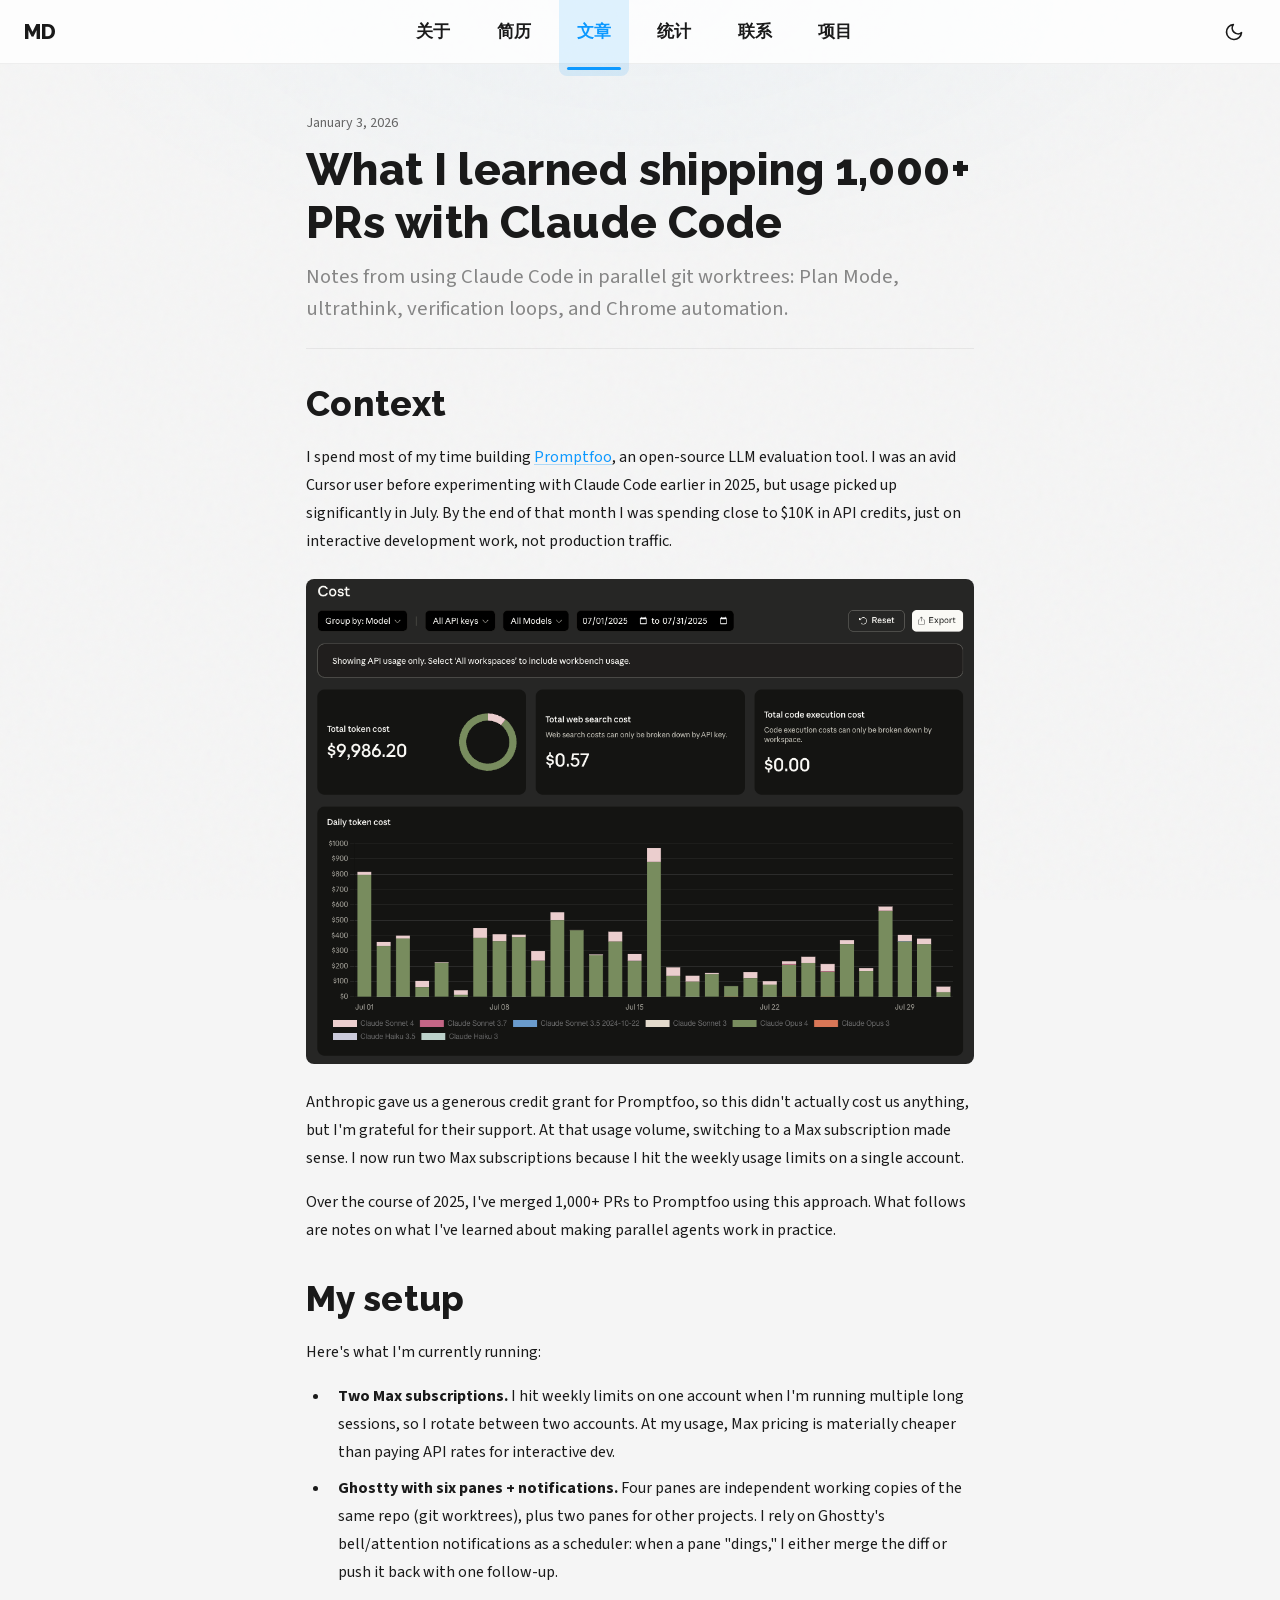
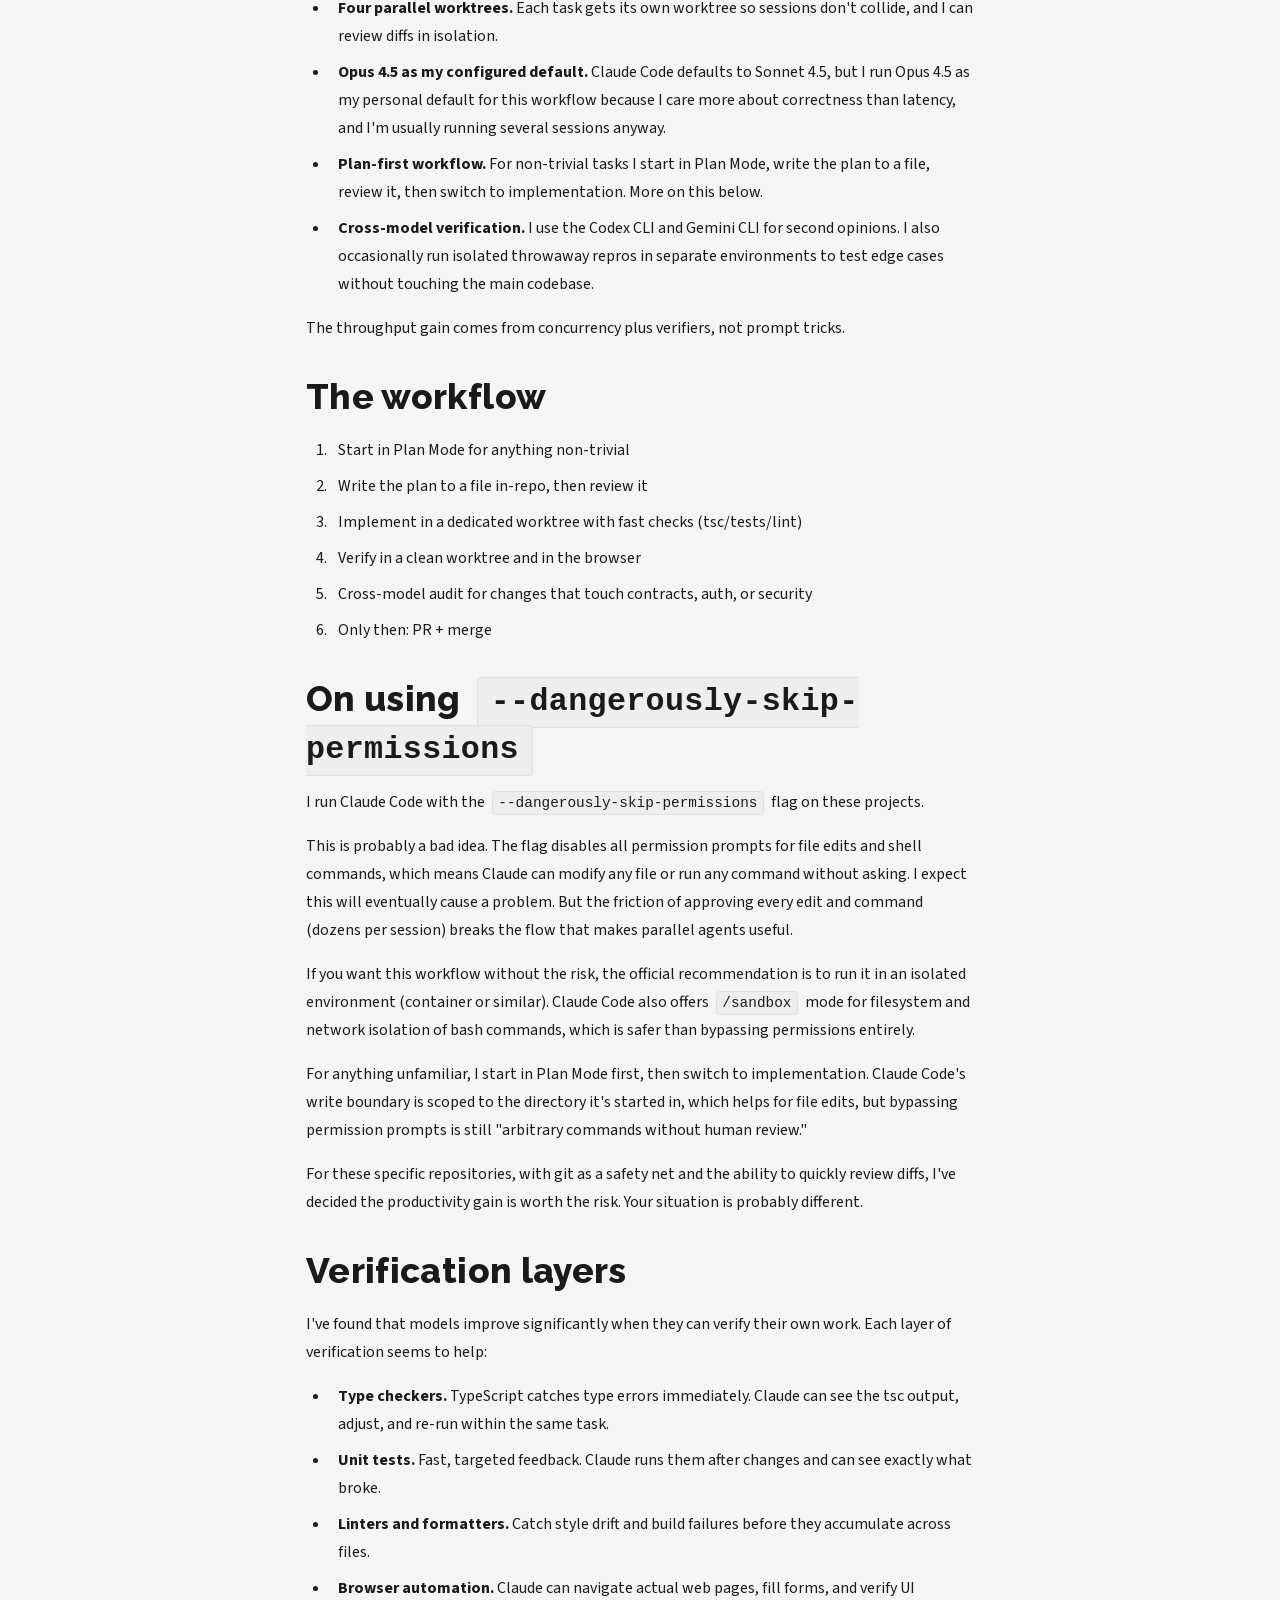
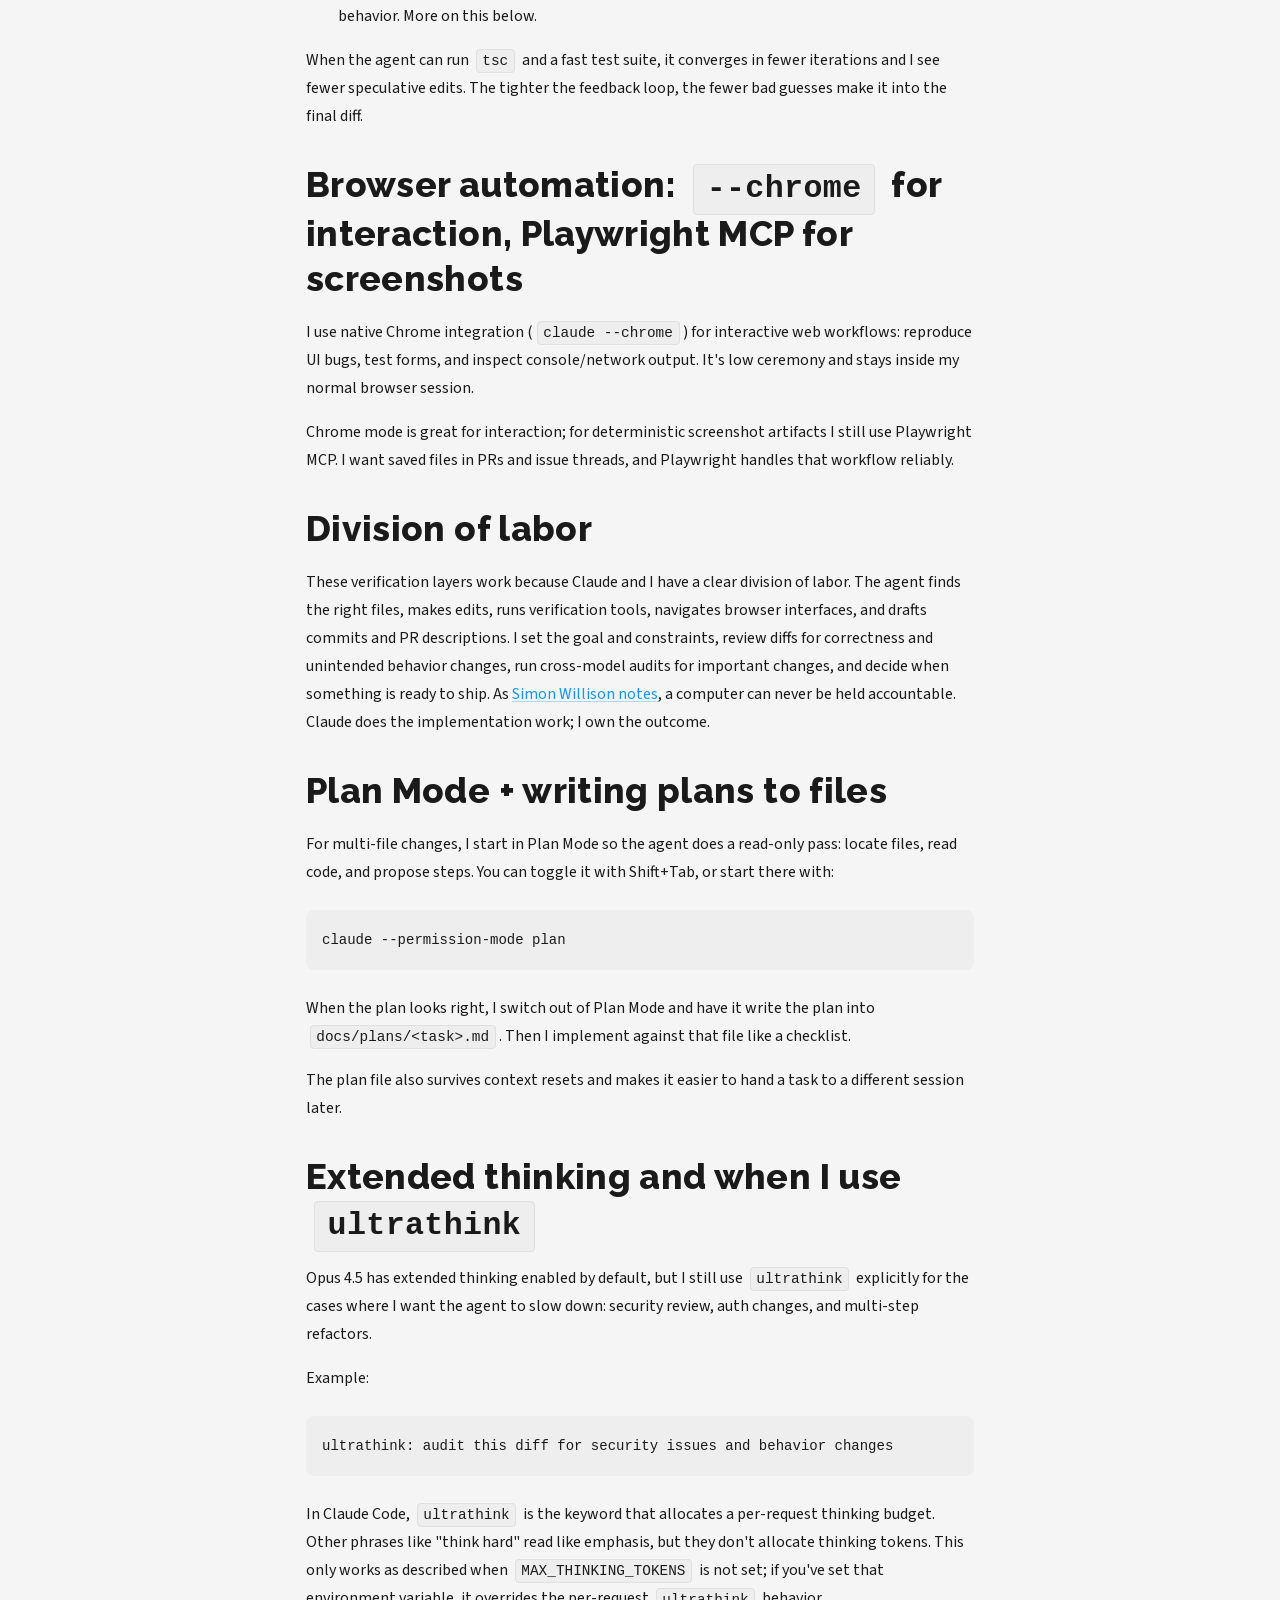
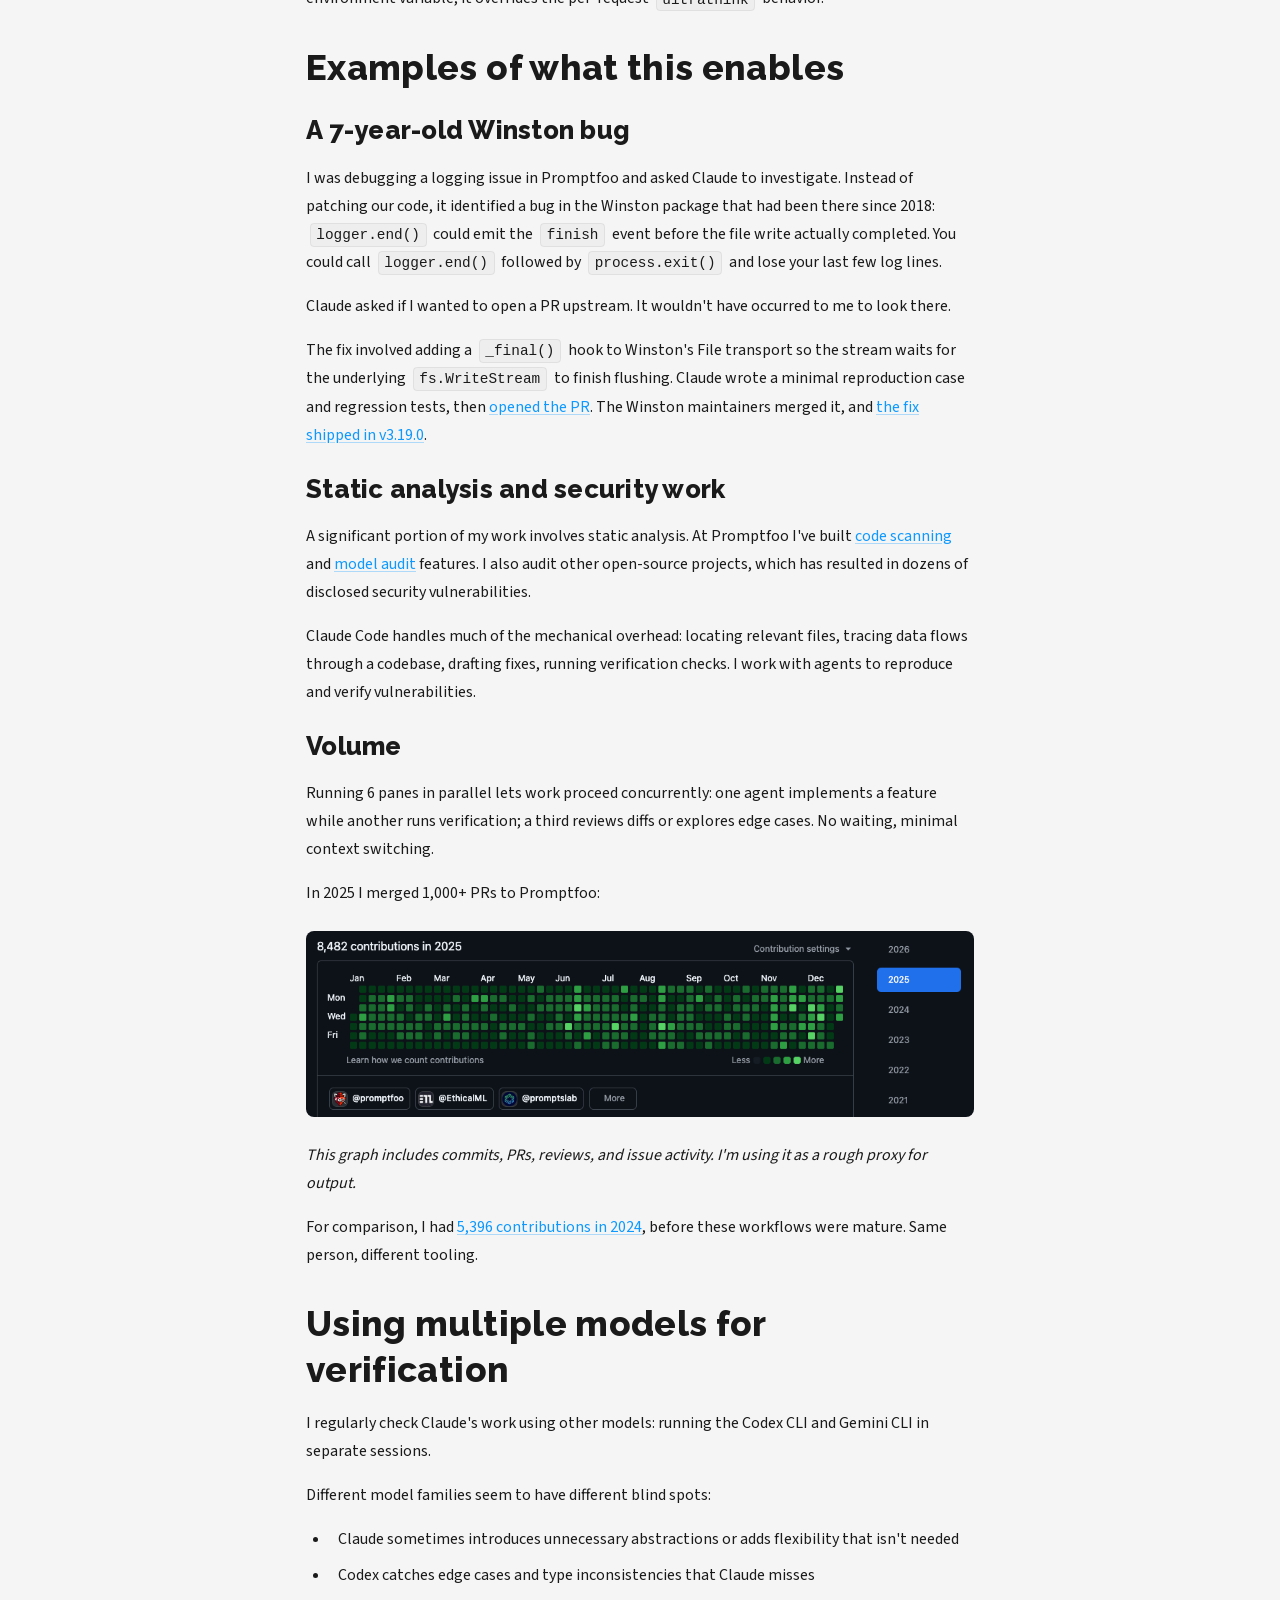
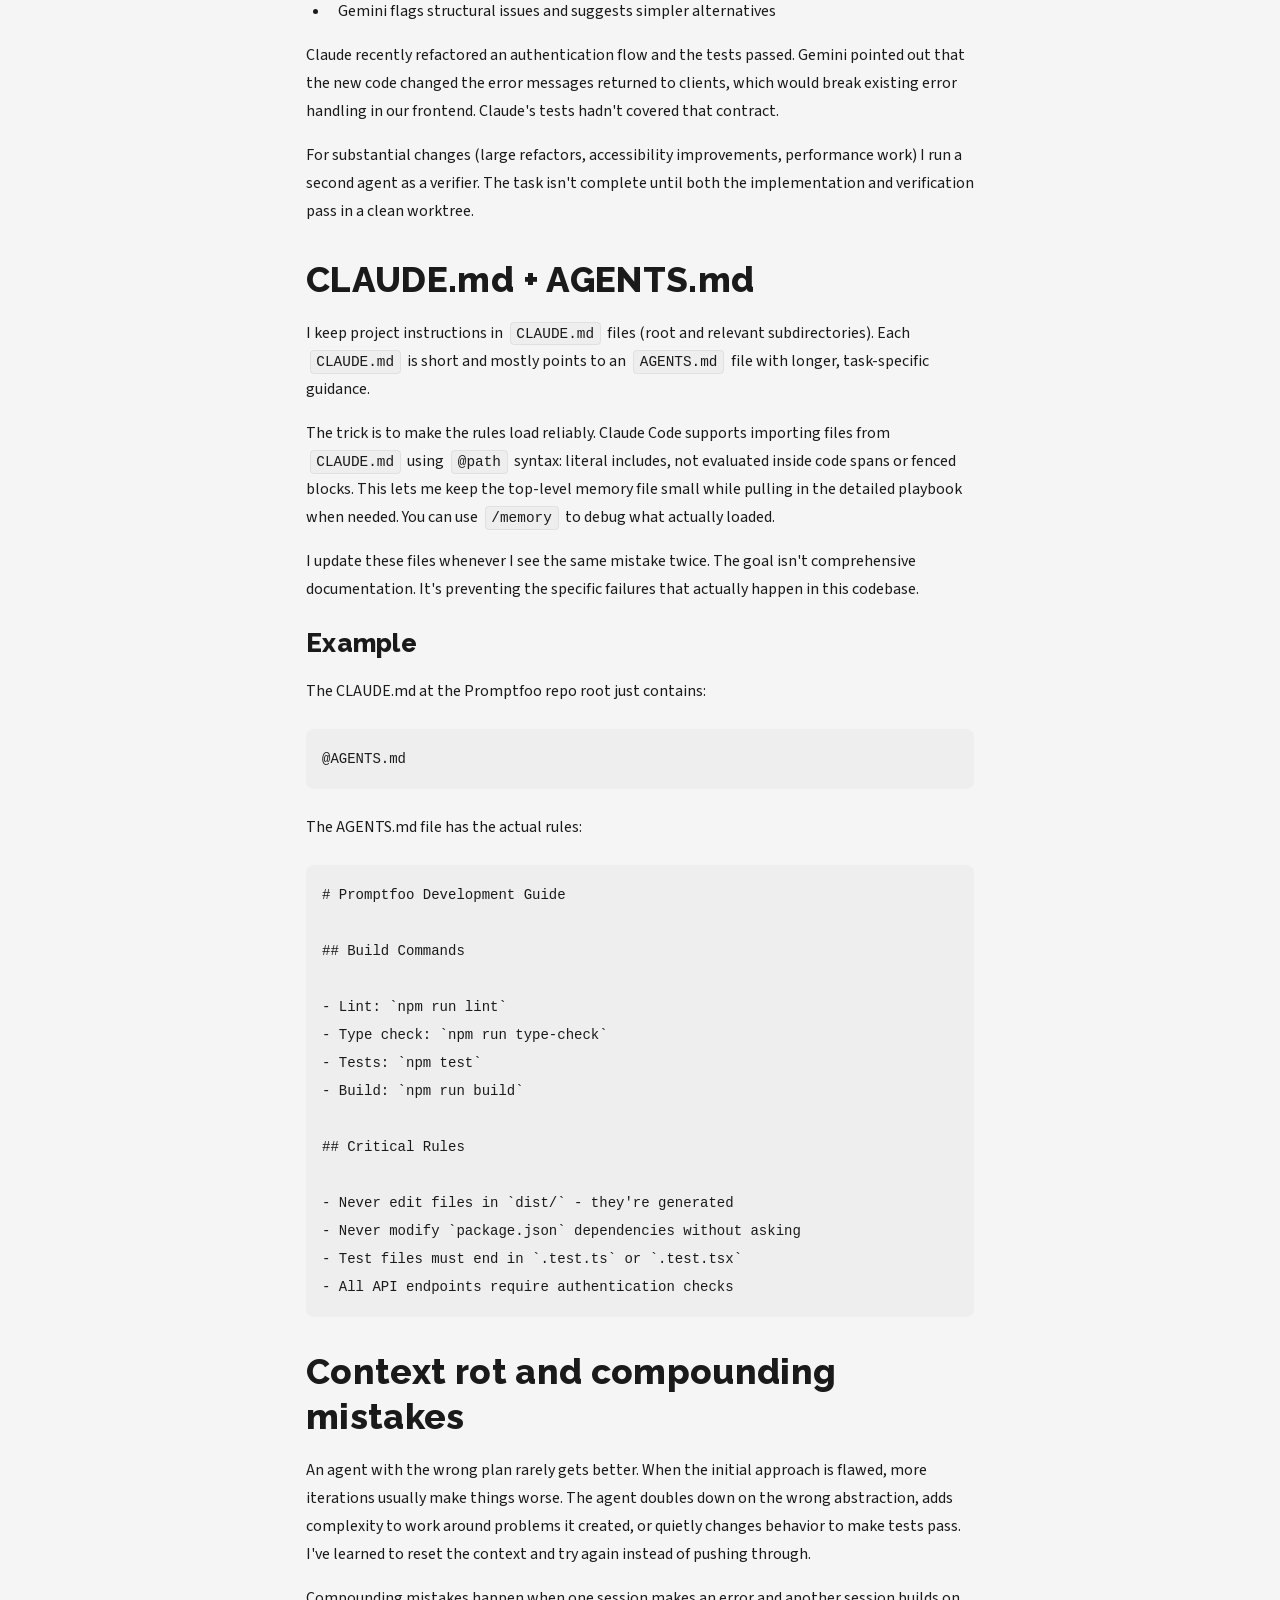
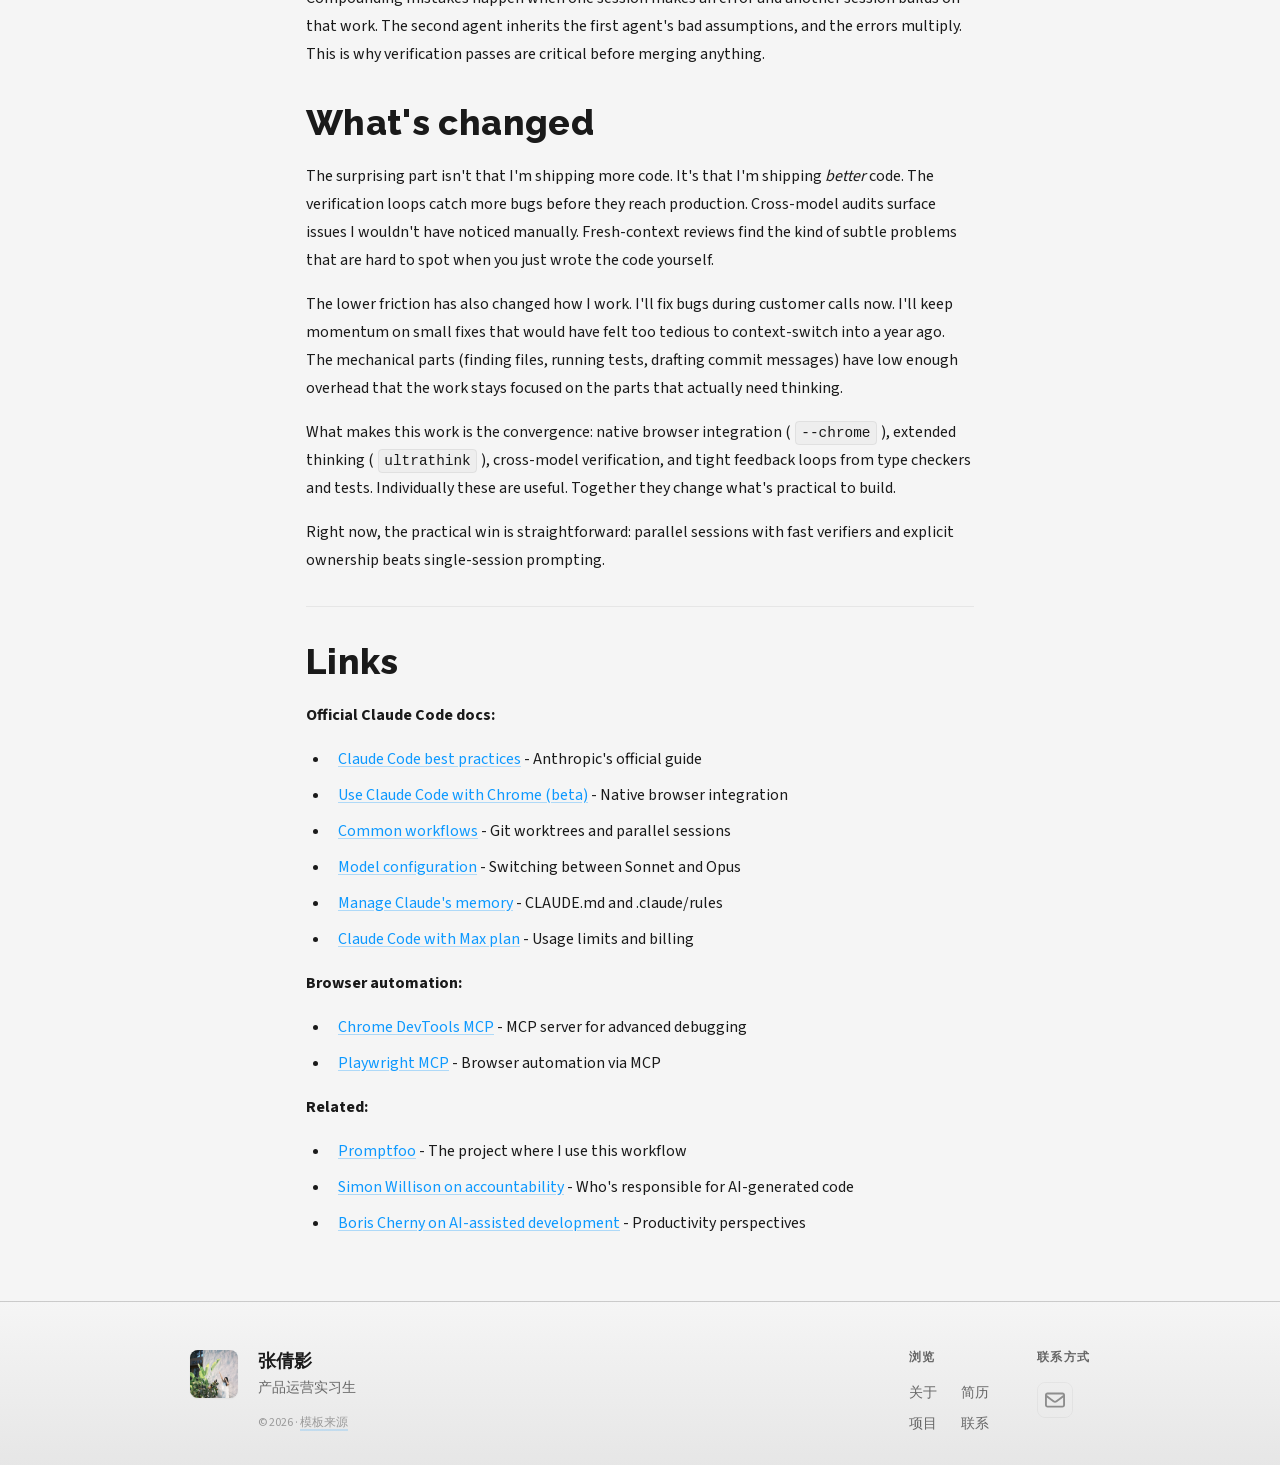
<file: writing/shipping-with-claude-code/index.html>
<!DOCTYPE html><!--EH5hfFubOTfuYgAp0MLqk--><html lang="en" class="source_sans_3_b4b8baf9-module__d0kohG__variable raleway_3c2bfd15-module__T0_MJG__variable"><head><meta charSet="utf-8"/><meta name="viewport" content="width=device-width, initial-scale=1"/><link rel="preload" href="/_next/static/media/47df9ba1c7236d3b-s.p.7bbb93ea.woff2" as="font" crossorigin="" type="font/woff2"/><link rel="preload" href="/_next/static/media/c825fd02acae0153-s.p.1692d83b.woff2" as="font" crossorigin="" type="font/woff2"/><link rel="stylesheet" href="/_next/static/chunks/00f484feee1a6010.css" data-precedence="next"/><link rel="preload" as="script" fetchPriority="low" href="/_next/static/chunks/55fff0aad5fc101e.js"/><script src="/_next/static/chunks/aa738914f7a2fc1d.js" async=""></script><script src="/_next/static/chunks/ae2a127822adcdc1.js" async=""></script><script src="/_next/static/chunks/c3f46326fa651de2.js" async=""></script><script src="/_next/static/chunks/turbopack-a39da94efcc15593.js" async=""></script><script src="/_next/static/chunks/a5694de5572f6771.js" async=""></script><script src="/_next/static/chunks/fd83b9409e91cd68.js" async=""></script><script src="/_next/static/chunks/61aaecc94655ba98.js" async=""></script><script src="/_next/static/chunks/882123ad6db0c8c2.js" async=""></script><meta name="next-size-adjust" content=""/><title>What I learned shipping 1,000+ PRs with Claude Code | 张倩影</title><meta name="description" content="Notes from using Claude Code in parallel git worktrees: Plan Mode, ultrathink, verification loops, and Chrome automation."/><meta name="author" content="张倩影"/><meta name="keywords" content="张倩影,产品运营,内容运营,策略运营,互联网运营,设计"/><meta name="creator" content="张倩影"/><meta name="robots" content="index, follow"/><meta name="googlebot" content="index, follow, max-video-preview:-1, max-image-preview:large, max-snippet:-1"/><meta property="og:title" content="What I learned shipping 1,000+ PRs with Claude Code"/><meta property="og:description" content="Notes from using Claude Code in parallel git worktrees: Plan Mode, ultrathink, verification loops, and Chrome automation."/><meta property="og:url" content="https://rico-zhangqy.github.io/writing/shipping-with-claude-code/"/><meta property="og:type" content="article"/><meta property="article:published_time" content="2026-01-03"/><meta property="article:author" content="张倩影"/><meta name="twitter:card" content="summary_large_image"/><meta name="twitter:title" content="What I learned shipping 1,000+ PRs with Claude Code"/><meta name="twitter:description" content="Notes from using Claude Code in parallel git worktrees: Plan Mode, ultrathink, verification loops, and Chrome automation."/><link rel="icon" href="/favicon.ico?favicon.1e9db811.ico" sizes="32x32" type="image/x-icon"/><script>(self.__next_s=self.__next_s||[]).push([0,{"children":"(function(){try{var t=localStorage.getItem('theme');if(t==='dark'||t==='light'){document.documentElement.setAttribute('data-theme',t)}else if(window.matchMedia('(prefers-color-scheme:dark)').matches){document.documentElement.setAttribute('data-theme','dark')}else{document.documentElement.setAttribute('data-theme','light')}}catch(e){}})();","id":"theme-init"}])</script><script src="/_next/static/chunks/a6dad97d9634a72d.js" noModule=""></script></head><body><div hidden=""><!--$--><!--/$--></div><div class="site-wrapper"><header class="site-header"><a class="site-logo" href="/"><span class="logo-text">MD</span></a><nav class="nav-links"><a class="nav-link " href="/about/">关于</a><a class="nav-link " href="/resume/">简历</a><a class="nav-link active" aria-current="page" href="/writing/">文章</a><a class="nav-link " href="/stats/">统计</a><a class="nav-link " href="/contact/">联系</a><a class="nav-link " href="/projects/">项目</a></nav><div class="nav-actions"><div class="theme-toggle-placeholder"></div><div class="hamburger-container"><nav class="main" id="hamburger-nav"><ul><li class="menu"><button type="button" class="hamburger-button" aria-label="Open navigation menu" aria-expanded="false" aria-controls="mobile-nav-menu"><span class="hamburger-icon"><span></span><span></span><span></span></span></button></li></ul></nav></div></div></header><div class="page-container"><main class="page-main"><script type="application/ld+json">{"@context":"https://schema.org","@type":"BlogPosting","headline":"What I learned shipping 1,000+ PRs with Claude Code","description":"Notes from using Claude Code in parallel git worktrees: Plan Mode, ultrathink, verification loops, and Chrome automation.","image":"https://rico-zhangqy.github.io/images/me.jpg","datePublished":"2026-01-03","dateModified":"2026-01-03","url":"https://rico-zhangqy.github.io/writing/shipping-with-claude-code","author":{"@type":"Person","name":"张倩影","url":"https://rico-zhangqy.github.io"},"publisher":{"@type":"Person","name":"张倩影","url":"https://rico-zhangqy.github.io","logo":{"@type":"ImageObject","url":"https://rico-zhangqy.github.io/images/me.jpg"}},"mainEntityOfPage":{"@type":"WebPage","@id":"https://rico-zhangqy.github.io/writing/shipping-with-claude-code"}}</script><article class="post-page"><header class="post-header"><time class="post-date" dateTime="2026-01-03">January 3, 2026</time><h1 class="post-title">What I learned shipping 1,000+ PRs with Claude Code</h1><p class="post-description">Notes from using Claude Code in parallel git worktrees: Plan Mode, ultrathink, verification loops, and Chrome automation.</p></header><div class="post-content prose"><div><h2 id="context">Context</h2><p>I spend most of my time building <a href="https://github.com/promptfoo/promptfoo">Promptfoo</a>, an open-source LLM evaluation tool. I was an avid Cursor user before experimenting with Claude Code earlier in 2025, but usage picked up significantly in July. By the end of that month I was spending close to $10K in API credits, just on interactive development work, not production traffic.</p><p><img alt="Anthropic API costs for July 2025 showing $9,986.20 in token usage" loading="lazy" width="1200" height="630" decoding="async" data-nimg="1" style="color:transparent;width:100%;height:auto" src="/images/writing/api-costs-july-2025.png"/></p><p>Anthropic gave us a generous credit grant for Promptfoo, so this didn&#x27;t actually cost us anything, but I&#x27;m grateful for their support. At that usage volume, switching to a Max subscription made sense. I now run two Max subscriptions because I hit the weekly usage limits on a single account.</p><p>Over the course of 2025, I&#x27;ve merged 1,000+ PRs to Promptfoo using this approach. What follows are notes on what I&#x27;ve learned about making parallel agents work in practice.</p><h2 id="my-setup">My setup</h2><p>Here&#x27;s what I&#x27;m currently running:</p><ul><li><strong>Two Max subscriptions.</strong> I hit weekly limits on one account when I&#x27;m running multiple long sessions, so I rotate between two accounts. At my usage, Max pricing is materially cheaper than paying API rates for interactive dev.</li><li><strong>Ghostty with six panes + notifications.</strong> Four panes are independent working copies of the same repo (git worktrees), plus two panes for other projects. I rely on Ghostty&#x27;s bell/attention notifications as a scheduler: when a pane &quot;dings,&quot; I either merge the diff or push it back with one follow-up.</li><li><strong>Four parallel worktrees.</strong> Each task gets its own worktree so sessions don&#x27;t collide, and I can review diffs in isolation.</li><li><strong>Opus 4.5 as my configured default.</strong> Claude Code defaults to Sonnet 4.5, but I run Opus 4.5 as my personal default for this workflow because I care more about correctness than latency, and I&#x27;m usually running several sessions anyway.</li><li><strong>Plan-first workflow.</strong> For non-trivial tasks I start in Plan Mode, write the plan to a file, review it, then switch to implementation. More on this below.</li><li><strong>Cross-model verification.</strong> I use the Codex CLI and Gemini CLI for second opinions. I also occasionally run isolated throwaway repros in separate environments to test edge cases without touching the main codebase.</li></ul><p>The throughput gain comes from concurrency plus verifiers, not prompt tricks.</p><h2 id="the-workflow">The workflow</h2><ol start="1"><li>Start in Plan Mode for anything non-trivial</li><li>Write the plan to a file in-repo, then review it</li><li>Implement in a dedicated worktree with fast checks (tsc/tests/lint)</li><li>Verify in a clean worktree and in the browser</li><li>Cross-model audit for changes that touch contracts, auth, or security</li><li>Only then: PR + merge</li></ol><h2 id="on-using---dangerously-skip-permissions">On using <code>--dangerously-skip-permissions</code></h2><p>I run Claude Code with the <code>--dangerously-skip-permissions</code> flag on these projects.</p><p>This is probably a bad idea. The flag disables all permission prompts for file edits and shell commands, which means Claude can modify any file or run any command without asking. I expect this will eventually cause a problem. But the friction of approving every edit and command (dozens per session) breaks the flow that makes parallel agents useful.</p><p>If you want this workflow without the risk, the official recommendation is to run it in an isolated environment (container or similar). Claude Code also offers <code>/sandbox</code> mode for filesystem and network isolation of bash commands, which is safer than bypassing permissions entirely.</p><p>For anything unfamiliar, I start in Plan Mode first, then switch to implementation. Claude Code&#x27;s write boundary is scoped to the directory it&#x27;s started in, which helps for file edits, but bypassing permission prompts is still &quot;arbitrary commands without human review.&quot;</p><p>For these specific repositories, with git as a safety net and the ability to quickly review diffs, I&#x27;ve decided the productivity gain is worth the risk. Your situation is probably different.</p><h2 id="verification-layers">Verification layers</h2><p>I&#x27;ve found that models improve significantly when they can verify their own work. Each layer of verification seems to help:</p><ul><li><strong>Type checkers.</strong> TypeScript catches type errors immediately. Claude can see the tsc output, adjust, and re-run within the same task.</li><li><strong>Unit tests.</strong> Fast, targeted feedback. Claude runs them after changes and can see exactly what broke.</li><li><strong>Linters and formatters.</strong> Catch style drift and build failures before they accumulate across files.</li><li><strong>Browser automation.</strong> Claude can navigate actual web pages, fill forms, and verify UI behavior. More on this below.</li></ul><p>When the agent can run <code>tsc</code> and a fast test suite, it converges in fewer iterations and I see fewer speculative edits. The tighter the feedback loop, the fewer bad guesses make it into the final diff.</p><h2 id="browser-automation---chrome-for-interaction-playwright-mcp-for-screenshots">Browser automation: <code>--chrome</code> for interaction, Playwright MCP for screenshots</h2><p>I use native Chrome integration (<code>claude --chrome</code>) for interactive web workflows: reproduce UI bugs, test forms, and inspect console/network output. It&#x27;s low ceremony and stays inside my normal browser session.</p><p>Chrome mode is great for interaction; for deterministic screenshot artifacts I still use Playwright MCP. I want saved files in PRs and issue threads, and Playwright handles that workflow reliably.</p><h2 id="division-of-labor">Division of labor</h2><p>These verification layers work because Claude and I have a clear division of labor. The agent finds the right files, makes edits, runs verification tools, navigates browser interfaces, and drafts commits and PR descriptions. I set the goal and constraints, review diffs for correctness and unintended behavior changes, run cross-model audits for important changes, and decide when something is ready to ship. As <a href="https://simonwillison.net/2025/Dec/18/code-proven-to-work/">Simon Willison notes</a>, a computer can never be held accountable. Claude does the implementation work; I own the outcome.</p><h2 id="plan-mode--writing-plans-to-files">Plan Mode + writing plans to files</h2><p>For multi-file changes, I start in Plan Mode so the agent does a read-only pass: locate files, read code, and propose steps. You can toggle it with Shift+Tab, or start there with:</p><pre><code class="language-bash lang-bash">claude --permission-mode plan</code></pre><p>When the plan looks right, I switch out of Plan Mode and have it write the plan into <code>docs/plans/&lt;task&gt;.md</code>. Then I implement against that file like a checklist.</p><p>The plan file also survives context resets and makes it easier to hand a task to a different session later.</p><h2 id="extended-thinking-and-when-i-use-ultrathink">Extended thinking and when I use <code>ultrathink</code></h2><p>Opus 4.5 has extended thinking enabled by default, but I still use <code>ultrathink</code> explicitly for the cases where I want the agent to slow down: security review, auth changes, and multi-step refactors.</p><p>Example:</p><pre><code>ultrathink: audit this diff for security issues and behavior changes</code></pre><p>In Claude Code, <code>ultrathink</code> is the keyword that allocates a per-request thinking budget. Other phrases like &quot;think hard&quot; read like emphasis, but they don&#x27;t allocate thinking tokens. This only works as described when <code>MAX_THINKING_TOKENS</code> is not set; if you&#x27;ve set that environment variable, it overrides the per-request <code>ultrathink</code> behavior.</p><h2 id="examples-of-what-this-enables">Examples of what this enables</h2><h3 id="a-7-year-old-winston-bug">A 7-year-old Winston bug</h3><p>I was debugging a logging issue in Promptfoo and asked Claude to investigate. Instead of patching our code, it identified a bug in the Winston package that had been there since 2018: <code>logger.end()</code> could emit the <code>finish</code> event before the file write actually completed. You could call <code>logger.end()</code> followed by <code>process.exit()</code> and lose your last few log lines.</p><p>Claude asked if I wanted to open a PR upstream. It wouldn&#x27;t have occurred to me to look there.</p><p>The fix involved adding a <code>_final()</code> hook to Winston&#x27;s File transport so the stream waits for the underlying <code>fs.WriteStream</code> to finish flushing. Claude wrote a minimal reproduction case and regression tests, then <a href="https://github.com/winstonjs/winston/pull/2594">opened the PR</a>. The Winston maintainers merged it, and <a href="https://github.com/winstonjs/winston/releases/tag/v3.19.0">the fix shipped in v3.19.0</a>.</p><h3 id="static-analysis-and-security-work">Static analysis and security work</h3><p>A significant portion of my work involves static analysis. At Promptfoo I&#x27;ve built <a href="https://www.promptfoo.dev/docs/code-scanning/">code scanning</a> and <a href="https://www.promptfoo.dev/docs/model-audit/">model audit</a> features. I also audit other open-source projects, which has resulted in dozens of disclosed security vulnerabilities.</p><p>Claude Code handles much of the mechanical overhead: locating relevant files, tracing data flows through a codebase, drafting fixes, running verification checks. I work with agents to reproduce and verify vulnerabilities.</p><h3 id="volume">Volume</h3><p>Running 6 panes in parallel lets work proceed concurrently: one agent implements a feature while another runs verification; a third reviews diffs or explores edge cases. No waiting, minimal context switching.</p><p>In 2025 I merged 1,000+ PRs to Promptfoo:</p><p><a href="https://github.com/mldangelo?tab=overview&amp;from=2025-01-01&amp;to=2025-12-31"><img alt="8,482 GitHub contributions in 2025" loading="lazy" width="1200" height="630" decoding="async" data-nimg="1" style="color:transparent;width:100%;height:auto" src="/images/writing/github-contributions-2025.png"/></a></p><p><em>This graph includes commits, PRs, reviews, and issue activity. I&#x27;m using it as a rough proxy for output.</em></p><p>For comparison, I had <a href="https://github.com/mldangelo?tab=overview&amp;from=2024-01-01&amp;to=2024-12-31">5,396 contributions in 2024</a>, before these workflows were mature. Same person, different tooling.</p><h2 id="using-multiple-models-for-verification">Using multiple models for verification</h2><p>I regularly check Claude&#x27;s work using other models: running the Codex CLI and Gemini CLI in separate sessions.</p><p>Different model families seem to have different blind spots:</p><ul><li>Claude sometimes introduces unnecessary abstractions or adds flexibility that isn&#x27;t needed</li><li>Codex catches edge cases and type inconsistencies that Claude misses</li><li>Gemini flags structural issues and suggests simpler alternatives</li></ul><p>Claude recently refactored an authentication flow and the tests passed. Gemini pointed out that the new code changed the error messages returned to clients, which would break existing error handling in our frontend. Claude&#x27;s tests hadn&#x27;t covered that contract.</p><p>For substantial changes (large refactors, accessibility improvements, performance work) I run a second agent as a verifier. The task isn&#x27;t complete until both the implementation and verification pass in a clean worktree.</p><h2 id="claudemd--agentsmd">CLAUDE.md + AGENTS.md</h2><p>I keep project instructions in <code>CLAUDE.md</code> files (root and relevant subdirectories). Each <code>CLAUDE.md</code> is short and mostly points to an <code>AGENTS.md</code> file with longer, task-specific guidance.</p><p>The trick is to make the rules load reliably. Claude Code supports importing files from <code>CLAUDE.md</code> using <code>@path</code> syntax: literal includes, not evaluated inside code spans or fenced blocks. This lets me keep the top-level memory file small while pulling in the detailed playbook when needed. You can use <code>/memory</code> to debug what actually loaded.</p><p>I update these files whenever I see the same mistake twice. The goal isn&#x27;t comprehensive documentation. It&#x27;s preventing the specific failures that actually happen in this codebase.</p><h3 id="example">Example</h3><p>The CLAUDE.md at the Promptfoo repo root just contains:</p><pre><code class="language-markdown lang-markdown">@AGENTS.md</code></pre><p>The AGENTS.md file has the actual rules:</p><pre><code class="language-markdown lang-markdown"># Promptfoo Development Guide

## Build Commands

- Lint: `npm run lint`
- Type check: `npm run type-check`
- Tests: `npm test`
- Build: `npm run build`

## Critical Rules

- Never edit files in `dist/` - they&#x27;re generated
- Never modify `package.json` dependencies without asking
- Test files must end in `.test.ts` or `.test.tsx`
- All API endpoints require authentication checks</code></pre><h2 id="context-rot-and-compounding-mistakes">Context rot and compounding mistakes</h2><p>An agent with the wrong plan rarely gets better. When the initial approach is flawed, more iterations usually make things worse. The agent doubles down on the wrong abstraction, adds complexity to work around problems it created, or quietly changes behavior to make tests pass. I&#x27;ve learned to reset the context and try again instead of pushing through.</p><p>Compounding mistakes happen when one session makes an error and another session builds on that work. The second agent inherits the first agent&#x27;s bad assumptions, and the errors multiply. This is why verification passes are critical before merging anything.</p><h2 id="whats-changed">What&#x27;s changed</h2><p>The surprising part isn&#x27;t that I&#x27;m shipping more code. It&#x27;s that I&#x27;m shipping <em>better</em> code. The verification loops catch more bugs before they reach production. Cross-model audits surface issues I wouldn&#x27;t have noticed manually. Fresh-context reviews find the kind of subtle problems that are hard to spot when you just wrote the code yourself.</p><p>The lower friction has also changed how I work. I&#x27;ll fix bugs during customer calls now. I&#x27;ll keep momentum on small fixes that would have felt too tedious to context-switch into a year ago. The mechanical parts (finding files, running tests, drafting commit messages) have low enough overhead that the work stays focused on the parts that actually need thinking.</p><p>What makes this work is the convergence: native browser integration (<code>--chrome</code>), extended thinking (<code>ultrathink</code>), cross-model verification, and tight feedback loops from type checkers and tests. Individually these are useful. Together they change what&#x27;s practical to build.</p><p>Right now, the practical win is straightforward: parallel sessions with fast verifiers and explicit ownership beats single-session prompting.</p><hr/><h2 id="links">Links</h2><p><strong>Official Claude Code docs:</strong></p><ul><li><a href="https://www.anthropic.com/engineering/claude-code-best-practices">Claude Code best practices</a> - Anthropic&#x27;s official guide</li><li><a href="https://code.claude.com/docs/en/chrome">Use Claude Code with Chrome (beta)</a> - Native browser integration</li><li><a href="https://code.claude.com/docs/en/common-workflows">Common workflows</a> - Git worktrees and parallel sessions</li><li><a href="https://code.claude.com/docs/en/model-config">Model configuration</a> - Switching between Sonnet and Opus</li><li><a href="https://code.claude.com/docs/en/memory">Manage Claude&#x27;s memory</a> - CLAUDE.md and .claude/rules</li><li><a href="https://support.claude.com/en/articles/11145838-using-claude-code-with-your-pro-or-max-plan">Claude Code with Max plan</a> - Usage limits and billing</li></ul><p><strong>Browser automation:</strong></p><ul><li><a href="https://github.com/ChromeDevTools/chrome-devtools-mcp">Chrome DevTools MCP</a> - MCP server for advanced debugging</li><li><a href="https://github.com/microsoft/playwright-mcp">Playwright MCP</a> - Browser automation via MCP</li></ul><p><strong>Related:</strong></p><ul><li><a href="https://github.com/promptfoo/promptfoo">Promptfoo</a> - The project where I use this workflow</li><li><a href="https://simonwillison.net/2025/Dec/18/code-proven-to-work/">Simon Willison on accountability</a> - Who&#x27;s responsible for AI-generated code</li><li><a href="https://x.com/bcherny/status/2007179832300581177">Boris Cherny on AI-assisted development</a> - Productivity perspectives</li></ul></div></div></article></main><footer class="site-footer-new"><div class="footer-content"><div class="footer-identity"><a class="footer-avatar" href="/"><span class="theme-portrait "><img src="/images/me-light.jpg" alt="Michael D&#x27;Angelo" width="80" height="80" loading="lazy" decoding="async" class="theme-portrait-light"/><img src="/images/me-dark.jpg" alt="Michael D&#x27;Angelo" width="80" height="80" loading="lazy" decoding="async" class="theme-portrait-dark" aria-hidden="true"/></span></a><div class="footer-info"><h3>张倩影</h3><p class="footer-role">产品运营实习生</p><p class="footer-copyright">© <!-- -->2026<!-- --> ·<!-- --> <a href="https://github.com/mldangelo/personal-site" target="_blank" rel="noopener noreferrer">模板来源</a></p></div></div><div class="footer-right"><nav class="footer-links" aria-labelledby="footer-links-heading"><h4 id="footer-links-heading" class="footer-links-label">浏览</h4><div class="footer-links-grid"><a href="/about/">关于</a><a href="/resume/">简历</a><a href="/projects/">项目</a><a href="/contact/">联系</a></div></nav><div class="footer-social" aria-labelledby="footer-social-heading"><h4 id="footer-social-heading" class="footer-social-label">联系方式</h4><ul class="icons"><li><a href="mailto:1641753761@qq.com" aria-label="邮箱 (opens in new tab)" target="_blank" rel="noopener noreferrer"><svg data-prefix="far" data-icon="envelope" class="svg-inline--fa fa-envelope size-5" role="img" viewBox="0 0 512 512" aria-hidden="true"><path fill="currentColor" d="M61.4 64C27.5 64 0 91.5 0 125.4 0 126.3 0 127.1 .1 128L0 128 0 384c0 35.3 28.7 64 64 64l384 0c35.3 0 64-28.7 64-64l0-256-.1 0c0-.9 .1-1.7 .1-2.6 0-33.9-27.5-61.4-61.4-61.4L61.4 64zM464 192.3L464 384c0 8.8-7.2 16-16 16L64 400c-8.8 0-16-7.2-16-16l0-191.7 154.8 117.4c31.4 23.9 74.9 23.9 106.4 0L464 192.3zM48 125.4C48 118 54 112 61.4 112l389.2 0c7.4 0 13.4 6 13.4 13.4 0 4.2-2 8.2-5.3 10.7L280.2 271.5c-14.3 10.8-34.1 10.8-48.4 0L53.3 136.1c-3.3-2.5-5.3-6.5-5.3-10.7z"></path></svg></a></li></ul></div></div></div></footer></div><!--$--><!--/$--></div><script src="/_next/static/chunks/55fff0aad5fc101e.js" id="_R_" async=""></script><script>(self.__next_f=self.__next_f||[]).push([0])</script><script>self.__next_f.push([1,"1:\"$Sreact.fragment\"\n2:I[75528,[\"/_next/static/chunks/a5694de5572f6771.js\"],\"\"]\n3:I[54511,[\"/_next/static/chunks/a5694de5572f6771.js\"],\"default\"]\n4:I[3586,[\"/_next/static/chunks/a5694de5572f6771.js\"],\"default\"]\n5:I[40456,[\"/_next/static/chunks/fd83b9409e91cd68.js\",\"/_next/static/chunks/61aaecc94655ba98.js\"],\"default\"]\n6:I[64934,[\"/_next/static/chunks/fd83b9409e91cd68.js\",\"/_next/static/chunks/61aaecc94655ba98.js\"],\"default\"]\n7:I[59599,[\"/_next/static/chunks/a5694de5572f6771.js\",\"/_next/static/chunks/882123ad6db0c8c2.js\"],\"\"]\n9:I[93151,[\"/_next/static/chunks/fd83b9409e91cd68.js\",\"/_next/static/chunks/61aaecc94655ba98.js\"],\"OutletBoundary\"]\na:\"$Sreact.suspense\"\nc:I[93151,[\"/_next/static/chunks/fd83b9409e91cd68.js\",\"/_next/static/chunks/61aaecc94655ba98.js\"],\"ViewportBoundary\"]\ne:I[93151,[\"/_next/static/chunks/fd83b9409e91cd68.js\",\"/_next/static/chunks/61aaecc94655ba98.js\"],\"MetadataBoundary\"]\n10:I[50256,[],\"default\"]\n:HL[\"/_next/static/chunks/00f484feee1a6010.css\",\"style\"]\n:HL[\"/_next/static/media/47df9ba1c7236d3b-s.p.7bbb93ea.woff2\",\"font\",{\"crossOrigin\":\"\",\"type\":\"font/woff2\"}]\n:HL[\"/_next/static/media/c825fd02acae0153-s.p.1692d83b.woff2\",\"font\",{\"crossOrigin\":\"\",\"type\":\"font/woff2\"}]\n"])</script><script>self.__next_f.push([1,"0:{\"P\":null,\"b\":\"EH5hfFubOTfuYgAp0MLqk\",\"c\":[\"\",\"writing\",\"shipping-with-claude-code\",\"\"],\"q\":\"\",\"i\":false,\"f\":[[[\"\",{\"children\":[\"writing\",{\"children\":[[\"slug\",\"shipping-with-claude-code\",\"d\"],{\"children\":[\"__PAGE__\",{}]}]}]},\"$undefined\",\"$undefined\",true],[[\"$\",\"$1\",\"c\",{\"children\":[[[\"$\",\"link\",\"0\",{\"rel\":\"stylesheet\",\"href\":\"/_next/static/chunks/00f484feee1a6010.css\",\"precedence\":\"next\",\"crossOrigin\":\"$undefined\",\"nonce\":\"$undefined\"}],[\"$\",\"script\",\"script-0\",{\"src\":\"/_next/static/chunks/a5694de5572f6771.js\",\"async\":true,\"nonce\":\"$undefined\"}]],[\"$\",\"html\",null,{\"lang\":\"en\",\"className\":\"source_sans_3_b4b8baf9-module__d0kohG__variable raleway_3c2bfd15-module__T0_MJG__variable\",\"suppressHydrationWarning\":true,\"children\":[[\"$\",\"head\",null,{\"children\":[\"$\",\"$L2\",null,{\"id\":\"theme-init\",\"strategy\":\"beforeInteractive\",\"children\":\"(function(){try{var t=localStorage.getItem('theme');if(t==='dark'||t==='light'){document.documentElement.setAttribute('data-theme',t)}else if(window.matchMedia('(prefers-color-scheme:dark)').matches){document.documentElement.setAttribute('data-theme','dark')}else{document.documentElement.setAttribute('data-theme','light')}}catch(e){}})();\"}]}],[\"$\",\"body\",null,{\"children\":[[\"$\",\"$L3\",null,{}],[\"$\",\"div\",null,{\"className\":\"site-wrapper\",\"children\":[[\"$\",\"$L4\",null,{}],[\"$\",\"$L5\",null,{\"parallelRouterKey\":\"children\",\"error\":\"$undefined\",\"errorStyles\":\"$undefined\",\"errorScripts\":\"$undefined\",\"template\":[\"$\",\"$L6\",null,{}],\"templateStyles\":\"$undefined\",\"templateScripts\":\"$undefined\",\"notFound\":[[\"$\",\"main\",null,{\"className\":\"not-found-page\",\"children\":[\"$\",\"div\",null,{\"className\":\"not-found-content\",\"children\":[[\"$\",\"span\",null,{\"className\":\"not-found-code\",\"children\":\"404\"}],[\"$\",\"h1\",null,{\"className\":\"not-found-title\",\"children\":\"Page Not Found\"}],[\"$\",\"p\",null,{\"className\":\"not-found-message\",\"children\":\"The page you're looking for doesn't exist or has been moved.\"}],[\"$\",\"div\",null,{\"className\":\"not-found-actions\",\"children\":[[\"$\",\"$L7\",null,{\"href\":\"/\",\"className\":\"not-found-button\",\"children\":\"Go Home\"}],[\"$\",\"$L7\",null,{\"href\":\"/contact\",\"className\":\"not-found-link\",\"children\":\"Contact Me\"}]]}]]}]}],[]],\"forbidden\":\"$undefined\",\"unauthorized\":\"$undefined\"}]]}],null]}]]}]]}],{\"children\":[[\"$\",\"$1\",\"c\",{\"children\":[null,[\"$\",\"$L5\",null,{\"parallelRouterKey\":\"children\",\"error\":\"$undefined\",\"errorStyles\":\"$undefined\",\"errorScripts\":\"$undefined\",\"template\":[\"$\",\"$L6\",null,{}],\"templateStyles\":\"$undefined\",\"templateScripts\":\"$undefined\",\"notFound\":\"$undefined\",\"forbidden\":\"$undefined\",\"unauthorized\":\"$undefined\"}]]}],{\"children\":[[\"$\",\"$1\",\"c\",{\"children\":[null,[\"$\",\"$L5\",null,{\"parallelRouterKey\":\"children\",\"error\":\"$undefined\",\"errorStyles\":\"$undefined\",\"errorScripts\":\"$undefined\",\"template\":[\"$\",\"$L6\",null,{}],\"templateStyles\":\"$undefined\",\"templateScripts\":\"$undefined\",\"notFound\":\"$undefined\",\"forbidden\":\"$undefined\",\"unauthorized\":\"$undefined\"}]]}],{\"children\":[[\"$\",\"$1\",\"c\",{\"children\":[\"$L8\",[[\"$\",\"script\",\"script-0\",{\"src\":\"/_next/static/chunks/882123ad6db0c8c2.js\",\"async\":true,\"nonce\":\"$undefined\"}]],[\"$\",\"$L9\",null,{\"children\":[\"$\",\"$a\",null,{\"name\":\"Next.MetadataOutlet\",\"children\":\"$@b\"}]}]]}],{},null,false,false]},null,false,false]},null,false,false]},null,false,false],[\"$\",\"$1\",\"h\",{\"children\":[null,[\"$\",\"$Lc\",null,{\"children\":\"$Ld\"}],[\"$\",\"div\",null,{\"hidden\":true,\"children\":[\"$\",\"$Le\",null,{\"children\":[\"$\",\"$a\",null,{\"name\":\"Next.Metadata\",\"children\":\"$Lf\"}]}]}],[\"$\",\"meta\",null,{\"name\":\"next-size-adjust\",\"content\":\"\"}]]}],false]],\"m\":\"$undefined\",\"G\":[\"$10\",[]],\"S\":true}\n"])</script><script>self.__next_f.push([1,"11:I[17883,[\"/_next/static/chunks/a5694de5572f6771.js\",\"/_next/static/chunks/882123ad6db0c8c2.js\"],\"Image\"]\n"])</script><script>self.__next_f.push([1,"8:[\"$\",\"div\",null,{\"className\":\"page-container\",\"children\":[[\"$\",\"main\",null,{\"className\":\"page-main\",\"children\":[[\"$\",\"script\",null,{\"type\":\"application/ld+json\",\"dangerouslySetInnerHTML\":{\"__html\":\"{\\\"@context\\\":\\\"https://schema.org\\\",\\\"@type\\\":\\\"BlogPosting\\\",\\\"headline\\\":\\\"What I learned shipping 1,000+ PRs with Claude Code\\\",\\\"description\\\":\\\"Notes from using Claude Code in parallel git worktrees: Plan Mode, ultrathink, verification loops, and Chrome automation.\\\",\\\"image\\\":\\\"https://rico-zhangqy.github.io/images/me.jpg\\\",\\\"datePublished\\\":\\\"2026-01-03\\\",\\\"dateModified\\\":\\\"2026-01-03\\\",\\\"url\\\":\\\"https://rico-zhangqy.github.io/writing/shipping-with-claude-code\\\",\\\"author\\\":{\\\"@type\\\":\\\"Person\\\",\\\"name\\\":\\\"张倩影\\\",\\\"url\\\":\\\"https://rico-zhangqy.github.io\\\"},\\\"publisher\\\":{\\\"@type\\\":\\\"Person\\\",\\\"name\\\":\\\"张倩影\\\",\\\"url\\\":\\\"https://rico-zhangqy.github.io\\\",\\\"logo\\\":{\\\"@type\\\":\\\"ImageObject\\\",\\\"url\\\":\\\"https://rico-zhangqy.github.io/images/me.jpg\\\"}},\\\"mainEntityOfPage\\\":{\\\"@type\\\":\\\"WebPage\\\",\\\"@id\\\":\\\"https://rico-zhangqy.github.io/writing/shipping-with-claude-code\\\"}}\"}}],[\"$\",\"article\",null,{\"className\":\"post-page\",\"children\":[[\"$\",\"header\",null,{\"className\":\"post-header\",\"children\":[[\"$\",\"time\",null,{\"className\":\"post-date\",\"dateTime\":\"2026-01-03\",\"children\":\"January 3, 2026\"}],[\"$\",\"h1\",null,{\"className\":\"post-title\",\"children\":\"What I learned shipping 1,000+ PRs with Claude Code\"}],[\"$\",\"p\",null,{\"className\":\"post-description\",\"children\":\"Notes from using Claude Code in parallel git worktrees: Plan Mode, ultrathink, verification loops, and Chrome automation.\"}]]}],[\"$\",\"div\",null,{\"className\":\"post-content prose\",\"children\":[[\"$\",\"div\",\"outer\",{\"children\":[[\"$\",\"h2\",\"0\",{\"id\":\"context\",\"className\":\"$undefined\",\"children\":[\"Context\"]}],[\"$\",\"p\",\"1\",{\"className\":\"$undefined\",\"children\":[\"I spend most of my time building \",[\"$\",\"a\",\"1\",{\"href\":\"https://github.com/promptfoo/promptfoo\",\"className\":\"$undefined\",\"children\":[\"Promptfoo\"]}],\", an open-source LLM evaluation tool. I was an avid Cursor user before experimenting with Claude Code earlier in 2025, but usage picked up significantly in July. By the end of that month I was spending close to $10K in API credits, just on interactive development work, not production traffic.\"]}],[\"$\",\"p\",\"2\",{\"className\":\"$undefined\",\"children\":[[\"$\",\"$L11\",\"0\",{\"src\":\"/images/writing/api-costs-july-2025.png\",\"alt\":\"Anthropic API costs for July 2025 showing $9,986.20 in token usage\",\"width\":1200,\"height\":630,\"loading\":\"lazy\",\"style\":{\"width\":\"100%\",\"height\":\"auto\"}}]]}],[\"$\",\"p\",\"3\",{\"className\":\"$undefined\",\"children\":[\"Anthropic gave us a generous credit grant for Promptfoo, so this didn't actually cost us anything, but I'm grateful for their support. At that usage volume, switching to a Max subscription made sense. I now run two Max subscriptions because I hit the weekly usage limits on a single account.\"]}],[\"$\",\"p\",\"4\",{\"className\":\"$undefined\",\"children\":[\"Over the course of 2025, I've merged 1,000+ PRs to Promptfoo using this approach. What follows are notes on what I've learned about making parallel agents work in practice.\"]}],[\"$\",\"h2\",\"5\",{\"id\":\"my-setup\",\"className\":\"$undefined\",\"children\":[\"My setup\"]}],[\"$\",\"p\",\"6\",{\"className\":\"$undefined\",\"children\":[\"Here's what I'm currently running:\"]}],[\"$\",\"ul\",\"7\",{\"start\":\"$undefined\",\"className\":\"$undefined\",\"children\":[[\"$\",\"li\",\"0\",{\"className\":\"$undefined\",\"children\":[[\"$\",\"strong\",\"0\",{\"className\":\"$undefined\",\"children\":[\"Two Max subscriptions.\"]}],\" I hit weekly limits on one account when I'm running multiple long sessions, so I rotate between two accounts. At my usage, Max pricing is materially cheaper than paying API rates for interactive dev.\"]}],[\"$\",\"li\",\"1\",{\"className\":\"$undefined\",\"children\":[[\"$\",\"strong\",\"0\",{\"className\":\"$undefined\",\"children\":[\"Ghostty with six panes + notifications.\"]}],\" Four panes are independent working copies of the same repo (git worktrees), plus two panes for other projects. I rely on Ghostty's bell/attention notifications as a scheduler: when a pane \\\"dings,\\\" I either merge the diff or push it back with one follow-up.\"]}],\"$L12\",\"$L13\",\"$L14\",\"$L15\"]}],\"$L16\",\"$L17\",\"$L18\",\"$L19\",\"$L1a\",\"$L1b\",\"$L1c\",\"$L1d\",\"$L1e\",\"$L1f\",\"$L20\",\"$L21\",\"$L22\",\"$L23\",\"$L24\",\"$L25\",\"$L26\",\"$L27\",\"$L28\",\"$L29\",\"$L2a\",\"$L2b\",\"$L2c\",\"$L2d\",\"$L2e\",\"$L2f\",\"$L30\",\"$L31\",\"$L32\",\"$L33\",\"$L34\",\"$L35\",\"$L36\",\"$L37\",\"$L38\",\"$L39\",\"$L3a\",\"$L3b\",\"$L3c\",\"$L3d\",\"$L3e\",\"$L3f\",\"$L40\",\"$L41\",\"$L42\",\"$L43\",\"$L44\",\"$L45\",\"$L46\",\"$L47\",\"$L48\",\"$L49\",\"$L4a\",\"$L4b\",\"$L4c\",\"$L4d\",\"$L4e\",\"$L4f\",\"$L50\",\"$L51\",\"$L52\",\"$L53\",\"$L54\",\"$L55\",\"$L56\",\"$L57\",\"$L58\",\"$L59\",\"$L5a\",\"$L5b\",\"$L5c\",\"$L5d\",\"$L5e\"]}]]}]]}]]}],\"$L5f\"]}]\n"])</script><script>self.__next_f.push([1,"12:[\"$\",\"li\",\"2\",{\"className\":\"$undefined\",\"children\":[[\"$\",\"strong\",\"0\",{\"className\":\"$undefined\",\"children\":[\"Four parallel worktrees.\"]}],\" Each task gets its own worktree so sessions don't collide, and I can review diffs in isolation.\"]}]\n13:[\"$\",\"li\",\"3\",{\"className\":\"$undefined\",\"children\":[[\"$\",\"strong\",\"0\",{\"className\":\"$undefined\",\"children\":[\"Opus 4.5 as my configured default.\"]}],\" Claude Code defaults to Sonnet 4.5, but I run Opus 4.5 as my personal default for this workflow because I care more about correctness than latency, and I'm usually running several sessions anyway.\"]}]\n14:[\"$\",\"li\",\"4\",{\"className\":\"$undefined\",\"children\":[[\"$\",\"strong\",\"0\",{\"className\":\"$undefined\",\"children\":[\"Plan-first workflow.\"]}],\" For non-trivial tasks I start in Plan Mode, write the plan to a file, review it, then switch to implementation. More on this below.\"]}]\n15:[\"$\",\"li\",\"5\",{\"className\":\"$undefined\",\"children\":[[\"$\",\"strong\",\"0\",{\"className\":\"$undefined\",\"children\":[\"Cross-model verification.\"]}],\" I use the Codex CLI and Gemini CLI for second opinions. I also occasionally run isolated throwaway repros in separate environments to test edge cases without touching the main codebase.\"]}]\n16:[\"$\",\"p\",\"8\",{\"className\":\"$undefined\",\"children\":[\"The throughput gain comes from concurrency plus verifiers, not prompt tricks.\"]}]\n17:[\"$\",\"h2\",\"9\",{\"id\":\"the-workflow\",\"className\":\"$undefined\",\"children\":[\"The workflow\"]}]\n18:[\"$\",\"ol\",\"10\",{\"start\":1,\"className\":\"$undefined\",\"children\":[[\"$\",\"li\",\"0\",{\"className\":\"$undefined\",\"children\":[\"Start in Plan Mode for anything non-trivial\"]}],[\"$\",\"li\",\"1\",{\"className\":\"$undefined\",\"children\":[\"Write the plan to a file in-repo, then review it\"]}],[\"$\",\"li\",\"2\",{\"className\":\"$undefined\",\"children\":[\"Implement in a dedicated worktree with fast checks (tsc/tests/lint)\"]}],[\"$\",\"li\",\"3\",{\"className\":\"$undefined\",\"children\":[\"Verify in a clean worktree and in the browser\"]}],[\"$\",\"li\",\"4\",{\"className\":\"$undefined\",\"children\":[\"Cross-model audit for changes that touch contracts, auth, or security\"]}],[\"$\",\"li\",\"5\",{\"className\":\"$undefined\",\"children\":[\"Only then: PR + merge\"]}]]}]\n19:[\"$\",\"h2\",\"11\",{\"id\":\"on-using---dangerously-skip-permissions\",\"className\":\"$undefined\",\"children\":[\"On using \",[\"$\",\"code\",\"1\",{\"className\":\"$undefined\",\"children\":\"--dangerously-skip-permissions\"}]]}]\n1a:[\"$\",\"p\",\"12\",{\"className\":\"$undefined\",\"children\":[\"I run Claude Code with the \",[\"$\",\"code\",\"1\",{\"className\":\"$undefined\",\"children\":\"--dangerously-skip-permissions\"}],\" flag on these projects.\"]}]\n1b:[\"$\",\"p\",\"13\",{\"className\":\"$undefined\",\"children\":[\"This is probably a bad idea. The flag disables all permission prompts for file edits and shell commands, which means Claude can modify any file or run any command without asking. I expect this will eventually cause a problem. But the friction of approving every edit and command (dozens per session) breaks the flow that makes parallel agents useful.\"]}]\n1c:[\"$\",\"p\",\"14\",{\"className\":\"$undefined\",\"children\":[\"If you want this workflow without the risk, the official recommendation is to run it in an isolated environment (container or similar). Claude Code also offers \",[\"$\",\"code\",\"1\",{\"className\":\"$undefined\",\"children\":\"/sandbox\"}],\" mode for filesystem and network isolation of bash commands, which is safer than bypassing permissions entirely.\"]}]\n1d:[\"$\",\"p\",\"15\",{\"className\":\"$undefined\",\"children\":[\"For anything unfamiliar, I start in Plan Mode first, then switch to implementation. Claude Code's write boundary is scoped to the directory it's started in, which helps for file edits, but bypassing permission prompts is still \\\"arbitrary commands without human review.\\\"\"]}]\n1e:[\"$\",\"p\",\"16\",{\"className\":\"$undefined\",\"children\":[\"For these specific repositories, with git as a safety net and the ability to quickly review diffs, I've decided the productivity gain is worth the risk. Your situation is probably different.\"]}]\n1f:[\"$\",\"h2\",\"17\",{\"id\":\"verification-layers\",\"className\":\"$undefined\",\"children\":[\"Verification layers\"]}]\n20:[\"$\",\"p\",\"18\",{\"className\":\"$undef"])</script><script>self.__next_f.push([1,"ined\",\"children\":[\"I've found that models improve significantly when they can verify their own work. Each layer of verification seems to help:\"]}]\n21:[\"$\",\"ul\",\"19\",{\"start\":\"$undefined\",\"className\":\"$undefined\",\"children\":[[\"$\",\"li\",\"0\",{\"className\":\"$undefined\",\"children\":[[\"$\",\"strong\",\"0\",{\"className\":\"$undefined\",\"children\":[\"Type checkers.\"]}],\" TypeScript catches type errors immediately. Claude can see the tsc output, adjust, and re-run within the same task.\"]}],[\"$\",\"li\",\"1\",{\"className\":\"$undefined\",\"children\":[[\"$\",\"strong\",\"0\",{\"className\":\"$undefined\",\"children\":[\"Unit tests.\"]}],\" Fast, targeted feedback. Claude runs them after changes and can see exactly what broke.\"]}],[\"$\",\"li\",\"2\",{\"className\":\"$undefined\",\"children\":[[\"$\",\"strong\",\"0\",{\"className\":\"$undefined\",\"children\":[\"Linters and formatters.\"]}],\" Catch style drift and build failures before they accumulate across files.\"]}],[\"$\",\"li\",\"3\",{\"className\":\"$undefined\",\"children\":[[\"$\",\"strong\",\"0\",{\"className\":\"$undefined\",\"children\":[\"Browser automation.\"]}],\" Claude can navigate actual web pages, fill forms, and verify UI behavior. More on this below.\"]}]]}]\n22:[\"$\",\"p\",\"20\",{\"className\":\"$undefined\",\"children\":[\"When the agent can run \",[\"$\",\"code\",\"1\",{\"className\":\"$undefined\",\"children\":\"tsc\"}],\" and a fast test suite, it converges in fewer iterations and I see fewer speculative edits. The tighter the feedback loop, the fewer bad guesses make it into the final diff.\"]}]\n23:[\"$\",\"h2\",\"21\",{\"id\":\"browser-automation---chrome-for-interaction-playwright-mcp-for-screenshots\",\"className\":\"$undefined\",\"children\":[\"Browser automation: \",[\"$\",\"code\",\"1\",{\"className\":\"$undefined\",\"children\":\"--chrome\"}],\" for interaction, Playwright MCP for screenshots\"]}]\n24:[\"$\",\"p\",\"22\",{\"className\":\"$undefined\",\"children\":[\"I use native Chrome integration (\",[\"$\",\"code\",\"1\",{\"className\":\"$undefined\",\"children\":\"claude --chrome\"}],\") for interactive web workflows: reproduce UI bugs, test forms, and inspect console/network output. It's low ceremony and stays inside my normal browser session.\"]}]\n25:[\"$\",\"p\",\"23\",{\"className\":\"$undefined\",\"children\":[\"Chrome mode is great for interaction; for deterministic screenshot artifacts I still use Playwright MCP. I want saved files in PRs and issue threads, and Playwright handles that workflow reliably.\"]}]\n26:[\"$\",\"h2\",\"24\",{\"id\":\"division-of-labor\",\"className\":\"$undefined\",\"children\":[\"Division of labor\"]}]\n27:[\"$\",\"p\",\"25\",{\"className\":\"$undefined\",\"children\":[\"These verification layers work because Claude and I have a clear division of labor. The agent finds the right files, makes edits, runs verification tools, navigates browser interfaces, and drafts commits and PR descriptions. I set the goal and constraints, review diffs for correctness and unintended behavior changes, run cross-model audits for important changes, and decide when something is ready to ship. As \",[\"$\",\"a\",\"1\",{\"href\":\"https://simonwillison.net/2025/Dec/18/code-proven-to-work/\",\"className\":\"$undefined\",\"children\":[\"Simon Willison notes\"]}],\", a computer can never be held accountable. Claude does the implementation work; I own the outcome.\"]}]\n28:[\"$\",\"h2\",\"26\",{\"id\":\"plan-mode--writing-plans-to-files\",\"className\":\"$undefined\",\"children\":[\"Plan Mode + writing plans to files\"]}]\n29:[\"$\",\"p\",\"27\",{\"className\":\"$undefined\",\"children\":[\"For multi-file changes, I start in Plan Mode so the agent does a read-only pass: locate files, read code, and propose steps. You can toggle it with Shift+Tab, or start there with:\"]}]\n2a:[\"$\",\"pre\",\"28\",{\"className\":\"$undefined\",\"children\":[\"$\",\"code\",null,{\"className\":\"language-bash lang-bash\",\"children\":\"claude --permission-mode plan\"}]}]\n2b:[\"$\",\"p\",\"29\",{\"className\":\"$undefined\",\"children\":[\"When the plan looks right, I switch out of Plan Mode and have it write the plan into \",[\"$\",\"code\",\"1\",{\"className\":\"$undefined\",\"children\":\"docs/plans/\u003ctask\u003e.md\"}],\". Then I implement against that file like a checklist.\"]}]\n2c:[\"$\",\"p\",\"30\",{\"className\":\"$undefined\",\"children\":[\"The plan file also survives context resets and makes it easier "])</script><script>self.__next_f.push([1,"to hand a task to a different session later.\"]}]\n2d:[\"$\",\"h2\",\"31\",{\"id\":\"extended-thinking-and-when-i-use-ultrathink\",\"className\":\"$undefined\",\"children\":[\"Extended thinking and when I use \",[\"$\",\"code\",\"1\",{\"className\":\"$undefined\",\"children\":\"ultrathink\"}]]}]\n2e:[\"$\",\"p\",\"32\",{\"className\":\"$undefined\",\"children\":[\"Opus 4.5 has extended thinking enabled by default, but I still use \",[\"$\",\"code\",\"1\",{\"className\":\"$undefined\",\"children\":\"ultrathink\"}],\" explicitly for the cases where I want the agent to slow down: security review, auth changes, and multi-step refactors.\"]}]\n2f:[\"$\",\"p\",\"33\",{\"className\":\"$undefined\",\"children\":[\"Example:\"]}]\n30:[\"$\",\"pre\",\"34\",{\"className\":\"$undefined\",\"children\":[\"$\",\"code\",null,{\"className\":\"$undefined\",\"children\":\"ultrathink: audit this diff for security issues and behavior changes\"}]}]\n31:[\"$\",\"p\",\"35\",{\"className\":\"$undefined\",\"children\":[\"In Claude Code, \",[\"$\",\"code\",\"1\",{\"className\":\"$undefined\",\"children\":\"ultrathink\"}],\" is the keyword that allocates a per-request thinking budget. Other phrases like \\\"think hard\\\" read like emphasis, but they don't allocate thinking tokens. This only works as described when \",[\"$\",\"code\",\"3\",{\"className\":\"$undefined\",\"children\":\"MAX_THINKING_TOKENS\"}],\" is not set; if you've set that environment variable, it overrides the per-request \",[\"$\",\"code\",\"5\",{\"className\":\"$undefined\",\"children\":\"ultrathink\"}],\" behavior.\"]}]\n32:[\"$\",\"h2\",\"36\",{\"id\":\"examples-of-what-this-enables\",\"className\":\"$undefined\",\"children\":[\"Examples of what this enables\"]}]\n33:[\"$\",\"h3\",\"37\",{\"id\":\"a-7-year-old-winston-bug\",\"className\":\"$undefined\",\"children\":[\"A 7-year-old Winston bug\"]}]\n34:[\"$\",\"p\",\"38\",{\"className\":\"$undefined\",\"children\":[\"I was debugging a logging issue in Promptfoo and asked Claude to investigate. Instead of patching our code, it identified a bug in the Winston package that had been there since 2018: \",[\"$\",\"code\",\"1\",{\"className\":\"$undefined\",\"children\":\"logger.end()\"}],\" could emit the \",[\"$\",\"code\",\"3\",{\"className\":\"$undefined\",\"children\":\"finish\"}],\" event before the file write actually completed. You could call \",[\"$\",\"code\",\"5\",{\"className\":\"$undefined\",\"children\":\"logger.end()\"}],\" followed by \",[\"$\",\"code\",\"7\",{\"className\":\"$undefined\",\"children\":\"process.exit()\"}],\" and lose your last few log lines.\"]}]\n35:[\"$\",\"p\",\"39\",{\"className\":\"$undefined\",\"children\":[\"Claude asked if I wanted to open a PR upstream. It wouldn't have occurred to me to look there.\"]}]\n36:[\"$\",\"p\",\"40\",{\"className\":\"$undefined\",\"children\":[\"The fix involved adding a \",[\"$\",\"code\",\"1\",{\"className\":\"$undefined\",\"children\":\"_final()\"}],\" hook to Winston's File transport so the stream waits for the underlying \",[\"$\",\"code\",\"3\",{\"className\":\"$undefined\",\"children\":\"fs.WriteStream\"}],\" to finish flushing. Claude wrote a minimal reproduction case and regression tests, then \",[\"$\",\"a\",\"5\",{\"href\":\"https://github.com/winstonjs/winston/pull/2594\",\"className\":\"$undefined\",\"children\":[\"opened the PR\"]}],\". The Winston maintainers merged it, and \",[\"$\",\"a\",\"7\",{\"href\":\"https://github.com/winstonjs/winston/releases/tag/v3.19.0\",\"className\":\"$undefined\",\"children\":[\"the fix shipped in v3.19.0\"]}],\".\"]}]\n37:[\"$\",\"h3\",\"41\",{\"id\":\"static-analysis-and-security-work\",\"className\":\"$undefined\",\"children\":[\"Static analysis and security work\"]}]\n38:[\"$\",\"p\",\"42\",{\"className\":\"$undefined\",\"children\":[\"A significant portion of my work involves static analysis. At Promptfoo I've built \",[\"$\",\"a\",\"1\",{\"href\":\"https://www.promptfoo.dev/docs/code-scanning/\",\"className\":\"$undefined\",\"children\":[\"code scanning\"]}],\" and \",[\"$\",\"a\",\"3\",{\"href\":\"https://www.promptfoo.dev/docs/model-audit/\",\"className\":\"$undefined\",\"children\":[\"model audit\"]}],\" features. I also audit other open-source projects, which has resulted in dozens of disclosed security vulnerabilities.\"]}]\n39:[\"$\",\"p\",\"43\",{\"className\":\"$undefined\",\"children\":[\"Claude Code handles much of the mechanical overhead: locating relevant files, tracing data flows through a codebase, drafting fixes, running verification checks. I work with agents to repro"])</script><script>self.__next_f.push([1,"duce and verify vulnerabilities.\"]}]\n3a:[\"$\",\"h3\",\"44\",{\"id\":\"volume\",\"className\":\"$undefined\",\"children\":[\"Volume\"]}]\n3b:[\"$\",\"p\",\"45\",{\"className\":\"$undefined\",\"children\":[\"Running 6 panes in parallel lets work proceed concurrently: one agent implements a feature while another runs verification; a third reviews diffs or explores edge cases. No waiting, minimal context switching.\"]}]\n3c:[\"$\",\"p\",\"46\",{\"className\":\"$undefined\",\"children\":[\"In 2025 I merged 1,000+ PRs to Promptfoo:\"]}]\n3d:[\"$\",\"p\",\"47\",{\"className\":\"$undefined\",\"children\":[[\"$\",\"a\",\"0\",{\"href\":\"https://github.com/mldangelo?tab=overview\u0026from=2025-01-01\u0026to=2025-12-31\",\"className\":\"$undefined\",\"children\":[[\"$\",\"$L11\",\"0\",{\"src\":\"/images/writing/github-contributions-2025.png\",\"alt\":\"8,482 GitHub contributions in 2025\",\"width\":1200,\"height\":630,\"loading\":\"lazy\",\"style\":{\"width\":\"100%\",\"height\":\"auto\"}}]]}]]}]\n3e:[\"$\",\"p\",\"48\",{\"className\":\"$undefined\",\"children\":[[\"$\",\"em\",\"0\",{\"className\":\"$undefined\",\"children\":[\"This graph includes commits, PRs, reviews, and issue activity. I'm using it as a rough proxy for output.\"]}]]}]\n3f:[\"$\",\"p\",\"49\",{\"className\":\"$undefined\",\"children\":[\"For comparison, I had \",[\"$\",\"a\",\"1\",{\"href\":\"https://github.com/mldangelo?tab=overview\u0026from=2024-01-01\u0026to=2024-12-31\",\"className\":\"$undefined\",\"children\":[\"5,396 contributions in 2024\"]}],\", before these workflows were mature. Same person, different tooling.\"]}]\n40:[\"$\",\"h2\",\"50\",{\"id\":\"using-multiple-models-for-verification\",\"className\":\"$undefined\",\"children\":[\"Using multiple models for verification\"]}]\n41:[\"$\",\"p\",\"51\",{\"className\":\"$undefined\",\"children\":[\"I regularly check Claude's work using other models: running the Codex CLI and Gemini CLI in separate sessions.\"]}]\n42:[\"$\",\"p\",\"52\",{\"className\":\"$undefined\",\"children\":[\"Different model families seem to have different blind spots:\"]}]\n43:[\"$\",\"ul\",\"53\",{\"start\":\"$undefined\",\"className\":\"$undefined\",\"children\":[[\"$\",\"li\",\"0\",{\"className\":\"$undefined\",\"children\":[\"Claude sometimes introduces unnecessary abstractions or adds flexibility that isn't needed\"]}],[\"$\",\"li\",\"1\",{\"className\":\"$undefined\",\"children\":[\"Codex catches edge cases and type inconsistencies that Claude misses\"]}],[\"$\",\"li\",\"2\",{\"className\":\"$undefined\",\"children\":[\"Gemini flags structural issues and suggests simpler alternatives\"]}]]}]\n44:[\"$\",\"p\",\"54\",{\"className\":\"$undefined\",\"children\":[\"Claude recently refactored an authentication flow and the tests passed. Gemini pointed out that the new code changed the error messages returned to clients, which would break existing error handling in our frontend. Claude's tests hadn't covered that contract.\"]}]\n45:[\"$\",\"p\",\"55\",{\"className\":\"$undefined\",\"children\":[\"For substantial changes (large refactors, accessibility improvements, performance work) I run a second agent as a verifier. The task isn't complete until both the implementation and verification pass in a clean worktree.\"]}]\n46:[\"$\",\"h2\",\"56\",{\"id\":\"claudemd--agentsmd\",\"className\":\"$undefined\",\"children\":[\"CLAUDE.md + AGENTS.md\"]}]\n47:[\"$\",\"p\",\"57\",{\"className\":\"$undefined\",\"children\":[\"I keep project instructions in \",[\"$\",\"code\",\"1\",{\"className\":\"$undefined\",\"children\":\"CLAUDE.md\"}],\" files (root and relevant subdirectories). Each \",[\"$\",\"code\",\"3\",{\"className\":\"$undefined\",\"children\":\"CLAUDE.md\"}],\" is short and mostly points to an \",[\"$\",\"code\",\"5\",{\"className\":\"$undefined\",\"children\":\"AGENTS.md\"}],\" file with longer, task-specific guidance.\"]}]\n48:[\"$\",\"p\",\"58\",{\"className\":\"$undefined\",\"children\":[\"The trick is to make the rules load reliably. Claude Code supports importing files from \",[\"$\",\"code\",\"1\",{\"className\":\"$undefined\",\"children\":\"CLAUDE.md\"}],\" using \",[\"$\",\"code\",\"3\",{\"className\":\"$undefined\",\"children\":\"@path\"}],\" syntax: literal includes, not evaluated inside code spans or fenced blocks. This lets me keep the top-level memory file small while pulling in the detailed playbook when needed. You can use \",[\"$\",\"code\",\"5\",{\"className\":\"$undefined\",\"children\":\"/memory\"}],\" to debug what actually loaded.\"]}]\n49:[\"$\",\"p\",\"59\",{\"className\":\"$undefine"])</script><script>self.__next_f.push([1,"d\",\"children\":[\"I update these files whenever I see the same mistake twice. The goal isn't comprehensive documentation. It's preventing the specific failures that actually happen in this codebase.\"]}]\n4a:[\"$\",\"h3\",\"60\",{\"id\":\"example\",\"className\":\"$undefined\",\"children\":[\"Example\"]}]\n4b:[\"$\",\"p\",\"61\",{\"className\":\"$undefined\",\"children\":[\"The CLAUDE.md at the Promptfoo repo root just contains:\"]}]\n4c:[\"$\",\"pre\",\"62\",{\"className\":\"$undefined\",\"children\":[\"$\",\"code\",null,{\"className\":\"language-markdown lang-markdown\",\"children\":\"@AGENTS.md\"}]}]\n4d:[\"$\",\"p\",\"63\",{\"className\":\"$undefined\",\"children\":[\"The AGENTS.md file has the actual rules:\"]}]\n4e:[\"$\",\"pre\",\"64\",{\"className\":\"$undefined\",\"children\":[\"$\",\"code\",null,{\"className\":\"language-markdown lang-markdown\",\"children\":\"# Promptfoo Development Guide\\n\\n## Build Commands\\n\\n- Lint: `npm run lint`\\n- Type check: `npm run type-check`\\n- Tests: `npm test`\\n- Build: `npm run build`\\n\\n## Critical Rules\\n\\n- Never edit files in `dist/` - they're generated\\n- Never modify `package.json` dependencies without asking\\n- Test files must end in `.test.ts` or `.test.tsx`\\n- All API endpoints require authentication checks\"}]}]\n4f:[\"$\",\"h2\",\"65\",{\"id\":\"context-rot-and-compounding-mistakes\",\"className\":\"$undefined\",\"children\":[\"Context rot and compounding mistakes\"]}]\n50:[\"$\",\"p\",\"66\",{\"className\":\"$undefined\",\"children\":[\"An agent with the wrong plan rarely gets better. When the initial approach is flawed, more iterations usually make things worse. The agent doubles down on the wrong abstraction, adds complexity to work around problems it created, or quietly changes behavior to make tests pass. I've learned to reset the context and try again instead of pushing through.\"]}]\n51:[\"$\",\"p\",\"67\",{\"className\":\"$undefined\",\"children\":[\"Compounding mistakes happen when one session makes an error and another session builds on that work. The second agent inherits the first agent's bad assumptions, and the errors multiply. This is why verification passes are critical before merging anything.\"]}]\n52:[\"$\",\"h2\",\"68\",{\"id\":\"whats-changed\",\"className\":\"$undefined\",\"children\":[\"What's changed\"]}]\n53:[\"$\",\"p\",\"69\",{\"className\":\"$undefined\",\"children\":[\"The surprising part isn't that I'm shipping more code. It's that I'm shipping \",[\"$\",\"em\",\"1\",{\"className\":\"$undefined\",\"children\":[\"better\"]}],\" code. The verification loops catch more bugs before they reach production. Cross-model audits surface issues I wouldn't have noticed manually. Fresh-context reviews find the kind of subtle problems that are hard to spot when you just wrote the code yourself.\"]}]\n54:[\"$\",\"p\",\"70\",{\"className\":\"$undefined\",\"children\":[\"The lower friction has also changed how I work. I'll fix bugs during customer calls now. I'll keep momentum on small fixes that would have felt too tedious to context-switch into a year ago. The mechanical parts (finding files, running tests, drafting commit messages) have low enough overhead that the work stays focused on the parts that actually need thinking.\"]}]\n55:[\"$\",\"p\",\"71\",{\"className\":\"$undefined\",\"children\":[\"What makes this work is the convergence: native browser integration (\",[\"$\",\"code\",\"1\",{\"className\":\"$undefined\",\"children\":\"--chrome\"}],\"), extended thinking (\",[\"$\",\"code\",\"3\",{\"className\":\"$undefined\",\"children\":\"ultrathink\"}],\"), cross-model verification, and tight feedback loops from type checkers and tests. Individually these are useful. Together they change what's practical to build.\"]}]\n56:[\"$\",\"p\",\"72\",{\"className\":\"$undefined\",\"children\":[\"Right now, the practical win is straightforward: parallel sessions with fast verifiers and explicit ownership beats single-session prompting.\"]}]\n57:[\"$\",\"hr\",\"73\",{\"className\":\"$undefined\"}]\n58:[\"$\",\"h2\",\"74\",{\"id\":\"links\",\"className\":\"$undefined\",\"children\":[\"Links\"]}]\n59:[\"$\",\"p\",\"75\",{\"className\":\"$undefined\",\"children\":[[\"$\",\"strong\",\"0\",{\"className\":\"$undefined\",\"children\":[\"Official Claude Code docs:\"]}]]}]\n"])</script><script>self.__next_f.push([1,"5a:[\"$\",\"ul\",\"76\",{\"start\":\"$undefined\",\"className\":\"$undefined\",\"children\":[[\"$\",\"li\",\"0\",{\"className\":\"$undefined\",\"children\":[[\"$\",\"a\",\"0\",{\"href\":\"https://www.anthropic.com/engineering/claude-code-best-practices\",\"className\":\"$undefined\",\"children\":[\"Claude Code best practices\"]}],\" - Anthropic's official guide\"]}],[\"$\",\"li\",\"1\",{\"className\":\"$undefined\",\"children\":[[\"$\",\"a\",\"0\",{\"href\":\"https://code.claude.com/docs/en/chrome\",\"className\":\"$undefined\",\"children\":[\"Use Claude Code with Chrome (beta)\"]}],\" - Native browser integration\"]}],[\"$\",\"li\",\"2\",{\"className\":\"$undefined\",\"children\":[[\"$\",\"a\",\"0\",{\"href\":\"https://code.claude.com/docs/en/common-workflows\",\"className\":\"$undefined\",\"children\":[\"Common workflows\"]}],\" - Git worktrees and parallel sessions\"]}],[\"$\",\"li\",\"3\",{\"className\":\"$undefined\",\"children\":[[\"$\",\"a\",\"0\",{\"href\":\"https://code.claude.com/docs/en/model-config\",\"className\":\"$undefined\",\"children\":[\"Model configuration\"]}],\" - Switching between Sonnet and Opus\"]}],[\"$\",\"li\",\"4\",{\"className\":\"$undefined\",\"children\":[[\"$\",\"a\",\"0\",{\"href\":\"https://code.claude.com/docs/en/memory\",\"className\":\"$undefined\",\"children\":[\"Manage Claude's memory\"]}],\" - CLAUDE.md and .claude/rules\"]}],[\"$\",\"li\",\"5\",{\"className\":\"$undefined\",\"children\":[[\"$\",\"a\",\"0\",{\"href\":\"https://support.claude.com/en/articles/11145838-using-claude-code-with-your-pro-or-max-plan\",\"className\":\"$undefined\",\"children\":[\"Claude Code with Max plan\"]}],\" - Usage limits and billing\"]}]]}]\n"])</script><script>self.__next_f.push([1,"5b:[\"$\",\"p\",\"77\",{\"className\":\"$undefined\",\"children\":[[\"$\",\"strong\",\"0\",{\"className\":\"$undefined\",\"children\":[\"Browser automation:\"]}]]}]\n5c:[\"$\",\"ul\",\"78\",{\"start\":\"$undefined\",\"className\":\"$undefined\",\"children\":[[\"$\",\"li\",\"0\",{\"className\":\"$undefined\",\"children\":[[\"$\",\"a\",\"0\",{\"href\":\"https://github.com/ChromeDevTools/chrome-devtools-mcp\",\"className\":\"$undefined\",\"children\":[\"Chrome DevTools MCP\"]}],\" - MCP server for advanced debugging\"]}],[\"$\",\"li\",\"1\",{\"className\":\"$undefined\",\"children\":[[\"$\",\"a\",\"0\",{\"href\":\"https://github.com/microsoft/playwright-mcp\",\"className\":\"$undefined\",\"children\":[\"Playwright MCP\"]}],\" - Browser automation via MCP\"]}]]}]\n5d:[\"$\",\"p\",\"79\",{\"className\":\"$undefined\",\"children\":[[\"$\",\"strong\",\"0\",{\"className\":\"$undefined\",\"children\":[\"Related:\"]}]]}]\n5e:[\"$\",\"ul\",\"80\",{\"start\":\"$undefined\",\"className\":\"$undefined\",\"children\":[[\"$\",\"li\",\"0\",{\"className\":\"$undefined\",\"children\":[[\"$\",\"a\",\"0\",{\"href\":\"https://github.com/promptfoo/promptfoo\",\"className\":\"$undefined\",\"children\":[\"Promptfoo\"]}],\" - The project where I use this workflow\"]}],[\"$\",\"li\",\"1\",{\"className\":\"$undefined\",\"children\":[[\"$\",\"a\",\"0\",{\"href\":\"https://simonwillison.net/2025/Dec/18/code-proven-to-work/\",\"className\":\"$undefined\",\"children\":[\"Simon Willison on accountability\"]}],\" - Who's responsible for AI-generated code\"]}],[\"$\",\"li\",\"2\",{\"className\":\"$undefined\",\"children\":[[\"$\",\"a\",\"0\",{\"href\":\"https://x.com/bcherny/status/2007179832300581177\",\"className\":\"$undefined\",\"children\":[\"Boris Cherny on AI-assisted development\"]}],\" - Productivity perspectives\"]}]]}]\n"])</script><script>self.__next_f.push([1,"5f:[\"$\",\"footer\",null,{\"className\":\"site-footer-new\",\"children\":[\"$\",\"div\",null,{\"className\":\"footer-content\",\"children\":[[\"$\",\"div\",null,{\"className\":\"footer-identity\",\"children\":[[\"$\",\"$L7\",null,{\"href\":\"/\",\"className\":\"footer-avatar\",\"children\":[\"$\",\"span\",null,{\"className\":\"theme-portrait \",\"children\":[[\"$\",\"img\",null,{\"src\":\"/images/me-light.jpg\",\"alt\":\"Michael D'Angelo\",\"width\":80,\"height\":80,\"loading\":\"lazy\",\"decoding\":\"async\",\"className\":\"theme-portrait-light\"}],[\"$\",\"img\",null,{\"src\":\"/images/me-dark.jpg\",\"alt\":\"Michael D'Angelo\",\"width\":80,\"height\":80,\"loading\":\"lazy\",\"decoding\":\"async\",\"className\":\"theme-portrait-dark\",\"aria-hidden\":\"true\"}]]}]}],[\"$\",\"div\",null,{\"className\":\"footer-info\",\"children\":[[\"$\",\"h3\",null,{\"children\":\"张倩影\"}],[\"$\",\"p\",null,{\"className\":\"footer-role\",\"children\":\"产品运营实习生\"}],[\"$\",\"p\",null,{\"className\":\"footer-copyright\",\"children\":[\"© \",2026,\" ·\",\" \",[\"$\",\"a\",null,{\"href\":\"https://github.com/mldangelo/personal-site\",\"target\":\"_blank\",\"rel\":\"noopener noreferrer\",\"children\":\"模板来源\"}]]}]]}]]}],[\"$\",\"div\",null,{\"className\":\"footer-right\",\"children\":[[\"$\",\"nav\",null,{\"className\":\"footer-links\",\"aria-labelledby\":\"footer-links-heading\",\"children\":[[\"$\",\"h4\",null,{\"id\":\"footer-links-heading\",\"className\":\"footer-links-label\",\"children\":\"浏览\"}],[\"$\",\"div\",null,{\"className\":\"footer-links-grid\",\"children\":[[\"$\",\"$L7\",null,{\"href\":\"/about\",\"children\":\"关于\"}],[\"$\",\"$L7\",null,{\"href\":\"/resume\",\"children\":\"简历\"}],[\"$\",\"$L7\",null,{\"href\":\"/projects\",\"children\":\"项目\"}],[\"$\",\"$L7\",null,{\"href\":\"/contact\",\"children\":\"联系\"}]]}]]}],[\"$\",\"div\",null,{\"className\":\"footer-social\",\"aria-labelledby\":\"footer-social-heading\",\"children\":[[\"$\",\"h4\",null,{\"id\":\"footer-social-heading\",\"className\":\"footer-social-label\",\"children\":\"联系方式\"}],[\"$\",\"ul\",null,{\"className\":\"icons\",\"children\":[[\"$\",\"li\",\"邮箱\",{\"children\":[\"$\",\"a\",null,{\"href\":\"mailto:1641753761@qq.com\",\"aria-label\":\"邮箱 (opens in new tab)\",\"target\":\"_blank\",\"rel\":\"noopener noreferrer\",\"children\":[\"$\",\"svg\",null,{\"data-prefix\":\"far\",\"data-icon\":\"envelope\",\"className\":\"svg-inline--fa fa-envelope size-5\",\"role\":\"img\",\"viewBox\":\"0 0 512 512\",\"aria-hidden\":\"true\",\"ref\":\"$undefined\",\"children\":[\"$\",\"path\",null,{\"fill\":\"currentColor\",\"d\":\"M61.4 64C27.5 64 0 91.5 0 125.4 0 126.3 0 127.1 .1 128L0 128 0 384c0 35.3 28.7 64 64 64l384 0c35.3 0 64-28.7 64-64l0-256-.1 0c0-.9 .1-1.7 .1-2.6 0-33.9-27.5-61.4-61.4-61.4L61.4 64zM464 192.3L464 384c0 8.8-7.2 16-16 16L64 400c-8.8 0-16-7.2-16-16l0-191.7 154.8 117.4c31.4 23.9 74.9 23.9 106.4 0L464 192.3zM48 125.4C48 118 54 112 61.4 112l389.2 0c7.4 0 13.4 6 13.4 13.4 0 4.2-2 8.2-5.3 10.7L280.2 271.5c-14.3 10.8-34.1 10.8-48.4 0L53.3 136.1c-3.3-2.5-5.3-6.5-5.3-10.7z\"}]}]}]}]]}]]}]]}]]}]}]\n"])</script><script>self.__next_f.push([1,"d:[[\"$\",\"meta\",\"0\",{\"charSet\":\"utf-8\"}],[\"$\",\"meta\",\"1\",{\"name\":\"viewport\",\"content\":\"width=device-width, initial-scale=1\"}]]\n"])</script><script>self.__next_f.push([1,"60:I[82766,[\"/_next/static/chunks/fd83b9409e91cd68.js\",\"/_next/static/chunks/61aaecc94655ba98.js\"],\"IconMark\"]\nb:null\n"])</script><script>self.__next_f.push([1,"f:[[\"$\",\"title\",\"0\",{\"children\":\"What I learned shipping 1,000+ PRs with Claude Code | 张倩影\"}],[\"$\",\"meta\",\"1\",{\"name\":\"description\",\"content\":\"Notes from using Claude Code in parallel git worktrees: Plan Mode, ultrathink, verification loops, and Chrome automation.\"}],[\"$\",\"meta\",\"2\",{\"name\":\"author\",\"content\":\"张倩影\"}],[\"$\",\"meta\",\"3\",{\"name\":\"keywords\",\"content\":\"张倩影,产品运营,内容运营,策略运营,互联网运营,设计\"}],[\"$\",\"meta\",\"4\",{\"name\":\"creator\",\"content\":\"张倩影\"}],[\"$\",\"meta\",\"5\",{\"name\":\"robots\",\"content\":\"index, follow\"}],[\"$\",\"meta\",\"6\",{\"name\":\"googlebot\",\"content\":\"index, follow, max-video-preview:-1, max-image-preview:large, max-snippet:-1\"}],[\"$\",\"meta\",\"7\",{\"property\":\"og:title\",\"content\":\"What I learned shipping 1,000+ PRs with Claude Code\"}],[\"$\",\"meta\",\"8\",{\"property\":\"og:description\",\"content\":\"Notes from using Claude Code in parallel git worktrees: Plan Mode, ultrathink, verification loops, and Chrome automation.\"}],[\"$\",\"meta\",\"9\",{\"property\":\"og:url\",\"content\":\"https://rico-zhangqy.github.io/writing/shipping-with-claude-code/\"}],[\"$\",\"meta\",\"10\",{\"property\":\"og:type\",\"content\":\"article\"}],[\"$\",\"meta\",\"11\",{\"property\":\"article:published_time\",\"content\":\"2026-01-03\"}],[\"$\",\"meta\",\"12\",{\"property\":\"article:author\",\"content\":\"张倩影\"}],[\"$\",\"meta\",\"13\",{\"name\":\"twitter:card\",\"content\":\"summary_large_image\"}],[\"$\",\"meta\",\"14\",{\"name\":\"twitter:title\",\"content\":\"What I learned shipping 1,000+ PRs with Claude Code\"}],[\"$\",\"meta\",\"15\",{\"name\":\"twitter:description\",\"content\":\"Notes from using Claude Code in parallel git worktrees: Plan Mode, ultrathink, verification loops, and Chrome automation.\"}],[\"$\",\"link\",\"16\",{\"rel\":\"icon\",\"href\":\"/favicon.ico?favicon.1e9db811.ico\",\"sizes\":\"32x32\",\"type\":\"image/x-icon\"}],[\"$\",\"$L60\",\"17\",{}]]\n"])</script></body></html>
</file>
<file: _next/static/chunks/00f484feee1a6010.css>
@font-face{font-family:"Source Sans 3";font-style:normal;font-weight:400;font-display:swap;src:url(../media/da8a9dd0d68e512b-s.5851b7c1.woff2)format("woff2");unicode-range:U+460-52F,U+1C80-1C8A,U+20B4,U+2DE0-2DFF,U+A640-A69F,U+FE2E-FE2F}@font-face{font-family:"Source Sans 3";font-style:normal;font-weight:400;font-display:swap;src:url(../media/94b4a5dc1fe84361-s.79468464.woff2)format("woff2");unicode-range:U+301,U+400-45F,U+490-491,U+4B0-4B1,U+2116}@font-face{font-family:"Source Sans 3";font-style:normal;font-weight:400;font-display:swap;src:url(../media/ff5be760267bb4bc-s.4ba8127f.woff2)format("woff2");unicode-range:U+1F??}@font-face{font-family:"Source Sans 3";font-style:normal;font-weight:400;font-display:swap;src:url(../media/99596c30eb072d3c-s.ef30866c.woff2)format("woff2");unicode-range:U+370-377,U+37A-37F,U+384-38A,U+38C,U+38E-3A1,U+3A3-3FF}@font-face{font-family:"Source Sans 3";font-style:normal;font-weight:400;font-display:swap;src:url(../media/e5864b32625b6bc3-s.4f3f63ac.woff2)format("woff2");unicode-range:U+102-103,U+110-111,U+128-129,U+168-169,U+1A0-1A1,U+1AF-1B0,U+300-301,U+303-304,U+308-309,U+323,U+329,U+1EA0-1EF9,U+20AB}@font-face{font-family:"Source Sans 3";font-style:normal;font-weight:400;font-display:swap;src:url(../media/e285ad1a914469f0-s.2df16460.woff2)format("woff2");unicode-range:U+100-2BA,U+2BD-2C5,U+2C7-2CC,U+2CE-2D7,U+2DD-2FF,U+304,U+308,U+329,U+1D00-1DBF,U+1E00-1E9F,U+1EF2-1EFF,U+2020,U+20A0-20AB,U+20AD-20C0,U+2113,U+2C60-2C7F,U+A720-A7FF}@font-face{font-family:"Source Sans 3";font-style:normal;font-weight:400;font-display:swap;src:url(../media/47df9ba1c7236d3b-s.p.7bbb93ea.woff2)format("woff2");unicode-range:U+??,U+131,U+152-153,U+2BB-2BC,U+2C6,U+2DA,U+2DC,U+304,U+308,U+329,U+2000-206F,U+20AC,U+2122,U+2191,U+2193,U+2212,U+2215,U+FEFF,U+FFFD}@font-face{font-family:"Source Sans 3";font-style:normal;font-weight:700;font-display:swap;src:url(../media/da8a9dd0d68e512b-s.5851b7c1.woff2)format("woff2");unicode-range:U+460-52F,U+1C80-1C8A,U+20B4,U+2DE0-2DFF,U+A640-A69F,U+FE2E-FE2F}@font-face{font-family:"Source Sans 3";font-style:normal;font-weight:700;font-display:swap;src:url(../media/94b4a5dc1fe84361-s.79468464.woff2)format("woff2");unicode-range:U+301,U+400-45F,U+490-491,U+4B0-4B1,U+2116}@font-face{font-family:"Source Sans 3";font-style:normal;font-weight:700;font-display:swap;src:url(../media/ff5be760267bb4bc-s.4ba8127f.woff2)format("woff2");unicode-range:U+1F??}@font-face{font-family:"Source Sans 3";font-style:normal;font-weight:700;font-display:swap;src:url(../media/99596c30eb072d3c-s.ef30866c.woff2)format("woff2");unicode-range:U+370-377,U+37A-37F,U+384-38A,U+38C,U+38E-3A1,U+3A3-3FF}@font-face{font-family:"Source Sans 3";font-style:normal;font-weight:700;font-display:swap;src:url(../media/e5864b32625b6bc3-s.4f3f63ac.woff2)format("woff2");unicode-range:U+102-103,U+110-111,U+128-129,U+168-169,U+1A0-1A1,U+1AF-1B0,U+300-301,U+303-304,U+308-309,U+323,U+329,U+1EA0-1EF9,U+20AB}@font-face{font-family:"Source Sans 3";font-style:normal;font-weight:700;font-display:swap;src:url(../media/e285ad1a914469f0-s.2df16460.woff2)format("woff2");unicode-range:U+100-2BA,U+2BD-2C5,U+2C7-2CC,U+2CE-2D7,U+2DD-2FF,U+304,U+308,U+329,U+1D00-1DBF,U+1E00-1E9F,U+1EF2-1EFF,U+2020,U+20A0-20AB,U+20AD-20C0,U+2113,U+2C60-2C7F,U+A720-A7FF}@font-face{font-family:"Source Sans 3";font-style:normal;font-weight:700;font-display:swap;src:url(../media/47df9ba1c7236d3b-s.p.7bbb93ea.woff2)format("woff2");unicode-range:U+??,U+131,U+152-153,U+2BB-2BC,U+2C6,U+2DA,U+2DC,U+304,U+308,U+329,U+2000-206F,U+20AC,U+2122,U+2191,U+2193,U+2212,U+2215,U+FEFF,U+FFFD}@font-face{font-family:"Source Sans 3 Fallback";src:local(Arial);ascent-override:109.21%;descent-override:42.66%;line-gap-override:0.0%;size-adjust:93.76%}.source_sans_3_b4b8baf9-module__d0kohG__className{font-family:"Source Sans 3","Source Sans 3 Fallback";font-style:normal}.source_sans_3_b4b8baf9-module__d0kohG__variable{--font-source-sans:"Source Sans 3","Source Sans 3 Fallback"}
@font-face{font-family:Raleway;font-style:normal;font-weight:400;font-display:swap;src:url(../media/198d17f2fc7b7e24-s.ca672327.woff2)format("woff2");unicode-range:U+460-52F,U+1C80-1C8A,U+20B4,U+2DE0-2DFF,U+A640-A69F,U+FE2E-FE2F}@font-face{font-family:Raleway;font-style:normal;font-weight:400;font-display:swap;src:url(../media/bb835a708696869b-s.c37cd17c.woff2)format("woff2");unicode-range:U+301,U+400-45F,U+490-491,U+4B0-4B1,U+2116}@font-face{font-family:Raleway;font-style:normal;font-weight:400;font-display:swap;src:url(../media/6c7c54d92ecafd95-s.3d203319.woff2)format("woff2");unicode-range:U+102-103,U+110-111,U+128-129,U+168-169,U+1A0-1A1,U+1AF-1B0,U+300-301,U+303-304,U+308-309,U+323,U+329,U+1EA0-1EF9,U+20AB}@font-face{font-family:Raleway;font-style:normal;font-weight:400;font-display:swap;src:url(../media/4b825e536f0add60-s.d9b22f9f.woff2)format("woff2");unicode-range:U+100-2BA,U+2BD-2C5,U+2C7-2CC,U+2CE-2D7,U+2DD-2FF,U+304,U+308,U+329,U+1D00-1DBF,U+1E00-1E9F,U+1EF2-1EFF,U+2020,U+20A0-20AB,U+20AD-20C0,U+2113,U+2C60-2C7F,U+A720-A7FF}@font-face{font-family:Raleway;font-style:normal;font-weight:400;font-display:swap;src:url(../media/c825fd02acae0153-s.p.1692d83b.woff2)format("woff2");unicode-range:U+??,U+131,U+152-153,U+2BB-2BC,U+2C6,U+2DA,U+2DC,U+304,U+308,U+329,U+2000-206F,U+20AC,U+2122,U+2191,U+2193,U+2212,U+2215,U+FEFF,U+FFFD}@font-face{font-family:Raleway;font-style:normal;font-weight:800;font-display:swap;src:url(../media/198d17f2fc7b7e24-s.ca672327.woff2)format("woff2");unicode-range:U+460-52F,U+1C80-1C8A,U+20B4,U+2DE0-2DFF,U+A640-A69F,U+FE2E-FE2F}@font-face{font-family:Raleway;font-style:normal;font-weight:800;font-display:swap;src:url(../media/bb835a708696869b-s.c37cd17c.woff2)format("woff2");unicode-range:U+301,U+400-45F,U+490-491,U+4B0-4B1,U+2116}@font-face{font-family:Raleway;font-style:normal;font-weight:800;font-display:swap;src:url(../media/6c7c54d92ecafd95-s.3d203319.woff2)format("woff2");unicode-range:U+102-103,U+110-111,U+128-129,U+168-169,U+1A0-1A1,U+1AF-1B0,U+300-301,U+303-304,U+308-309,U+323,U+329,U+1EA0-1EF9,U+20AB}@font-face{font-family:Raleway;font-style:normal;font-weight:800;font-display:swap;src:url(../media/4b825e536f0add60-s.d9b22f9f.woff2)format("woff2");unicode-range:U+100-2BA,U+2BD-2C5,U+2C7-2CC,U+2CE-2D7,U+2DD-2FF,U+304,U+308,U+329,U+1D00-1DBF,U+1E00-1E9F,U+1EF2-1EFF,U+2020,U+20A0-20AB,U+20AD-20C0,U+2113,U+2C60-2C7F,U+A720-A7FF}@font-face{font-family:Raleway;font-style:normal;font-weight:800;font-display:swap;src:url(../media/c825fd02acae0153-s.p.1692d83b.woff2)format("woff2");unicode-range:U+??,U+131,U+152-153,U+2BB-2BC,U+2C6,U+2DA,U+2DC,U+304,U+308,U+329,U+2000-206F,U+20AC,U+2122,U+2191,U+2193,U+2212,U+2215,U+FEFF,U+FFFD}@font-face{font-family:Raleway Fallback;src:local(Arial);ascent-override:90.51%;descent-override:22.53%;line-gap-override:0.0%;size-adjust:103.86%}.raleway_3c2bfd15-module__T0_MJG__className{font-family:Raleway,Raleway Fallback;font-style:normal}.raleway_3c2bfd15-module__T0_MJG__variable{--font-raleway:"Raleway","Raleway Fallback"}
@layer properties{@supports (((-webkit-hyphens:none)) and (not (margin-trim:inline))) or ((-moz-orient:inline) and (not (color:rgb(from red r g b)))){*,:before,:after{--tw-font-weight:initial;--tw-blur:initial;--tw-brightness:initial;--tw-contrast:initial;--tw-grayscale:initial;--tw-hue-rotate:initial;--tw-invert:initial;--tw-opacity:initial;--tw-saturate:initial;--tw-sepia:initial;--tw-drop-shadow:initial;--tw-drop-shadow-color:initial;--tw-drop-shadow-alpha:100%;--tw-drop-shadow-size:initial;--tw-duration:initial}::backdrop{--tw-font-weight:initial;--tw-blur:initial;--tw-brightness:initial;--tw-contrast:initial;--tw-grayscale:initial;--tw-hue-rotate:initial;--tw-invert:initial;--tw-opacity:initial;--tw-saturate:initial;--tw-sepia:initial;--tw-drop-shadow:initial;--tw-drop-shadow-color:initial;--tw-drop-shadow-alpha:100%;--tw-drop-shadow-size:initial;--tw-duration:initial}}}@layer theme{:root,:host{--font-sans:var(--font-source-sans),"Source Sans Pro",Helvetica,sans-serif;--font-mono:"Courier New",monospace;--color-white:#fff;--spacing:.25rem;--text-xs:.75em;--text-sm:.875em;--text-sm--line-height:calc(1.25/.875);--text-base:1em;--text-lg:1.3em;--text-xl:1.6em;--text-2xl:2.2em;--text-3xl:2.75em;--font-weight-normal:400;--font-weight-medium:600;--font-weight-semibold:600;--font-weight-bold:700;--font-weight-black:800;--tracking-tight:.01em;--tracking-normal:.02em;--tracking-wide:.04em;--leading-tight:1.3;--leading-normal:1.7;--radius-xs:4px;--radius-sm:8px;--radius-md:12px;--radius-lg:16px;--radius-xl:24px;--shadow-sm:0 1px 2px #0000000a;--shadow-md:0 4px 12px #00000014;--shadow-lg:0 8px 30px #0000001f;--shadow-xl:0 20px 40px #00000026;--ease-out:cubic-bezier(.16,1,.3,1);--default-transition-duration:.15s;--default-transition-timing-function:cubic-bezier(.4,0,.2,1);--default-font-family:var(--font-sans);--default-mono-font-family:var(--font-mono);--color-bg:#fafafa;--color-bg-alt:#f5f5f5;--color-bg-offset:#eee;--color-fg:#1a1a1a;--color-fg-bold:#1a1a1a;--color-fg-light:#666;--color-accent:#0d99ff;--color-accent-secondary:#7bf5a0;--color-accent-hover:#0a85ff;--color-accent-light:#0d99ff1f}@supports (color:color-mix(in lab, red, red)){:root,:host{--color-accent-light:color-mix(in srgb,var(--color-accent)12%,transparent)}}:root,:host{--color-accent-subtle:#0d99ff0d}@supports (color:color-mix(in lab, red, red)){:root,:host{--color-accent-subtle:color-mix(in srgb,var(--color-accent)5%,transparent)}}:root,:host{--color-accent-muted:#0d99ff08}@supports (color:color-mix(in lab, red, red)){:root,:host{--color-accent-muted:color-mix(in srgb,var(--color-accent)3%,transparent)}}:root,:host{--color-accent-underline:#0d99ff4d}@supports (color:color-mix(in lab, red, red)){:root,:host{--color-accent-underline:color-mix(in srgb,var(--color-accent)30%,transparent)}}:root,:host{--color-accent-underline-strong:#0d99ff66}@supports (color:color-mix(in lab, red, red)){:root,:host{--color-accent-underline-strong:color-mix(in srgb,var(--color-accent)40%,transparent)}}:root,:host{--color-accent-border:#0d99ff80}@supports (color:color-mix(in lab, red, red)){:root,:host{--color-accent-border:color-mix(in srgb,var(--color-accent)50%,transparent)}}:root,:host{--color-skill-1:#0d99ff;--color-skill-2:#7bf5a0;--color-skill-3:#e6f0ff;--color-skill-4:#ffd666;--color-skill-5:#a8e6ff;--color-skill-6:#ffb8d0;--color-border:#0000000f;--color-border-bg:#00000008;--color-border-alt:#0000001f;--color-surface-subtle:#00000005;--color-surface-hover:#0000000a;--color-surface-active:#0000000f;--color-text-dim:#0000008c;--color-fg-muted:#00000073;--color-overlay-dark:#00000026;--color-overlay-darker:#0000004d;--font-heading:var(--font-raleway),"Raleway",Helvetica,sans-serif;--text-md:1.1em;--spacing-1:.25rem;--spacing-2:.5rem;--spacing-3:.75rem;--spacing-4:1rem;--spacing-6:1.5rem;--spacing-7:1.75rem;--spacing-8:2rem;--spacing-10:2.5rem;--spacing-16:4rem;--spacing-24:6rem;--spacing-element:var(--spacing-7);--scroll-offset-resume:var(--spacing-24);--header-height:4rem;--header-height-mobile:3.5rem;--radius-full:999px;--duration-instant:.15s;--duration-fast:.2s;--duration-normal:.3s;--duration-menu:.4s;--duration-slow:.6s;--duration-skill:1.4s;--ease-menu:cubic-bezier(.4,0,.2,1);--lift-sm:-2px;--lift-md:-4px;--scale-subtle:1.02;--scale-sm:1.05;--z-sticky:100;--z-header:10000;--z-overlay:10001;--z-menu:10002}}@layer base{*,:after,:before{box-sizing:border-box;border:0 solid;margin:0;padding:0}::backdrop{box-sizing:border-box;border:0 solid;margin:0;padding:0}::-webkit-file-upload-button{box-sizing:border-box;border:0 solid;margin:0;padding:0}::file-selector-button{box-sizing:border-box;border:0 solid;margin:0;padding:0}html,:host{-webkit-text-size-adjust:100%;tab-size:4;line-height:1.5;font-family:var(--default-font-family,ui-sans-serif,system-ui,sans-serif,"Apple Color Emoji","Segoe UI Emoji","Segoe UI Symbol","Noto Color Emoji");font-feature-settings:var(--default-font-feature-settings,normal);font-variation-settings:var(--default-font-variation-settings,normal);-webkit-tap-highlight-color:transparent}hr{height:0;color:inherit;border-top-width:1px}abbr:where([title]){-webkit-text-decoration:underline dotted;text-decoration:underline dotted}h1,h2,h3,h4,h5,h6{font-size:inherit;font-weight:inherit}a{color:inherit;-webkit-text-decoration:inherit;-webkit-text-decoration:inherit;-webkit-text-decoration:inherit;-webkit-text-decoration:inherit;text-decoration:inherit}b,strong{font-weight:bolder}code,kbd,samp,pre{font-family:var(--default-mono-font-family,ui-monospace,SFMono-Regular,Menlo,Monaco,Consolas,"Liberation Mono","Courier New",monospace);font-feature-settings:var(--default-mono-font-feature-settings,normal);font-variation-settings:var(--default-mono-font-variation-settings,normal);font-size:1em}small{font-size:80%}sub,sup{vertical-align:baseline;font-size:75%;line-height:0;position:relative}sub{bottom:-.25em}sup{top:-.5em}table{text-indent:0;border-color:inherit;border-collapse:collapse}:-moz-focusring{outline:auto}progress{vertical-align:baseline}summary{display:list-item}ol,ul,menu{list-style:none}img,svg,video,canvas,audio,iframe,embed,object{vertical-align:middle;display:block}img,video{max-width:100%;height:auto}button,input,select,optgroup,textarea{font:inherit;font-feature-settings:inherit;font-variation-settings:inherit;letter-spacing:inherit;color:inherit;opacity:1;background-color:#0000;border-radius:0}::-webkit-file-upload-button{font:inherit;font-feature-settings:inherit;font-variation-settings:inherit;letter-spacing:inherit;color:inherit;opacity:1;background-color:#0000;border-radius:0}::file-selector-button{font:inherit;font-feature-settings:inherit;font-variation-settings:inherit;letter-spacing:inherit;color:inherit;opacity:1;background-color:#0000;border-radius:0}:where(select:-webkit-any([multiple],[size])) optgroup{font-weight:bolder}:where(select:is([multiple],[size])) optgroup{font-weight:bolder}:where(select:-webkit-any([multiple],[size])) optgroup option:not(:lang(ae),:lang(ar),:lang(arc),:lang(bcc),:lang(bqi),:lang(ckb),:lang(dv),:lang(fa),:lang(glk),:lang(he),:lang(ku),:lang(mzn),:lang(nqo),:lang(pnb),:lang(ps),:lang(sd),:lang(ug),:lang(ur),:lang(yi)){padding-left:20px}:where(select:is([multiple],[size])) optgroup option:not(:lang(ae),:lang(ar),:lang(arc),:lang(bcc),:lang(bqi),:lang(ckb),:lang(dv),:lang(fa),:lang(glk),:lang(he),:lang(ku),:lang(mzn),:lang(nqo),:lang(pnb),:lang(ps),:lang(sd),:lang(ug),:lang(ur),:lang(yi)){padding-left:20px}:where(select:-webkit-any([multiple],[size])) optgroup option:-webkit-any(:lang(ae),:lang(ar),:lang(arc),:lang(bcc),:lang(bqi),:lang(ckb),:lang(dv),:lang(fa),:lang(glk),:lang(he),:lang(ku),:lang(mzn),:lang(nqo),:lang(pnb),:lang(ps),:lang(sd),:lang(ug),:lang(ur),:lang(yi)){padding-right:20px}:where(select:is([multiple],[size])) optgroup option:is(:lang(ae),:lang(ar),:lang(arc),:lang(bcc),:lang(bqi),:lang(ckb),:lang(dv),:lang(fa),:lang(glk),:lang(he),:lang(ku),:lang(mzn),:lang(nqo),:lang(pnb),:lang(ps),:lang(sd),:lang(ug),:lang(ur),:lang(yi)){padding-right:20px}:not(:lang(ae),:lang(ar),:lang(arc),:lang(bcc),:lang(bqi),:lang(ckb),:lang(dv),:lang(fa),:lang(glk),:lang(he),:lang(ku),:lang(mzn),:lang(nqo),:lang(pnb),:lang(ps),:lang(sd),:lang(ug),:lang(ur),:lang(yi))::-webkit-file-upload-button{margin-right:4px}:not(:lang(ae),:lang(ar),:lang(arc),:lang(bcc),:lang(bqi),:lang(ckb),:lang(dv),:lang(fa),:lang(glk),:lang(he),:lang(ku),:lang(mzn),:lang(nqo),:lang(pnb),:lang(ps),:lang(sd),:lang(ug),:lang(ur),:lang(yi))::file-selector-button{margin-right:4px}:-webkit-any(:lang(ae),:lang(ar),:lang(arc),:lang(bcc),:lang(bqi),:lang(ckb),:lang(dv),:lang(fa),:lang(glk),:lang(he),:lang(ku),:lang(mzn),:lang(nqo),:lang(pnb),:lang(ps),:lang(sd),:lang(ug),:lang(ur),:lang(yi))::-webkit-file-upload-button{margin-left:4px}:is(:lang(ae),:lang(ar),:lang(arc),:lang(bcc),:lang(bqi),:lang(ckb),:lang(dv),:lang(fa),:lang(glk),:lang(he),:lang(ku),:lang(mzn),:lang(nqo),:lang(pnb),:lang(ps),:lang(sd),:lang(ug),:lang(ur),:lang(yi))::file-selector-button{margin-left:4px}::placeholder{opacity:1}@supports (not ((-webkit-appearance:-apple-pay-button))) or (contain-intrinsic-size:1px){::placeholder{color:currentColor}@supports (color:color-mix(in lab, red, red)){::placeholder{color:color-mix(in oklab,currentcolor 50%,transparent)}}}textarea{resize:vertical}::-webkit-search-decoration{-webkit-appearance:none}::-webkit-date-and-time-value{min-height:1lh;text-align:inherit}::-webkit-datetime-edit{display:inline-flex}::-webkit-datetime-edit-fields-wrapper{padding:0}::-webkit-datetime-edit{padding-top:0;padding-bottom:0}::-webkit-datetime-edit-year-field{padding-top:0;padding-bottom:0}::-webkit-datetime-edit-month-field{padding-top:0;padding-bottom:0}::-webkit-datetime-edit-day-field{padding-top:0;padding-bottom:0}::-webkit-datetime-edit-hour-field{padding-top:0;padding-bottom:0}::-webkit-datetime-edit-minute-field{padding-top:0;padding-bottom:0}::-webkit-datetime-edit-second-field{padding-top:0;padding-bottom:0}::-webkit-datetime-edit-millisecond-field{padding-top:0;padding-bottom:0}::-webkit-datetime-edit-meridiem-field{padding-top:0;padding-bottom:0}::-webkit-calendar-picker-indicator{line-height:1}:-moz-ui-invalid{box-shadow:none}button{-webkit-appearance:button;appearance:button}input:where([type=button],[type=reset],[type=submit]){-webkit-appearance:button;appearance:button}::-webkit-file-upload-button{-webkit-appearance:button;appearance:button}::file-selector-button{-webkit-appearance:button;appearance:button}::-webkit-inner-spin-button{height:auto}::-webkit-outer-spin-button{height:auto}[hidden]:where(:not([hidden=until-found])){display:none!important}html{scroll-behavior:smooth}@media (prefers-reduced-motion:reduce){*,:before,:after{scroll-behavior:auto!important;transition-duration:.01ms!important;animation-duration:.01ms!important;animation-iteration-count:1!important}body:before,body:after{display:none}}:focus-visible{outline:2px solid var(--color-accent);outline-offset:3px;border-radius:var(--radius-xs)}:focus:not(:focus-visible){outline:none}html{--lightningcss-light:initial;--lightningcss-dark: ;color-scheme:light}[data-theme=dark]{--lightningcss-light: ;--lightningcss-dark:initial;color-scheme:dark}body{background-color:var(--color-bg-alt);color:var(--color-fg);font-family:var(--font-sans);font-size:17px;font-weight:var(--font-weight-normal);line-height:var(--leading-normal);padding-top:var(--header-height);-webkit-font-smoothing:antialiased;-moz-osx-font-smoothing:grayscale}body:before{content:"";opacity:.018;pointer-events:none;z-index:-1;contain:strict;background-image:url("data:image/svg+xml,%3Csvg viewBox='0 0 200 200' xmlns='http://www.w3.org/2000/svg'%3E%3Cfilter id='noise'%3E%3CfeTurbulence type='fractalNoise' baseFrequency='0.65' numOctaves='3' stitchTiles='stitch'/%3E%3C/filter%3E%3Crect width='100%25' height='100%25' filter='url(%23noise)'/%3E%3C/svg%3E");position:fixed;top:0;bottom:0;left:0;right:0;transform:translateZ(0)}body:after{content:"";background:radial-gradient(ellipse 80% 50% at 50% 0%,var(--color-accent-muted)0%,transparent 60%);pointer-events:none;z-index:-1;contain:strict;position:fixed;top:0;bottom:0;left:0;right:0;transform:translateZ(0)}@media (min-width:980px){body:before{opacity:.025}}@media (max-width:1680px){body{font-size:16px}}@media (max-width:736px){body{padding-top:var(--header-height-mobile);font-size:15px}}a{color:var(--color-fg);background-image:linear-gradient(var(--color-accent),var(--color-accent));transition:color var(--duration-fast)var(--ease-out),background-size var(--duration-normal)var(--ease-out);background-position:0 100%;background-repeat:no-repeat;background-size:0% 1.5px;text-decoration:none}a:hover{color:var(--color-accent);background-size:100% 1.5px}p a:not(.hero-highlight),li a:not(.hero-highlight){background-image:linear-gradient(transparent calc(100% - 1.5px),var(--color-accent-underline)1.5px);transition:color var(--duration-fast)var(--ease-out),background-image var(--duration-fast)var(--ease-out);background-position:0 100%;background-size:100% 100%}p a:not(.hero-highlight):hover,li a:not(.hero-highlight):hover{color:var(--color-accent-hover);background-image:linear-gradient(transparent calc(100% - 1.5px),var(--color-accent)1.5px)}strong,b{color:var(--color-fg-bold);font-weight:var(--font-weight-medium)}em,i{font-style:italic}h1,h2,h3,h4,h5,h6{color:var(--color-fg-bold);font-family:var(--font-heading);font-weight:var(--font-weight-bold);letter-spacing:var(--tracking-tight);line-height:var(--leading-tight);margin:0 0 .75em}h1 a,h2 a,h3 a,h4 a,h5 a,h6 a{color:inherit;text-decoration:none}h1 a:hover,h2 a:hover,h3 a:hover,h4 a:hover,h5 a:hover,h6 a:hover{color:var(--color-accent)}h1{font-size:var(--text-3xl)}h2{font-size:var(--text-2xl)}h3{font-size:var(--text-xl)}h4{font-size:var(--text-lg)}h5{font-size:var(--text-md)}h6{font-size:var(--text-base)}p{margin:0 0 var(--spacing-element)0}code{background:var(--color-border-bg);border:solid 1px var(--color-border);font-family:var(--font-mono);font-size:var(--text-md);margin:0 .25em;padding:.25em .65em}ul{margin:0 0 var(--spacing-element)0;padding-left:1em;list-style-type:disc}ol{margin:0 0 var(--spacing-element)0;padding-left:1em;list-style-type:decimal}ul li,ol li{padding-left:.5em}blockquote{border-left:solid 4px var(--color-border);margin:0 0 var(--spacing-element)0;padding:.5em 0 .5em var(--spacing-element);font-style:italic}hr{border:0;border-bottom:solid 1px var(--color-border);margin:var(--spacing-element)0}}@layer components{.btn,.button{-webkit-appearance:none;appearance:none;color:var(--color-white);cursor:pointer;font-family:var(--font-heading);font-size:var(--text-base);height:3rem;letter-spacing:var(--tracking-normal);text-align:center;background:#0d99ff;border:none;border-radius:8px;justify-content:center;align-items:center;gap:.5em;padding:0 1.5rem;font-weight:500;transition:all .2s;display:inline-flex;box-shadow:0 1px 3px #0000001a;background-image:none!important;text-decoration:none!important}.btn:hover,.button:hover{color:var(--color-white);background:#0a85ff;transform:translateY(-1px);box-shadow:0 2px 8px #0d99ff33}.btn:active,.button:active{transform:translateY(0);box-shadow:0 1px 2px #0d99ff26}.btn:focus-visible{outline:none;box-shadow:0 0 0 3px #0d99ff33}.button:focus-visible{outline:none;box-shadow:0 0 0 3px #0d99ff33}.btn-secondary,.button-secondary{color:var(--color-fg);background:0 0;font-weight:500;box-shadow:0 0 0 1px #00000014}.btn-secondary:hover,.button-secondary:hover{color:#0d99ff;background:#0d99ff0a;transform:translateY(-1px);box-shadow:0 0 0 1px #0d99ff}.actions{margin:var(--spacing-element)0 0 0;padding:0;list-style:none}.actions li{margin:0 .75em 0 0;padding:0;display:inline-block}.actions li:last-child{margin-right:0}.cell-container{display:block}.theme-portrait{line-height:0;display:inline-block;position:relative}.theme-portrait-light{display:block}.theme-portrait-dark{display:none}.skillbar{background:var(--color-border-bg);border-radius:var(--radius-xs);height:2.25em;transition:opacity var(--duration-fast)ease;width:100%;margin-bottom:1em;display:block;position:relative;overflow:hidden}.skillbar:hover{opacity:.85}.skillbar-title{background:var(--skillbar-color,var(--color-accent));border-radius:var(--radius-xs)0 0 var(--radius-xs);color:var(--color-bg);font-size:var(--text-base);font-weight:var(--font-weight-medium);z-index:2;min-width:100px;height:100%;position:absolute;top:0;left:0}.skillbar-title span{background:var(--color-overlay-dark);align-items:center;height:100%;padding:0 1em;display:flex}.skillbar-title--light{color:var(--color-white)}.skillbar-title--light span{background:#0003}.skillbar-title--dark{color:var(--color-fg)}.skillbar-title--dark span{background:#fff3}.skillbar-bar{background:var(--skillbar-color,var(--color-accent));height:100%;transition:width var(--duration-skill)ease-in-out;width:0;position:relative}.skill-bar-percent{color:var(--color-fg-light);font-family:var(--font-heading);font-size:var(--text-sm);height:100%;letter-spacing:var(--tracking-tight);z-index:1;align-items:center;display:flex;position:absolute;top:0;right:1em}.skillbutton{-webkit-appearance:none;appearance:none;background-color:var(--color-bg);border:1px solid var(--color-border);border-radius:var(--radius-full);color:var(--color-fg);cursor:pointer;font-family:var(--font-sans);font-size:var(--text-sm);font-weight:var(--font-weight-medium);letter-spacing:var(--tracking-normal);text-transform:none;transition:background-color var(--duration-fast)ease,border-color var(--duration-fast)ease,box-shadow var(--duration-fast)ease,color var(--duration-fast)ease;padding:.5em 1em;display:inline-block}.skillbutton:hover{border-color:var(--color-accent);color:var(--color-accent);background:var(--color-accent-light)}.skillbutton:focus-visible{border-color:var(--color-accent);box-shadow:0 0 0 2px var(--color-accent-light);color:var(--color-accent);outline:none}.skillbutton-active{background-color:var(--color-accent);border-color:var(--color-accent);color:var(--color-white);box-shadow:0 0 0 2px var(--color-accent-light)}.skill-button-container{flex-wrap:wrap;justify-content:flex-start;gap:.5em;margin-bottom:2em;display:flex}@media (max-width:736px){.skill-button-container{justify-content:center}}.skill-row-container{margin-top:1em}.icons{cursor:default;margin:0 0 2em;padding:0;list-style:none}.icons li{padding:0 1em 0 0;display:inline-block}.icons li:last-child{padding-right:0}.icons li a{border-radius:var(--radius-sm);width:2.5em;height:2.5em;color:var(--color-fg-light);transition:color var(--duration-fast)var(--ease-out),background-color var(--duration-fast)var(--ease-out),transform var(--duration-fast)var(--ease-out);justify-content:center;align-items:center;text-decoration:none;display:inline-flex;background-image:none!important}.icons li a:hover{background-color:var(--color-accent-light);color:var(--color-accent);transform:translateY(var(--lift-sm))}.post .icons li a,article .icons li a{color:var(--color-fg)}}@layer utilities{.visible{visibility:visible}.sr-only{clip-path:inset(50%);white-space:nowrap;border-width:0;width:1px;height:1px;margin:-1px;padding:0;position:absolute;overflow:hidden}.fixed{position:fixed}.static{position:static}.start:not(:lang(ae),:lang(ar),:lang(arc),:lang(bcc),:lang(bqi),:lang(ckb),:lang(dv),:lang(fa),:lang(glk),:lang(he),:lang(ku),:lang(mzn),:lang(nqo),:lang(pnb),:lang(ps),:lang(sd),:lang(ug),:lang(ur),:lang(yi)){left:var(--spacing)}.start:-webkit-any(:lang(ae),:lang(ar),:lang(arc),:lang(bcc),:lang(bqi),:lang(ckb),:lang(dv),:lang(fa),:lang(glk),:lang(he),:lang(ku),:lang(mzn),:lang(nqo),:lang(pnb),:lang(ps),:lang(sd),:lang(ug),:lang(ur),:lang(yi)){right:var(--spacing)}.start:is(:lang(ae),:lang(ar),:lang(arc),:lang(bcc),:lang(bqi),:lang(ckb),:lang(dv),:lang(fa),:lang(glk),:lang(he),:lang(ku),:lang(mzn),:lang(nqo),:lang(pnb),:lang(ps),:lang(sd),:lang(ug),:lang(ur),:lang(yi)){right:var(--spacing)}.end:not(:lang(ae),:lang(ar),:lang(arc),:lang(bcc),:lang(bqi),:lang(ckb),:lang(dv),:lang(fa),:lang(glk),:lang(he),:lang(ku),:lang(mzn),:lang(nqo),:lang(pnb),:lang(ps),:lang(sd),:lang(ug),:lang(ur),:lang(yi)){right:var(--spacing)}.end:-webkit-any(:lang(ae),:lang(ar),:lang(arc),:lang(bcc),:lang(bqi),:lang(ckb),:lang(dv),:lang(fa),:lang(glk),:lang(he),:lang(ku),:lang(mzn),:lang(nqo),:lang(pnb),:lang(ps),:lang(sd),:lang(ug),:lang(ur),:lang(yi)){left:var(--spacing)}.end:is(:lang(ae),:lang(ar),:lang(arc),:lang(bcc),:lang(bqi),:lang(ckb),:lang(dv),:lang(fa),:lang(glk),:lang(he),:lang(ku),:lang(mzn),:lang(nqo),:lang(pnb),:lang(ps),:lang(sd),:lang(ug),:lang(ur),:lang(yi)){left:var(--spacing)}.container{width:100%}@media (min-width:30rem){.container{max-width:30rem}}@media (min-width:46rem){.container{max-width:46rem}}@media (min-width:61.25rem){.container{max-width:61.25rem}}@media (min-width:80rem){.container{max-width:80rem}}@media (min-width:105rem){.container{max-width:105rem}}.block{display:block}.contents{display:contents}.hidden{display:none}.inline{display:inline}.table{display:table}.size-5{width:1.25rem;height:1.25rem}.text-center{text-align:center}.text-sm{font-size:var(--text-sm);line-height:var(--tw-leading,var(--text-sm--line-height))}.font-medium{--tw-font-weight:var(--font-weight-medium);font-weight:var(--font-weight-medium)}.text-\[var\(--color-accent\)\]{color:var(--color-accent)}.text-\[var\(--color-fg-light\)\]{color:var(--color-fg-light)}.filter{filter:var(--tw-blur,)var(--tw-brightness,)var(--tw-contrast,)var(--tw-grayscale,)var(--tw-hue-rotate,)var(--tw-invert,)var(--tw-saturate,)var(--tw-sepia,)var(--tw-drop-shadow,)}.transition-colors{transition-property:color,background-color,border-color,outline-color,-webkit-text-decoration-color,text-decoration-color,fill,stroke,--tw-gradient-from,--tw-gradient-via,--tw-gradient-to;transition-timing-function:var(--tw-ease,var(--default-transition-timing-function));transition-duration:var(--tw-duration,var(--default-transition-duration))}.duration-150{--tw-duration:.15s;transition-duration:.15s}@media (hover:hover){.hover\:text-\[var\(--color-fg-bold\)\]:hover{color:var(--color-fg-bold)}}}.projects-page{padding-bottom:2rem}.projects-header{text-align:center;margin-bottom:3rem}.projects-section-title{font-size:var(--text-sm);font-weight:var(--font-weight-bold);color:var(--color-fg-light);text-transform:uppercase;letter-spacing:var(--tracking-wide);margin-bottom:1.5rem}.projects-featured{margin-bottom:4rem;position:relative}.projects-featured:before{content:none}.projects-grid{grid-template-columns:1fr;gap:1.75rem;display:grid}@media screen and (min-width:600px){.projects-grid{grid-template-columns:repeat(2,1fr)}}.projects-grid--featured .project-card{box-shadow:var(--shadow-lg),0 0 0 2px var(--color-accent-light);grid-column:1/-1}@media screen and (min-width:600px){.projects-grid--featured{grid-template-columns:repeat(2,1fr)}.projects-grid--featured .project-card{grid-column:auto}}.project-card{background:var(--color-bg);border-radius:var(--radius-lg);border:1px solid var(--color-border-bg);box-shadow:var(--shadow-sm);transition:all var(--duration-normal)var(--ease-out);overflow:hidden}.project-card:hover{transform:translateY(var(--lift-md));border-color:var(--color-accent-border);box-shadow:var(--shadow-xl),0 0 0 1px var(--color-accent-border)}.project-card-link{color:inherit;text-decoration:none;display:block}.project-card-link:focus-visible{outline:none}.project-card:has(.project-card-link:focus-visible){outline:2px solid var(--color-accent);outline-offset:2px}.project-card--static{cursor:default}.project-card--static:hover{box-shadow:var(--shadow-md);transform:none}.project-card-static{display:block}.project-card-image{aspect-ratio:16/10;display:block;position:relative;overflow:hidden}.project-card-image img{object-fit:cover;width:100%;height:100%;transition:transform var(--duration-normal)var(--ease-out)}.project-card:hover .project-card-image img{transform:scale(var(--scale-sm))}.project-card-overlay{background:linear-gradient(to top,var(--color-overlay-darker)0%,transparent 50%);pointer-events:none;position:absolute;top:0;bottom:0;left:0;right:0}.project-card-content{padding:1.5rem}.project-card-header{margin-bottom:.875rem}.project-card-title{font-size:var(--text-xl);font-weight:var(--font-weight-black);margin-bottom:.35rem}.project-card-title a{color:var(--color-fg-bold);text-decoration:none}.project-card-title a:hover{color:var(--color-accent)}.project-card-subtitle{font-size:var(--text-sm);color:var(--color-fg-light);font-weight:var(--font-weight-medium)}.project-card-desc{font-size:var(--text-base);color:var(--color-fg);line-height:var(--leading-normal);margin-bottom:1.25rem}.project-card-tech{flex-wrap:wrap;gap:.625rem;margin-bottom:1.25rem;display:flex}.project-card-date{font-size:var(--text-xs);color:var(--color-fg-light)}.jobs-container{background:var(--color-bg);border-radius:var(--radius-lg);border:1px solid var(--color-border);transition:border-color var(--duration-fast)var(--ease-out),transform var(--duration-fast)var(--ease-out),box-shadow var(--duration-fast)var(--ease-out);margin-bottom:2rem;padding:2rem;position:relative}.jobs-container:before{content:"";background:linear-gradient(180deg,var(--color-accent)0%,var(--color-accent-secondary)100%);opacity:0;width:3px;transition:opacity var(--duration-fast)var(--ease-out);border-radius:2px;position:absolute;top:1.5rem;bottom:1.5rem;left:0}.jobs-container:hover{border-color:var(--color-accent-border);transform:translateY(var(--lift-sm));box-shadow:var(--shadow-lg)}.jobs-container:hover:before{opacity:1}.jobs-container:last-child{margin-bottom:0}.jobs-container header h4{font-size:var(--text-xl);font-weight:var(--font-weight-black);margin-bottom:.35rem;line-height:1.3}.jobs-container header h4 a{color:var(--color-fg-bold);text-decoration:none}.jobs-container header h4 a:hover{color:var(--color-accent)}.jobs-container .role{font-weight:var(--font-weight-medium);color:var(--color-fg);font-size:var(--text-md);margin-top:.25rem;display:block}.jobs-container .points{margin-top:1rem}.jobs-container .points li{font-size:var(--text-base);color:var(--color-fg-light);margin-bottom:.6rem;padding:0;line-height:1.7}.daterange{font-size:var(--text-sm);letter-spacing:var(--tracking-tight);color:var(--color-fg-light);margin-bottom:.5em}.summary{font-size:var(--text-md);margin-bottom:.5em}.summary code,.summary pre{font-family:inherit;font-size:inherit;background:0 0;border:none;margin:0;padding:0}.summary pre code{line-height:inherit;display:inline}.degree-container{margin-bottom:1.5em}.degree-container h4{font-weight:var(--font-weight-normal)}.degree-container .degree{font-size:var(--text-lg);font-weight:var(--font-weight-medium);letter-spacing:var(--tracking-normal);text-transform:none;color:var(--color-fg-bold);margin-bottom:.25em}.degree-container .school{font-size:var(--text-sm);letter-spacing:var(--tracking-normal);color:var(--color-fg-light);text-transform:none;margin-bottom:.5em;padding-top:.2em}.course-container{display:block}.course-container a{background:var(--color-surface-subtle);border:1px solid var(--color-border-bg);border-radius:var(--radius-md);transition:all var(--duration-fast)var(--ease-out);padding:1rem 1.25rem;text-decoration:none;display:block}.course-container a:hover{border-color:var(--color-border);background:var(--color-surface-hover);transform:translateY(var(--lift-sm))}.courses .course-number{font-size:var(--text-sm);font-weight:var(--font-weight-bold);color:var(--color-accent);margin-bottom:.25rem;display:block}.courses .course-name{font-family:var(--font-sans);font-size:var(--text-base);font-weight:var(--font-weight-medium);color:var(--color-fg);display:block}.skill-groups{flex-direction:column;gap:3.5rem;display:flex}.skill-group{text-align:left;border-bottom:1px solid var(--color-border-bg);padding-bottom:2rem}.skill-group:last-child{border-bottom:none;padding-bottom:0}@media (max-width:736px){.skill-group{text-align:center}}.skill-group-title{font-size:var(--text-lg);font-weight:var(--font-weight-black);text-transform:uppercase;letter-spacing:var(--tracking-wide);color:var(--skill-category-color,var(--color-fg-bold));border-bottom:3px solid var(--color-accent);margin-bottom:1.25rem;padding-bottom:.75rem;display:inline-block}.skill-tags{flex-wrap:wrap;justify-content:flex-start;gap:.6rem;display:flex}@media (max-width:736px){.skill-tags{justify-content:center}}.skill-tag{background:var(--color-bg);border:1px solid var(--color-border);border-left:4px solid var(--tag-color,var(--color-accent));border-radius:var(--radius-sm);font-size:var(--text-base);font-weight:var(--font-weight-medium);color:var(--color-fg);transition:transform var(--duration-fast)var(--ease-out),box-shadow var(--duration-fast)var(--ease-out),border-color var(--duration-fast)var(--ease-out),background-color var(--duration-fast)var(--ease-out);align-items:center;gap:.5em;padding:.6em 1.1em;display:inline-flex}.skill-tag:hover{transform:translateY(var(--lift-sm));box-shadow:var(--shadow-md);border-color:var(--tag-color,var(--color-accent));background:var(--color-bg-alt)}.skill-tag-name{white-space:nowrap}.tech-tag{font-size:var(--text-xs);font-weight:var(--font-weight-medium);color:var(--color-accent);background:var(--color-accent-light);border:1px solid var(--color-accent-border);border-radius:var(--radius-full);transition:background var(--duration-fast)var(--ease-out),border-color var(--duration-fast)var(--ease-out);padding:.3rem .75rem}.project-card:hover .tech-tag{background:var(--color-accent-subtle);border-color:var(--color-accent)}.skill-tag--lg{font-size:var(--text-sm);font-weight:var(--font-weight-bold);padding:.5em 1em}.skill-tag--md{font-size:var(--text-sm);font-weight:var(--font-weight-medium);padding:.45em .9em}.skill-tag--sm{font-size:var(--text-xs);font-weight:var(--font-weight-normal);opacity:.9;padding:.4em .8em}.site-header{-webkit-backdrop-filter:blur(20px)saturate(180%);border-bottom:solid 1px var(--color-border);height:var(--header-height);line-height:var(--header-height);width:100%;z-index:var(--z-header);transition:background-color var(--duration-fast)var(--ease-out);box-sizing:border-box;background-color:#fffc;justify-content:space-between;align-items:center;padding:0 1.5rem;display:flex;position:fixed;top:0;left:0}@media (max-width:736px){.site-header{height:var(--header-height-mobile);line-height:var(--header-height-mobile);padding:0 1rem}}.index-link{height:inherit;line-height:inherit}.site-wrapper{opacity:1;max-width:100%;transition:opacity var(--duration-menu)ease;width:100%;margin:0 auto;padding:0;display:block}body.is-menu-visible .site-wrapper{opacity:.15}.site-main{flex-grow:1;width:100%}.slide-menu-overlay{background:var(--color-overlay-darker);opacity:0;pointer-events:none;transition:opacity var(--duration-normal)var(--ease-menu);z-index:var(--z-overlay);position:fixed;top:0;bottom:0;left:0;right:0}.slide-menu-overlay--open{opacity:1;pointer-events:auto}.slide-menu{-webkit-overflow-scrolling:touch;background-color:var(--color-bg);max-width:80vw;transition:transform var(--duration-normal)var(--ease-menu);width:300px;z-index:var(--z-menu);padding:2.5em 1.5em 0;font-size:1.15em;position:fixed;top:0;bottom:0;overflow-y:auto}.slide-menu--right{right:0;transform:translate(100%)}.slide-menu--left{left:0;transform:translate(-100%)}.slide-menu--open{transform:translate(0)}.slide-menu ul{color:var(--color-fg-bold);font-family:var(--font-heading);margin-top:0;padding:.8em}.hamburger-container{display:none}@media (max-width:735px){.hamburger-container{display:block}}.hamburger-container .main{height:100%}.hamburger-container .main ul{height:100%;margin:0;padding:0;list-style:none}.hamburger-container .main ul li{height:100%;display:block}.hamburger-container .main ul li.menu{align-items:center;display:flex}.hamburger-button{box-shadow:none;cursor:pointer;background:0 0;border:0;justify-content:center;align-items:center;height:100%;padding:0 2em 0 1em;display:flex}.hamburger-button:hover{box-shadow:none;opacity:.5}.hamburger-button:focus-visible .hamburger-icon span{background-color:var(--color-accent)}.hamburger-icon{width:20px;height:14px;display:block;position:relative}.hamburger-icon span{background-color:var(--color-fg-bold);height:2px;transition:all var(--duration-normal)var(--ease-menu);border-radius:2px;width:100%;display:block;position:absolute;left:0}.hamburger-icon span:first-child{top:0}.hamburger-icon span:nth-child(2){top:50%;transform:translateY(-50%)}.hamburger-icon span:nth-child(3){bottom:0}.hamburger-icon--open span:first-child{top:50%;transform:translateY(-50%)rotate(45deg)}.hamburger-icon--open span:nth-child(2){opacity:0;transform:translateY(-50%)scaleX(0)}.hamburger-icon--open span:nth-child(3){bottom:50%;transform:translateY(50%)rotate(-45deg)}.hamburger-ul{flex-direction:column;gap:.25rem;padding:1rem 0;list-style:none;display:flex}.hamburger-ul li{display:block}.hamburger-ul li a{border-radius:var(--radius-sm);transition:background-color var(--duration-fast)var(--ease-out);outline:none;padding:.75rem 1rem;text-decoration:none;display:block}.hamburger-ul li a:hover{background-color:var(--color-border-bg)}.hamburger-ul li a:focus-visible h3{color:var(--color-accent)}.hamburger-ul li a h3{font-size:1rem;font-weight:var(--font-weight-medium);color:var(--color-fg);text-transform:none;letter-spacing:normal;transition:color var(--duration-fast)var(--ease-out);border:none;margin:0;padding:0}.hamburger-ul li a:hover h3{color:var(--color-fg-bold)}.hamburger-ul .index-li{font-weight:var(--font-weight-bold);color:var(--color-fg-bold)}@media (prefers-reduced-motion:reduce){.slide-menu-overlay,.slide-menu,.hamburger-icon span{transition:none}}.site-logo{align-items:center;text-decoration:none;display:flex}.logo-text{font-family:var(--font-heading);font-size:var(--text-lg);font-weight:var(--font-weight-black);color:var(--color-fg-bold);letter-spacing:var(--tracking-tight)}.nav-links{gap:.625rem;display:none}@media screen and (min-width:736px){.nav-links{display:flex}}.nav-link{font-size:1.0625rem;font-weight:var(--font-weight-bold);color:var(--color-fg-bold);border-radius:var(--radius-sm);letter-spacing:.01em;transition:color var(--duration-fast)var(--ease-out),background-color var(--duration-fast)var(--ease-out),transform var(--duration-fast)var(--ease-out);padding:.75rem 1.125rem;text-decoration:none;position:relative}.nav-link:after{content:"";background:var(--color-accent);height:2.5px;transition:transform var(--duration-fast)var(--ease-out);border-radius:2px;position:absolute;bottom:.375rem;left:.5rem;right:.5rem;transform:scaleX(0)}.nav-link:hover{color:var(--color-accent);background-color:var(--color-border-bg);transform:scale(var(--scale-subtle))}.nav-link:hover:after{transform:scaleX(1)}.nav-link.active{color:var(--color-accent);background-color:var(--color-accent-light)}.nav-link.active:after{transform:scaleX(1)}.nav-link:focus-visible{color:var(--color-accent);background-color:var(--color-border-bg);outline:none}.nav-link:focus-visible:after{transform:scaleX(1)}.nav-actions{align-items:center;gap:.75rem;display:flex}.theme-toggle{border-radius:var(--radius-sm);width:44px;height:44px;color:var(--color-fg);cursor:pointer;transition:all var(--duration-fast)var(--ease-out);background:0 0;border:none;justify-content:center;align-items:center;padding:0;display:flex}.theme-toggle:hover{color:var(--color-fg-bold);background:var(--color-bg-alt)}.theme-toggle:focus-visible{color:var(--color-accent);background:var(--color-bg-alt);outline:2px solid var(--color-accent);outline-offset:2px}.theme-toggle-icon{justify-content:center;align-items:center;display:flex}.theme-toggle-placeholder{width:44px;height:44px}@media screen and (min-width:736px){.hamburger-button{display:none}}.site-footer-new{background:linear-gradient(to bottom,var(--color-bg-alt)0%,#e6e6e6 100%)}@supports (color:color-mix(in lab, red, red)){.site-footer-new{background:linear-gradient(to bottom,var(--color-bg-alt)0%,color-mix(in srgb,var(--color-bg-alt)94%,black)100%)}}.site-footer-new{border-top:1px solid var(--color-border-alt);margin-top:auto;padding:3rem 1.5rem 1.75rem}.footer-content{text-align:center;flex-direction:column;align-items:center;gap:2.5rem;max-width:900px;margin:0 auto;display:flex}@media screen and (min-width:900px){.footer-content{text-align:left;flex-direction:row;justify-content:space-between;align-items:flex-start;gap:3rem;display:flex}}.footer-identity{align-items:flex-start;gap:1.25rem;display:flex}@media screen and (max-width:899px){.footer-identity{flex-direction:column;align-items:center}}.footer-right{flex-direction:column;gap:2rem;display:flex}@media screen and (min-width:900px){.footer-right{flex-direction:row;gap:3rem}}.footer-avatar{border-radius:var(--radius-sm);width:48px;height:48px;box-shadow:var(--shadow-sm);transition:transform var(--duration-fast)var(--ease-out);flex-shrink:0;overflow:hidden}.footer-avatar:hover{transform:scale(var(--scale-sm))}.footer-avatar img{object-fit:cover;width:100%;height:100%}.footer-info{flex-direction:column;gap:.25rem;display:flex}.footer-info h3{font-size:var(--text-md);font-weight:var(--font-weight-bold);letter-spacing:var(--tracking-tight);margin:0}.footer-role{font-size:var(--text-sm);color:var(--color-fg-light);margin:0}.footer-copyright{font-size:var(--text-xs);color:var(--color-fg-light);opacity:.6;margin:.5rem 0 0}.footer-copyright a{color:inherit;transition:color var(--duration-fast)var(--ease-out);text-decoration:none}.footer-copyright a:hover{color:var(--color-accent)}.footer-links{flex-direction:column;gap:.75rem;display:flex}.footer-links-label,.footer-social-label{font-size:var(--text-xs);font-weight:var(--font-weight-bold);color:var(--color-fg-light);text-transform:uppercase;letter-spacing:.1em;margin-bottom:.25rem}.footer-links-grid{grid-template-columns:repeat(2,auto);gap:.5rem 1.5rem;display:grid}.footer-links-grid a{font-size:var(--text-sm);color:var(--color-fg-light);transition:color var(--duration-fast)var(--ease-out);text-decoration:none}.footer-links-grid a:hover{color:var(--color-fg-bold)}.footer-social{flex-direction:column;align-items:center;gap:.75rem;display:flex}@media screen and (min-width:900px){.footer-social{align-items:flex-start}}.site-footer-new .icons{flex-wrap:nowrap;gap:.5rem;margin-bottom:0;display:flex}.site-footer-new .icons li{padding:0}.site-footer-new .icons li a{border:1px solid var(--color-border);opacity:.7;width:36px;height:36px;transition:opacity var(--duration-fast)var(--ease-out),border-color var(--duration-fast)var(--ease-out),color var(--duration-fast)var(--ease-out);background:0 0}.site-footer-new .icons li a:hover{opacity:1;border-color:var(--color-accent);color:var(--color-accent);background:0 0}.page-container{flex-direction:column;min-height:100vh;display:flex}.page-main{flex:1;width:100%;max-width:800px;margin:0 auto;padding:2rem 1.5rem}@media screen and (min-width:736px){.page-main{padding:3rem 2rem}}.page-title{font-size:var(--text-3xl);font-weight:var(--font-weight-black);margin-bottom:.5rem}.page-subtitle{font-size:var(--text-lg);color:var(--color-fg-light);margin-bottom:2rem}.link-to{position:relative;top:-4.5em}.hero{text-align:center;padding:6rem 2rem 5rem;position:relative}.hero-content{z-index:1;max-width:680px;margin:0 auto;position:relative}.hero-avatar{border-radius:var(--radius-xl);width:160px;height:160px;box-shadow:var(--shadow-xl),0 0 0 1px var(--color-border);transition:transform var(--duration-normal)var(--ease-out),box-shadow var(--duration-normal)var(--ease-out);margin:0 auto 2.5rem;position:relative}.hero-avatar:before{content:"";background:linear-gradient(135deg,var(--color-accent-light)0%,transparent 50%,var(--color-accent-subtle)100%);border-radius:calc(var(--radius-xl) + 4px);z-index:-1;opacity:0;transition:opacity var(--duration-normal)var(--ease-out);position:absolute;top:-4px;bottom:-4px;left:-4px;right:-4px}.hero-avatar:hover{box-shadow:var(--shadow-xl),0 0 0 1px var(--color-accent-border);transform:scale(1.03)translateY(-2px)}.hero-avatar:hover:before{opacity:1}.hero-avatar img{object-fit:cover;border-radius:var(--radius-xl);width:100%;height:100%}.hero-title{margin-bottom:1.25rem}.hero-name{font-family:var(--font-heading);font-size:max(2.5rem,min(7vw,4rem));font-weight:var(--font-weight-black);letter-spacing:-.03em;color:var(--color-fg-bold);line-height:1.05;display:block}.hero-tagline{font-size:var(--text-xl);color:var(--color-fg);max-width:560px;line-height:1.65;font-weight:var(--font-weight-normal);margin:0 auto 2rem}.hero-tagline br{margin-top:.5rem;display:block}.hero-highlight{color:var(--color-accent);font-weight:var(--font-weight-semibold);background-image:linear-gradient(transparent calc(100% - 2px),var(--color-accent-underline)2px);transition:background-size var(--duration-fast)var(--ease-out),color var(--duration-fast)var(--ease-out);background-size:100% 100%;text-decoration:none}.hero-highlight:hover{background-image:linear-gradient(transparent calc(100% - 2px),var(--color-accent)2px)}.hero-chips{flex-wrap:wrap;justify-content:center;gap:.625rem;margin-bottom:2.25rem;display:flex}.hero-chip{font-size:var(--text-sm);font-weight:var(--font-weight-medium);color:var(--color-fg);background:var(--color-bg-alt);border:1px solid var(--color-border);border-radius:var(--radius-full);transition:background var(--duration-fast)var(--ease-out),border-color var(--duration-fast)var(--ease-out),transform var(--duration-fast)var(--ease-out);padding:.5rem 1rem}.hero-chip:hover{background:var(--color-accent-subtle);border-color:var(--color-accent-border);transform:translateY(-1px)}.hero-cta{flex-wrap:wrap;justify-content:center;gap:1rem;display:flex}.hero-bg{pointer-events:none;position:absolute;top:0;bottom:0;left:0;right:0}.hero-gradient{background:radial-gradient(ellipse 100% 100% at 50% 50%,var(--color-accent-light)0%,var(--color-accent-subtle)15%,#0d99ff08 30%,transparent 45%);width:1200px;height:800px;position:absolute;top:35%;left:50%;transform:translate(-50%,-50%)}@supports (color:color-mix(in lab, red, red)){.hero-gradient{background:radial-gradient(ellipse 100% 100% at 50% 50%,var(--color-accent-light)0%,var(--color-accent-subtle)15%,color-mix(in srgb,var(--color-accent)3%,transparent)30%,transparent 45%)}}.hero-gradient{filter:blur(100px);opacity:.6}@media (max-width:640px){.hero{padding:4rem 1.5rem 3.5rem}.hero-avatar{width:140px;height:140px;margin-bottom:2rem}.hero-tagline{font-size:var(--text-lg)}.hero-chips{gap:.5rem}.hero-chip{font-size:var(--text-xs);padding:.4rem .875rem}}.home-section{text-align:center;border-radius:var(--radius-lg);max-width:700px;transition:background var(--duration-normal)var(--ease-out);background:linear-gradient(#00000004 0%,#0000 100%);margin:0 auto;padding:5rem 2rem;position:relative}.home-section:before{content:"";background:linear-gradient(90deg,transparent,var(--color-accent),transparent);border-radius:1px;width:160px;height:2px;position:absolute;top:0;left:50%;transform:translate(-50%)}.section-title{font-size:var(--text-xl);font-weight:var(--font-weight-bold);letter-spacing:var(--tracking-tight);margin-bottom:1.5rem}.section-title-text{color:var(--color-fg-bold)}.section-desc{color:var(--color-fg);max-width:540px;line-height:var(--leading-normal);font-size:var(--text-md);margin:0 auto}.section-desc-muted{color:var(--color-fg-light);font-size:var(--text-sm);margin-top:1.5rem}.impact-list{text-align:left;max-width:600px;margin:0 auto;padding:0;list-style:none}.impact-list li{color:var(--color-fg);line-height:var(--leading-normal);margin-bottom:1rem;padding-left:1.5rem;position:relative}.impact-list li:before{content:"";background:var(--color-accent);border-radius:50%;width:6px;height:6px;position:absolute;top:.6em;left:0}.impact-list li strong{color:var(--color-fg-bold);font-weight:var(--font-weight-bold)}.work-grid{grid-template-columns:repeat(auto-fit,minmax(240px,1fr));gap:1.25rem;max-width:800px;margin:0 auto;display:grid}.work-card{text-align:left;background:var(--color-bg);border:1px solid var(--color-border);border-radius:var(--radius-md);transition:border-color var(--duration-fast)var(--ease-out),box-shadow var(--duration-fast)var(--ease-out),transform var(--duration-fast)var(--ease-out);padding:1.5rem;text-decoration:none}.work-card:hover{border-color:var(--color-accent);box-shadow:var(--shadow-md);transform:translateY(var(--lift-sm))}.work-card-title{font-size:var(--text-md);font-weight:var(--font-weight-bold);color:var(--color-fg-bold);margin:0 0 .5rem}.work-card-desc{font-size:var(--text-sm);color:var(--color-fg-light);line-height:var(--leading-normal);margin:0 0 1rem}.work-card-link{font-size:var(--text-sm);color:var(--color-accent);font-weight:var(--font-weight-medium)}.home-cta{text-align:center;padding:3rem 2rem 5rem}.home-cta p{color:var(--color-fg-light);font-size:var(--text-md);margin-bottom:1.25rem}@media (max-width:736px){.home-section{padding:3rem 1.5rem}.work-grid{grid-template-columns:1fr}.impact-list li{padding-left:1.25rem}}[data-theme=dark] .hero-avatar{box-shadow:var(--shadow-xl),0 0 0 1px var(--color-border),0 0 40px #60a5fa14}[data-theme=dark] .hero-avatar:hover{box-shadow:var(--shadow-xl),0 0 0 1px var(--color-accent-border),0 0 50px #60a5fa1f}[data-theme=dark] .hero-gradient{opacity:.3}[data-theme=dark] .work-card{background:var(--color-bg-alt)}[data-theme=dark] .work-card:hover{background:var(--color-bg-offset)}.resume-page .link-container{padding-top:1em}.resume-page .link-container h4{border-bottom:none;text-decoration:none;display:inline-flex}.resume-page .link-container h4 a{margin:0;padding:0 .5em}.resume-page .education .title,.resume-page .experience .title,.resume-page .skills .title,.resume-page .courses .title,.resume-page .references .title{text-align:center;margin-bottom:2.5rem}.resume-page .education .title h3,.resume-page .experience .title h3,.resume-page .skills .title h3,.resume-page .courses .title h3,.resume-page .references .title h3{font-size:var(--text-3xl);font-weight:var(--font-weight-black);letter-spacing:var(--tracking-tight);color:var(--color-fg-bold);border-bottom:3px solid var(--color-accent);padding-bottom:.75rem;display:inline-block}.resume-page .skills{margin-top:2em}.resume-page .skills .title p{font-size:var(--text-md)}.resume-page .courses{padding-top:1em}.resume-page .courses .course-list{grid-template-columns:repeat(2,1fr);gap:1rem;margin:0;padding:0;list-style:none;display:grid}@media (max-width:736px){.resume-page .courses .course-list{grid-template-columns:1fr}}.resume-page .references{margin:var(--spacing-8)0}.resume-page{max-width:880px;margin:0 auto}.resume-header{text-align:center;margin-bottom:2rem}.resume-title{font-size:max(2.5rem,min(5vw,3.5rem));font-weight:var(--font-weight-black);letter-spacing:var(--tracking-tight);color:var(--color-fg-bold);margin-bottom:1.25rem}.resume-summary{font-size:var(--text-lg);color:var(--color-fg);max-width:640px;margin:0 auto;line-height:1.7}.resume-nav{justify-content:center;gap:var(--spacing-2);margin-top:var(--spacing-6);margin-bottom:var(--spacing-4);top:var(--header-height);z-index:var(--z-sticky);background:#f5f5f5eb;flex-wrap:wrap;display:flex;position:-webkit-sticky;position:sticky}@supports (color:color-mix(in lab, red, red)){.resume-nav{background:color-mix(in srgb,var(--color-bg-alt)92%,transparent)}}.resume-nav{-webkit-backdrop-filter:blur(16px);padding:var(--spacing-4)var(--spacing-6);border-radius:var(--radius-lg);border:1px solid var(--color-border-bg);box-shadow:var(--shadow-sm)}@media (max-width:736px){.resume-nav{top:var(--header-height-mobile);gap:var(--spacing-1);padding:var(--spacing-3)var(--spacing-4);border-radius:var(--radius-md);margin-left:calc(-1*var(--spacing-2));margin-right:calc(-1*var(--spacing-2))}}.resume-nav-link{font-size:var(--text-sm);font-weight:var(--font-weight-medium);color:var(--color-fg-light);border-radius:var(--radius-sm);transition:all var(--duration-fast)var(--ease-out);background:0 0;border:none;padding:.5rem 1rem;text-decoration:none}.resume-nav-link:hover{color:var(--color-fg);background:var(--color-surface-hover)}.resume-nav-link.active{color:var(--color-accent);background:var(--color-accent-subtle);font-weight:var(--font-weight-bold)}.resume-nav-link:focus-visible{outline:2px solid var(--color-accent);outline-offset:2px}.resume-content{flex-direction:column;gap:4.5rem;display:flex}.resume-section{scroll-margin-top:calc(var(--header-height) + var(--scroll-offset-resume));padding-top:var(--spacing-10);border-top:2px solid var(--color-border)}.resume-section:first-child{border-top:none;padding-top:0}.writing-page{max-width:700px;margin:0 auto;padding:2rem 1rem}.writing-header{margin-bottom:2rem}.writing-header-row{justify-content:space-between;align-items:baseline;gap:1rem;display:flex}.writing-rss-link{font-size:var(--text-sm);font-weight:var(--font-weight-medium);color:var(--color-fg-light);border:1px solid var(--color-border);border-radius:var(--radius-xs);transition:color var(--duration-instant)var(--ease-out),border-color var(--duration-instant)var(--ease-out);padding:.25rem .5rem;text-decoration:none}.writing-rss-link:hover{color:var(--color-accent);border-color:var(--color-accent)}.writing-list{flex-direction:column;display:flex}.writing-item{border-bottom:1px solid var(--color-border);transition:background-color var(--duration-instant)var(--ease-out);padding:1.5rem 2.5rem 1.5rem 0;text-decoration:none;display:block;position:relative}.writing-item:first-child{border-top:1px solid var(--color-border)}.writing-item:hover{background-color:var(--color-bg-alt)}.writing-item:hover .writing-title{color:var(--color-accent)}.writing-date{font-size:var(--text-sm);color:var(--color-fg-light);margin-bottom:.25rem;display:block}.writing-title{font-size:var(--text-lg);font-weight:var(--font-weight-semibold);color:var(--color-fg);transition:color var(--duration-instant)var(--ease-out);margin:0 0 .5rem;line-height:1.4}.writing-description{font-size:var(--text-base);color:var(--color-fg-light);margin:0;line-height:1.5}.writing-external{color:var(--color-fg-light);opacity:.5;transition:opacity var(--duration-instant)var(--ease-out);font-size:1rem;position:absolute;top:50%;right:0;transform:translateY(-50%)}.writing-item:hover .writing-external{opacity:1;color:var(--color-accent)}.writing-section-label{font-size:var(--text-xs);font-weight:var(--font-weight-semibold);text-transform:uppercase;letter-spacing:.05em;color:var(--color-fg-light);padding:1.5rem 0 .5rem}.post-page{max-width:700px;margin:0 auto;padding:0 1rem}.post-header{border-bottom:1px solid var(--color-border);margin-bottom:2rem;padding-bottom:1.5rem}.post-date{font-size:var(--text-sm);color:var(--color-fg-light);margin-bottom:.5rem;display:block}.post-title{font-size:var(--text-3xl);font-weight:var(--font-weight-bold);color:var(--color-fg);margin:0 0 .75rem;line-height:1.2}.post-description{font-size:var(--text-lg);color:var(--color-fg-muted);margin:0;line-height:1.5}.prose{font-size:var(--text-base);color:var(--color-fg);line-height:1.75}.prose h2{font-size:var(--text-2xl);font-weight:var(--font-weight-semibold);color:var(--color-fg);margin:2rem 0 1rem}.prose h3{font-size:var(--text-xl);font-weight:var(--font-weight-semibold);color:var(--color-fg);margin:1.5rem 0 .75rem}.prose h4{font-size:var(--text-lg);font-weight:var(--font-weight-semibold);color:var(--color-fg);margin:1.25rem 0 .5rem}.prose p{margin:1rem 0}.prose a,.prose p a,.prose li a{color:var(--color-accent);text-decoration:underline;-webkit-text-decoration-color:var(--color-accent-underline);-webkit-text-decoration-color:var(--color-accent-underline);-webkit-text-decoration-color:var(--color-accent-underline);text-decoration-color:var(--color-accent-underline);text-underline-offset:2px;background-image:none}.prose a:hover,.prose p a:hover,.prose li a:hover{color:var(--color-accent-hover);-webkit-text-decoration-color:var(--color-accent);-webkit-text-decoration-color:var(--color-accent);-webkit-text-decoration-color:var(--color-accent);text-decoration-color:var(--color-accent);background-image:none}.prose strong{font-weight:var(--font-weight-semibold)}.prose ul,.prose ol{margin:1rem 0;padding-left:1.5rem}.prose li{margin:.5rem 0}.prose ul>li{list-style-type:disc}.prose ol>li{list-style-type:decimal}.prose blockquote{border-left:3px solid var(--color-accent);color:var(--color-fg-muted);margin:1.5rem 0;padding-left:1rem;font-style:italic}.prose code{font-family:var(--font-mono);background:var(--color-bg-offset);border-radius:var(--radius-xs);padding:.2em .4em;font-size:.9em}.prose pre{background:var(--color-bg-offset);border-radius:var(--radius-sm);margin:1.5rem 0;padding:1rem;overflow-x:auto}.prose pre code{font-size:var(--text-sm);background:0 0;border:none;margin:0;padding:0}.prose hr{border:none;border-top:1px solid var(--color-border);margin:2rem 0}.prose img{border-radius:var(--radius-sm);max-width:100%;height:auto;margin:1.5rem 0}.about-page,.contact-page{max-width:880px;margin:0 auto}.about-header,.contact-header{text-align:center;margin-bottom:3.5rem}.about-content{line-height:1.8}.about-content h1{font-size:var(--text-xl);font-weight:var(--font-weight-bold);color:var(--color-fg-bold);border-bottom:1px solid var(--color-border);text-transform:uppercase;letter-spacing:var(--tracking-wide);margin:3.5rem 0 1.25rem;padding-bottom:.75rem}.about-content h1:first-child{margin-top:0}.about-content p{color:var(--color-fg);margin-bottom:1.25rem}.about-content ul{margin:1.25rem 0;padding-left:1.75rem}.about-content li{color:var(--color-fg);margin-bottom:1rem;line-height:1.7}.about-content li::marker{color:var(--color-accent)}.about-content a{color:var(--color-accent);text-decoration:underline;-webkit-text-decoration-color:var(--color-accent-underline-strong);-webkit-text-decoration-color:var(--color-accent-underline-strong);-webkit-text-decoration-color:var(--color-accent-underline-strong);text-decoration-color:var(--color-accent-underline-strong);text-underline-offset:3px;transition:text-decoration-color var(--duration-fast)var(--ease-out),color var(--duration-fast)var(--ease-out);text-decoration-thickness:1.5px}.about-content a:hover{-webkit-text-decoration-color:var(--color-accent);-webkit-text-decoration-color:var(--color-accent);-webkit-text-decoration-color:var(--color-accent);text-decoration-color:var(--color-accent);color:#0b82d9}@supports (color:color-mix(in lab, red, red)){.about-content a:hover{color:color-mix(in srgb,var(--color-accent)85%,black)}}.contact-page{min-height:calc(100vh - var(--header-height) - 16rem);flex-direction:column;justify-content:center;align-items:center;padding:2rem;display:flex}.contact-header{text-align:center;margin-bottom:2.5rem}.contact-header .page-title{margin-bottom:0}.contact-content{text-align:center}.contact-email-block{margin-bottom:2.5rem}.contact-email-container{margin-bottom:.75rem;display:block}.contact-email-link{font-size:var(--text-lg);font-weight:var(--font-weight-bold);color:var(--color-accent);background:var(--color-accent-light);border-radius:var(--radius-md);white-space:nowrap;transition:background-color var(--duration-fast)var(--ease-out),transform var(--duration-fast)var(--ease-out),box-shadow var(--duration-fast)var(--ease-out);align-items:baseline;padding:.75rem 1.5rem;text-decoration:none;display:inline-flex}.contact-email-link:hover{background:color-mix(in srgb,color-mix(in srgb,var(--color-accent)12%,transparent)70%,#0d99ff 30%)}@supports (color:color-mix(in lab, red, red)){.contact-email-link:hover{background:color-mix(in srgb,var(--color-accent-light)70%,var(--color-accent)30%)}}.contact-email-link:hover{transform:translateY(var(--lift-sm));box-shadow:var(--shadow-md)}.contact-email-prefix{color:var(--color-accent)}.contact-email-domain{color:var(--color-fg-bold)}.contact-email-link--invalid{background:var(--color-border-bg);cursor:default}.contact-email-link--invalid:hover{background:var(--color-border-bg);box-shadow:none;transform:none}.contact-email-link--invalid .contact-email-prefix,.contact-email-link--invalid .contact-email-domain{color:var(--color-fg-light)}.contact-hint{font-size:var(--text-sm);color:var(--color-fg-light);margin:0}.contact-divider{color:var(--color-fg-light);font-size:var(--text-sm);align-items:center;gap:1rem;max-width:280px;margin-bottom:1.5rem;margin-left:auto;margin-right:auto;display:flex}.contact-divider:before,.contact-divider:after{content:"";background:var(--color-border);flex:1;height:1px}.contact-content>.icons{justify-content:center;gap:.75rem;margin-bottom:0;display:flex}.contact-content>.icons li{padding:0}.contact-content>.icons li a{width:2.75rem;height:2.75rem;color:var(--color-fg-light);transition:background-color var(--duration-fast)var(--ease-out),color var(--duration-fast)var(--ease-out);background:0 0;border-radius:50%;justify-content:center;align-items:center;display:flex}.contact-content>.icons li a:hover{background:var(--color-accent-light);color:var(--color-accent)}@media (max-width:736px){.contact-page{min-height:calc(100vh - var(--header-height-mobile) - 12rem)}.contact-email-link{font-size:var(--text-md);padding:.625rem 1.25rem}}.contact-form{flex-direction:column;gap:1em;margin-bottom:2em;display:flex}.inline-container{width:100%}.stat-table{border-collapse:separate;border-spacing:0;background:0 0;width:100%}.stat-table tr{background:0 0}.stat-table tr:not(:last-child){border-bottom:1px solid var(--color-border-bg)}.stat-table td{font-family:var(--font-sans);font-weight:var(--font-weight-normal);color:var(--color-fg);background:0 0;padding:.875rem 0}.stat-table td:last-child{text-align:right;font-weight:var(--font-weight-bold);color:var(--color-fg-bold)}.stat-table td:last-child a{color:var(--color-accent)}.stat-table-label{width:70%}.sr-only{clip:rect(0,0,0,0);white-space:nowrap;border-width:0;width:1px;height:1px;margin:-1px;padding:0;position:absolute;overflow:hidden}.stats-page{max-width:640px;margin:0 auto}.stats-header{text-align:center;margin-bottom:3rem}.stats-title{font-size:max(2rem,min(5vw,3rem));font-weight:var(--font-weight-black);letter-spacing:var(--tracking-tight);color:var(--color-fg-bold);margin-bottom:.5rem}.stats-subtitle{font-size:var(--text-lg);color:var(--color-fg-light)}.stats-content{flex-direction:column;gap:3rem;display:flex}.stats-section-title{font-size:var(--text-lg);font-weight:var(--font-weight-bold);color:var(--color-fg-bold);margin-bottom:1rem}.not-found-page{min-height:calc(100vh - var(--header-height) - 4rem);text-align:center;justify-content:center;align-items:center;padding:2rem;display:flex}.not-found-content{max-width:480px}.not-found-code{font-family:var(--font-heading);font-size:max(6rem,min(20vw,10rem));font-weight:var(--font-weight-black);background:linear-gradient(135deg,var(--color-accent)0%,#1266a3 100%);line-height:1;display:block}@supports (color:color-mix(in lab, red, red)){.not-found-code{background:linear-gradient(135deg,var(--color-accent)0%,color-mix(in srgb,var(--color-accent)60%,var(--color-fg))100%)}}.not-found-code{-webkit-text-fill-color:transparent;opacity:.9;-webkit-background-clip:text;background-clip:text;margin-bottom:1rem}.not-found-title{font-size:var(--text-2xl);font-weight:var(--font-weight-bold);color:var(--color-fg-bold);letter-spacing:var(--tracking-tight);margin-bottom:.75rem}.not-found-message{font-size:var(--text-lg);color:var(--color-fg-light);line-height:var(--leading-normal);margin-bottom:2rem}.not-found-actions{flex-wrap:wrap;justify-content:center;align-items:center;gap:1rem;display:flex}.not-found-button{font-size:var(--text-md);font-weight:var(--font-weight-bold);color:var(--color-white);background:var(--color-accent);border-radius:var(--radius-md);box-shadow:var(--shadow-md);transition:background-color var(--duration-fast)var(--ease-out),transform var(--duration-fast)var(--ease-out),box-shadow var(--duration-fast)var(--ease-out);align-items:center;padding:1rem 2.25rem;text-decoration:none;display:inline-flex}.not-found-button:hover{background:var(--color-fg-bold);transform:translateY(var(--lift-sm));box-shadow:var(--shadow-lg)}.not-found-link{font-size:var(--text-md);font-weight:var(--font-weight-bold);color:var(--color-fg);border:2px solid var(--color-border-alt);border-radius:var(--radius-md);transition:color var(--duration-fast)var(--ease-out),border-color var(--duration-fast)var(--ease-out),background-color var(--duration-fast)var(--ease-out),transform var(--duration-fast)var(--ease-out);background:0 0;align-items:center;padding:1rem 2.25rem;text-decoration:none;display:inline-flex}.not-found-link:hover{color:var(--color-accent);border-color:var(--color-accent);background:var(--color-accent-light);transform:translateY(var(--lift-sm))}.animate-on-scroll{opacity:0;transition:opacity var(--duration-slow)var(--ease-out),transform var(--duration-slow)var(--ease-out);transform:translateY(20px)}.animate-on-scroll.is-visible{opacity:1;transform:translateY(0)}.animate-on-scroll:first-child{transition-delay:0s}.animate-on-scroll:nth-child(2){transition-delay:.1s}.animate-on-scroll:nth-child(3){transition-delay:.2s}.animate-on-scroll:nth-child(4){transition-delay:.3s}.animate-on-scroll:nth-child(5){transition-delay:.4s}.animate-slide-left{opacity:0;transition:opacity var(--duration-slow)var(--ease-out),transform var(--duration-slow)var(--ease-out);transform:translate(-30px)}.animate-slide-left.is-visible{opacity:1;transform:translate(0)}.animate-scale{opacity:0;transition:opacity var(--duration-menu)var(--ease-out),transform var(--duration-menu)var(--ease-out);transform:scale(.95)}.animate-scale.is-visible{opacity:1;transform:scale(1)}@media (prefers-reduced-motion:reduce){.animate-on-scroll,.animate-slide-left,.animate-scale{opacity:1;transition:none;transform:none}}@view-transition{navigation:auto}::view-transition-old(root){animation-duration:.3s;animation-timing-function:var(--ease-out)}::view-transition-new(root){animation-duration:.3s;animation-timing-function:var(--ease-out)}::view-transition-old(root){animation-name:fade-out}::view-transition-new(root){animation-name:fade-in}@keyframes fade-out{0%{opacity:1}to{opacity:0}}@keyframes fade-in{0%{opacity:0}to{opacity:1}}[data-theme=dark]{--color-bg:#0a0a0a;--color-bg-alt:#111;--color-bg-offset:#1a1a1a;--color-fg:#e5e5e5;--color-fg-bold:#fff;--color-fg-light:#b0b0b5;--color-white:#fff;--color-black:#000;--color-overlay-light:#ffffff1a;--color-overlay-dark:#0000004d;--color-overlay-darker:#00000080;--color-accent:#60a5fa;--color-accent-hover:#93c5fd;--color-accent-light:#0d99ff38}@supports (color:color-mix(in lab, red, red)){[data-theme=dark]{--color-accent-light:color-mix(in srgb,var(--color-accent)22%,transparent)}}[data-theme=dark]{--color-accent-subtle:#0d99ff26}@supports (color:color-mix(in lab, red, red)){[data-theme=dark]{--color-accent-subtle:color-mix(in srgb,var(--color-accent)15%,transparent)}}[data-theme=dark]{--color-accent-border:#0d99ff80}@supports (color:color-mix(in lab, red, red)){[data-theme=dark]{--color-accent-border:color-mix(in srgb,var(--color-accent)50%,transparent)}}[data-theme=dark]{--color-accent-underline:#0d99ff66}@supports (color:color-mix(in lab, red, red)){[data-theme=dark]{--color-accent-underline:color-mix(in srgb,var(--color-accent)40%,transparent)}}[data-theme=dark]{--color-border:#ffffff1f;--color-border-bg:#ffffff14;--color-border-alt:#ffffff2e;--color-surface-subtle:#ffffff0a;--color-surface-hover:#ffffff14;--color-surface-active:#ffffff1f;--color-text-muted:#fff9;--color-text-dim:#ffffffb3;--color-fg-muted:#ffffff80;--shadow-sm:0 1px 2px #0003;--shadow-md:0 4px 12px #0000004d,0 0 0 1px #ffffff0d;--shadow-lg:0 8px 30px #0006,0 0 0 1px #ffffff14;--shadow-xl:0 20px 40px #00000080}[data-theme=dark] .site-header{background-color:#f5f5f5e6}@supports (color:color-mix(in lab, red, red)){[data-theme=dark] .site-header{background-color:color-mix(in srgb,var(--color-bg-alt)90%,transparent)}}[data-theme=dark] .site-header{border-bottom-color:var(--color-border)}[data-theme=dark] .nav-link:hover{background-color:var(--color-surface-active)}[data-theme=dark] .nav-link.active{background-color:var(--color-accent-hover)}[data-theme=dark] .site-footer-new{background:linear-gradient(to bottom,var(--color-bg-alt)0%,#e1e1e1 100%)}@supports (color:color-mix(in lab, red, red)){[data-theme=dark] .site-footer-new{background:linear-gradient(to bottom,var(--color-bg-alt)0%,color-mix(in srgb,var(--color-bg-alt)92%,black)100%)}}[data-theme=dark] .hero-chip{background:#ffffff14}[data-theme=dark] .home-section{background:linear-gradient(#ffffff05 0%,#0000 100%)}[data-theme=dark] .work-card{background:var(--color-bg-alt);border-color:var(--color-border)}[data-theme=dark] .work-card:hover{border-color:var(--color-accent);box-shadow:var(--shadow-lg)}[data-theme=dark] .theme-portrait-light{display:none}[data-theme=dark] .theme-portrait-dark{display:block}[data-theme=dark] .jobs-container{background:var(--color-surface-subtle);border-color:var(--color-border)}[data-theme=dark] .jobs-container:hover{border-color:var(--color-border-alt)}[data-theme=dark] .course-container a{background:var(--color-surface-subtle);border-color:var(--color-border)}[data-theme=dark] .course-container a:hover{background:var(--color-surface-hover);border-color:var(--color-border-alt)}[data-theme=dark] .skillbutton,[data-theme=dark] .skill-tag{background:var(--color-surface-subtle);border-color:var(--color-border)}[data-theme=dark] .skillbutton:hover,[data-theme=dark] .skill-tag:hover{background:var(--color-surface-hover)}[data-theme=dark] .contact-email-link{background:#0d99ff33}@supports (color:color-mix(in lab, red, red)){[data-theme=dark] .contact-email-link{background:color-mix(in srgb,var(--color-accent)20%,transparent)}}[data-theme=dark] .contact-email-link:hover{background:#0d99ff4d}@supports (color:color-mix(in lab, red, red)){[data-theme=dark] .contact-email-link:hover{background:color-mix(in srgb,var(--color-accent)30%,transparent)}}[data-theme=dark] .contact-email-link--invalid,[data-theme=dark] .contact-email-link--invalid:hover{background:var(--color-border-bg)}[data-theme=dark] .contact-content>.icons li a:hover{background:#0d99ff33}@supports (color:color-mix(in lab, red, red)){[data-theme=dark] .contact-content>.icons li a:hover{background:color-mix(in srgb,var(--color-accent)20%,transparent)}}[data-theme=dark] .daterange,[data-theme=dark] .degree-container .school{color:var(--color-text-dim)}[data-theme=dark] body:before{opacity:.015}[data-theme=dark] .skillbar,[data-theme=dark] code{background:var(--color-surface-hover);border-color:var(--color-border-bg)}[data-theme=dark] blockquote{border-left-color:var(--color-border-alt)}[data-theme=dark] p a:not(.hero-highlight),[data-theme=dark] li a:not(.hero-highlight){background-image:linear-gradient(transparent calc(100% - 1.5px),var(--color-accent-underline)1.5px)}[data-theme=dark] p a:not(.hero-highlight):hover,[data-theme=dark] li a:not(.hero-highlight):hover{background-image:linear-gradient(transparent calc(100% - 1.5px),var(--color-accent)1.5px)}[data-theme=dark] .featured-card{background:var(--color-bg-alt);border-color:var(--color-border)}[data-theme=dark] .featured-card:hover{background:var(--color-bg-offset);border-color:var(--color-accent-border)}[data-theme=dark] .prose a,[data-theme=dark] .prose p a,[data-theme=dark] .prose li a,[data-theme=dark] .prose a:hover,[data-theme=dark] .prose p a:hover,[data-theme=dark] .prose li a:hover{background-image:none}@property --tw-font-weight{syntax:"*";inherits:false}@property --tw-blur{syntax:"*";inherits:false}@property --tw-brightness{syntax:"*";inherits:false}@property --tw-contrast{syntax:"*";inherits:false}@property --tw-grayscale{syntax:"*";inherits:false}@property --tw-hue-rotate{syntax:"*";inherits:false}@property --tw-invert{syntax:"*";inherits:false}@property --tw-opacity{syntax:"*";inherits:false}@property --tw-saturate{syntax:"*";inherits:false}@property --tw-sepia{syntax:"*";inherits:false}@property --tw-drop-shadow{syntax:"*";inherits:false}@property --tw-drop-shadow-color{syntax:"*";inherits:false}@property --tw-drop-shadow-alpha{syntax:"<percentage>";inherits:false;initial-value:100%}@property --tw-drop-shadow-size{syntax:"*";inherits:false}@property --tw-duration{syntax:"*";inherits:false}
.hero{background:linear-gradient(#fafafa 0%,#f5f5f5 100%);padding:6rem 0 4rem;position:relative;overflow:hidden}.hero-content{flex-direction:column;gap:4rem;max-width:1100px;margin:0 auto;padding:0 2rem;display:flex}.hero-intro{text-align:center;max-width:700px;margin:0 auto}.hero-avatar{border:4px solid #fff;border-radius:50%;margin-bottom:1.5rem;display:inline-block;overflow:hidden;box-shadow:0 8px 32px #00000014}.hero-title{color:#1a1a1a;letter-spacing:-.02em;margin-bottom:1rem;font-size:3.5rem;font-weight:700}.hero-tagline{color:#666;margin-bottom:.5rem;font-size:1.25rem;line-height:1.6}.hero-subtitle{color:#999;margin-bottom:2rem;font-size:1rem}.hero-cta{justify-content:center;gap:1rem;margin-top:2rem;display:flex}.internships-section{padding:3rem 0}.internships-title{text-align:center;color:#1a1a1a;margin-bottom:2rem;font-size:2rem;font-weight:600}.internships-grid{grid-template-columns:repeat(2,1fr);gap:1.5rem;display:grid}.internship-card{background:#fff;border:1px solid #0000000f;border-radius:20px;padding:2rem;transition:all .3s cubic-bezier(.4,0,.2,1);position:relative;overflow:hidden;box-shadow:0 2px 16px #0000000a}.internship-card:hover{transform:translateY(-4px);box-shadow:0 12px 40px #00000014}.internship-card:before{content:"";background:var(--card-color);width:100%;height:4px;position:absolute;top:0;left:0}.card-header{justify-content:space-between;align-items:flex-start;margin-bottom:.75rem;display:flex}.company-name{color:#1a1a1a;font-size:1.25rem;font-weight:600}.period{color:#999;background:#f5f5f5;border-radius:9999px;padding:.25rem .75rem;font-size:.875rem}.role{color:#666;margin-bottom:1rem;font-size:1rem}.highlight{background:linear-gradient(135deg,#00000005 0%,#0000000a 100%);border-radius:12px;margin-top:.5rem;padding:1rem}.highlight-text{color:var(--card-color);font-size:.95rem;font-weight:500}@media (max-width:768px){.hero-title{font-size:2.5rem}.internships-grid{grid-template-columns:1fr}.hero-cta{flex-direction:column;align-items:center}}.button-primary{color:#fff;background:#0d99ff;border-radius:8px;padding:.875rem 1.5rem;font-size:1rem;font-weight:500;text-decoration:none;transition:all .2s;display:inline-block}.button-primary:hover{background:#0a7acc;transform:translateY(-1px)}.button-secondary{color:#1a1a1a;background:0 0;border:1px solid #e6e6e6;border-radius:8px;padding:.875rem 1.5rem;font-size:1rem;font-weight:500;text-decoration:none;transition:all .2s;display:inline-block}.button-secondary:hover{color:#0d99ff;background:#0d99ff0a;border-color:#0d99ff}
</file>
